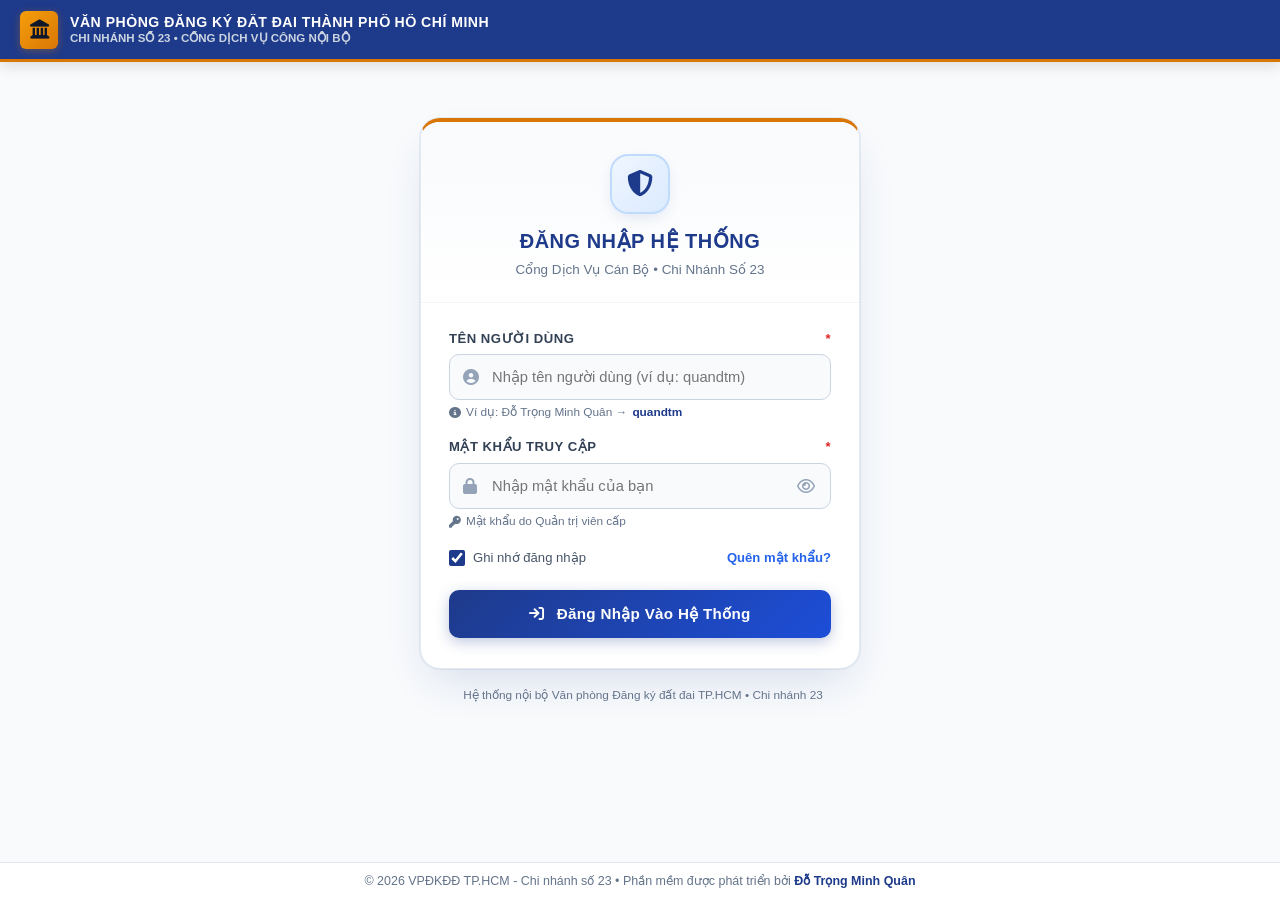
<file: index.html>
<!DOCTYPE html>
<html lang="vi">
<head>
  <meta charset="UTF-8">
  <meta name="viewport" content="width=device-width, initial-scale=1.0">
  <title>Cổng Dịch Vụ Nội Bộ - VPĐK Chi Nhánh 23</title>
  <!-- Modular CSS (Parallel Load - No @import) -->
  <link rel="stylesheet" href="css/variables.css">
  <link rel="stylesheet" href="css/base.css">
  <link rel="stylesheet" href="css/utilities.css">
  <link rel="stylesheet" href="css/hub.css">
  <link rel="stylesheet" href="https://cdnjs.cloudflare.com/ajax/libs/font-awesome/6.4.0/css/all.min.css">
  <!-- Module Quản lý Xác thực & Bảo mật -->
  <script src="js/auth.js"></script>
  <!-- Dữ liệu 610 câu nói tinh hoa của các vĩ nhân thế giới (Nạp bất đồng bộ để trang mở tức thì) -->
  <script src="js/quotes_data.js" defer></script>
  <!-- Layout Controller (Full-Width Topbar + Collapsible Sidebar) -->
  <script src="js/layout.js" defer></script>
  <!-- Logic Phân Hệ Hub & Đăng Nhập -->
  <script src="js/index.js" defer></script>
</head>
<body>

  <!-- Thông báo Toast Notification -->
  <div id="toastContainer" class="toast-container"></div>

  <!-- ==================== NỘI DUNG CHÍNH ==================== -->
  <main class="main-content">

    <!-- ==================== 1. MÀN HÌNH ĐĂNG NHẬP ==================== -->
    <section id="loginSection" class="login-wrapper">
      <div class="login-card">
        <!-- Đầu form: Xếp DỌC (TRÊN DƯỚI) hoàn toàn, không chia 2 cột -->
        <div class="login-card-header">
          <div class="login-icon-box">
            <i class="fa-solid fa-shield-halved"></i>
          </div>
          <h2 class="login-title">ĐĂNG NHẬP HỆ THỐNG</h2>
          <p class="login-subtitle">Cổng Dịch Vụ Cán Bộ &bull; Chi Nhánh Số 23</p>
        </div>

        <div class="login-card-body">
          <form id="loginForm" autocomplete="on">
            <div class="form-group">
              <label for="loginUsername" class="form-label">
                <span>Tên người dùng</span>
                <span class="required">*</span>
              </label>
              <div class="input-with-icon">
                <i class="fa-solid fa-circle-user input-icon-left"></i>
                <input type="text" id="loginUsername" class="form-control" placeholder="Nhập tên người dùng (ví dụ: quandtm)" required autocomplete="username">
              </div>
              <small class="field-hint">
                <i class="fa-solid fa-circle-info"></i> Ví dụ: Đỗ Trọng Minh Quân &rarr; <strong>quandtm</strong>
              </small>
            </div>

            <div class="form-group">
              <label for="loginPassword" class="form-label">
                <span>Mật khẩu truy cập</span>
                <span class="required">*</span>
              </label>
              <div class="input-with-icon password-input-group">
                <i class="fa-solid fa-lock input-icon-left"></i>
                <input type="password" id="loginPassword" class="form-control" placeholder="Nhập mật khẩu của bạn" required autocomplete="current-password">
                <button type="button" class="btn-toggle-password" id="btnToggleLoginPassword" title="Hiện/ẩn mật khẩu">
                  <i class="fa-regular fa-eye"></i>
                </button>
              </div>
              <small class="field-hint">
                <i class="fa-solid fa-key"></i> Mật khẩu do Quản trị viên cấp
              </small>
            </div>

            <div class="login-options-row">
              <label class="checkbox-label">
                <input type="checkbox" id="rememberMe" checked>
                <span>Ghi nhớ đăng nhập</span>
              </label>
              <button type="button" id="btnForgotPassword" class="btn-forgot-password">Quên mật khẩu?</button>
            </div>

            <button type="submit" id="btnLogin" class="btn btn-primary btn-block btn-login-submit">
              <i class="fa-solid fa-arrow-right-to-bracket mr-1"></i>
              <span class="btn-text">Đăng Nhập Vào Hệ Thống</span>
            </button>
          </form>
        </div>
      </div>

      <!-- Huy hiệu chứng thực bảo mật dưới form -->
      <div class="login-security-tag">
        <i class="fa-solid fa-shield-check"></i>
        <span>Hệ thống nội bộ Văn phòng Đăng ký đất đai TP.HCM &bull; Chi nhánh 23</span>
      </div>
    </section>

    <!-- ==================== 2. TRANG CHỦ / PORTAL HUB ==================== -->
    <section id="portalHubSection" class="hub-section d-none">
      <!-- Hero Banner với Lời chào thời gian thực & Thẻ Danh ngôn vĩ nhân (Mặc định Xanh Sương Băng Ice Glacier) -->
      <div class="hub-hero-banner theme-ice" id="hubHeroBanner">
        <div class="hub-hero-top-row">
          <div class="hub-greeting-box">
            <div class="hub-time-icon" id="hubTimeIcon">
              <i class="fa-solid fa-sun text-amber-500"></i>
            </div>
            <div>
              <h2 class="hub-greeting-title">
                <span id="hubTimeGreeting">Chào buổi sáng / Good morning</span>, <span id="hubGreetingName">Đồng chí</span>!
              </h2>
              <p class="hub-greeting-sub" id="hubGreetingSub">
                Chúc đồng chí một ngày làm việc hiệu quả, thuận lợi và tràn đầy năng lượng!
              </p>
            </div>
          </div>

          <div class="hub-hero-meta-cluster">
            <div class="hub-hero-meta">
              <div class="hub-hero-meta-item">
                <i class="fa-solid fa-building-user text-amber-500"></i>
                <span>Đơn vị: <strong>Chi nhánh số 23</strong></span>
              </div>
              <div class="hub-hero-meta-item">
                <i class="fa-solid fa-id-badge text-blue-600"></i>
                <span id="hubUserRole">Chức vụ: <strong>Cán bộ</strong></span>
              </div>
              <div class="hub-hero-meta-item">
                <i class="fa-solid fa-address-card text-emerald-600"></i>
                <span id="hubUserAccount">Tài khoản: <strong>Đang tải...</strong></span>
              </div>
              <div class="hub-hero-meta-item">
                <i class="fa-solid fa-calendar-day text-amber-600"></i>
                <span id="hubCurrentDate">Hôm nay</span>
              </div>
            </div>
          </div>
        </div>

        <!-- THẺ DANH NGÔN TINH HOA VĨ NHÂN TRUYỀN CẢM HỨNG -->
        <div class="hub-quote-card" id="hubQuoteCard">
          <div class="hub-quote-header">
            <div class="quote-header-left">
              <span class="quote-pill-tag">
                <i class="fa-solid fa-feather-pointed mr-1"></i> DANH NGÔN TINH HOA THẾ GIỚI
              </span>
              <span class="quote-category-tag" id="quoteCategory">Trí tuệ & Học hỏi</span>
            </div>
            <div class="quote-header-right">
              <span class="quote-index-tag" id="quoteIndexBadge">#1 / 610</span>
              <button type="button" class="btn-quote-action" id="btnRandomQuote" title="Đổi câu nói khác ngẫu nhiên">
                <i class="fa-solid fa-dice"></i>
                <span>Đổi câu khác</span>
              </button>
              <button type="button" class="btn-quote-action btn-quote-copy" id="btnCopyQuote" title="Sao chép câu nói này">
                <i class="fa-regular fa-copy"></i>
                <span>Sao chép</span>
              </button>
            </div>
          </div>

          <div class="hub-quote-body" id="quoteBodyContent">
            <i class="fa-solid fa-quote-left quote-watermark-icon"></i>
            <blockquote class="quote-vietnamese" id="quoteTextVi">
              "Học từ ngày hôm qua, sống cho ngày hôm nay, hy vọng vào ngày mai. Điều quan trọng nhất là không bao giờ ngừng đặt câu hỏi."
            </blockquote>
            <p class="quote-english" id="quoteTextEn">
              "Learn from yesterday, live for today, hope for tomorrow. The important thing is not to stop questioning."
            </p>
          </div>

          <div class="hub-quote-footer">
            <div class="quote-author-cluster">
              <div class="quote-author-avatar-icon">
                <i class="fa-solid fa-user-graduate"></i>
              </div>
              <div class="quote-author-details">
                <div class="quote-author-name-row">
                  <strong class="quote-author-name" id="quoteAuthorName">Albert Einstein</strong>
                  <span class="quote-author-era" id="quoteAuthorEra">(Thế kỷ 20)</span>
                </div>
                <div class="quote-author-title" id="quoteAuthorTitle">
                  Nhà vật lý lý thuyết đoạt giải Nobel, cha đẻ thuyết tương đối
                </div>
              </div>
            </div>
            <div class="quote-source-badge" id="quoteSource">
              <i class="fa-solid fa-book-bookmark"></i>
              <span>Xuất xứ: Tạp chí LIFE (1955)</span>
            </div>
          </div>
        </div>
      </div>

      <!-- TIÊU ĐỀ KHU VỰC PHÂN HỆ LÀM VIỆC -->
      <div class="modules-section-header">
        <div>
          <h3 class="modules-heading">
            <i class="fa-solid fa-cubes-stacked text-blue-600 mr-2"></i>
            PHÂN HỆ NGHIỆP VỤ NỘI BỘ
          </h3>
          <p class="modules-subheading">Truy cập nhanh vào các hệ thống chuyên môn của Chi nhánh số 23:</p>
        </div>
        <div>
          <a href="https://drive.google.com/drive/folders/1T2LVJKymM-52KBLNeabYxtAT4zfXneND" target="_blank" class="btn-drive-quick" title="Mở kho phần mềm và driver cài đặt cơ quan trên Google Drive" rel="noopener noreferrer">
            <i class="fa-solid fa-cloud-arrow-down mr-1"></i> Kho Cài Đặt (Drive)
          </a>
        </div>
      </div>

      <!-- GRID 5 PHÂN HỆ GỌN GÀNG, NHỎ NHẮN, KHÔNG DÀI DÒNG THỪA THÃI -->
      <div class="compact-modules-grid">
        <!-- Module 1: Đăng Ký Lịch Công Tác Tuần -->
        <a href="lich_tuan.html" class="compact-module-card card-mod-schedule" title="Truy cập Phân hệ Đăng ký lịch công tác tuần">
          <div class="mod-icon-wrapper">
            <i class="fa-solid fa-calendar-week"></i>
          </div>
          <div class="mod-info">
            <span class="mod-badge">Hành chính</span>
            <h4 class="mod-title">LỊCH CÔNG TÁC TUẦN</h4>
          </div>
          <div class="mod-action-arrow">
            <i class="fa-solid fa-arrow-right"></i>
          </div>
        </a>

        <!-- Module 2: IT Helpdesk -->
        <a href="it_helpdesk.html" class="compact-module-card card-mod-it" title="Truy cập Phân hệ IT Helpdesk">
          <div class="mod-icon-wrapper">
            <i class="fa-solid fa-headset"></i>
          </div>
          <div class="mod-info">
            <span class="mod-badge">Hỗ trợ</span>
            <h4 class="mod-title">IT HELPDESK</h4>
          </div>
          <div class="mod-action-arrow">
            <i class="fa-solid fa-arrow-right"></i>
          </div>
        </a>

        <!-- Module 3: Lãnh Đạo Giao Việc -->
        <a href="giao_viec.html" class="compact-module-card card-mod-task" title="Truy cập Phân hệ Lãnh đạo giao việc và theo dõi tiến độ">
          <div class="mod-icon-wrapper">
            <i class="fa-solid fa-list-check"></i>
          </div>
          <div class="mod-info">
            <span class="mod-badge">Điều hành</span>
            <h4 class="mod-title">LÃNH ĐẠO GIAO VIỆC</h4>
          </div>
          <div class="mod-action-arrow">
            <i class="fa-solid fa-arrow-right"></i>
          </div>
        </a>

        <!-- Module 4: Báo Cáo Tổ & KPI -->
        <a href="bao_cao_to.html" class="compact-module-card card-mod-report" title="Truy cập Phân hệ Báo cáo số liệu tổ và KPI">
          <div class="mod-icon-wrapper">
            <i class="fa-solid fa-chart-pie"></i>
          </div>
          <div class="mod-info">
            <span class="mod-badge">Chỉ tiêu KPI</span>
            <h4 class="mod-title">BÁO CÁO TỔ & KPI</h4>
          </div>
          <div class="mod-action-arrow">
            <i class="fa-solid fa-arrow-right"></i>
          </div>
        </a>

        <!-- Module 5: HRM - Tra Cứu Nhân Sự & Danh Bạ Cán Bộ -->
        <a href="hrm.html" class="compact-module-card card-mod-hrm" title="Truy cập Phân hệ HRM - Tra cứu nhân sự & danh bạ cán bộ">
          <div class="mod-icon-wrapper">
            <i class="fa-solid fa-users-viewfinder"></i>
          </div>
          <div class="mod-info">
            <span class="mod-badge">Nhân sự (HRM)</span>
            <h4 class="mod-title">TRA CỨU NHÂN SỰ</h4>
          </div>
          <div class="mod-action-arrow">
            <i class="fa-solid fa-arrow-right"></i>
          </div>
        </a>

        <!-- Module 6: Dashboard IT - Quản Trị Hệ Thống IT -->
        <a href="dashboard_it.html" class="compact-module-card card-mod-dashboard-it" title="Truy cập Dashboard Quản trị Hệ thống IT">
          <div class="mod-icon-wrapper">
            <i class="fa-solid fa-server"></i>
          </div>
          <div class="mod-info">
            <span class="mod-badge">Hạ tầng & Thiết bị</span>
            <h4 class="mod-title">DASHBOARD IT</h4>
          </div>
          <div class="mod-action-arrow">
            <i class="fa-solid fa-arrow-right"></i>
          </div>
        </a>
      </div>
    </section>

  </main>

  <!-- Module Controller js/index.js được nạp trong <head> với thuộc tính defer -->
</body>
</html>
</file>
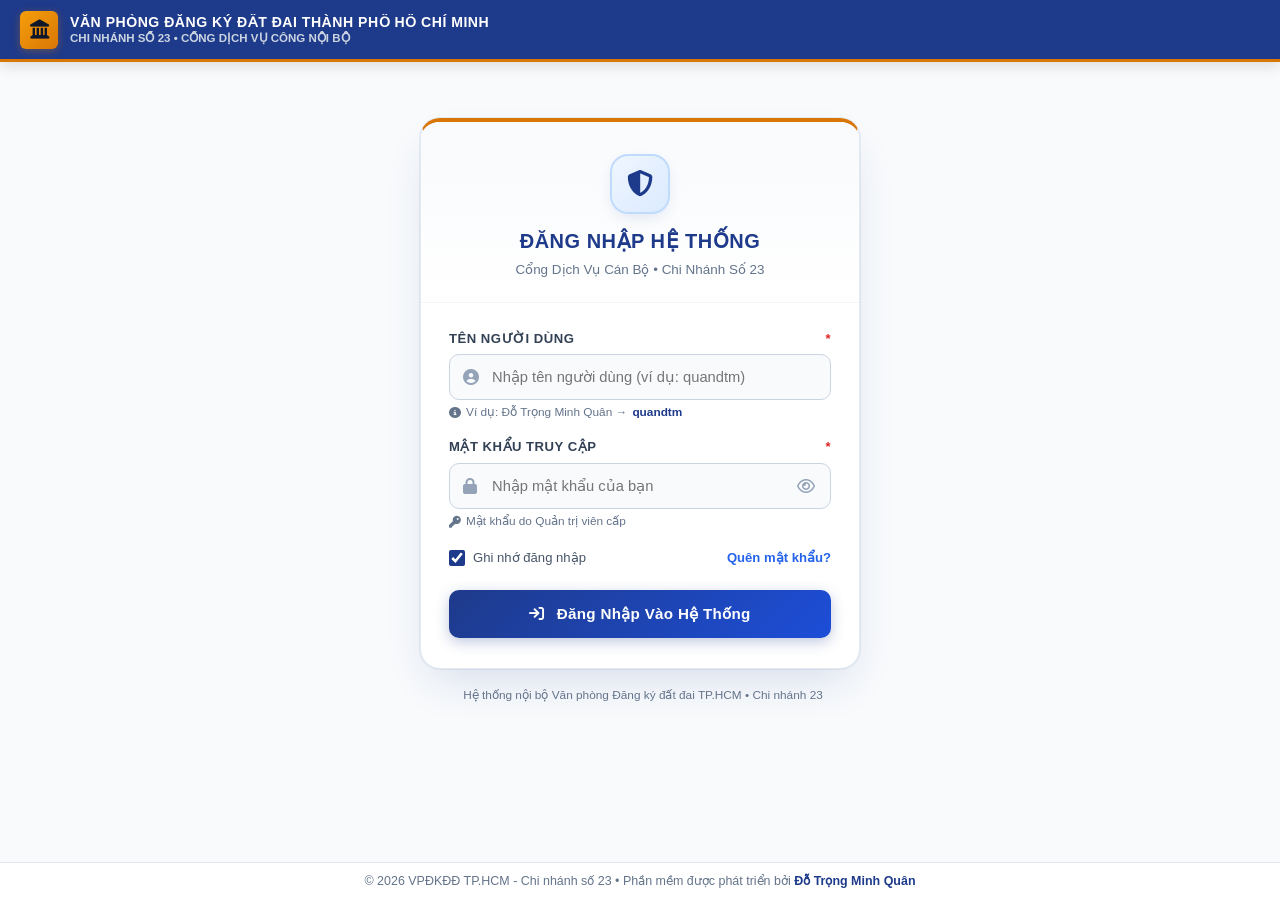
<file: bao_cao_to.html>
<!DOCTYPE html>
<html lang="vi">
<head>
  <meta charset="UTF-8">
  <meta name="viewport" content="width=device-width, initial-scale=1.0">
  <title>Báo Cáo Số Liệu Thực Hiện Cấp Tổ - Chi Nhánh Số 23</title>

  <!-- Modular CSS (Parallel Load - No @import - Pure Vanilla Web) -->
  <link rel="stylesheet" href="css/variables.css">
  <link rel="stylesheet" href="css/base.css">
  <link rel="stylesheet" href="css/utilities.css">
  <link rel="stylesheet" href="css/bao_cao_to.css">
  <link rel="stylesheet" href="https://cdnjs.cloudflare.com/ajax/libs/font-awesome/6.5.1/css/all.min.css">

  <!-- Rào chắn kiểm soát truy cập (Zero-Trust Route Guard) -->
  <script src="js/auth.js"></script>
  <script>FamilyAuth.requireAuth();</script>

  <!-- Layout Controller & Logic Phân Hệ Báo Cáo Tổ -->
  <script src="js/layout.js" defer></script>
  <script src="js/bao_cao_to.js" defer></script>
</head>
<body class="bg-[#f8fafc] text-slate-800 font-sans min-h-screen flex flex-col antialiased">

  <!-- ==================== TOAST NOTIFICATION CONTAINER ==================== -->
  <div id="toastContainer" class="fixed top-20 right-4 z-50 flex flex-col gap-2 pointer-events-none"></div>

  <!-- ==================== KHU VỰC NỘI DUNG CHÍNH (APP CONTAINER 1280PX) ==================== -->
  <main class="main-content app-container flex-1 max-w-7xl w-full mx-auto p-4 sm:p-6 space-y-6">

    <!-- Header Tiêu Đề Trang -->
    <div class="flex flex-wrap items-center justify-between gap-3 pb-3 border-b border-slate-200">
      <div>
        <h1 class="text-lg sm:text-2xl font-extrabold text-blue-950 flex items-center gap-2.5">
          <i class="fa-solid fa-chart-pie text-amber-500"></i>
          <span>BÁO CÁO CÔNG VIỆC HẰNG NGÀY CẤP TỔ</span>
          <span class="text-xs font-bold uppercase tracking-wider bg-blue-100 text-blue-800 px-2.5 py-1 rounded-full border border-blue-200">
            Chi Nhánh Số 23
          </span>
        </h1>
        <p class="text-xs text-slate-500 mt-1 flex items-center gap-2">
          <span>Thu thập và theo dõi khối lượng công việc phát sinh hằng ngày theo từng Tổ chuyên môn</span>
          <span class="text-slate-300">|</span>
          <span id="displayReporterInfo" class="text-slate-600 font-medium">
            <i class="fa-solid fa-user-pen mr-1 text-amber-500"></i> Đang xác thực cán bộ...
          </span>
        </p>
      </div>

      <!-- Trạng thái gửi & Nút thao tác nhanh -->
      <div class="flex items-center gap-2 flex-wrap">
        <span id="submissionStatusBadge" class="submit-status-badge pending">
          <i class="fa-solid fa-clock"></i> Đang kiểm tra trạng thái...
        </span>
        <button type="button" id="btnSaveDraftReport" class="inline-flex items-center gap-1.5 text-xs font-semibold bg-white hover:bg-slate-50 text-slate-700 border border-slate-300 px-3.5 py-2 rounded-xl transition shadow-sm active:scale-95">
          <i class="fa-regular fa-floppy-disk text-blue-600"></i>
          <span>Lưu nháp</span>
        </button>
        <button type="button" id="btnSubmitDailyReport" class="inline-flex items-center gap-1.5 text-xs font-bold bg-blue-800 hover:bg-blue-700 text-white px-4 py-2 rounded-xl transition shadow-md active:scale-95">
          <i class="fa-solid fa-paper-plane text-amber-400"></i>
          <span>Gửi Báo Cáo Ngày</span>
        </button>
      </div>
    </div>

    <!-- KHUNG ĐIỀU HƯỚNG NGÀY & BỘ LỌC TỔ CHUYÊN MÔN -->
    <section class="bg-white rounded-2xl border border-slate-200 p-4 sm:p-5 shadow-sm space-y-4">
      <div class="flex flex-wrap items-center justify-between gap-3 pb-3 border-b border-slate-100">
        <!-- Chọn Ngày Báo Cáo & Các Nút Sample Nhanh -->
        <div class="flex items-center gap-2.5 flex-wrap">
          <label for="reportDailyDateInput" class="text-xs font-bold text-slate-700 uppercase tracking-wide flex items-center gap-1.5">
            <i class="fa-regular fa-calendar text-blue-700"></i>
            <span>Ngày Báo Cáo:</span>
          </label>
          <input type="date" id="reportDailyDateInput" class="bg-slate-50 border border-slate-300 text-slate-800 rounded-xl px-3 py-1.5 text-xs font-extrabold focus:ring-2 focus:ring-blue-500 transition shadow-inner">

          <!-- 3 Nút Chọn Nhanh Data Samples để xem tức thì -->
          <div class="flex items-center gap-1.5 flex-wrap ml-1">
            <button type="button" class="btn-micro bg-blue-50 text-blue-800 border-blue-200 hover:bg-blue-100 font-bold" data-sample-day="0" title="Xem dữ liệu mẫu Hôm Nay">
              <i class="fa-solid fa-calendar-check mr-1 text-blue-600"></i>Sample 1 (Hôm nay)
            </button>
            <button type="button" class="btn-micro bg-emerald-50 text-emerald-800 border-emerald-200 hover:bg-emerald-100 font-bold" data-sample-day="1" title="Xem dữ liệu mẫu Hôm Qua">
              <i class="fa-solid fa-calendar-day mr-1 text-emerald-600"></i>Sample 2 (Hôm qua)
            </button>
            <button type="button" class="btn-micro bg-purple-50 text-purple-800 border-purple-200 hover:bg-purple-100 font-bold" data-sample-day="2" title="Xem dữ liệu mẫu Hôm Kia">
              <i class="fa-solid fa-calendar-minus mr-1 text-purple-600"></i>Sample 3 (Hôm kia)
            </button>
            <button type="button" class="btn-micro bg-amber-50 text-amber-800 border-amber-300 hover:bg-amber-100 font-bold" id="btnForceRecreateSamples" title="Nạp mới lại toàn bộ 3 bộ dữ liệu mẫu">
              <i class="fa-solid fa-arrows-rotate mr-1 text-amber-600"></i>Nạp Lại Data Samples
            </button>
          </div>
        </div>

        <!-- Các Nút Chọn Nhanh Tổ (Pills) -->
        <div class="flex items-center gap-1.5 flex-wrap">
          <button type="button" class="dept-pill-btn active" data-sec="ALL">
            <i class="fa-solid fa-layer-group text-blue-600"></i>
            <span>Toàn Đơn Vị (3 Tổ)</span>
          </button>
          <button type="button" class="dept-pill-btn" data-sec="SEC_1">
            <i class="fa-solid fa-certificate text-emerald-600"></i>
            <span>Tổ 1: ĐK & Cấp GCN</span>
          </button>
          <button type="button" class="dept-pill-btn" data-sec="SEC_2">
            <i class="fa-solid fa-compass-drafting text-blue-600"></i>
            <span>Tổ 2: Kỹ Thuật Địa Chính</span>
          </button>
          <button type="button" class="dept-pill-btn" data-sec="SEC_3">
            <i class="fa-solid fa-users-gear text-purple-600"></i>
            <span>Tổ 3: HCTH & Một Cửa</span>
          </button>
        </div>
      </div>

      <!-- BỘ LỌC DROPDOWN CHỌN TỔ & LỌC TRỰC TIẾP HẠNG MỤC -->
      <div class="grid grid-cols-1 sm:grid-cols-12 gap-3 items-center pt-1">
        <!-- Dropdown chọn Tổ -->
        <div class="sm:col-span-5">
          <label for="filterDailyDept" class="block text-[11px] font-bold text-slate-600 mb-1">
            <i class="fa-solid fa-filter text-blue-600 mr-1"></i> Chọn Tổ Chuyên Môn để xem:
          </label>
          <select id="filterDailyDept" class="w-full bg-slate-50 border border-slate-300 text-slate-900 rounded-xl px-3 py-2 text-xs font-bold focus:ring-2 focus:ring-blue-500 transition">
            <option value="ALL">-- Tất cả 3 Khối nghiệp vụ (Xem toàn bộ chi nhánh) --</option>
            <option value="SEC_1">I. Tổ Đăng ký & Cấp GCN (27 Nhân sự)</option>
            <option value="SEC_2">II. Tổ Kỹ thuật Địa chính & Lưu trữ (30 Nhân sự)</option>
            <option value="SEC_3">III. Tổ Hành chính - Tổng hợp & Một cửa (22 Nhân sự)</option>
          </select>
        </div>

        <!-- Dropdown lọc trực tiếp loại hồ sơ -->
        <div class="sm:col-span-5">
          <label for="selectFilterItemDirect" class="block text-[11px] font-bold text-slate-600 mb-1">
            <i class="fa-solid fa-list-check text-emerald-600 mr-1"></i> Lọc cụ thể loại hồ sơ:
          </label>
          <select id="selectFilterItemDirect" class="w-full bg-slate-50 border border-slate-300 text-slate-900 rounded-xl px-3 py-2 text-xs font-semibold focus:ring-2 focus:ring-blue-500 transition">
            <option value="ALL">-- Hiển thị tất cả 21 hạng mục --</option>
          </select>
        </div>

        <!-- Nút xóa lọc / xem tất cả -->
        <div class="sm:col-span-2 flex items-end">
          <button type="button" id="btnResetFilters" class="w-full text-xs font-bold bg-slate-100 hover:bg-slate-200 text-slate-700 py-2 px-3 rounded-xl transition border border-slate-300 flex items-center justify-center gap-1.5 active:scale-95">
            <i class="fa-solid fa-rotate-left text-slate-500"></i>
            <span>Xem tất cả</span>
          </button>
        </div>
      </div>
    </section>

    <!-- KHU VỰC DÀNH CHO USER: KHÔNG GIAN NHẬP LIỆU BÁO CÁO CỦA CÁN BỘ TỔ -->
    <section id="userWorkspaceHub" class="bg-gradient-to-r from-teal-800 to-teal-950 text-white rounded-2xl p-5 shadow-md flex flex-wrap items-center justify-between gap-4">
      <div class="flex items-center gap-3.5">
        <div class="w-12 h-12 rounded-xl bg-teal-700/60 border border-teal-500/40 flex items-center justify-center text-2xl text-teal-200">
          <i class="fa-solid fa-file-signature"></i>
        </div>
        <div>
          <span class="text-xs font-bold uppercase tracking-wider text-teal-300">Không Gian Báo Cáo Cán Bộ</span>
          <h2 id="userWorkspaceTitle" class="text-base sm:text-lg font-extrabold text-white">
            TỔ KỸ THUẬT ĐỊA CHÍNH VÀ LƯU TRỮ
          </h2>
          <p class="text-xs text-teal-200/80 mt-0.5">
            Đồng chí vui lòng rà soát số liệu thực tế trong ngày của Tổ và bấm <strong class="text-amber-300">"GỬI BÁO CÁO LÊN LÃNH ĐẠO"</strong> khi hoàn tất.
          </p>
        </div>
      </div>
      <div>
        <button type="button" id="btnUserSubmitReport" class="px-5 py-2.5 text-xs font-bold text-white bg-amber-500 hover:bg-amber-600 rounded-xl shadow-lg transition active:scale-95 flex items-center gap-2">
          <i class="fa-solid fa-paper-plane text-amber-100 text-sm"></i>
          <span>GỬI BÁO CÁO LÊN LÃNH ĐẠO</span>
        </button>
      </div>
    </section>

    <!-- 3 THẺ GIÁM SÁT TIẾN ĐỘ THEO TỪNG TỔ (MONITORING CARDS - CHỈ ADMIN) -->
    <section id="adminMonitoringSection" class="dept-monitor-grid">
      <!-- Tổ 1 -->
      <div class="dept-monitor-card" id="cardMonitorSec1">
        <div class="dept-monitor-header">
          <span class="font-bold text-xs text-blue-950 flex items-center gap-1.5">
            <i class="fa-solid fa-certificate text-emerald-600"></i>
            <span>TỔ 1: ĐK & CẤP GCN</span>
          </span>
          <span class="text-[10px] font-bold px-2 py-0.5 rounded-full bg-emerald-50 text-emerald-700 border border-emerald-200" id="badgeStatusSec1">
            Đang theo dõi
          </span>
        </div>
        <div class="dept-monitor-stats">
          <div>
            <div class="text-[10px] font-bold text-slate-400 uppercase">Tiếp nhận</div>
            <strong class="dept-monitor-stat-val text-blue-800" id="monNhanSec1">0</strong>
          </div>
          <div>
            <div class="text-[10px] font-bold text-slate-400 uppercase">Đã xử lý</div>
            <strong class="dept-monitor-stat-val text-emerald-700" id="monGqSec1">0</strong>
          </div>
          <div>
            <div class="text-[10px] font-bold text-slate-400 uppercase">Chưa xong</div>
            <strong class="dept-monitor-stat-val text-rose-600" id="monChuaSec1">0</strong>
          </div>
        </div>
        <div class="dept-monitor-footer">
          <span class="text-slate-400" id="monTimeSec1">Chưa cập nhật</span>
          <button type="button" class="btn-micro" data-focus-dept="SEC_1">
            <i class="fa-solid fa-eye mr-1"></i>Xem Tổ 1
          </button>
        </div>
      </div>

      <!-- Tổ 2 -->
      <div class="dept-monitor-card" id="cardMonitorSec2">
        <div class="dept-monitor-header">
          <span class="font-bold text-xs text-blue-950 flex items-center gap-1.5">
            <i class="fa-solid fa-compass-drafting text-blue-600"></i>
            <span>TỔ 2: KỸ THUẬT ĐỊA CHÍNH</span>
          </span>
          <span class="text-[10px] font-bold px-2 py-0.5 rounded-full bg-blue-50 text-blue-700 border border-blue-200" id="badgeStatusSec2">
            Đang theo dõi
          </span>
        </div>
        <div class="dept-monitor-stats">
          <div>
            <div class="text-[10px] font-bold text-slate-400 uppercase">Tiếp nhận</div>
            <strong class="dept-monitor-stat-val text-blue-800" id="monNhanSec2">0</strong>
          </div>
          <div>
            <div class="text-[10px] font-bold text-slate-400 uppercase">Đã xử lý</div>
            <strong class="dept-monitor-stat-val text-emerald-700" id="monGqSec2">0</strong>
          </div>
          <div>
            <div class="text-[10px] font-bold text-slate-400 uppercase">Chưa xong</div>
            <strong class="dept-monitor-stat-val text-rose-600" id="monChuaSec2">0</strong>
          </div>
        </div>
        <div class="dept-monitor-footer">
          <span class="text-slate-400" id="monTimeSec2">Chưa cập nhật</span>
          <button type="button" class="btn-micro" data-focus-dept="SEC_2">
            <i class="fa-solid fa-eye mr-1"></i>Xem Tổ 2
          </button>
        </div>
      </div>

      <!-- Tổ 3 -->
      <div class="dept-monitor-card" id="cardMonitorSec3">
        <div class="dept-monitor-header">
          <span class="font-bold text-xs text-blue-950 flex items-center gap-1.5">
            <i class="fa-solid fa-users-gear text-purple-600"></i>
            <span>TỔ 3: HCTH & MỘT CỬA</span>
          </span>
          <span class="text-[10px] font-bold px-2 py-0.5 rounded-full bg-purple-50 text-purple-700 border border-purple-200" id="badgeStatusSec3">
            Đang theo dõi
          </span>
        </div>
        <div class="dept-monitor-stats">
          <div>
            <div class="text-[10px] font-bold text-slate-400 uppercase">Tiếp nhận</div>
            <strong class="dept-monitor-stat-val text-blue-800" id="monNhanSec3">0</strong>
          </div>
          <div>
            <div class="text-[10px] font-bold text-slate-400 uppercase">Đã xử lý</div>
            <strong class="dept-monitor-stat-val text-emerald-700" id="monGqSec3">0</strong>
          </div>
          <div>
            <div class="text-[10px] font-bold text-slate-400 uppercase">Chưa xong</div>
            <strong class="dept-monitor-stat-val text-rose-600" id="monChuaSec3">0</strong>
          </div>
        </div>
        <div class="dept-monitor-footer">
          <span class="text-slate-400" id="monTimeSec3">Chưa cập nhật</span>
          <button type="button" class="btn-micro" data-focus-dept="SEC_3">
            <i class="fa-solid fa-eye mr-1"></i>Xem Tổ 3
          </button>
        </div>
      </div>
    </section>

    <!-- THẺ THỐNG KÊ KPI MINI (TỔNG KẾT THEO BỘ LỌC NGÀY) -->
    <section class="daily-kpi-grid">
      <!-- KPI 1: Tồn trước -->
      <div class="daily-kpi-card">
        <div class="daily-kpi-icon bg-slate-100 text-slate-600 border border-slate-200">
          <i class="fa-solid fa-clock-rotate-left"></i>
        </div>
        <div>
          <p class="text-[11px] font-bold text-slate-400 uppercase tracking-wider">Tồn kỳ trước</p>
          <h3 id="kpiDailyTon" class="daily-kpi-val text-slate-700">0</h3>
          <p class="text-[11px] text-slate-400">Đầu kỳ báo cáo</p>
        </div>
      </div>

      <!-- KPI 2: Tiếp nhận mới -->
      <div class="daily-kpi-card">
        <div class="daily-kpi-icon bg-blue-50 text-blue-700 border border-blue-100">
          <i class="fa-solid fa-inbox"></i>
        </div>
        <div>
          <p class="text-[11px] font-bold text-blue-500 uppercase tracking-wider">Tiếp nhận trong ngày</p>
          <h3 id="kpiDailyNhan" class="daily-kpi-val text-blue-900">0</h3>
          <p class="text-[11px] text-blue-600 font-semibold">Phát sinh mới</p>
        </div>
      </div>

      <!-- KPI 3: Đã giải quyết -->
      <div class="daily-kpi-card">
        <div class="daily-kpi-icon bg-emerald-50 text-emerald-600 border border-emerald-100">
          <i class="fa-solid fa-circle-check"></i>
        </div>
        <div>
          <p class="text-[11px] font-bold text-emerald-600 uppercase tracking-wider">Đã giải quyết</p>
          <h3 id="kpiDailyGQ" class="daily-kpi-val text-emerald-700">0</h3>
          <p id="kpiDailySolveRate" class="text-[11px] text-emerald-600 font-semibold truncate">Tỉ lệ: 0.0%</p>
        </div>
      </div>

      <!-- KPI 4: Chưa giải quyết -->
      <div class="daily-kpi-card">
        <div class="daily-kpi-icon bg-rose-50 text-rose-600 border border-rose-100">
          <i class="fa-solid fa-hourglass-half"></i>
        </div>
        <div>
          <p class="text-[11px] font-bold text-rose-500 uppercase tracking-wider">Chưa giải quyết</p>
          <h3 id="kpiDailyChua" class="daily-kpi-val text-rose-700">0</h3>
          <p class="text-[11px] text-rose-500 font-semibold">Tồn đọng chuyển tiếp</p>
        </div>
      </div>
    </section>

    <!-- BỘ NHẬP NHANH TỪNG MỤC (QUICK ENTRY TOOLBAR) -->
    <section class="quick-entry-box space-y-3">
      <div class="flex items-center justify-between">
        <h3 class="text-xs font-bold uppercase tracking-wider text-slate-700 flex items-center gap-1.5">
          <i class="fa-solid fa-bolt text-amber-500"></i>
          <span>Cập nhật nhanh từng hạng mục công việc</span>
        </h3>
        <span class="text-[11px] text-slate-500 hidden sm:inline">
          Chọn mục để điền số liệu nhanh hoặc gõ trực tiếp vào từng ô bảng bên dưới
        </span>
      </div>

      <div class="grid grid-cols-1 sm:grid-cols-12 gap-2.5 items-end">
        <!-- Dropdown chọn hạng mục -->
        <div class="sm:col-span-4">
          <label for="quickItemSelect" class="block text-[11px] font-bold text-slate-600 mb-1">Hạng mục công việc:</label>
          <select id="quickItemSelect" class="w-full bg-white border border-slate-300 text-slate-800 rounded-xl px-2.5 py-1.5 text-xs font-semibold focus:ring-2 focus:ring-blue-500 transition">
            <option value="">-- Chọn loại hồ sơ / công việc --</option>
          </select>
        </div>

        <!-- Tồn trước -->
        <div class="sm:col-span-2">
          <label for="quickInTon" class="block text-[11px] font-bold text-slate-600 mb-1">Tồn kỳ trước:</label>
          <input type="number" min="0" id="quickInTon" value="0" class="w-full bg-white border border-slate-300 text-slate-800 rounded-xl px-2.5 py-1.5 text-xs font-bold text-right focus:ring-2 focus:ring-blue-500 transition">
        </div>

        <!-- Tiếp nhận -->
        <div class="sm:col-span-2">
          <label for="quickInNhan" class="block text-[11px] font-bold text-blue-700 mb-1">Tiếp nhận:</label>
          <input type="number" min="0" id="quickInNhan" value="0" class="w-full bg-white border border-slate-300 text-blue-800 rounded-xl px-2.5 py-1.5 text-xs font-bold text-right focus:ring-2 focus:ring-blue-500 transition">
        </div>

        <!-- Đã giải quyết -->
        <div class="sm:col-span-2">
          <label for="quickInGQ" class="block text-[11px] font-bold text-emerald-700 mb-1">Đã giải quyết:</label>
          <input type="number" min="0" id="quickInGQ" value="0" class="w-full bg-white border border-slate-300 text-emerald-800 rounded-xl px-2.5 py-1.5 text-xs font-bold text-right focus:ring-2 focus:ring-blue-500 transition">
        </div>

        <!-- Nút áp dụng -->
        <div class="sm:col-span-2 flex gap-1.5">
          <button type="button" id="btnApplyQuickEntry" class="w-full text-xs font-bold bg-amber-500 hover:bg-amber-600 text-white py-1.5 px-3 rounded-xl transition shadow active:scale-95 flex items-center justify-center gap-1.5">
            <i class="fa-solid fa-check"></i>
            <span>Cập nhật</span>
          </button>
        </div>
      </div>
    </section>

    <!-- KHU VỰC BẢNG NHẬP LIỆU BIỂU MẪU CHÍNH -->
    <section class="bg-white rounded-2xl border border-slate-200 p-4 sm:p-5 shadow-sm space-y-4">
      <div class="flex flex-wrap items-center justify-between gap-3">
        <div>
          <h2 id="displayCurrentDeptTitle" class="text-sm sm:text-base font-extrabold text-blue-950 flex items-center gap-2">
            TỔ 1: ĐĂNG KÝ & CẤP GCN
          </h2>
          <p class="text-xs text-slate-500">
            Các ô màu trắng có thể chỉnh sửa trực tiếp. Ô xám nhạt tự động tính toán tổng số và tồn đọng.
          </p>
        </div>

        <!-- Nhóm nút hỗ trợ kiểm thử và quản lý biểu mẫu -->
        <div class="flex items-center gap-2 flex-wrap">
          <button type="button" id="btnLoadExcelBaseline" class="inline-flex items-center gap-1 text-xs font-semibold bg-emerald-50 hover:bg-emerald-100 text-emerald-700 border border-emerald-300 px-3 py-1.5 rounded-xl transition" title="Nạp số liệu đối soát từ file Excel mẫu">
            <i class="fa-solid fa-file-excel text-emerald-600"></i>
            <span>Nạp mẫu Excel</span>
          </button>
          <button type="button" id="btnResetDailyInputs" class="inline-flex items-center gap-1 text-xs font-semibold bg-slate-100 hover:bg-slate-200 text-slate-700 px-3 py-1.5 rounded-xl transition" title="Đưa tất cả các ô về 0">
            <i class="fa-solid fa-rotate-left"></i>
            <span>Về 0</span>
          </button>
        </div>
      </div>

      <!-- Bảng dữ liệu nhập liệu -->
      <div class="daily-table-container">
        <table class="daily-data-table">
          <thead>
            <tr>
              <th class="col-id">Mã</th>
              <th class="col-name">Loại hồ sơ / Hạng mục công việc hằng ngày</th>
              <th class="col-num">Số tồn trước</th>
              <th class="col-num">Tiếp nhận</th>
              <th class="col-num">Tổng cần xử lý</th>
              <th class="col-num">Đã giải quyết</th>
              <th class="col-num">Chưa xử lý</th>
              <th class="col-rate">Tiến độ (%)</th>
              <th class="col-note">Ghi chú / Căn cứ</th>
            </tr>
          </thead>
          <tbody id="dailyTableBody">
            <!-- Được render tự động từ JS -->
          </tbody>
        </table>
      </div>

      <!-- Hướng dẫn nhanh cho cán bộ -->
      <div class="p-3 bg-blue-50 border border-blue-200 rounded-xl flex items-start gap-2.5 text-xs text-blue-900">
        <i class="fa-solid fa-circle-question text-blue-600 mt-0.5 shrink-0 text-sm"></i>
        <div>
          <span class="font-bold">Ghi chú cho cán bộ điền biểu mẫu:</span>
          Dữ liệu bạn gõ sẽ được tự động lưu nháp tức thì vào máy tính văn phòng. Sau khi rà soát chính xác số liệu trong ngày của Tổ, vui lòng bấm nút <strong class="text-blue-950 font-bold">"Gửi Báo Cáo Ngày"</strong> ở góc trên bên phải để hoàn tất báo cáo lên Ban Giám đốc và Tổ Hành chính - Tổng hợp.
        </div>
      </div>
    </section>

    <!-- ========================================================================= -->
    <!-- BẢNG THEO DÕI & LỊCH SỬ BÁO CÁO CÔNG VIỆC CÁC NGÀY (CHỈ DÀNH CHO ADMIN) -->
    <!-- Phân quyền: Chỉ Đỗ Trọng Minh Quân (quandtm) & Nguyễn Thị Bích Tuyền (tuyenntb) -->
    <!-- ========================================================================= -->
    <section id="historyTrackingSection" class="bg-white rounded-2xl border border-slate-200 p-4 sm:p-5 shadow-sm space-y-4">
      <div class="flex flex-wrap items-center justify-between gap-3 pb-3 border-b border-slate-200">
        <div>
          <h2 class="text-sm sm:text-base font-extrabold text-blue-950 flex items-center gap-2">
            <i class="fa-solid fa-clock-rotate-left text-amber-500"></i>
            <span>BẢNG THEO DÕI & LỊCH SỬ BÁO CÁO (DÀNH CHO LÃNH ĐẠO & ADMIN)</span>
          </h2>
          <p class="text-xs text-slate-500">
            Theo dõi tiến độ, đối soát khối lượng công việc hằng ngày của các Tổ và lọc theo khoảng thời gian
          </p>
        </div>

        <div class="flex items-center gap-2">
          <button type="button" id="btnClearDailyHistory" class="inline-flex items-center gap-1.5 text-xs font-semibold text-rose-600 hover:text-rose-700 bg-rose-50 hover:bg-rose-100 border border-rose-200 px-3 py-1.5 rounded-xl transition">
            <i class="fa-solid fa-trash-can"></i>
            <span>Xóa lịch sử</span>
          </button>
        </div>
      </div>

      <!-- BỘ LỌC TỪ NGÀY ĐẾN NGÀY & LỌC TỔ TRONG LỊCH SỬ -->
      <div class="p-3.5 bg-slate-50 border border-slate-200 rounded-xl grid grid-cols-1 sm:grid-cols-12 gap-3 items-end text-xs">
        <!-- Từ ngày -->
        <div class="sm:col-span-3">
          <label for="filterHistoryFromDate" class="block font-bold text-slate-700 mb-1">
            <i class="fa-regular fa-calendar-minus text-blue-600 mr-1"></i> Từ ngày:
          </label>
          <input type="date" id="filterHistoryFromDate" class="w-full bg-white border border-slate-300 rounded-lg px-2.5 py-1.5 font-semibold text-slate-800">
        </div>

        <!-- Đến ngày -->
        <div class="sm:col-span-3">
          <label for="filterHistoryToDate" class="block font-bold text-slate-700 mb-1">
            <i class="fa-regular fa-calendar-plus text-blue-600 mr-1"></i> Đến ngày:
          </label>
          <input type="date" id="filterHistoryToDate" class="w-full bg-white border border-slate-300 rounded-lg px-2.5 py-1.5 font-semibold text-slate-800">
        </div>

        <!-- Lọc Tổ -->
        <div class="sm:col-span-4">
          <label for="filterHistoryDept" class="block font-bold text-slate-700 mb-1">
            <i class="fa-solid fa-building-user text-purple-600 mr-1"></i> Tổ chuyên môn:
          </label>
          <select id="filterHistoryDept" class="w-full bg-white border border-slate-300 rounded-lg px-2.5 py-1.5 font-bold text-slate-800">
            <option value="ALL">-- Tất cả các Tổ (Toàn đơn vị) --</option>
            <option value="SEC_1">Tổ 1: ĐK & Cấp GCN</option>
            <option value="SEC_2">Tổ 2: Kỹ thuật địa chính & Lưu trữ</option>
            <option value="SEC_3">Tổ 3: HCTH & Một cửa</option>
          </select>
        </div>

        <!-- Nút áp dụng bộ lọc -->
        <div class="sm:col-span-2 flex gap-1.5">
          <button type="button" id="btnApplyHistoryFilter" class="w-full font-bold bg-blue-800 hover:bg-blue-700 text-white py-2 px-3 rounded-lg shadow-sm transition active:scale-95 flex items-center justify-center gap-1">
            <i class="fa-solid fa-filter"></i>
            <span>Lọc</span>
          </button>
          <button type="button" id="btnResetHistoryFilter" class="font-bold bg-white hover:bg-slate-100 text-slate-600 border border-slate-300 py-2 px-2.5 rounded-lg transition" title="Đặt lại bộ lọc">
            <i class="fa-solid fa-rotate"></i>
          </button>
        </div>
      </div>

      <!-- Bảng danh sách các ngày báo cáo đã lưu -->
      <div class="daily-table-container">
        <table class="daily-data-table">
          <thead>
            <tr>
              <th style="width: 45px; text-align: center;">STT</th>
              <th style="width: 110px;">Ngày báo cáo</th>
              <th>Đơn vị / Tổ chuyên môn</th>
              <th class="col-num">Số tồn trước</th>
              <th class="col-num">Tiếp nhận</th>
              <th class="col-num">Đã xử lý</th>
              <th class="col-num">Chưa xử lý</th>
              <th class="col-rate">Tỉ lệ (%)</th>
              <th style="width: 160px;">Người gửi / Giờ gửi</th>
              <th style="width: 90px; text-align: center;">Thao tác</th>
            </tr>
          </thead>
          <tbody id="dailyHistoryTableBody">
            <!-- Được render tự động từ JS -->
          </tbody>
        </table>
      </div>
    </section>

  </main>

</body>
</html>
</file>
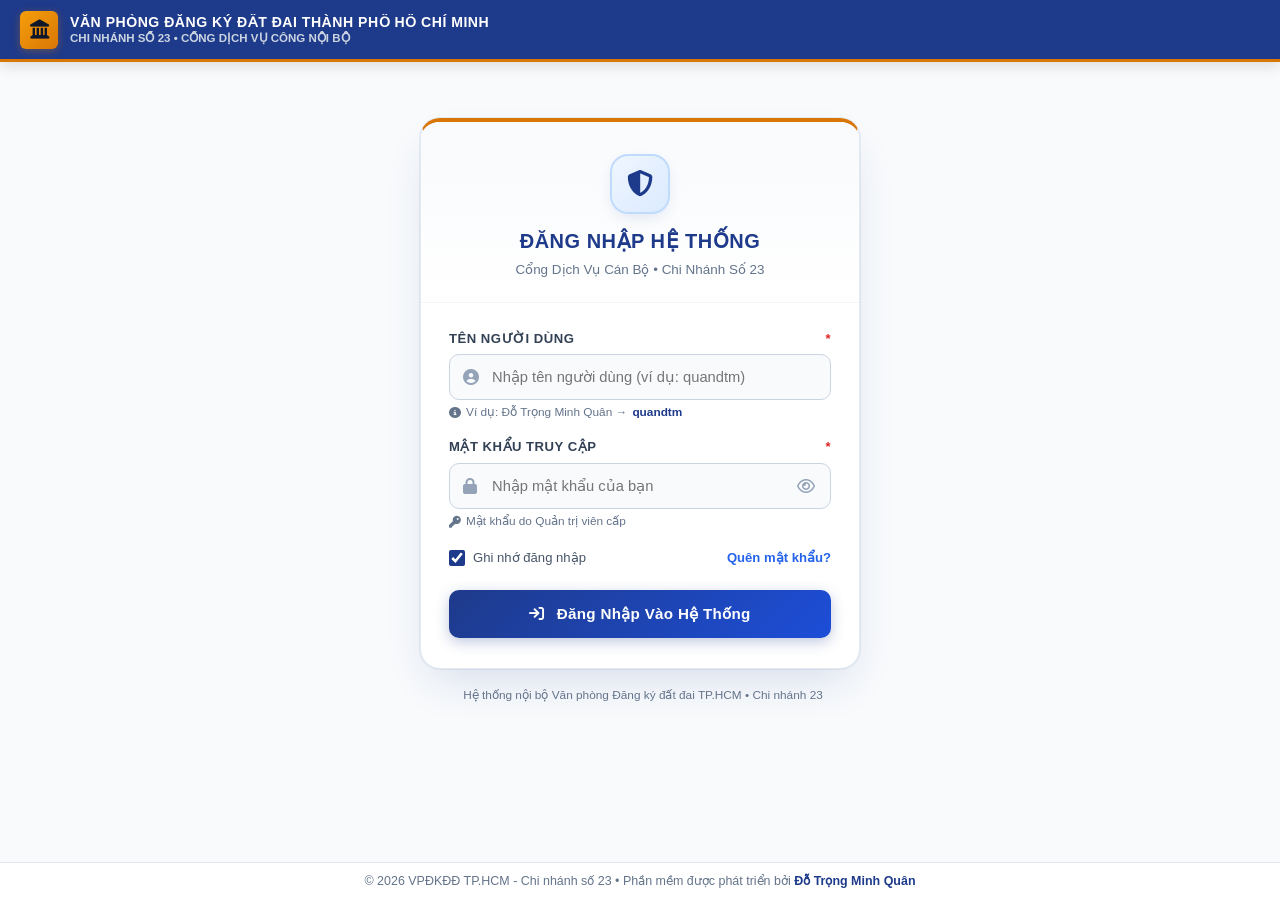
<file: dashboard_it.html>
<!DOCTYPE html>
<html lang="vi">
<head>
  <meta charset="UTF-8">
  <meta name="viewport" content="width=device-width, initial-scale=1.0">
  <title>Dashboard IT - Bảng Điều Hành & Quản Trị Hệ Thống - Chi Nhánh Số 23</title>

  <!-- Modular CSS (Parallel Load - Pure Vanilla Static Web) -->
  <link rel="stylesheet" href="css/variables.css">
  <link rel="stylesheet" href="css/base.css">
  <link rel="stylesheet" href="css/utilities.css">
  <link rel="stylesheet" href="css/dashboard_it.css">
  <link rel="stylesheet" href="https://cdnjs.cloudflare.com/ajax/libs/font-awesome/6.4.0/css/all.min.css">

  <!-- Rào chắn kiểm soát truy cập (Zero-Trust Route Guard) -->
  <script src="js/auth.js"></script>
  <script>FamilyAuth.requireAuth();</script>

  <!-- Layout Controller & Logic Phân Hệ Dashboard IT (Deferred) -->
  <script src="js/layout.js" defer></script>
  <script src="js/dashboard_it.js" defer></script>
</head>
<body class="antialiased bg-slate-50 text-slate-900">

  <!-- Thông báo Toast Notification -->
  <div id="toastContainer" class="toast-container"></div>

  <!-- Mobile Sidebar Backdrop Overlay -->
  <div id="sidebar-overlay" class="dashboard-overlay hidden lg:hidden"></div>

  <!-- Wrapper Flex for Sidebar & Main Content -->
  <div class="dashboard-wrapper">

    <!-- ================= LEFT SIDEBAR NAVIGATION ================= -->
    <aside id="sidebar" class="dashboard-sidebar -translate-x-full lg:translate-x-0">
      
      <!-- Sidebar Header -->
      <div class="p-4 border-b border-slate-100 flex items-center justify-between">
        <div class="flex items-center space-x-2.5">
          <div class="w-8 h-8 rounded-lg bg-sky-600 flex items-center justify-center text-white shadow-2xs shrink-0">
            <i class="fa-solid fa-server text-xs"></i>
          </div>
          <div>
            <h2 class="text-xs font-bold text-slate-900 tracking-tight uppercase">DASHBOARD IT</h2>
            <p class="text-[10px] font-semibold text-sky-700">Hạ Tầng &amp; Thiết Bị</p>
          </div>
        </div>
        <!-- Close Button Mobile -->
        <button onclick="toggleSidebar()" class="lg:hidden p-1.5 rounded-lg text-slate-400 hover:text-slate-600 hover:bg-slate-100" aria-label="Đóng menu">
          <i class="fa-solid fa-xmark text-lg"></i>
        </button>
      </div>

      <!-- Quick Status Badge -->
      <div class="px-5 py-3 bg-slate-50/80 border-b border-slate-100 flex items-center justify-between text-xs">
        <span class="inline-flex items-center text-emerald-700 font-semibold">
          <span class="w-2 h-2 mr-2 bg-emerald-500 rounded-full animate-pulse"></span>
          Hệ Thống Trực Tuyến
        </span>
        <span class="text-[11px] text-slate-500 font-medium">Năm 2026</span>
      </div>

      <!-- Sidebar Navigation Links: ĐÚNG 4 MỤC YÊU CẦU -->
      <div class="flex-1 overflow-y-auto p-4 space-y-6">
        <div>
          <div class="px-3 mb-2 text-[11px] font-bold uppercase tracking-wider text-slate-400">
            Điều Hành & Số Liệu Thiết Bị
          </div>
          <div class="space-y-1">
            <button onclick="switchTab('tab-overview')" id="btn-tab-overview" class="nav-item nav-item-active" title="Xem tổng quan thiết bị đang dùng">
              <i class="fa-solid fa-chart-pie w-5 text-sky-600 mr-2.5 text-sm"></i>
              <span>1. Tổng Quan Thiết Bị Đang Dùng</span>
            </button>
            
            <button onclick="switchTab('tab-inventory')" id="btn-tab-inventory" class="nav-item" title="Xem sổ kiểm kê đối soát thiết bị">
              <i class="fa-solid fa-boxes-packing w-5 text-indigo-600 mr-2.5 text-sm"></i>
              <span>2. Kiểm Kê: Đang Dùng vs Thanh Lý</span>
            </button>
            
            <button onclick="switchTab('tab-network')" id="btn-tab-network" class="nav-item" title="Xem dải IP và phòng máy chủ">
              <i class="fa-solid fa-network-wired w-5 text-emerald-600 mr-2.5 text-sm"></i>
              <span>3. Phòng Server & Mạng IP</span>
            </button>
            
            <button onclick="switchTab('tab-toner')" id="btn-tab-toner" class="nav-item" title="Tra cứu mã hộp mực máy in">
              <i class="fa-solid fa-print w-5 text-amber-600 mr-2.5 text-sm"></i>
              <span>4. Tra Cứu Vật Tư & Mã Mực In</span>
            </button>
          </div>
        </div>
      </div>
    </aside>

    <!-- ================= MAIN CONTENT WRAPPER ================= -->
    <div class="dashboard-main">

      <!-- Main Dynamic Content Area -->
      <main class="dashboard-content-area">

        <!-- Thanh công cụ điều hướng Mobile (Chỉ hiện trên màn hình < 1024px) -->
        <div class="lg:hidden mb-4 flex items-center justify-between bg-white p-3 rounded-xl border border-slate-200 shadow-2xs no-print">
          <button onclick="toggleSidebar()" class="inline-flex items-center gap-2 px-3 py-1.5 rounded-lg text-xs font-semibold bg-sky-50 text-sky-700 hover:bg-sky-100 transition" aria-label="Mở menu điều hướng">
            <i class="fa-solid fa-bars"></i>
            <span>Menu IT</span>
          </button>
          <span class="text-xs font-semibold text-slate-600 truncate max-w-[200px]" id="mobileCurrentTab">1. Tổng Quan Thiết Bị Đang Dùng</span>
          <button onclick="window.print()" class="p-1.5 rounded-lg text-slate-500 hover:text-slate-800 hover:bg-slate-100 transition" title="In Báo Cáo">
            <i class="fa-solid fa-print"></i>
          </button>
        </div>
        
        <!-- Tab 1: Tổng Quan Thiết Bị Đang Dùng -->
        <section id="tab-overview" class="tab-content block space-y-6">
          <!-- Header Section Note -->
        <div class="bg-gradient-to-r from-sky-50 via-indigo-50 to-white border border-sky-200 rounded-2xl p-5 shadow-2xs flex flex-col sm:flex-row sm:items-center justify-between gap-4">
          <div class="space-y-1">
            <div class="flex items-center space-x-2">
              <span class="px-2.5 py-0.5 rounded-md text-[11px] font-bold uppercase bg-sky-600 text-white shadow-2xs">Thống Kê Hiện Trạng</span>
              <span class="text-xs font-medium text-slate-500">Cập nhật theo danh mục kiểm kê thực tế năm 2026</span>
            </div>
            <h3 class="text-base sm:text-lg font-extrabold text-slate-900 tracking-tight">
              Tổng Quan Số Lượng Thiết Bị Đang Vận Hành Phục Vụ 85 CBCNV
            </h3>
            <p class="text-xs text-slate-600 leading-relaxed">
              Trích xuất từ <strong>Danh sách máy tính - máy in - máy photo - máy scan đang sử dụng năm 2026</strong> và <strong>Bảng đối chiếu định mức CN23</strong>.
            </p>
          </div>
          
          <div class="flex sm:flex-col items-center sm:items-end justify-between gap-2 shrink-0">
            <span class="text-xs text-slate-500">Tỷ lệ thiết bị hoạt động tốt:</span>
            <span class="text-xl sm:text-2xl font-black text-emerald-600 bg-emerald-50 px-3 py-1 rounded-xl border border-emerald-200">
              61.3% <span class="text-xs font-normal text-slate-500">(130 / 212)</span>
            </span>
          </div>
        </div>

        <!-- 6 Metrics Cards: TẬP TRUNG THIẾT BỊ ĐANG DÙNG ĐƯỢC -->
        <div class="grid grid-cols-1 sm:grid-cols-2 lg:grid-cols-3 xl:grid-cols-6 gap-4">
          
          <!-- Card 1: Tổng thiết bị đang dùng -->
          <div class="bg-white border border-slate-200 rounded-2xl p-5 shadow-xs flex flex-col justify-between">
            <div class="flex items-center justify-between">
              <span class="text-[11px] font-bold uppercase tracking-wider text-slate-400">Tổng Thiết Bị Dùng Tốt</span>
              <span class="w-8 h-8 rounded-xl bg-sky-100 text-sky-600 flex items-center justify-center text-sm shadow-2xs"><i class="fa-solid fa-microchip"></i></span>
            </div>
            <div class="mt-3">
              <div class="text-2xl sm:text-3xl font-black text-slate-900">130</div>
              <p class="text-[11px] text-emerald-600 font-semibold mt-1 flex items-center gap-1">
                <i class="fa-solid fa-circle-check"></i> Đang khai thác ổn định
              </p>
            </div>
          </div>

          <!-- Card 2: PC đang dùng -->
          <div class="bg-white border border-slate-200 rounded-2xl p-5 shadow-xs flex flex-col justify-between">
            <div class="flex items-center justify-between">
              <span class="text-[11px] font-bold uppercase tracking-wider text-slate-400">Máy Trạm PC Đang Dùng</span>
              <span class="w-8 h-8 rounded-xl bg-blue-100 text-blue-600 flex items-center justify-center text-sm shadow-2xs"><i class="fa-solid fa-desktop"></i></span>
            </div>
            <div class="mt-3">
              <div class="text-2xl sm:text-3xl font-black text-blue-600">75 <span class="text-sm font-normal text-slate-500">PC</span></div>
              <p class="text-[11px] text-slate-500 mt-1">Phục vụ 85 CBCNV (88.2%)</p>
            </div>
          </div>

          <!-- Card 3: Máy chủ Server -->
          <div class="bg-white border border-slate-200 rounded-2xl p-5 shadow-xs flex flex-col justify-between">
            <div class="flex items-center justify-between">
              <span class="text-[11px] font-bold uppercase tracking-wider text-slate-400">Máy Chủ Server</span>
              <span class="w-8 h-8 rounded-xl bg-purple-100 text-purple-600 flex items-center justify-center text-sm shadow-2xs"><i class="fa-solid fa-server"></i></span>
            </div>
            <div class="mt-3">
              <div class="text-2xl sm:text-3xl font-black text-purple-700">03 <span class="text-sm font-normal text-slate-500">Server</span></div>
              <p class="text-[11px] text-purple-600 font-medium mt-1">VBDLIS / OERP / CSDL</p>
            </div>
          </div>

          <!-- Card 4: Máy in đang dùng -->
          <div class="bg-white border border-slate-200 rounded-2xl p-5 shadow-xs flex flex-col justify-between">
            <div class="flex items-center justify-between">
              <span class="text-[11px] font-bold uppercase tracking-wider text-slate-400">Máy In Đang Hoạt Động</span>
              <span class="w-8 h-8 rounded-xl bg-amber-100 text-amber-600 flex items-center justify-center text-sm shadow-2xs"><i class="fa-solid fa-print"></i></span>
            </div>
            <div class="mt-3">
              <div class="text-2xl sm:text-3xl font-black text-amber-700">38 <span class="text-sm font-normal text-slate-500">Máy</span></div>
              <p class="text-[11px] text-slate-500 mt-1">23 A4 + 15 A3 (In GCN/Bản đồ)</p>
            </div>
          </div>

          <!-- Card 5: Máy Scan & Photo -->
          <div class="bg-white border border-slate-200 rounded-2xl p-5 shadow-xs flex flex-col justify-between">
            <div class="flex items-center justify-between">
              <span class="text-[11px] font-bold uppercase tracking-wider text-slate-400">Máy Scan & Photo Dùng Tốt</span>
              <span class="w-8 h-8 rounded-xl bg-teal-100 text-teal-600 flex items-center justify-center text-sm shadow-2xs"><i class="fa-solid fa-copy"></i></span>
            </div>
            <div class="mt-3">
              <div class="text-2xl sm:text-3xl font-black text-teal-700">14 <span class="text-sm font-normal text-slate-500">Máy</span></div>
              <p class="text-[11px] text-slate-500 mt-1">11 Scan (9 A3 + 2 A4) + 3 Photo</p>
            </div>
          </div>

          <!-- Card 6: Chờ thanh lý -->
          <div class="bg-white border border-slate-200 rounded-2xl p-5 shadow-xs flex flex-col justify-between">
            <div class="flex items-center justify-between">
              <span class="text-[11px] font-bold uppercase tracking-wider text-rose-500">Thiết Bị Chờ Thanh Lý</span>
              <span class="w-8 h-8 rounded-xl bg-rose-100 text-rose-600 flex items-center justify-center text-sm shadow-2xs"><i class="fa-solid fa-trash-can"></i></span>
            </div>
            <div class="mt-3">
              <div class="text-2xl sm:text-3xl font-black text-rose-600">82 <span class="text-sm font-normal text-slate-500">Máy</span></div>
              <p class="text-[11px] text-rose-500 font-medium mt-1">55 PC, 2 Laptop, 15 In, 7 Photo, 3 Scan</p>
            </div>
          </div>

        </div>

        <!-- Bảng Chi Tiết Thiết Bị Đang Dùng vs Chờ Thanh Lý -->
        <div class="bg-white border border-slate-200 rounded-2xl p-6 shadow-xs space-y-4">
          <div class="flex flex-col sm:flex-row sm:items-center justify-between gap-3 pb-3 border-b border-slate-100">
            <div>
              <h3 class="text-sm sm:text-base font-bold text-slate-900 flex items-center gap-2">
                <i class="fa-solid fa-table-list text-sky-600"></i> Bảng Phân Tích & Đối Chiếu Hiện Trạng Thiết Bị Năm 2026
              </h3>
              <p class="text-xs text-slate-500 mt-0.5">Số liệu đối chiếu giữa danh mục đang hoạt động và danh mục đề nghị thanh lý</p>
            </div>
            <div class="flex items-center gap-2">
              <button onclick="switchTab('tab-inventory')" class="px-3 py-1.5 rounded-lg text-xs font-semibold bg-sky-50 hover:bg-sky-100 text-sky-700 transition">
                Xem Sổ Kiểm Kê Chi Tiết <i class="fa-solid fa-arrow-right text-[10px] ml-1"></i>
              </button>
            </div>
          </div>

          <div class="overflow-x-auto">
            <table class="w-full text-xs text-left border-collapse">
              <thead>
                <tr class="bg-slate-50 text-slate-700 font-bold border-b border-slate-200">
                  <th class="p-3">Loại Thiết Bị</th>
                  <th class="p-3 text-center">Số Lượng Đang Dùng Tốt</th>
                  <th class="p-3 text-center">Số Lượng Chờ Thanh Lý</th>
                  <th class="p-3 text-center">Tổng Cộng Đã Cấp</th>
                  <th class="p-3 text-center">Tỷ Lệ Hoạt Động Tốt</th>
                  <th class="p-3">Tình Trạng & Ghi Chú Đơn Vị</th>
                </tr>
              </thead>
              <tbody class="divide-y divide-slate-100 font-medium">
                <tr class="hover:bg-slate-50/70 transition">
                  <td class="p-3 flex items-center gap-2 font-bold text-slate-900">
                    <i class="fa-solid fa-desktop text-blue-600 w-4"></i> Máy tính để bàn (PC)
                  </td>
                  <td class="p-3 text-center font-bold text-emerald-700 bg-emerald-50/50">75</td>
                  <td class="p-3 text-center font-bold text-rose-600 bg-rose-50/50">55</td>
                  <td class="p-3 text-center font-bold text-slate-900">130</td>
                  <td class="p-3 text-center">
                    <span class="px-2 py-0.5 rounded text-[11px] font-bold bg-blue-50 text-blue-700">57.7%</span>
                  </td>
                  <td class="p-3 text-slate-600">67 máy đã gán mã H09, nhiều máy cấu hình cũ cần nâng cấp RAM/SSD</td>
                </tr>

                <tr class="hover:bg-slate-50/70 transition">
                  <td class="p-3 flex items-center gap-2 font-bold text-slate-900">
                    <i class="fa-solid fa-laptop text-indigo-600 w-4"></i> Máy tính xách tay (Laptop)
                  </td>
                  <td class="p-3 text-center font-bold text-slate-400">0</td>
                  <td class="p-3 text-center font-bold text-rose-600 bg-rose-50/50">2</td>
                  <td class="p-3 text-center font-bold text-slate-900">2</td>
                  <td class="p-3 text-center">
                    <span class="px-2 py-0.5 rounded text-[11px] font-bold bg-rose-50 text-rose-700">0.0%</span>
                  </td>
                  <td class="p-3 text-slate-600">Đã hư hỏng hoàn toàn, Ban Giám đốc và IT hiện dùng máy bàn</td>
                </tr>

                <tr class="hover:bg-slate-50/70 transition">
                  <td class="p-3 flex items-center gap-2 font-bold text-slate-900">
                    <i class="fa-solid fa-server text-purple-600 w-4"></i> Máy chủ (Server)
                  </td>
                  <td class="p-3 text-center font-bold text-emerald-700 bg-emerald-50/50">3</td>
                  <td class="p-3 text-center font-bold text-slate-400">0</td>
                  <td class="p-3 text-center font-bold text-slate-900">3</td>
                  <td class="p-3 text-center">
                    <span class="px-2 py-0.5 rounded text-[11px] font-bold bg-emerald-50 text-emerald-700">100.0%</span>
                  </td>
                  <td class="p-3 text-slate-600">3 máy chủ hoạt động online tại Phòng Server 358 Huỳnh Văn Cù</td>
                </tr>

                <tr class="hover:bg-slate-50/70 transition">
                  <td class="p-3 flex items-center gap-2 font-bold text-slate-900">
                    <i class="fa-solid fa-print text-amber-600 w-4"></i> Máy in văn phòng (Khổ A4)
                  </td>
                  <td class="p-3 text-center font-bold text-emerald-700 bg-emerald-50/50">23</td>
                  <td class="p-3 text-center font-bold text-rose-600 bg-rose-50/50">6</td>
                  <td class="p-3 text-center font-bold text-slate-900">29</td>
                  <td class="p-3 text-center">
                    <span class="px-2 py-0.5 rounded text-[11px] font-bold bg-blue-50 text-blue-700">79.3%</span>
                  </td>
                  <td class="p-3 text-slate-600">Chủ yếu các dòng Canon 2900, HP 1020, Canon 6030 phục vụ văn bản</td>
                </tr>

                <tr class="hover:bg-slate-50/70 transition">
                  <td class="p-3 flex items-center gap-2 font-bold text-slate-900">
                    <i class="fa-solid fa-print text-amber-700 w-4"></i> Máy in chuyên dụng (Khổ A3)
                  </td>
                  <td class="p-3 text-center font-bold text-emerald-700 bg-emerald-50/50">15</td>
                  <td class="p-3 text-center font-bold text-rose-600 bg-rose-50/50">9</td>
                  <td class="p-3 text-center font-bold text-slate-900">24</td>
                  <td class="p-3 text-center">
                    <span class="px-2 py-0.5 rounded text-[11px] font-bold bg-blue-50 text-blue-700">62.5%</span>
                  </td>
                  <td class="p-3 text-slate-600">Chuyên in Giấy chứng nhận quyền sử dụng đất và trích lục bản đồ địa chính</td>
                </tr>

                <tr class="hover:bg-slate-50/70 transition">
                  <td class="p-3 flex items-center gap-2 font-bold text-slate-900">
                    <i class="fa-solid fa-file-invoice text-teal-600 w-4"></i> Máy Scan số hóa (A3 + A4)
                  </td>
                  <td class="p-3 text-center font-bold text-emerald-700 bg-emerald-50/50">11</td>
                  <td class="p-3 text-center font-bold text-rose-600 bg-rose-50/50">3</td>
                  <td class="p-3 text-center font-bold text-slate-900">14</td>
                  <td class="p-3 text-center">
                    <span class="px-2 py-0.5 rounded text-[11px] font-bold bg-emerald-50 text-emerald-700">78.6%</span>
                  </td>
                  <td class="p-3 text-slate-600">9 Scan A3 (chuyên quét bản đồ khổ lớn) + 2 Scan A4 (Phòng BĐ có 1 máy scan hư)</td>
                </tr>

                <tr class="hover:bg-slate-50/70 transition">
                  <td class="p-3 flex items-center gap-2 font-bold text-slate-900">
                    <i class="fa-solid fa-copy text-indigo-600 w-4"></i> Máy Photocopy đa năng
                  </td>
                  <td class="p-3 text-center font-bold text-emerald-700 bg-emerald-50/50">3</td>
                  <td class="p-3 text-center font-bold text-rose-600 bg-rose-50/50">7</td>
                  <td class="p-3 text-center font-bold text-slate-900">10</td>
                  <td class="p-3 text-center">
                    <span class="px-2 py-0.5 rounded text-[11px] font-bold bg-rose-50 text-rose-700">30.0%</span>
                  </td>
                  <td class="p-3 text-slate-600">3 máy Ricoh/Toshiba đang chạy, 7 máy cũ hỏng nặng đề nghị thanh lý</td>
                </tr>

                <tr class="bg-slate-100 font-extrabold text-slate-900">
                  <td class="p-3 uppercase">TỔNG CỘNG THIẾT BỊ IT</td>
                  <td class="p-3 text-center text-emerald-700 text-sm">130</td>
                  <td class="p-3 text-center text-rose-600 text-sm">82</td>
                  <td class="p-3 text-center text-sm">212</td>
                  <td class="p-3 text-center text-sky-800 text-sm">61.3%</td>
                  <td class="p-3 text-slate-700">Đơn vị đang tích cực bảo trì và kiến nghị bổ sung máy mới</td>
                </tr>
              </tbody>
            </table>
          </div>
        </div>

        <!-- Phân Bổ Thiết Bị Theo Phòng Ban & Tổ Chuyên Môn -->
        <div class="grid grid-cols-1 lg:grid-cols-2 gap-6">
          
          <div class="bg-white border border-slate-200 rounded-2xl p-6 shadow-xs space-y-4">
            <h4 class="text-sm font-bold text-slate-900 flex items-center gap-2">
              <i class="fa-solid fa-chart-column text-sky-600"></i> Phân Bổ Máy Tính Theo Khối Chuyên Môn (85 Nhân Sự)
            </h4>
            <div class="space-y-3 text-xs">
              <div>
                <div class="flex justify-between font-semibold mb-1 text-slate-700">
                  <span>Tổ Đăng ký và Cấp GCN (32 nhân sự)</span>
                  <span class="text-sky-700 font-bold">28 PC (87.5%)</span>
                </div>
                <div class="w-full bg-slate-100 rounded-full h-2.5 overflow-hidden">
                  <div class="bg-sky-600 h-2.5 rounded-full" style="width: 87.5%"></div>
                </div>
              </div>

              <div>
                <div class="flex justify-between font-semibold mb-1 text-slate-700">
                  <span>Tổ Kỹ thuật Địa chính & Lưu trữ (29 nhân sự)</span>
                  <span class="text-indigo-700 font-bold">26 PC (89.6%)</span>
                </div>
                <div class="w-full bg-slate-100 rounded-full h-2.5 overflow-hidden">
                  <div class="bg-indigo-600 h-2.5 rounded-full" style="width: 89.6%"></div>
                </div>
              </div>

              <div>
                <div class="flex justify-between font-semibold mb-1 text-slate-700">
                  <span>Tổ Hành chính Tổng hợp & Kế toán (18 nhân sự)</span>
                  <span class="text-emerald-700 font-bold">16 PC (88.8%)</span>
                </div>
                <div class="w-full bg-slate-100 rounded-full h-2.5 overflow-hidden">
                  <div class="bg-emerald-600 h-2.5 rounded-full" style="width: 88.8%"></div>
                </div>
              </div>

              <div>
                <div class="flex justify-between font-semibold mb-1 text-slate-700">
                  <span>Ban Giám Đốc & Phụ trách IT (6 nhân sự)</span>
                  <span class="text-purple-700 font-bold">5 PC + 3 Server (100%)</span>
                </div>
                <div class="w-full bg-slate-100 rounded-full h-2.5 overflow-hidden">
                  <div class="bg-purple-600 h-2.5 rounded-full" style="width: 100%"></div>
                </div>
              </div>
            </div>
            
            <p class="text-[11px] text-slate-500 pt-2 border-t border-slate-100 italic">
              * Ghi chú: Định mức theo NĐ 155/2025/NĐ-CP yêu cầu 100% cán bộ, viên chức làm việc chuyên môn phải được trang bị tối thiểu 01 máy vi tính để bàn cấu hình chuẩn.
            </p>
          </div>

          <!-- Thông Tin Pháp Nhân & Địa Điểm Công Tác -->
          <div class="bg-white border border-slate-200 rounded-2xl p-6 shadow-xs space-y-4">
            <h4 class="text-sm font-bold text-slate-900 flex items-center gap-2">
              <i class="fa-solid fa-landmark text-indigo-600"></i> Pháp Nhân & Trụ Sở Đơn Vị (Chi Nhánh Số 23)
            </h4>
            <div class="space-y-2.5 text-xs">
              <div class="flex justify-between py-1.5 border-b border-slate-100">
                <span class="text-slate-500">Cơ quan chủ quản cấp trên:</span>
                <span class="font-bold text-slate-900">Văn phòng Đăng ký đất đai TP.HCM (Sở NN & MT)</span>
              </div>
              <div class="flex justify-between py-1.5 border-b border-slate-100">
                <span class="text-slate-500">Trụ sở cơ sở hiện hữu:</span>
                <span class="font-semibold text-slate-900">Số 358 Huỳnh Văn Cù, P. Thủ Dầu Một</span>
              </div>
              <div class="flex justify-between py-1.5 border-b border-slate-100">
                <span class="text-slate-500">Khuôn viên đất hiện trạng:</span>
                <span class="font-semibold text-slate-800">1.417,70 m² (Sàn xây dựng: 835,30 m²)</span>
              </div>
              <div class="flex justify-between py-1.5 border-b border-slate-100">
                <span class="text-slate-500">Địa điểm đề nghị tiếp nhận:</span>
                <span class="font-bold text-sky-700 bg-sky-50 px-2 py-0.5 rounded">Trạm Y tế số 3 (Liền kề số 358)</span>
              </div>
              <div class="flex justify-between py-1.5 border-b border-slate-100">
                <span class="text-slate-500">Quy mô tiếp nhận đề xuất:</span>
                <span class="font-semibold text-slate-800">1.276,20 m² đất (Sàn xây dựng 548 m²)</span>
              </div>
              <div class="flex justify-between py-1.5">
                <span class="text-slate-500">Mục đích sử dụng chính:</span>
                <span class="font-bold text-emerald-700">Kho lưu trữ chuyên dùng (500m²) & Xử lý số hóa</span>
              </div>
            </div>

            <div class="pt-2 flex items-center justify-between">
              <span class="text-[11px] text-slate-400">Căn cứ NĐ 155/2025 & TT 09/2007</span>
              <button onclick="switchTab('tab-network')" class="text-xs font-semibold text-sky-700 hover:text-sky-900 hover:underline flex items-center gap-1">
                Xem Phòng Server & Mạng IP <i class="fa-solid fa-chevron-right text-[10px]"></i>
              </button>
            </div>
          </div>

        </div>
        </section>


        <!-- Tab 2: Kiểm Kê Thiết Bị -->
        <section id="tab-inventory" class="tab-content hidden space-y-6">
          <div class="bg-white border border-slate-200 rounded-xl p-6 shadow-xs">
        <div class="flex flex-col sm:flex-row sm:items-center justify-between pb-4 border-b border-slate-200 mb-4 gap-3">
          <div>
            <h3 class="text-base font-bold text-slate-900 flex items-center">
              <i class="fa-solid fa-scale-balanced text-sky-600 mr-2.5"></i> Bảng Đối Soát Tài Sản: Đang Sử Dụng vs Cần Thanh Lý 2026
            </h3>
            <p class="text-xs text-slate-500 mt-1">Theo các file Excel và Word kiểm kê tài sản nhận ngày 10/09/2026</p>
          </div>
          <div class="flex items-center gap-2">
            <div class="search-input-wrapper">
              <i class="fa-solid fa-magnifying-glass search-input-icon"></i>
              <input type="text" id="searchInventoryInput" class="filter-search-input" placeholder="Lọc nhanh thiết bị...">
            </div>
            <span class="px-2.5 py-1 rounded-md text-xs font-semibold bg-slate-100 text-slate-700 border border-slate-300 shrink-0">
              Số lượng thanh lý: Số thuần túy
            </span>
          </div>
        </div>

        <div class="overflow-x-auto">
          <table id="tableInventory" class="dashboard-table w-full text-sm text-left border-collapse">
            <thead class="text-xs uppercase bg-slate-50 text-slate-700 border-b border-slate-200 font-bold">
              <tr>
                <th class="py-3.5 px-4">Loại Thiết Bị</th>
                <th class="py-3.5 px-4 text-emerald-700">Đang Sử Dụng</th>
                <th class="py-3.5 px-4 text-rose-700">Cần Thanh Lý</th>
                <th class="py-3.5 px-4 text-slate-800">Tổng Kiểm Đếm</th>
                <th class="py-3.5 px-4">Ghi Chú Chi Tiết</th>
              </tr>
            </thead>
            <tbody class="divide-y divide-slate-100 text-slate-700">
              <tr class="hover:bg-slate-50/80 transition">
                <td class="py-3.5 px-4 font-semibold text-slate-900 flex items-center">
                  <i class="fa-solid fa-desktop text-slate-500 mr-2.5"></i> Máy vi tính để bàn (PC)
                </td>
                <td class="py-3.5 px-4 font-bold text-emerald-700 font-mono text-base">75</td>
                <td class="py-3.5 px-4 font-bold text-rose-700 font-mono text-base">55</td>
                <td class="py-3.5 px-4 font-mono font-bold text-slate-900">130</td>
                <td class="py-3.5 px-4 text-xs text-slate-600">67 máy đã gán mã định danh H09. 55 máy nằm trong danh mục số lượng cần thanh lý năm 2026.</td>
              </tr>
              <tr class="hover:bg-slate-50/80 transition">
                <td class="py-3.5 px-4 font-semibold text-slate-900 flex items-center">
                  <i class="fa-solid fa-laptop text-slate-500 mr-2.5"></i> Máy vi tính xách tay (Laptop)
                </td>
                <td class="py-3.5 px-4 text-slate-600 font-semibold font-mono">0</td>
                <td class="py-3.5 px-4 font-bold text-rose-700 font-mono text-base">2</td>
                <td class="py-3.5 px-4 font-mono font-bold text-slate-900">2</td>
                <td class="py-3.5 px-4 text-xs text-slate-600">Nằm trong danh mục số lượng cần thanh lý năm 2026.</td>
              </tr>
              <tr class="hover:bg-slate-50/80 transition">
                <td class="py-3.5 px-4 font-semibold text-slate-900 flex items-center">
                  <i class="fa-solid fa-server text-slate-500 mr-2.5"></i> Máy chủ vật lý (Server)
                </td>
                <td class="py-3.5 px-4 font-bold text-emerald-700 font-mono text-base">3</td>
                <td class="py-3.5 px-4 text-slate-600 font-semibold font-mono">0</td>
                <td class="py-3.5 px-4 font-mono font-bold text-slate-900">3</td>
                <td class="py-3.5 px-4 text-xs text-slate-600">HP DL360 Gen8, HP Gen9, StoreEasy 1460 (kèm 1 NAS Synology DS423+).</td>
              </tr>
              <tr class="hover:bg-slate-50/80 transition">
                <td class="py-3.5 px-4 font-semibold text-slate-900 flex items-center">
                  <i class="fa-solid fa-print text-slate-500 mr-2.5"></i> Máy in khổ A3
                </td>
                <td class="py-3.5 px-4 font-bold text-emerald-700 font-mono text-base">15</td>
                <td class="py-3.5 px-4 font-bold text-rose-700 font-mono text-base">9</td>
                <td class="py-3.5 px-4 font-mono font-bold text-slate-900">24</td>
                <td class="py-3.5 px-4 text-xs text-slate-600">Dòng HP LaserJet Pro M706n dùng mực HP 93A (có 1 máy mới dự phòng trong kho).</td>
              </tr>
              <tr class="hover:bg-slate-50/80 transition">
                <td class="py-3.5 px-4 font-semibold text-slate-900 flex items-center">
                  <i class="fa-solid fa-print text-slate-500 mr-2.5"></i> Máy in khổ A4
                </td>
                <td class="py-3.5 px-4 font-bold text-emerald-700 font-mono text-base">23</td>
                <td class="py-3.5 px-4 font-bold text-rose-700 font-mono text-base">6</td>
                <td class="py-3.5 px-4 font-mono font-bold text-slate-900">29</td>
                <td class="py-3.5 px-4 text-xs text-slate-600">HP 402d, 404dn, 4003dn, P2035, Brother (phân bổ cả ở các phường một cửa).</td>
              </tr>
              <tr class="hover:bg-slate-50/80 transition">
                <td class="py-3.5 px-4 font-semibold text-slate-900 flex items-center">
                  <i class="fa-solid fa-camera text-slate-500 mr-2.5"></i> Máy quét (Scan) A3
                </td>
                <td class="py-3.5 px-4 font-bold text-emerald-700 font-mono text-base">9</td>
                <td class="py-3.5 px-4 font-bold text-rose-700 font-mono text-base">1</td>
                <td class="py-3.5 px-4 font-mono font-bold text-slate-900">10</td>
                <td class="py-3.5 px-4 text-xs text-slate-600">Trang bị chuyên dụng cho số hóa hồ sơ bản đồ và địa chính.</td>
              </tr>
              <tr class="hover:bg-slate-50/80 transition">
                <td class="py-3.5 px-4 font-semibold text-slate-900 flex items-center">
                  <i class="fa-solid fa-camera text-slate-500 mr-2.5"></i> Máy quét (Scan) A4
                </td>
                <td class="py-3.5 px-4 font-bold text-emerald-700 font-mono text-base">2</td>
                <td class="py-3.5 px-4 font-bold text-rose-700 font-mono text-base">2</td>
                <td class="py-3.5 px-4 font-mono font-bold text-slate-900">4</td>
                <td class="py-3.5 px-4 text-xs text-slate-600">Scan hồ sơ tiếp nhận nhanh.</td>
              </tr>
              <tr class="hover:bg-slate-50/80 transition">
                <td class="py-3.5 px-4 font-semibold text-slate-900 flex items-center">
                  <i class="fa-solid fa-copy text-slate-500 mr-2.5"></i> Máy Photocopy
                </td>
                <td class="py-3.5 px-4 font-bold text-emerald-700 font-mono text-base">3</td>
                <td class="py-3.5 px-4 font-bold text-rose-700 font-mono text-base">7</td>
                <td class="py-3.5 px-4 font-mono font-bold text-slate-900">10</td>
                <td class="py-3.5 px-4 text-xs text-slate-600">01 Ricoh IM3000 + 02 Konica Minolta Bizhub 367. 7 máy nằm trong danh mục thanh lý 2026.</td>
              </tr>
            </tbody>
          </table>
        </div>
      </div>
        </section>


        <!-- Tab 3: Phòng Server & Mạng IP -->
        <section id="tab-network" class="tab-content hidden space-y-6">
          <div class="bg-white border border-slate-200 rounded-xl p-6 shadow-xs">
        <h3 class="text-base font-bold text-slate-900 mb-2 flex items-center">
          <i class="fa-solid fa-network-wired text-sky-600 mr-2.5"></i> Địa Chỉ IP & Cấu Trúc Dữ Liệu Phòng Server
        </h3>
        <p class="text-xs text-slate-500 mb-4">Các thông số vận hành cốt lõi bàn giao từ ông Lý Minh Tân ngày 09/09/2026:</p>

        <div class="overflow-x-auto">
          <table class="w-full text-sm text-left border-collapse">
            <thead class="text-xs uppercase bg-slate-50 text-slate-700 border-b border-slate-200 font-bold">
              <tr>
                <th class="py-3.5 px-4">Thiết Bị / Model</th>
                <th class="py-3.5 px-4">Địa chỉ IP</th>
                <th class="py-3.5 px-4">Thư mục & Dữ liệu quản trị</th>
                <th class="py-3.5 px-4">Tình trạng</th>
              </tr>
            </thead>
            <tbody class="divide-y divide-slate-100 text-slate-700">
              <tr class="hover:bg-slate-50/80 transition">
                <td class="py-3.5 px-4 font-semibold text-slate-900">Server 1 (HP DL360 Gen8)</td>
                <td class="py-3.5 px-4 font-mono text-sky-700 font-bold">10.17.2.252</td>
                <td class="py-3.5 px-4">Chạy DNS Server, lưu dữ liệu hồ sơ quét cũ, hồ sơ giao dịch bảo đảm.</td>
                <td class="py-3.5 px-4"><span class="px-2.5 py-1 rounded-full text-xs font-semibold bg-emerald-50 text-emerald-700 border border-emerald-200">Hoạt động</span></td>
              </tr>
              <tr class="hover:bg-slate-50/80 transition">
                <td class="py-3.5 px-4 font-semibold text-slate-900">Server 2 (HP DL360 Gen9)</td>
                <td class="py-3.5 px-4 font-mono text-sky-700 font-bold">10.17.2.125</td>
                <td class="py-3.5 px-4">Thư mục <code>Chung</code> (ổ F:), <code>HSQ-TDM</code> (ổ G:), <code>Banve DD</code> (ổ H:).</td>
                <td class="py-3.5 px-4"><span class="px-2.5 py-1 rounded-full text-xs font-semibold bg-emerald-50 text-emerald-700 border border-emerald-200">Hoạt động</span></td>
              </tr>
              <tr class="hover:bg-slate-50/80 transition">
                <td class="py-3.5 px-4 font-semibold text-slate-900">Server 3 (StoreEasy 1460)</td>
                <td class="py-3.5 px-4 font-mono text-sky-700 font-bold">10.17.2.100</td>
                <td class="py-3.5 px-4">Thư mục <code>Dataweb</code> (Banve DD & HSQ-TDM); file GCN của phần mềm HSQ.</td>
                <td class="py-3.5 px-4"><span class="px-2.5 py-1 rounded-full text-xs font-semibold bg-emerald-50 text-emerald-700 border border-emerald-200">Hoạt động</span></td>
              </tr>
              <tr class="hover:bg-slate-50/80 transition">
                <td class="py-3.5 px-4 font-semibold text-slate-900">Tường lửa FortiGate 61F</td>
                <td class="py-3.5 px-4 font-mono text-amber-700 font-bold">192.168.1.254</td>
                <td class="py-3.5 px-4">Tường lửa mạng toàn đơn vị (Sắp hết hạn license ngày 30/09/2026).</td>
                <td class="py-3.5 px-4"><span class="px-2.5 py-1 rounded-full text-xs font-semibold bg-amber-50 text-amber-800 border border-amber-200">Sắp hết hạn license</span></td>
              </tr>
              <tr class="hover:bg-slate-50/80 transition">
                <td class="py-3.5 px-4 font-semibold text-slate-900">NAS Synology DS423+</td>
                <td class="py-3.5 px-4 font-mono text-sky-700 font-bold">10.17.2.150:65001</td>
                <td class="py-3.5 px-4">Lưu trữ sao lưu tự động định kỳ từ các máy chủ và dữ liệu chia sẻ.</td>
                <td class="py-3.5 px-4"><span class="px-2.5 py-1 rounded-full text-xs font-semibold bg-emerald-50 text-emerald-700 border border-emerald-200">Hoạt động</span></td>
              </tr>
            </tbody>
          </table>
        </div>
      </div>
        </section>


        <!-- Tab 4: Tra Cứu Vật Tư & Hộp Mực -->
        <section id="tab-toner" class="tab-content hidden space-y-6">
          <div class="bg-white border border-slate-200 rounded-xl p-6 shadow-xs">
        <div class="flex flex-col sm:flex-row sm:items-center justify-between pb-4 border-b border-slate-200 mb-4 gap-3">
          <div>
            <h3 class="text-base font-bold text-slate-900 mb-1 flex items-center">
              <i class="fa-solid fa-fill-drip text-sky-600 mr-2.5"></i> Sổ Tay Tra Cứu Mã Hộp Mực Máy In & Photocopy Toàn Đơn Vị
            </h3>
            <p class="text-xs text-slate-500">Khi phòng ban hoặc Bộ phận Một cửa báo hết mực, tra mã hộp mực tương ứng tại đây để xuất kho hoặc báo văn phòng cấp:</p>
          </div>
          <div class="flex items-center gap-2">
            <div class="search-input-wrapper">
              <i class="fa-solid fa-magnifying-glass search-input-icon"></i>
              <input type="text" id="searchTonerInput" class="filter-search-input" placeholder="Tra nhanh mã mực, tên máy, vị trí...">
            </div>
            <span id="tonerMatchCount" class="text-xs font-bold text-sky-700 shrink-0"></span>
          </div>
        </div>

        <div class="overflow-x-auto">
          <table id="tableToner" class="dashboard-table w-full text-sm text-left border-collapse">
            <thead class="text-xs uppercase bg-slate-50 text-slate-700 border-b border-slate-200 font-bold">
              <tr>
                <th class="py-3.5 px-4">Loại Máy</th>
                <th class="py-3.5 px-4">Hãng & Chủng Loại Thiết Bị</th>
                <th class="py-3.5 px-4 text-sky-800">Mã Hộp Mực Cần Dùng</th>
                <th class="py-3.5 px-4">Số Lượng Máy</th>
                <th class="py-3.5 px-4">Vị Trí Phân Bổ / Ghi Chú</th>
              </tr>
            </thead>
            <tbody class="divide-y divide-slate-100 text-slate-700">
              <tr class="hover:bg-slate-50/80 transition">
                <td class="py-3.5 px-4 font-bold text-emerald-700">Máy In A3</td>
                <td class="py-3.5 px-4 font-medium text-slate-900">HP LaserJet Pro M706n</td>
                <td class="py-3.5 px-4 font-mono font-bold text-amber-800 bg-amber-50/60 rounded">HP 93A (CZ192A)</td>
                <td class="py-3.5 px-4 font-mono font-semibold">16 cái</td>
                <td class="py-3.5 px-4 text-xs text-slate-600">Các phòng chuyên môn địa chính, đo đạc, cấp giấy</td>
              </tr>
              <tr class="hover:bg-slate-50/80 transition">
                <td class="py-3.5 px-4 font-bold text-sky-700">Máy In A4</td>
                <td class="py-3.5 px-4 font-medium text-slate-900">HP LaserJet Pro M402d</td>
                <td class="py-3.5 px-4 font-mono font-bold text-amber-800 bg-amber-50/60 rounded">HP 26A (CF226A)</td>
                <td class="py-3.5 px-4 font-mono font-semibold">9 cái</td>
                <td class="py-3.5 px-4 text-xs text-slate-600">Một cửa P. Chánh Hiệp (1 cái), Một cửa P. Phú An (1 cái)</td>
              </tr>
              <tr class="hover:bg-slate-50/80 transition">
                <td class="py-3.5 px-4 font-bold text-sky-700">Máy In A4</td>
                <td class="py-3.5 px-4 font-medium text-slate-900">HP LaserJet Pro M404dn</td>
                <td class="py-3.5 px-4 font-mono font-bold text-amber-800 bg-amber-50/60 rounded">HP 76A (CF276A)</td>
                <td class="py-3.5 px-4 font-mono font-semibold">8 cái</td>
                <td class="py-3.5 px-4 text-xs text-slate-600">Một cửa P. Thủ Dầu Một (1 cái)</td>
              </tr>
              <tr class="hover:bg-slate-50/80 transition">
                <td class="py-3.5 px-4 font-bold text-sky-700">Máy In A4</td>
                <td class="py-3.5 px-4 font-medium text-slate-900">HP LaserJet Pro 4003dn</td>
                <td class="py-3.5 px-4 font-mono font-bold text-amber-800 bg-amber-50/60 rounded">HP 151A (W1510A)</td>
                <td class="py-3.5 px-4 font-mono font-semibold">5 cái</td>
                <td class="py-3.5 px-4 text-xs text-slate-600">Một cửa P. Thủ Dầu Một (1 cái)</td>
              </tr>
              <tr class="hover:bg-slate-50/80 transition">
                <td class="py-3.5 px-4 font-bold text-sky-700">Máy In A4</td>
                <td class="py-3.5 px-4 font-medium text-slate-900">HP LaserJet P2035</td>
                <td class="py-3.5 px-4 font-mono font-bold text-amber-800 bg-amber-50/60 rounded">HP 05A (CE505A)</td>
                <td class="py-3.5 px-4 font-mono font-semibold">3 cái</td>
                <td class="py-3.5 px-4 text-xs text-slate-600">Một cửa P. Thủ Dầu Một</td>
              </tr>
              <tr class="hover:bg-slate-50/80 transition">
                <td class="py-3.5 px-4 font-bold text-sky-700">Máy In A4</td>
                <td class="py-3.5 px-4 font-medium text-slate-900">Brother HL – 2240D</td>
                <td class="py-3.5 px-4 font-mono font-bold text-amber-800 bg-amber-50/60 rounded">Brother TN-2280</td>
                <td class="py-3.5 px-4 font-mono font-semibold">3 cái</td>
                <td class="py-3.5 px-4 text-xs text-slate-600">Một cửa P. Phú Lợi (1 cái)</td>
              </tr>
              <tr class="hover:bg-slate-50/80 transition">
                <td class="py-3.5 px-4 font-bold text-sky-700">Máy In A4</td>
                <td class="py-3.5 px-4 font-medium text-slate-900">Brother HL – L2320D</td>
                <td class="py-3.5 px-4 font-mono font-bold text-amber-800 bg-amber-50/60 rounded">Brother TN-2385</td>
                <td class="py-3.5 px-4 font-mono font-semibold">1 cái</td>
                <td class="py-3.5 px-4 text-xs text-slate-600">Một cửa P. Bình Dương</td>
              </tr>
              <tr class="hover:bg-slate-50/80 transition">
                <td class="py-3.5 px-4 font-bold text-sky-700">Máy In A4</td>
                <td class="py-3.5 px-4 font-medium text-slate-900">Fuji Xerox Docuprint P225db</td>
                <td class="py-3.5 px-4 font-mono font-bold text-amber-800 bg-amber-50/60 rounded">Xerox CT202330</td>
                <td class="py-3.5 px-4 font-mono font-semibold">1 cái</td>
                <td class="py-3.5 px-4 text-xs text-slate-600">Văn phòng</td>
              </tr>
              <tr class="hover:bg-slate-50/80 transition">
                <td class="py-3.5 px-4 font-bold text-indigo-700">Photocopy</td>
                <td class="py-3.5 px-4 font-medium text-slate-900">Ricoh IM3000</td>
                <td class="py-3.5 px-4 font-mono font-bold text-amber-800 bg-amber-50/60 rounded">Ricoh Type IM 2500</td>
                <td class="py-3.5 px-4 font-mono font-semibold">1 cái</td>
                <td class="py-3.5 px-4 text-xs text-slate-600">Máy photocopy đa năng phòng hành chính</td>
              </tr>
              <tr class="hover:bg-slate-50/80 transition">
                <td class="py-3.5 px-4 font-bold text-indigo-700">Photocopy</td>
                <td class="py-3.5 px-4 font-medium text-slate-900">Konica Minolta Bizhub 367</td>
                <td class="py-3.5 px-4 font-mono font-bold text-amber-800 bg-amber-50/60 rounded">Konica TN-323</td>
                <td class="py-3.5 px-4 font-mono font-semibold">2 cái</td>
                <td class="py-3.5 px-4 text-xs text-slate-600">Máy photocopy văn phòng</td>
              </tr>
            </tbody>
          </table>
        </div>
      </div>
        </section>


      </main>

    </div>

  </div>

</body>
</html>
</file>
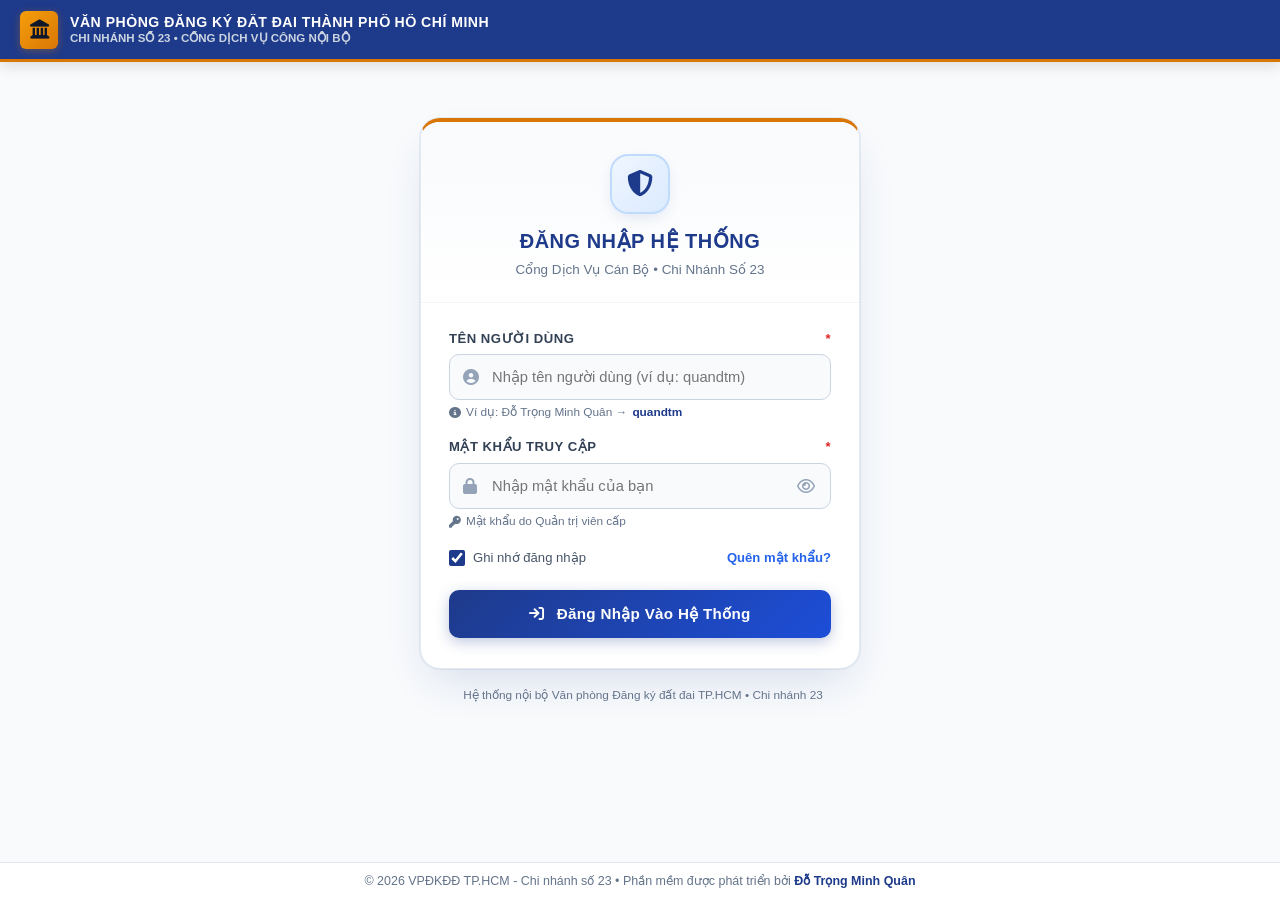
<file: giao_viec.html>
<!DOCTYPE html>
<html lang="vi">
<head>
  <meta charset="UTF-8">
  <meta name="viewport" content="width=device-width, initial-scale=1.0">
  <title>Lãnh Đạo Giao Việc & Bảng Tiến Độ - Chi Nhánh Số 23</title>
  <!-- Modular CSS (Parallel Load - No @import - System Fonts) -->
  <link rel="stylesheet" href="css/variables.css">
  <link rel="stylesheet" href="css/base.css">
  <link rel="stylesheet" href="css/utilities.css">
  <link rel="stylesheet" href="css/flatpickr.min.css">
  <link rel="stylesheet" href="css/giao_viec.css">
  <link rel="stylesheet" href="https://cdnjs.cloudflare.com/ajax/libs/font-awesome/6.5.1/css/all.min.css">

  <!-- Rào chắn kiểm soát truy cập (Zero-Trust Route Guard) -->
  <script src="js/auth.js"></script>
  <script>FamilyAuth.requireAuth();</script>

  <!-- Bộ Class Tiện Ích Tĩnh Cục Bộ (Thay thế 100% Tailwind CDN 2.9MB) -->

  <!-- Font Awesome 6.5.1 CDN -->

  <!-- Thư viện chọn ngày Flatpickr -->
  
  <!-- Layout Controller & Logic Phân Hệ Giao Việc -->
  <script src="js/layout.js" defer></script>
  <script src="js/flatpickr.min.js" defer></script>
  <script src="js/giao_viec.js" defer></script>

  <!-- Google Fonts: Plus Jakarta Sans & JetBrains Mono -->
</head>
<body class="bg-[#f8fafc] text-slate-800 font-sans min-h-screen flex flex-col antialiased">

  <!-- ==================== TOAST NOTIFICATION CONTAINER ==================== -->
  <div id="toastContainer" class="toast-container"></div>

  <!-- ==================== KHU VỰC NỘI DUNG CHÍNH (ĐỒNG BỘ 1280PX CONTAINER) ==================== -->
  <main class="main-content app-container flex-1 max-w-7xl w-full mx-auto p-4 sm:p-6 space-y-6">

    <!-- Header Tiêu Đề Trang Chuẩn Hệ Sinh Thái -->
    <div id="pageTitleStrip" class="page-title-strip">
      <div>
        <h1 class="page-title-heading">
          <i class="fa-solid fa-list-check text-amber-500"></i>
          <span>LÃNH ĐẠO GIAO VIỆC & BẢNG TIẾN ĐỘ</span>
        </h1>
        <p class="page-subtitle">Phân công nhiệm vụ, chỉ đạo xử lý văn bản, giám sát tiến độ cán bộ Chi nhánh số 23</p>
      </div>
      <div class="flex items-center gap-2">
        <button type="button" id="btnExportTaskCsv" class="btn btn-success btn-sm" title="Xuất danh sách công việc ra file Excel">
          <i class="fa-solid fa-file-excel"></i>
          <span>Xuất Bảng Excel</span>
        </button>
        <button type="button" id="btnPrintTable" class="btn btn-secondary btn-sm" title="In báo cáo tiến độ công việc">
          <i class="fa-solid fa-print"></i>
          <span>In Báo Cáo</span>
        </button>
      </div>
    </div>

    <!-- ==================== THANH ĐIỀU HƯỚNG TAB: 1. THÔNG CÁO & CHỈ THỊ PDF | 2. GIAO VIỆC & CHỈ ĐẠO | 3. BẢNG TIẾN ĐỘ NHIỆM VỤ ==================== -->
    <div class="schedule-tab-nav">
      <div class="schedule-tab-group">
        <button type="button" id="tabBtnDirectives" class="schedule-tab-btn active" data-tab-action="directives">
          <i class="fa-solid fa-bullhorn mr-1 text-rose-500"></i>
          <span>1. Thông Cáo & Chỉ Thị PDF</span>
          <span id="directiveBadgeCount" class="tab-badge bg-rose-500 text-white font-bold">Mới</span>
        </button>
        <button type="button" id="tabBtnAssign" class="schedule-tab-btn" data-tab-action="assign">
          <i class="fa-solid fa-paper-plane mr-1 text-amber-500"></i>
          <span>2. Giao Việc & Chỉ Đạo</span>
        </button>
        <button type="button" id="tabBtnTracking" class="schedule-tab-btn" data-tab-action="tracking">
          <i class="fa-solid fa-table-list mr-1 text-blue-600"></i>
          <span>3. Bảng Tiến Độ Nhiệm VỤ</span>
          <span id="tabBadgeCount" class="tab-badge">0</span>
        </button>
      </div>

      <div class="flex items-center gap-2">
        <!-- Nút hành động: Tải lại / Đồng bộ nội dung mới nhất từ Google Sheet -->
        <button type="button" id="btnSyncDirectives" class="btn btn-secondary inline-flex items-center gap-1.5 px-3 py-1.5 text-xs font-bold text-sky-800 bg-sky-50 border border-sky-300 hover:bg-sky-100 transition shadow-2xs rounded-lg" title="Tải lại nội dung văn bản mới nhất từ Google Sheet" onclick="refreshDirectivesFromCloud()">
          <i id="syncDirectiveIcon" class="fa-solid fa-rotate text-sky-600"></i>
          <span>Tải Lại Sheet</span>
        </button>
        <!-- Nút hành động nhanh: Đăng văn bản PDF mới (Chỉ dành riêng Giám đốc Nguyễn Chiến Thắng & IT Admin) -->
        <button type="button" id="btnQuickOpenUploadDirective" class="btn btn-danger inline-flex items-center gap-2 hidden" onclick="triggerDirectPdfUpload()">
          <i class="fa-solid fa-cloud-arrow-up text-white"></i>
          <span><strong>Đăng Văn Bản PDF Mới</strong></span>
        </button>
        <!-- Nút hành động nhanh: Mở Form giao việc mới -->
        <button type="button" id="btnQuickOpenAssign" class="btn btn-primary inline-flex items-center gap-2 hidden" data-tab-action="assign">
          <i class="fa-solid fa-plus text-amber-300"></i>
          <span><strong>Giao Việc Mới</strong></span>
        </button>
      </div>
    </div>

    <!-- ==================== TAB 1: THÔNG CÁO & CHỈ THỊ PDF (CHUẨN DOCUMENT VIEWER 2 CỘT) ==================== -->
    <section id="panelDirectives" class="tab-panel space-y-4">

      <!-- Main Layout Document Viewer: Left Sidebar Selector + Right Main Viewer Area (2 Cột Chuẩn Tỷ Lệ) -->
      <div class="directive-viewer-layout">
        
        <!-- CỘT TRÁI: DOCUMENT SELECTOR (SIDEBAR) - Chuẩn phong cách Document Viewer -->
        <aside class="directive-sidebar-col">
          <div class="directive-sidebar-box">
            
            <!-- Input file ẩn để tiếp nhận tệp khi bấm Đăng Văn Bản PDF Mới -->
            <input type="file" id="quickDirectiveFileInput" accept=".pdf,application/pdf" class="hidden">

            <!-- Ô tìm kiếm văn bản -->
            <div class="relative mb-3">
              <i class="fa-solid fa-magnifying-glass absolute left-3 top-2.5 text-slate-500 text-xs pointer-events-none"></i>
              <input type="text" id="searchDirectiveInput" placeholder="Tìm tên tệp, công văn, số hiệu..."
                     class="w-full pl-8 pr-3 py-1.5 bg-slate-50 border border-slate-200 rounded-lg text-xs text-slate-800 focus:outline-none focus:bg-white focus:border-sky-500 transition">
            </div>

            <!-- Header danh mục + đếm số lượng + nút tải lại -->
            <div class="text-[11px] font-bold text-slate-500 uppercase tracking-wider mb-2.5 flex justify-between items-center pb-2 border-b border-slate-100">
              <span class="flex items-center gap-1.5"><i class="fa-solid fa-folder-tree text-rose-600"></i> Danh Sách Văn Bản Gốc</span>
              <div class="flex items-center gap-1.5">
                <button type="button" id="btnReloadDirectivesList" class="p-1 rounded text-slate-400 hover:text-sky-600 hover:bg-sky-50 transition cursor-pointer" title="Tải lại văn bản mới nhất từ Google Sheet" onclick="refreshDirectivesFromCloud()">
                  <i id="reloadDirectivesListIcon" class="fa-solid fa-rotate text-xs"></i>
                </button>
                <span id="directiveCountBadge" class="px-1.5 py-0.5 rounded bg-slate-100 text-[10px] text-sky-700 font-bold border border-slate-200 font-mono">0 files</span>
              </div>
            </div>

            <!-- Danh sách cuộn văn bản (Sắp xếp từ mới nhất tới cũ nhất) -->
            <nav id="directiveListContainer" class="directive-scroll-list">
              <!-- Render động bằng JavaScript từ mới tới cũ -->
            </nav>
          </div>
        </aside>

        <!-- CỘT PHẢI: TRÌNH ĐỌC PDF TRỰC TIẾP (DOCUMENT VIEWER) -->
        <main class="directive-main-col">
          <article class="directive-view-panel p-0 overflow-hidden border border-slate-200 rounded-xl bg-white shadow-xs">
            
            <!-- Khung nhúng PDF trực tiếp (Iframe) Chiếm Trọn Toàn Bộ Không Gian -->
            <div id="directiveIframeWrapper" class="directive-iframe-wrapper">
              <iframe id="directivePdfIframe" src="" class="directive-pdf-iframe" title="Trình xem tài liệu PDF"></iframe>
              <div id="directiveEmptyPlaceholder" class="absolute inset-0 flex flex-col items-center justify-center p-6 text-center bg-slate-50">
                <div class="w-16 h-16 rounded-2xl bg-rose-50 text-rose-500 border border-rose-200 flex items-center justify-center text-3xl mb-3 shadow-xs">
                  <i class="fa-solid fa-file-pdf"></i>
                </div>
                <h4 class="font-bold text-slate-800 text-sm sm:text-base">Chưa chọn văn bản để xem</h4>
                <p class="text-xs text-slate-500 max-w-sm mt-1">Đồng chí vui lòng nhấp vào một văn bản trong danh sách bên trái để đọc trực tiếp toàn văn nội dung tệp PDF.</p>
              </div>
            </div>

          </article>
        </main>

      </div>

    </section>

    <!-- ==================== TAB 2: FORM GIAO VIỆC & CHỈ ĐẠO ==================== -->
    <section id="panelAssign" class="tab-panel hidden space-y-4">
      <div class="bg-white rounded-2xl border border-slate-200 shadow-sm overflow-hidden">
        
        <!-- Header Phiếu Giao Việc có Nút Quay Lại -->
        <div class="bg-gradient-to-r from-blue-900 to-blue-800 text-white px-6 py-4 flex flex-wrap items-center justify-between gap-3">
          <div class="flex items-center gap-3">
            <div class="w-8 h-8 rounded-lg bg-amber-500/20 text-amber-400 flex items-center justify-center font-bold">
              <i class="fa-solid fa-feather-pointed"></i>
            </div>
            <div>
              <h2 class="text-base font-bold text-white">PHIẾU PHÁT LỆNH GIAO VIỆC & ĐÔN ĐỐC TIẾN ĐỘ</h2>
              <p class="text-xs text-slate-300">Phân công nhiệm vụ cụ thể theo đúng thẩm quyền và tổ chuyên môn (75 nhân sự)</p>
            </div>
          </div>
          
          <div class="flex items-center gap-2">
            <button type="button" id="btnBackToTracking" class="btn btn-secondary btn-sm bg-white/10 hover:bg-white/20 text-white border-white/20">
              <i class="fa-solid fa-arrow-left"></i>
              <span>Quay lại bảng tiến độ</span>
            </button>
            <span class="text-xs bg-amber-500/20 text-amber-300 border border-amber-500/30 px-2.5 py-1 rounded-lg font-mono font-semibold">
              Chi nhánh 23
            </span>
          </div>
        </div>

        <form id="taskAssignmentForm" class="p-6 space-y-6">
          <!-- Hàng 1: Người giao việc & Tổ nhận việc -->
          <div class="grid grid-cols-1 md:grid-cols-2 lg:grid-cols-3 gap-5">
            <!-- 1. Người giao việc (Tự động cố định theo tài khoản đang đăng nhập) -->
            <div>
              <label for="assignLeader" class="block text-xs font-bold text-slate-700 uppercase tracking-wider mb-1.5">
                Lãnh đạo giao việc / Người chỉ đạo <span class="text-rose-500">*</span>
              </label>
              <div class="relative">
                <input type="text" id="assignLeader" name="assignLeader" readonly required
                  class="w-full bg-slate-100 border border-slate-300 text-slate-900 rounded-xl px-3.5 py-2.5 text-sm font-bold focus:outline-hidden cursor-not-allowed select-none transition"
                  placeholder="Đang nhận diện tài khoản đăng nhập...">
                <span class="absolute right-3.5 top-3 text-slate-400 text-xs">
                  <i class="fa-solid fa-lock"></i>
                </span>
              </div>
              <p id="assignLeaderDeptNote" class="text-[11px] text-blue-700 font-medium mt-1 truncate">Tự động nhận diện theo tài khoản đăng nhập</p>
            </div>

            <!-- 2. Tổ chuyên môn nhận việc -->
            <div>
              <label for="filterStaffDept" class="block text-xs font-bold text-slate-700 uppercase tracking-wider mb-1.5">
                Tổ chuyên môn nhận việc
              </label>
              <div class="relative">
                <select id="filterStaffDept" class="w-full bg-slate-50 border border-slate-300 text-slate-900 rounded-xl px-3.5 py-2.5 text-sm font-medium focus:ring-2 focus:ring-blue-500 focus:border-blue-500 transition">
                  <option value="ALL">-- Tất cả cán bộ trong cơ quan (75 nhân sự) --</option>
                  <option value="Tổ Kỹ thuật Địa chính và Lưu trữ">Tổ Kỹ thuật Địa chính và Lưu trữ (27)</option>
                  <option value="Tổ Đăng ký cấp GCN">Tổ Đăng ký cấp GCN (27)</option>
                  <option value="Tổ Hành chính Tổng hợp">Tổ Hành chính Tổng hợp (18)</option>
                  <option value="Ban Giám đốc">Ban Giám đốc (3)</option>
                </select>
                <span id="lockStaffDeptIcon" class="absolute right-8 top-3 text-amber-500 text-xs hidden">
                  <i class="fa-solid fa-lock"></i>
                </span>
              </div>
              <p id="filterStaffDeptHint" class="text-[11px] text-slate-500 mt-1">Chọn tổ để thu hẹp danh sách cán bộ bên cạnh (hoặc để Tất cả)</p>
            </div>

            <!-- 3. Cán bộ nhận nhiệm vụ -->
            <div>
              <label for="assignStaff" class="block text-xs font-bold text-slate-700 uppercase tracking-wider mb-1.5">
                Cán bộ tiếp nhận nhiệm vụ <span class="text-rose-500">*</span>
              </label>
              <div class="relative">
                <select id="assignStaff" name="assignStaff" required class="w-full bg-slate-50 border border-slate-300 text-slate-900 rounded-xl px-3.5 py-2.5 text-sm font-bold focus:ring-2 focus:ring-blue-500 focus:border-blue-500 transition">
                  <option value="" disabled selected>-- Chọn cán bộ nhận việc --</option>
                </select>
              </div>
              <p id="assignStaffDetail" class="text-[11px] text-slate-500 mt-1 truncate">Chức vụ và thông tin cán bộ</p>
            </div>
          </div>

          <!-- Hàng 2: Tên nhiệm vụ & Độ khẩn cấp -->
          <div class="grid grid-cols-1 md:grid-cols-4 gap-5">
            <div class="md:col-span-3">
              <label for="taskTitle" class="block text-xs font-bold text-slate-700 uppercase tracking-wider mb-1.5">
                Tên nhiệm vụ / Nội dung chỉ đạo cụ thể <span class="text-rose-500">*</span>
              </label>
              <input type="text" id="taskTitle" name="taskTitle" required placeholder="Ví dụ: Kiểm tra hồ sơ cấp GCN số 1234/2026/GCN, rà soát tọa độ..."
                class="w-full bg-slate-50 border border-slate-300 text-slate-900 rounded-xl px-3.5 py-2.5 text-sm focus:ring-2 focus:ring-blue-500 focus:border-blue-500 transition">
            </div>

            <div>
              <label for="taskPriority" class="block text-xs font-bold text-slate-700 uppercase tracking-wider mb-1.5">
                Mức độ khẩn cấp <span class="text-rose-500">*</span>
              </label>
              <select id="taskPriority" name="taskPriority" class="w-full bg-slate-50 border border-slate-300 text-slate-900 rounded-xl px-3.5 py-2.5 text-sm font-semibold focus:ring-2 focus:ring-blue-500 focus:border-blue-500 transition">
                <option value="Bình thường" selected>🟢 Bình thường</option>
                <option value="Khẩn">🟠 Khẩn (Ưu tiên)</option>
                <option value="Hỏa tốc">🔴 Hỏa tốc (Xử lý ngay)</option>
              </select>
            </div>
          </div>

          <!-- Hàng 3: Căn cứ giao việc & Đính kèm file -->
          <div class="grid grid-cols-1 md:grid-cols-2 gap-5">
            <div>
              <label for="taskDocRef" class="block text-xs font-bold text-slate-700 uppercase tracking-wider mb-1.5">
                Văn bản căn cứ / Số hiệu hồ sơ liên quan
              </label>
              <input type="text" id="taskDocRef" name="taskDocRef" placeholder="VD: Công văn 123/STNMT, Hồ sơ số 00458/TN..."
                class="w-full bg-slate-50 border border-slate-300 text-slate-900 rounded-xl px-3.5 py-2.5 text-sm focus:ring-2 focus:ring-blue-500 focus:border-blue-500 transition">
            </div>

            <!-- Upload file đính kèm -->
            <div>
              <label class="block text-xs font-bold text-slate-700 uppercase tracking-wider mb-1.5">
                Tệp tin đính kèm (Văn bản, Báo cáo, Bản vẽ...)
              </label>
              <div class="relative flex items-center">
                <input type="file" id="taskFileInput" class="hidden">
                <button type="button" onclick="document.getElementById('taskFileInput').click()" class="btn btn-secondary btn-sm w-full justify-center h-[42px] border-dashed border-2 border-slate-300 hover:border-blue-500">
                  <i class="fa-solid fa-paperclip text-slate-500 mr-2"></i>
                  <span id="fileUploadLabel" class="text-xs text-slate-600 truncate">Chọn tệp đính kèm (PDF, DOCX, XLSX, PNG... Tối đa 15MB)</span>
                </button>
              </div>
              <div id="fileUploadPreview" class="hidden mt-1.5 text-xs text-emerald-700 font-semibold flex items-center justify-between bg-emerald-50 px-3 py-1.5 rounded-lg border border-emerald-200">
                <!-- Tên file preview và nút xóa -->
              </div>
            </div>
          </div>

          <!-- Hàng 4: Hạn chót hoàn thành (Deadline) & Ý kiến chỉ đạo -->
          <div class="grid grid-cols-1 md:grid-cols-3 gap-5">
            <div>
              <label for="taskDeadline" class="block text-xs font-bold text-slate-700 uppercase tracking-wider mb-1.5">
                Hạn chót hoàn thành (Deadline) <span class="text-rose-500">*</span>
              </label>
              <div class="relative">
                <input type="text" id="taskDeadline" name="taskDeadline" required placeholder="Chọn ngày giờ hết hạn..."
                  class="w-full bg-slate-50 border border-slate-300 text-slate-900 rounded-xl px-3.5 py-2.5 text-sm font-semibold focus:ring-2 focus:ring-blue-500 focus:border-blue-500 transition">
                <span class="absolute right-3.5 top-3 text-slate-400 text-xs pointer-events-none">
                  <i class="fa-regular fa-calendar-days"></i>
                </span>
              </div>
            </div>

            <div class="md:col-span-2">
              <label for="leaderGuidance" class="block text-xs font-bold text-slate-700 uppercase tracking-wider mb-1.5">
                Ý kiến chỉ đạo chi tiết của Lãnh đạo <span class="text-rose-500">*</span>
              </label>
              <textarea id="leaderGuidance" name="leaderGuidance" required rows="2" placeholder="Ghi rõ yêu cầu phối hợp, quy trình xử lý, các mốc thời gian báo cáo sơ bộ..."
                class="w-full bg-slate-50 border border-slate-300 text-slate-900 rounded-xl px-3.5 py-2 text-sm focus:ring-2 focus:ring-blue-500 focus:border-blue-500 transition leading-relaxed"></textarea>
            </div>
          </div>

          <!-- Ghi chú bổ sung -->
          <div>
            <label for="taskNote" class="block text-xs font-bold text-slate-700 uppercase tracking-wider mb-1.5">
              Ghi chú bổ sung (Tùy chọn)
            </label>
            <input type="text" id="taskNote" name="taskNote" placeholder="Ghi chú thêm về phương thức liên hệ, lưu ý đặc biệt..."
              class="w-full bg-slate-50 border border-slate-300 text-slate-900 rounded-xl px-3.5 py-2.5 text-sm focus:ring-2 focus:ring-blue-500 focus:border-blue-500 transition">
          </div>

          <!-- Nút hành động -->
          <div class="pt-4 border-t border-slate-200 flex flex-wrap items-center justify-between gap-3">
            <span class="text-xs text-slate-400 italic">
              <i class="fa-solid fa-shield-halved text-blue-600 mr-1"></i> Lệnh giao việc sẽ tự động cập nhật thời gian thực vào bảng tiến độ
            </span>
            <div class="flex items-center gap-3">
              <button type="button" id="btnResetTaskForm" class="btn btn-secondary text-xs">
                <i class="fa-solid fa-rotate-left mr-1"></i> Làm mới biểu mẫu
              </button>
              <button type="submit" id="btnSubmitTask" class="btn btn-primary text-xs font-bold px-6 py-2.5 shadow-md">
                <i class="fa-solid fa-paper-plane mr-2 text-amber-300"></i> PHÁT LỆNH GIAO VIỆC
              </button>
            </div>
          </div>
        </form>
      </div>
    </section>

    <!-- ==================== TAB 3: BẢNG THEO DÕI TIẾN ĐỘ ==================== -->
    <section id="panelTracking" class="tab-panel hidden space-y-4">

      <!-- 5 Thẻ KPI Thống Kê Tiến Độ Nhiệm Vụ -->
      <section id="taskKpiSection" class="grid grid-cols-2 lg:grid-cols-5 gap-3 sm:gap-4">
        <!-- KPI 1: Tổng số việc -->
        <div class="kpi-metric-card">
          <div class="w-12 h-12 rounded-xl bg-blue-50 text-blue-700 flex items-center justify-center text-xl shrink-0 font-bold border border-blue-100">
            <i class="fa-solid fa-folder-open"></i>
          </div>
          <div class="min-w-0">
            <p class="text-xs font-semibold uppercase tracking-wider text-slate-400">Tổng công việc</p>
            <h3 id="kpiTotalTasks" class="text-2xl font-extrabold text-slate-900 leading-tight">0</h3>
            <p class="text-[11px] text-slate-500 truncate">Nhiệm vụ đã phát lệnh</p>
          </div>
        </div>

        <!-- KPI 2: Đang thực hiện -->
        <div class="kpi-metric-card">
          <div class="w-12 h-12 rounded-xl bg-amber-50 text-amber-600 flex items-center justify-center text-xl shrink-0 font-bold border border-amber-100">
            <i class="fa-solid fa-clock-rotate-left"></i>
          </div>
          <div class="min-w-0">
            <p class="text-xs font-semibold uppercase tracking-wider text-slate-400">Đang thực hiện</p>
            <h3 id="kpiInProgressTasks" class="text-2xl font-extrabold text-amber-600 leading-tight">0</h3>
            <p class="text-[11px] text-amber-600 font-medium">Chuyên viên đang xử lý</p>
          </div>
        </div>

        <!-- KPI 3: Quá hạn (Deadline Alert) -->
        <div class="kpi-metric-card">
          <div class="w-12 h-12 rounded-xl bg-rose-50 text-rose-600 flex items-center justify-center text-xl shrink-0 font-bold border border-rose-100">
            <i class="fa-solid fa-triangle-exclamation"></i>
          </div>
          <div class="min-w-0">
            <p class="text-xs font-semibold uppercase tracking-wider text-slate-400">Quá hạn Deadline</p>
            <h3 id="kpiOverdueTasks" class="text-2xl font-extrabold text-rose-600 leading-tight">0</h3>
            <p id="kpiOverdueBadge" class="text-[11px] font-semibold text-rose-600 truncate">Cần đôn đốc gấp</p>
          </div>
        </div>

        <!-- KPI 4: Hoàn thành -->
        <div class="kpi-metric-card">
          <div class="w-12 h-12 rounded-xl bg-emerald-50 text-emerald-600 flex items-center justify-center text-xl shrink-0 font-bold border border-emerald-100">
            <i class="fa-solid fa-circle-check"></i>
          </div>
          <div class="min-w-0">
            <p class="text-xs font-semibold uppercase tracking-wider text-slate-400">Đã hoàn thành</p>
            <h3 id="kpiCompletedTasks" class="text-2xl font-extrabold text-emerald-600 leading-tight">0</h3>
            <p class="text-[11px] text-emerald-600 font-medium">Đạt kết quả yêu cầu</p>
          </div>
        </div>

        <!-- KPI 5: Tỷ lệ hoàn thành -->
        <div class="col-span-2 lg:col-span-1 bg-gradient-to-br from-blue-900 to-blue-800 rounded-2xl p-4 text-white shadow-sm flex items-center gap-3.5 border border-blue-700">
          <div class="w-12 h-12 rounded-xl bg-white/10 text-amber-400 flex items-center justify-center text-xl shrink-0 font-bold border border-white/20">
            <i class="fa-solid fa-chart-line"></i>
          </div>
          <div class="min-w-0">
            <p class="text-xs font-semibold uppercase tracking-wider text-slate-300">Tỷ lệ hoàn thành</p>
            <h3 id="kpiCompletionRate" class="text-2xl font-extrabold text-white leading-tight">0.0%</h3>
            <p class="text-[11px] text-amber-300 font-medium">Hiệu suất chỉ đạo</p>
          </div>
        </div>
      </section>

      <!-- Huy hiệu phạm vi vai trò (RBAC) -->
      <div class="flex items-center justify-between pb-1">
        <div id="taskRoleScopeBadge" class="hidden"></div>
      </div>

      <!-- Bộ lọc và Tìm kiếm công việc (Bố trí gọn gàng trên 1 hàng duy nhất) -->
      <div class="bg-white rounded-2xl border border-slate-200 p-3 shadow-sm flex items-center gap-2.5 overflow-x-auto">
        <!-- Lọc trạng thái -->
        <div class="w-40 sm:w-44 shrink-0">
          <select id="filterTaskStatus" class="w-full bg-slate-50 border border-slate-300 text-slate-800 rounded-xl px-3 py-2 text-xs font-bold focus:ring-2 focus:ring-blue-500 transition">
            <option value="ALL">📋 Tất cả trạng thái</option>
            <option value="Đang thực hiện">🟡 Đang thực hiện</option>
            <option value="Đã hoàn thành">🟢 Đã hoàn thành</option>
            <option value="Quá hạn">🔴 Quá hạn Deadline</option>
          </select>
        </div>

        <!-- Lọc tổ chuyên môn (Chỉ hiển thị cho Ban Giám đốc và Lãnh đạo cấp Tổ) -->
        <div id="filterTaskDeptWrapper" class="w-48 sm:w-56 shrink-0 hidden">
          <select id="filterTaskDept" class="w-full bg-slate-50 border border-slate-300 text-slate-800 rounded-xl px-3 py-2 text-xs font-bold focus:ring-2 focus:ring-blue-500 transition">
            <option value="ALL">🏛️ Tất cả các tổ</option>
            <option value="Tổ Kỹ thuật Địa chính và Lưu trữ">Tổ Kỹ thuật Địa chính & Lưu trữ</option>
            <option value="Tổ Đăng ký cấp GCN">Tổ Đăng ký cấp GCN</option>
            <option value="Tổ Hành chính Tổng hợp">Tổ Hành chính Tổng hợp</option>
            <option value="Ban Giám đốc">Ban Giám đốc</option>
          </select>
        </div>

        <!-- Ô tìm kiếm (Tự co giãn chiếm trọn không gian trống trên cùng 1 hàng) -->
        <div class="relative flex-1 min-w-[160px]">
          <span class="absolute inset-y-0 left-0 pl-3 flex items-center text-slate-400 text-xs pointer-events-none">
            <i class="fa-solid fa-magnifying-glass"></i>
          </span>
          <input type="text" id="searchTaskInput" placeholder="Tìm kiếm nhiệm vụ, cán bộ, mã việc..."
            class="w-full bg-slate-50 border border-slate-300 text-slate-800 rounded-xl pl-8 pr-3 py-2 text-xs focus:ring-2 focus:ring-blue-500 transition">
        </div>

        <!-- Nút Làm Mới Dữ Liệu Từ Google Sheet (Xóa cache, cập nhật mới nhất) -->
        <button id="btnRefreshTasks" type="button" class="btn btn-secondary btn-sm shrink-0 whitespace-nowrap h-[36px]" title="Đồng bộ & làm mới dữ liệu từ Google Sheet">
          <i class="fa-solid fa-arrows-rotate text-blue-600"></i>
          <span>Làm mới</span>
        </button>
      </div>

      <!-- Bảng Desktop Bảng Tiến Độ Toàn Màn Hình (Thu Gọn Cột - Chống Trượt Ngang) -->
      <div class="bg-white rounded-2xl border border-slate-200 shadow-sm overflow-hidden">
        <div class="w-full">
          <table class="task-data-table w-full text-left text-xs border-collapse">
            <thead>
              <tr class="bg-gradient-to-r from-blue-900 to-blue-800 text-white font-bold text-[11px] uppercase tracking-wider">
                <th class="py-3 px-3 w-12 text-center">STT</th>
                <th class="py-3 px-3 w-40">Người giao</th>
                <th class="py-3 px-3 w-40">Cán bộ nhận</th>
                <th class="py-3 px-3">Nhiệm vụ & Tệp đính kèm</th>
                <th class="py-3 px-3 w-36 text-center">Hạn chót</th>
                <th class="py-3 px-3 w-32 text-center">Trạng thái</th>
                <th class="py-3 px-3 w-28 text-center">Thao tác</th>
              </tr>
            </thead>
            <tbody id="taskTableBody" class="divide-y divide-slate-200">
              <!-- Render động bằng JavaScript -->
            </tbody>
          </table>
        </div>

        <!-- Thanh Phân Trang (Pagination) Chống Dài Trang -->
        <div id="taskPaginationWrapper" class="bg-slate-50 px-4 py-3 border-t border-slate-200 flex flex-wrap items-center justify-between gap-3 text-xs text-slate-600">
          <div class="flex items-center gap-2">
            <span id="paginationInfo" class="font-medium">Hiển thị 0 - 0 trong tổng số 0 nhiệm vụ</span>
            <span class="text-slate-300">|</span>
            <label for="pageSizeSelect" class="text-slate-500 font-medium">Hiển thị:</label>
            <select id="pageSizeSelect" class="bg-white border border-slate-300 text-slate-700 text-xs rounded-lg px-2 py-1 font-semibold focus:ring-1 focus:ring-blue-500">
              <option value="10" selected>10 việc/trang</option>
              <option value="20">20 việc/trang</option>
              <option value="50">50 việc/trang</option>
            </select>
          </div>
          <div class="flex items-center gap-1" id="paginationControls">
            <!-- Nút Prev, Các số trang, Nút Next render bằng JS -->
          </div>
        </div>
      </div>
    </section>

  </main>

  <!-- ==================== MODAL XEM CHI TIẾT NHIỆM VỤ ==================== -->
  <div id="taskDetailModal" class="fixed inset-0 z-50 hidden modal-backdrop flex items-center justify-center p-4">
    <div class="bg-white rounded-3xl max-w-2xl w-full border border-slate-200 shadow-2xl overflow-hidden transform transition-all">
      <!-- Modal Header -->
      <div class="bg-gradient-to-r from-blue-900 to-blue-800 text-white px-6 py-4 flex items-center justify-between">
        <div class="flex items-center gap-2.5">
          <i class="fa-solid fa-circle-info text-amber-400 text-lg"></i>
          <h3 class="font-bold text-base text-white">CHI TIẾT NHIỆM VỤ CHỈ ĐẠO GIAO VIỆC</h3>
        </div>
        <button type="button" onclick="closeTaskModal()" class="w-8 h-8 rounded-full bg-white/10 hover:bg-white/20 text-white flex items-center justify-center transition">
          ✕
        </button>
      </div>

      <!-- Modal Body -->
      <div class="p-6 space-y-4 max-h-[75vh] overflow-y-auto">
        <div class="flex items-center justify-between pb-3 border-b border-slate-100">
          <div>
            <span id="modalTaskId" class="text-xs font-mono font-bold bg-blue-100 text-blue-900 px-2.5 py-1 rounded-lg">TASK_0000</span>
            <span id="modalTaskCreatedAt" class="text-xs text-slate-400 ml-2">Ngày giao: --</span>
          </div>
          <div id="modalTaskBadges" class="flex items-center gap-1.5"></div>
        </div>

        <div>
          <h4 id="modalTaskTitle" class="text-base font-extrabold text-slate-900 leading-snug"></h4>
        </div>

        <div class="grid grid-cols-2 gap-3 text-xs bg-slate-50 p-3.5 rounded-xl border border-slate-200">
          <div>
            <p class="text-slate-400 font-medium">Người giao việc:</p>
            <p id="modalTaskLeader" class="font-bold text-slate-800"></p>
          </div>
          <div>
            <p class="text-slate-400 font-medium">Cán bộ nhận việc:</p>
            <p id="modalTaskAssignee" class="font-bold text-blue-900"></p>
          </div>
          <div>
            <p class="text-slate-400 font-medium">Tổ chuyên môn:</p>
            <p id="modalTaskDept" class="font-semibold text-slate-700"></p>
          </div>
          <div>
            <p class="text-slate-400 font-medium">Hạn hoàn thành (Deadline):</p>
            <p id="modalTaskDeadline" class="font-bold text-rose-600"></p>
          </div>
          <div class="col-span-2">
            <p class="text-slate-400 font-medium">Văn bản căn cứ / Tệp đính kèm:</p>
            <p id="modalTaskDocRef" class="font-semibold text-slate-700"></p>
          </div>
        </div>

        <!-- Ý kiến chỉ đạo -->
        <div>
          <label class="block text-xs font-bold text-blue-950 uppercase tracking-wider mb-1">
            <i class="fa-solid fa-bullhorn text-amber-500 mr-1"></i> Ý kiến chỉ đạo của Lãnh đạo:
          </label>
          <div id="modalTaskGuidance" class="bg-amber-50/70 border border-amber-200/80 rounded-xl p-4 text-xs text-slate-800 leading-relaxed whitespace-pre-wrap font-medium"></div>
        </div>

        <!-- Ghi chú -->
        <div id="modalTaskNoteWrapper">
          <label class="block text-xs font-bold text-slate-600 uppercase tracking-wider mb-1">Ghi chú bổ sung:</label>
          <p id="modalTaskNote" class="text-xs text-slate-700 bg-slate-50 p-3 rounded-xl border border-slate-200"></p>
        </div>
      </div>

      <!-- Modal Footer -->
      <div class="bg-slate-50 px-6 py-3.5 border-t border-slate-200 flex items-center justify-end gap-2">
        <button type="button" id="modalBtnToggleStatus" class="btn btn-primary btn-sm"></button>
        <button type="button" onclick="closeTaskModal()" class="btn btn-secondary btn-sm">
          <span>Đóng</span>
        </button>
      </div>
    </div>
  </div>

  <!-- ==================== MODAL ĐĂNG VĂN BẢN PDF MỚI (CHỈ DÀNH RIÊNG CHO GIÁM ĐỐC NGUYỄN CHIẾN THẮNG & ADMIN) ==================== -->
  <div id="uploadDirectiveModal" class="fixed inset-0 z-50 hidden modal-backdrop flex items-center justify-center p-4">
    <div class="bg-white rounded-3xl max-w-xl w-full border border-slate-200 shadow-2xl overflow-hidden transform transition-all">
      <div class="bg-gradient-to-r from-blue-900 to-blue-800 text-white px-6 py-4 flex items-center justify-between">
        <div class="flex items-center gap-2.5">
          <i class="fa-solid fa-bullhorn text-amber-400 text-lg"></i>
          <div>
            <h3 class="font-bold text-base text-white">ĐĂNG TẢI VĂN BẢN & THÔNG CÁO CHỈ THỊ</h3>
            <p class="text-[11px] text-slate-300">Phổ biến văn bản chỉ đạo toàn cơ quan (Chi nhánh số 23)</p>
          </div>
        </div>
        <button type="button" onclick="closeUploadDirectiveModal()" class="w-8 h-8 rounded-full bg-white/10 hover:bg-white/20 text-white flex items-center justify-center transition">
          ✕
        </button>
      </div>

      <form id="directiveUploadForm" class="p-6 space-y-4">
        <!-- Người đăng (Cố định: Giám đốc Nguyễn Chiến Thắng) -->
        <div>
          <label class="block text-xs font-bold text-slate-700 uppercase tracking-wider mb-1">
            Người ban hành / Đăng tải <span class="text-rose-500">*</span>
          </label>
          <div class="relative">
            <input type="text" id="directiveSender" readonly required
              class="w-full bg-slate-100 border border-slate-300 text-slate-900 rounded-xl px-3.5 py-2 text-xs font-bold select-none cursor-not-allowed">
            <span class="absolute right-3.5 top-2.5 text-slate-400 text-xs">
              <i class="fa-solid fa-lock"></i>
            </span>
          </div>
          <p class="text-[11px] text-blue-700 font-medium mt-1">Đặc quyền ban hành: Giám đốc Nguyễn Chiến Thắng</p>
        </div>

        <!-- Số hiệu văn bản -->
        <div>
          <label for="directiveDocRef" class="block text-xs font-bold text-slate-700 uppercase tracking-wider mb-1">
            Số hiệu văn bản / Công văn <span class="text-slate-400 font-normal">(VD: 2637/QĐ-SNNMT, 2162/CN23...)</span>
          </label>
          <input type="text" id="directiveDocRef" placeholder="Nhập số ký hiệu công văn, quyết định..."
            class="w-full bg-white border border-slate-300 text-slate-900 rounded-xl px-3.5 py-2 text-xs focus:ring-2 focus:ring-blue-500 transition">
        </div>

        <!-- Tiêu đề / Trích yếu nội dung -->
        <div>
          <label for="directiveTitle" class="block text-xs font-bold text-slate-700 uppercase tracking-wider mb-1">
            Trích yếu nội dung / Tên văn bản <span class="text-rose-500">*</span>
          </label>
          <textarea id="directiveTitle" required rows="2" placeholder="Ví dụ: Quy định chức năng, nhiệm vụ, quyền hạn cơ cấu tổ chức Chi nhánh 23..."
            class="w-full bg-white border border-slate-300 text-slate-900 rounded-xl p-3 text-xs focus:ring-2 focus:ring-blue-500 transition leading-relaxed"></textarea>
        </div>

        <!-- Tệp PDF đính kèm (BẮT BUỘC & CHỈ CHẤP NHẬN .PDF) -->
        <div>
          <label class="block text-xs font-bold text-slate-700 uppercase tracking-wider mb-1">
            Tệp văn bản PDF gốc <span class="text-rose-500">* (Bắt buộc chuẩn *.PDF)</span>
          </label>
          <div class="border-2 border-dashed border-rose-300 bg-rose-50/40 hover:bg-rose-50/80 rounded-2xl p-4 text-center cursor-pointer transition"
               onclick="document.getElementById('directiveFileInput').click()">
            <input type="file" id="directiveFileInput" accept=".pdf,application/pdf" class="hidden">
            <i class="fa-solid fa-file-pdf text-3xl text-rose-600 mb-2 block"></i>
            <span id="directiveFileLabel" class="text-xs font-semibold text-slate-700 block">Bấm để chọn tệp PDF từ máy tính hoặc kéo thả vào đây</span>
            <span class="text-[10px] text-slate-400 block mt-1">Định dạng hỗ trợ: *.pdf (Dung lượng tối đa: 25MB)</span>
          </div>
          <div id="directiveFilePreview" class="hidden mt-2 p-2.5 bg-emerald-50 border border-emerald-200 rounded-xl flex items-center justify-between text-xs text-emerald-800"></div>
        </div>

        <!-- Ý kiến chỉ đạo / Quán triệt chung -->
        <div>
          <label for="directiveNotes" class="block text-xs font-bold text-slate-700 uppercase tracking-wider mb-1">
            Ý kiến quán triệt / Chỉ đạo của Giám đốc <span class="text-slate-400 font-normal">(Tùy chọn)</span>
          </label>
          <textarea id="directiveNotes" rows="2" placeholder="Nhập yêu cầu triển khai đến các tổ, thời hạn nghiên cứu, quán triệt thực hiện..."
            class="w-full bg-white border border-slate-300 text-slate-900 rounded-xl p-3 text-xs focus:ring-2 focus:ring-blue-500 transition leading-relaxed"></textarea>
        </div>

        <!-- Footer hành động -->
        <div class="flex items-center justify-end gap-2 pt-3 border-t border-slate-200">
          <button type="button" onclick="closeUploadDirectiveModal()" class="btn btn-secondary btn-sm">
            <span>Hủy bỏ</span>
          </button>
          <button type="submit" id="btnSubmitDirective" class="btn btn-danger btn-sm inline-flex items-center gap-1.5 shadow-xs">
            <i class="fa-solid fa-paper-plane text-white"></i>
            <span><strong>ĐĂNG TẢI VĂN BẢN</strong></span>
          </button>
        </div>
      </form>
    </div>
  </div>

</body>
</html>
</file>
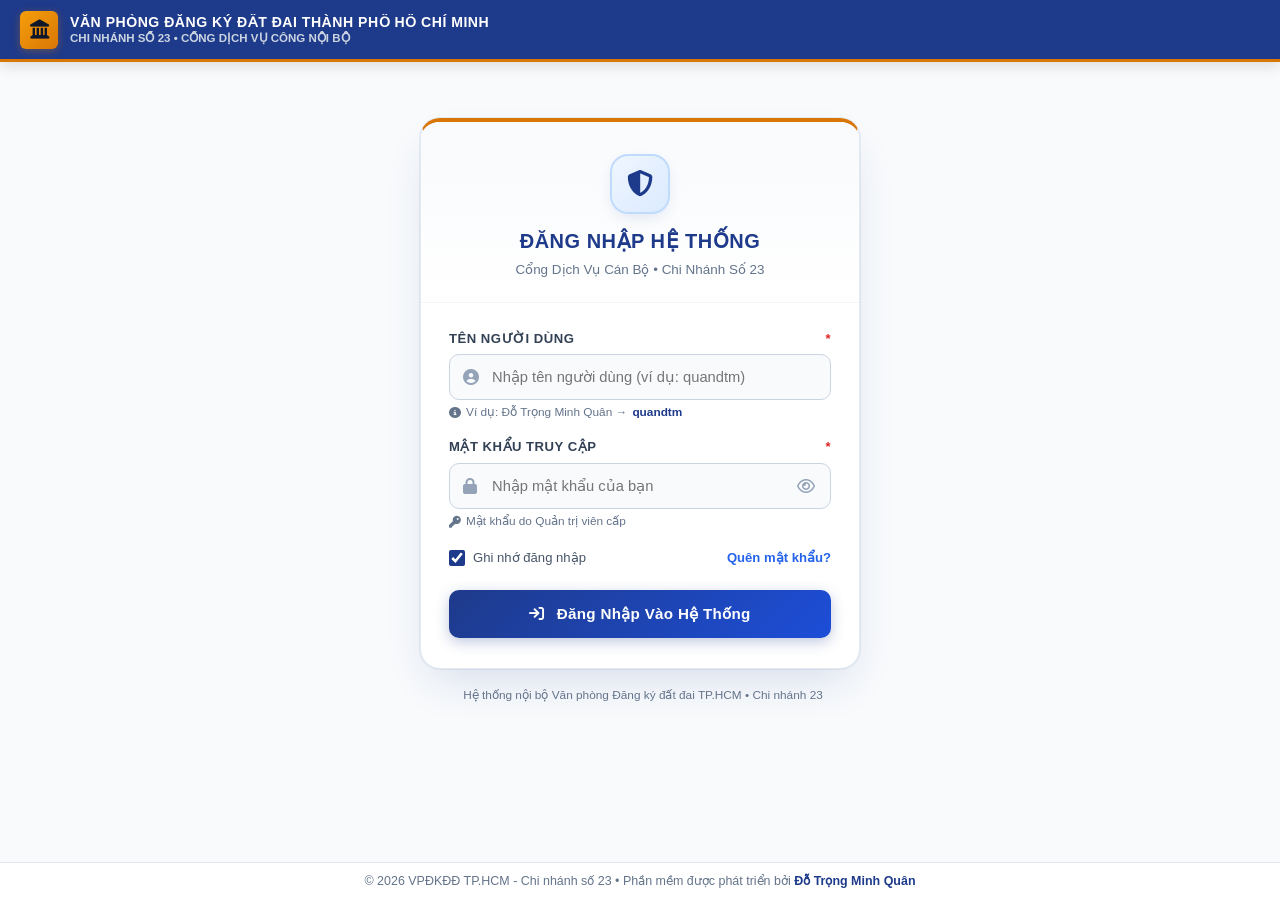
<file: hrm.html>
<!DOCTYPE html>
<html lang="vi">
<head>
  <meta charset="UTF-8">
  <meta name="viewport" content="width=device-width, initial-scale=1.0">
  <title>HRM - Sơ Đồ Cơ Cấu Tổ Chức &amp; Tra Cứu Danh Bạ Cán Bộ - Chi Nhánh Số 23</title>

  <!-- Modular CSS (Parallel Load - No @import - Pure Vanilla Web) -->
  <link rel="stylesheet" href="css/variables.css">
  <link rel="stylesheet" href="css/base.css">
  <link rel="stylesheet" href="css/utilities.css">
  <link rel="stylesheet" href="css/hrm.css">
  <link rel="stylesheet" href="https://cdnjs.cloudflare.com/ajax/libs/font-awesome/6.5.1/css/all.min.css">

  <!-- Rào chắn kiểm soát truy cập (Zero-Trust Route Guard) -->
  <script src="js/auth.js"></script>
  <script>FamilyAuth.requireAuth();</script>

  <!-- Layout Controller & Logic Phân Hệ HRM (Deferred) -->
  <script src="js/layout.js" defer></script>
  <script src="js/hrm.js" defer></script>
</head>
<body class="antialiased">

  <!-- Thông báo Toast Notification -->
  <div id="toastContainer" class="toast-container"></div>

  <!-- ==================== NỘI DUNG CHÍNH (CONTAINER CHUẨN 1280PX) ==================== -->
  <main class="main-content app-container max-w-7xl w-full mx-auto px-4 sm:px-6 py-4 flex-1">

    <!-- 1. THANH TIÊU ĐỀ PHÂN HỆ -->
    <header class="page-title-strip">
      <div>
        <nav class="hrm-breadcrumb no-print" aria-label="Điều hướng phân cấp">
          <a href="index.html">
            <i class="fa-solid fa-house"></i>
            <span>Cổng Dịch Vụ</span>
          </a>
          <i class="fa-solid fa-chevron-right hrm-breadcrumb-sep"></i>
          <span class="hrm-breadcrumb-current">HRM &bull; Cơ Cấu Tổ Chức &amp; Tra Cứu Nhân Sự</span>
        </nav>
        <h1 class="hrm-page-title">
          <span class="hrm-title-icon">
            <i class="fa-solid fa-sitemap"></i>
          </span>
          <span>HRM &bull; CƠ CẤU TỔ CHỨC &amp; TRA CỨU NHÂN SỰ</span>
        </h1>
        <p class="hrm-page-subtitle">
          Sơ đồ tổ chức cơ quan, chức năng nhiệm vụ theo <strong>QĐ 2637/QĐ-SNNMT-VP</strong> và danh bạ nhân sự đồng bộ từ Sheet <strong>TaiKhoan</strong>
        </p>
      </div>

      <div class="hrm-header-actions no-print">
        <button type="button" id="btnRefreshUsers" class="btn btn-secondary btn-sm" title="Tải lại dữ liệu mới nhất từ Sheet TaiKhoan">
          <i id="refreshUsersIcon" class="fa-solid fa-arrows-rotate"></i>
          <span>Làm mới</span>
        </button>
        <button type="button" id="btnExportUsersCsv" class="btn btn-success btn-sm" title="Xuất danh sách đang hiển thị ra file Excel (CSV)">
          <i class="fa-solid fa-file-excel"></i>
          <span>Xuất Excel</span>
        </button>
        <button type="button" id="btnPrintUsers" class="btn btn-primary btn-sm" title="In danh bạ cán bộ hoặc sơ đồ tổ chức">
          <i class="fa-solid fa-print"></i>
          <span>In A4</span>
        </button>
      </div>
    </header>

    <!-- 2. THANH CHUYỂN ĐỔI TAB CHÍNH (SƠ ĐỒ CƠ CẤU TỔ CHỨC vs TRA CỨU NHÂN SỰ) -->
    <nav class="schedule-tab-nav hrm-main-tab-nav no-print" aria-label="Phân hệ chức năng HRM">
      <div class="schedule-tab-group" role="tablist">
        <button
          type="button"
          id="tabBtnOrgChart"
          class="schedule-tab-btn active"
          role="tab"
          aria-selected="true"
          aria-controls="panelOrgChart"
        >
          <i class="fa-solid fa-sitemap"></i>
          <span>1. Sơ Đồ Cơ Cấu Tổ Chức &amp; Chức Năng (QĐ 2637)</span>
        </button>
        <button
          type="button"
          id="tabBtnStaffDirectory"
          class="schedule-tab-btn"
          role="tab"
          aria-selected="false"
          aria-controls="panelStaffDirectory"
        >
          <i class="fa-solid fa-address-book"></i>
          <span>2. Tra Cứu Nhân Sự &amp; Danh Bạ Cán Bộ</span>
        </button>
      </div>
      <div class="text-xs text-muted">
        <i class="fa-solid fa-scale-balanced"></i> Quyết định số 2637/QĐ-SNNMT-VP &bull; Chi nhánh Văn phòng Đăng ký đất đai Số 23
      </div>
    </nav>

    <!-- ==================== TAB 1: SƠ ĐỒ CƠ CẤU TỔ CHỨC & CHỨC NĂNG (MẶC ĐỊNH) ==================== -->
    <section id="panelOrgChart" class="hrm-tab-panel" role="tabpanel" aria-labelledby="tabBtnOrgChart">

      <!-- 4 THẺ TỔNG QUAN HÀNH CHÍNH -->
      <div class="org-overview-grid" aria-label="Khái quát cơ cấu">
        <div class="org-overview-card">
          <div class="org-overview-icon icon-amber">
            <i class="fa-solid fa-building-columns"></i>
          </div>
          <div>
            <div class="org-overview-label">Cơ quan cấp trên</div>
            <div class="org-overview-title">Sở Tài nguyên &amp; Môi trường TP.HCM</div>
            <div class="org-overview-sub text-muted">Cơ quan quản lý nhà nước cấp trên</div>
          </div>
        </div>

        <div class="org-overview-card">
          <div class="org-overview-icon icon-sky">
            <i class="fa-solid fa-landmark"></i>
          </div>
          <div>
            <div class="org-overview-label">Đơn vị sự nghiệp trực thuộc</div>
            <div class="org-overview-title">Văn phòng Đăng ký đất đai TP.HCM</div>
            <div class="org-overview-sub text-muted">Đơn vị quản lý chuyên môn nghiệp vụ</div>
          </div>
        </div>

        <div class="org-overview-card">
          <div class="org-overview-icon icon-emerald">
            <i class="fa-solid fa-sitemap"></i>
          </div>
          <div>
            <div class="org-overview-label">Khối chuyên môn nghiệp vụ</div>
            <div class="org-overview-title">03 Tổ Chuyên Môn &amp; Nghiệp Vụ</div>
            <div class="org-overview-sub text-muted">Tổ HCTH &bull; Tổ ĐK-CGCN &bull; Tổ Kỹ thuật</div>
          </div>
        </div>

        <div class="org-overview-card">
          <div class="org-overview-icon icon-indigo">
            <i class="fa-solid fa-map-location-dot"></i>
          </div>
          <div>
            <div class="org-overview-label">Địa bàn quản lý</div>
            <div class="org-overview-title">Mạng Lưới 05 Phường Địa Bàn</div>
            <div class="org-overview-sub text-muted">Thực hiện TTHC đất đai cơ sở</div>
          </div>
        </div>
      </div>

      <!-- THANH ĐIỀU HƯỚNG GÓC NHÌN SƠ ĐỒ (SUBNAV) -->
      <div class="org-subnav-bar no-print" role="navigation" aria-label="Góc nhìn sơ đồ tổ chức">
        <div class="org-subnav-group">
          <button type="button" class="org-subnav-btn active" data-subview="tree">
            <i class="fa-solid fa-network-wired"></i>
            <span>Sơ đồ hình cây</span>
          </button>
          <button type="button" class="org-subnav-btn" data-subview="departments">
            <i class="fa-solid fa-layer-group"></i>
            <span>03 Tổ chuyên môn (Điều 4)</span>
          </button>
          <button type="button" class="org-subnav-btn" data-subview="tasks">
            <i class="fa-solid fa-list-check"></i>
            <span>17 Nhiệm vụ Điều 2 QĐ 2637</span>
          </button>
          <button type="button" class="org-subnav-btn" data-subview="wards">
            <i class="fa-solid fa-map-location-dot"></i>
            <span>05 Phường địa bàn</span>
          </button>
          <button type="button" class="org-subnav-btn" data-subview="governance">
            <i class="fa-solid fa-scale-balanced"></i>
            <span>Chế độ làm việc &amp; Pháp lý</span>
          </button>
        </div>

        <div class="org-subsearch-wrap">
          <i class="fa-solid fa-magnifying-glass org-subsearch-icon"></i>
          <input
            type="text"
            id="orgSubsearchInput"
            class="org-subsearch-input"
            placeholder="Tìm chức năng, nhiệm vụ, tổ..."
            aria-label="Tìm kiếm nội dung trong sơ đồ tổ chức"
          >
        </div>
      </div>

      <!-- GÓC NHÌN 1: SƠ ĐỒ HÌNH CÂY (TREE VIEW) -->
      <div id="subviewTree" class="org-view-panel">
        <div class="org-tree-wrapper">
          <div class="org-tree-canvas">

            <!-- CẤP 1: SỞ TN&MT TP.HCM -->
            <div class="org-node-card node-level-so" data-node-key="so_nnmt" tabindex="0" role="button" aria-label="Sở Tài nguyên và Môi trường TP.HCM">
              <div class="org-node-badge-row">
                <span class="org-node-tag tag-amber">Cơ quan chủ quản cấp trên</span>
                <span class="org-node-click-hint"><i class="fa-solid fa-circle-info"></i> Chi tiết</span>
              </div>
              <h2 class="org-node-title">SỞ TÀI NGUYÊN VÀ MÔI TRƯỜNG TP. HỒ CHÍ MINH</h2>
              <p class="org-node-desc">Cơ quan chuyên môn thuộc UBND TP.HCM; quản lý nhà nước về đất đai, tài nguyên nước, khoáng sản, môi trường.</p>
              <div class="org-node-footer-ref">
                <span>Căn cứ: QĐ thành lập &amp; phân cấp</span>
                <span>Cấp quản lý 01</span>
              </div>
            </div>

            <!-- ĐƯỜNG DỌC NỐI CẤP 1 -> CẤP 2 -->
            <div class="tree-line-v" style="height: 28px;"></div>

            <!-- CẤP 2: VĂN PHÒNG ĐĂNG KÝ ĐẤT ĐAI TP.HCM -->
            <div class="org-node-card node-level-vp" data-node-key="vpdkdd_tp" tabindex="0" role="button" aria-label="Văn phòng Đăng ký đất đai TP.HCM">
              <div class="org-node-badge-row">
                <span class="org-node-tag tag-indigo">Đơn vị sự nghiệp trực thuộc Sở</span>
                <span class="org-node-click-hint"><i class="fa-solid fa-circle-info"></i> Chi tiết</span>
              </div>
              <h2 class="org-node-title">VĂN PHÒNG ĐĂNG KÝ ĐẤT ĐAI TP. HỒ CHÍ MINH</h2>
              <p class="org-node-desc">Đơn vị sự nghiệp công lập trực thuộc Sở TN&MT; thực hiện đăng ký đất đai, cấp Giấy chứng nhận, xây dựng CSDL đất đai thống nhất toàn thành phố.</p>
              <div class="org-node-footer-ref">
                <span>QĐ số 2637/QĐ-SNNMT-VP</span>
                <span>Cấp quản lý 02</span>
              </div>
            </div>

            <!-- ĐƯỜNG DỌC NỐI CẤP 2 -> CẤP 3 -->
            <div class="tree-line-v" style="height: 28px;"></div>

            <!-- CẤP 3: CHI NHÁNH SỐ 23 & BAN GIÁM ĐỐC -->
            <div class="org-node-card node-level-cn" data-node-key="chi_nhanh_23" tabindex="0" role="button" aria-label="Chi nhánh Văn phòng Đăng ký đất đai Số 23">
              <div class="org-node-badge-row">
                <span class="org-node-tag tag-navy">Đơn vị trực thuộc &bull; Cơ sở phục vụ</span>
                <span class="org-node-click-hint"><i class="fa-solid fa-circle-info"></i> Thẩm quyền &amp; Trách nhiệm</span>
              </div>
              <h2 class="org-node-title">CHI NHÁNH VĂN PHÒNG ĐĂNG KÝ ĐẤT ĐAI SỐ 23</h2>
              <p class="org-node-desc">Có tư cách pháp nhân, con dấu riêng, hạch toán phụ thuộc; thực hiện chức năng đăng ký đất đai, cấp GCN và quản lý hồ sơ địa chính trên địa bàn được phân công.</p>
              <div class="org-node-highlight-box bg-blue-50 text-blue-900 border border-blue-200 mt-2">
                <i class="fa-solid fa-user-tie mr-1"></i> <strong>Ban Giám đốc:</strong> 01 Giám đốc phụ trách chung + tối đa 02 Phó Giám đốc giúp việc theo lĩnh vực (Điều 3 QĐ 2637).
              </div>
              <div class="org-node-footer-ref">
                <span>Trụ sở chính: Phường Thủ Dầu Một</span>
                <span>Chế độ thủ trưởng (Điều 7)</span>
              </div>
            </div>

            <!-- ĐƯỜNG DỌC NỐI TỪ CHI NHÁNH XUỐNG THANH NGANG -->
            <div class="tree-line-v" style="height: 24px;"></div>

            <!-- THANH NGANG PHÂN NHÁNH 3 TỔ CHUYÊN MÔN -->
            <div class="tree-line-h" style="width: 82%;">
              <div class="tree-dot-left"></div>
              <div class="tree-dot-center"></div>
              <div class="tree-dot-right"></div>
            </div>

            <div class="tree-line-v" style="height: 20px;"></div>

            <!-- HÀNG 3 TỔ CHUYÊN MÔN -->
            <div class="org-dept-grid-row">

              <!-- TỔ 1: TỔ HÀNH CHÍNH - TỔNG HỢP -->
              <div class="org-node-card node-dept-1" data-node-key="to_hcth" tabindex="0" role="button" aria-label="Tổ Hành chính - Tổng hợp">
                <div class="org-node-badge-row">
                  <span class="org-node-tag tag-emerald">Tổ Chuyên Môn 01</span>
                  <span class="org-node-click-hint"><i class="fa-solid fa-circle-info"></i> Xem việc</span>
                </div>
                <h2 class="org-node-title">TỔ HÀNH CHÍNH - TỔNG HỢP</h2>
                <p class="org-node-desc">Tổng hợp tham mưu, văn thư lưu trữ hành chính, thủ quỹ - kế toán, nhân sự, kiểm soát thủ tục một cửa, hạ tầng CNTT &amp; Cổng dịch vụ công.</p>
                <div class="org-node-highlight-box bg-emerald-50 text-emerald-900 border border-emerald-200 mt-2">
                  <i class="fa-solid fa-users-gear mr-1"></i> <strong>Định biên:</strong> 01 Tổ trưởng + tối đa 03 Tổ phó (Điều 4).
                </div>
                <ul class="org-node-duties-list">
                  <li><i class="fa-solid fa-check text-emerald-600"></i> Quản lý văn thư, con dấu, công văn đi/đến, phát hành văn bản</li>
                  <li><i class="fa-solid fa-check text-emerald-600"></i> Thu phí, lệ phí đăng ký, biên lai điện tử &amp; kế toán tài vụ</li>
                  <li><i class="fa-solid fa-check text-emerald-600"></i> Vận hành Một cửa điện tử, số hóa đầu vào &amp; trả kết quả TTHC</li>
                  <li><i class="fa-solid fa-check text-emerald-600"></i> Quản trị mạng, an toàn thông tin, sao lưu NAS &amp; ứng dụng CNTT</li>
                </ul>
                <div class="org-node-footer-ref">
                  <span>Điều 4 Khoản 1 QĐ 2637</span>
                  <span>Quy chế phối hợp</span>
                </div>
              </div>

              <!-- TỔ 2: TỔ ĐĂNG KÝ VÀ CẤP GIẤY CHỨNG NHẬN -->
              <div class="org-node-card node-dept-2" data-node-key="to_dangky" tabindex="0" role="button" aria-label="Tổ Đăng ký và Cấp giấy chứng nhận">
                <div class="org-node-badge-row">
                  <span class="org-node-tag tag-rose">Tổ Chuyên Môn 02</span>
                  <span class="org-node-click-hint"><i class="fa-solid fa-circle-info"></i> Xem việc</span>
                </div>
                <h2 class="org-node-title">TỔ ĐĂNG KÝ &amp; CẤP GCN</h2>
                <p class="org-node-desc">Thẩm định hồ sơ đăng ký đất đai, nhà ở và tài sản gắn liền với đất; cấp mới, cấp đổi, cấp lại GCN; đăng ký biến động, biện pháp bảo đảm; đính chính/thu hồi GCN.</p>
                <div class="org-node-highlight-box bg-rose-50 text-rose-900 border border-rose-200 mt-2">
                  <i class="fa-solid fa-users-gear mr-1"></i> <strong>Định biên:</strong> 01 Tổ trưởng + tối đa 03 Tổ phó (Điều 4).
                </div>
                <ul class="org-node-duties-list">
                  <li><i class="fa-solid fa-check text-rose-600"></i> Thẩm tra điều kiện pháp lý đăng ký quyền sử dụng đất &amp; tài sản</li>
                  <li><i class="fa-solid fa-check text-rose-600"></i> Soạn thảo tờ trình, in Giấy chứng nhận trình Lãnh đạo ký duyệt</li>
                  <li><i class="fa-solid fa-check text-rose-600"></i> Đăng ký &amp; xóa đăng ký biện pháp thế chấp, giao dịch bảo đảm</li>
                  <li><i class="fa-solid fa-check text-rose-600"></i> Luân chuyển nghĩa vụ tài chính liên thông với cơ quan Thuế</li>
                </ul>
                <div class="org-node-footer-ref">
                  <span>Điều 4 Khoản 2 QĐ 2637</span>
                  <span>Phần mềm VBDLIS</span>
                </div>
              </div>

              <!-- TỔ 3: TỔ KỸ THUẬT ĐỊA CHÍNH VÀ LƯU TRỮ -->
              <div class="org-node-card node-dept-3" data-node-key="to_kythuat" tabindex="0" role="button" aria-label="Tổ Kỹ thuật địa chính và Lưu trữ">
                <div class="org-node-badge-row">
                  <span class="org-node-tag tag-purple">Tổ Chuyên Môn 03</span>
                  <span class="org-node-click-hint"><i class="fa-solid fa-circle-info"></i> Xem việc</span>
                </div>
                <h2 class="org-node-title">TỔ KỸ THUẬT ĐC &amp; LƯU TRỮ</h2>
                <p class="org-node-desc">Đo đạc, kiểm tra bản vẽ hiện trạng thửa đất, trích lục bản đồ địa chính; cập nhật chỉnh lý biến động cơ sở dữ liệu đất đai không gian; quản lý kho lưu trữ hồ sơ địa chính.</p>
                <div class="org-node-highlight-box bg-purple-50 text-purple-900 border border-purple-200 mt-2">
                  <i class="fa-solid fa-users-gear mr-1"></i> <strong>Định biên:</strong> 01 Tổ trưởng + tối đa 03 Tổ phó (Điều 4).
                </div>
                <ul class="org-node-duties-list">
                  <li><i class="fa-solid fa-check text-purple-600"></i> Trích lục, trích đo địa chính, kiểm tra bản vẽ hiện trạng nhà đất</li>
                  <li><i class="fa-solid fa-check text-purple-600"></i> Cập nhật biến động ranh giới, hình thể thửa đất vào CSDL VBDLIS</li>
                  <li><i class="fa-solid fa-check text-purple-600"></i> Quản lý, số hóa và bảo quản hồ sơ lưu trữ địa chính gốc</li>
                  <li><i class="fa-solid fa-check text-purple-600"></i> Cung cấp dữ liệu, thông tin đất đai cho cơ quan, tổ chức, công dân</li>
                </ul>
                <div class="org-node-footer-ref">
                  <span>Điều 4 Khoản 3 QĐ 2637</span>
                  <span>CSDL Đất đai Quốc gia</span>
                </div>
              </div>

            </div>

            <!-- KHỐI 5 PHƯỜNG ĐỊA BÀN PHỤ TRÁCH -->
            <div class="org-wards-network-box">
              <div class="org-wards-network-header">
                <span class="org-wards-network-tag">
                  <i class="fa-solid fa-map-location-dot"></i> ĐỊA BÀN QUẢN LÝ &amp; MẠNG LƯỚI PHỐI HỢP CƠ SỞ (05 PHƯỜNG)
                </span>
              </div>

              <div class="org-wards-five-grid">
                <div class="org-ward-item-box">
                  <div class="org-ward-icon text-blue-600"><i class="fa-solid fa-building-flag"></i></div>
                  <div class="org-ward-name">P. Thủ Dầu Một</div>
                  <div class="org-ward-desc">Trụ sở Chi nhánh 23</div>
                  <span class="org-ward-badge">Trung tâm hành chính</span>
                </div>

                <div class="org-ward-item-box">
                  <div class="org-ward-icon text-indigo-600"><i class="fa-solid fa-city"></i></div>
                  <div class="org-ward-name">P. Chánh Hiệp</div>
                  <div class="org-ward-desc">Địa bàn phụ trách</div>
                  <span class="org-ward-badge">Liên thông TTHC</span>
                </div>

                <div class="org-ward-item-box">
                  <div class="org-ward-icon text-teal-600"><i class="fa-solid fa-tree-city"></i></div>
                  <div class="org-ward-name">P. Phú Lợi</div>
                  <div class="org-ward-desc">Địa bàn phụ trách</div>
                  <span class="org-ward-badge">Liên thông TTHC</span>
                </div>

                <div class="org-ward-item-box">
                  <div class="org-ward-icon text-amber-600"><i class="fa-solid fa-house-laptop"></i></div>
                  <div class="org-ward-name">P. Phú An</div>
                  <div class="org-ward-desc">Địa bàn phụ trách</div>
                  <span class="org-ward-badge">Liên thông TTHC</span>
                </div>

                <div class="org-ward-item-box">
                  <div class="org-ward-icon text-emerald-600"><i class="fa-solid fa-seedling"></i></div>
                  <div class="org-ward-name">P. Bình Dương</div>
                  <div class="org-ward-desc">Địa bàn phụ trách</div>
                  <span class="org-ward-badge">Liên thông TTHC</span>
                </div>
              </div>

              <div class="org-interagency-box">
                <div>
                  <i class="fa-solid fa-handshake mr-1 text-blue-600"></i>
                  <strong>Quy chế phối hợp liên ngành theo Điều 9 QĐ 2637:</strong>
                  Cơ chế phối hợp giải quyết thủ tục hành chính đất đai một cửa liên thông
                </div>
                <div class="org-interagency-pills">
                  <span class="org-interagency-pill">UBND 05 Phường</span>
                  <span class="org-interagency-pill">Chi cục Thuế khu vực</span>
                  <span class="org-interagency-pill">Phòng Tài nguyên &amp; Môi trường</span>
                  <span class="org-interagency-pill">Tòa án &amp; THADS</span>
                </div>
              </div>
            </div>

          </div>
        </div>
      </div>

      <!-- GÓC NHÌN 2: 03 TỔ CHUYÊN MÔN (DEPARTMENTS VIEW) -->
      <div id="subviewDepartments" class="org-view-panel hidden">
        <div class="org-depts-detail-card">
          <div class="flex items-center justify-between border-b pb-3 mb-4">
            <div>
              <h2 class="text-base font-bold text-navy-900">
                <i class="fa-solid fa-layer-group text-primary mr-2"></i>QUY ĐỊNH CƠ CẤU &amp; NHIỆM VỤ 03 TỔ CHUYÊN MÔN
              </h2>
              <p class="text-xs text-muted mt-1">Căn cứ Điều 4 Quyết định số 2637/QĐ-SNNMT-VP ngày 31/12/2024</p>
            </div>
            <div class="bg-blue-50 text-blue-800 text-xs px-3 py-1.5 rounded font-semibold border border-blue-200">
              <i class="fa-solid fa-users-gear mr-1"></i> Định biên: 01 Tổ trưởng + tối đa 03 Tổ phó / mỗi tổ
            </div>
          </div>

          <div class="org-depts-detail-grid">
            <!-- TỔ 1 -->
            <div class="org-dept-column col-hcth">
              <div>
                <div class="org-dept-col-header">
                  <div>
                    <span class="text-xs font-bold text-emerald-800 uppercase">Tổ Chuyên Môn 01</span>
                    <h3 class="text-sm font-extrabold text-navy-900 mt-1">TỔ HÀNH CHÍNH - TỔNG HỢP</h3>
                  </div>
                  <div class="org-dept-col-icon bg-emerald-600">
                    <i class="fa-solid fa-folder-open"></i>
                  </div>
                </div>

                <div class="org-dept-quota-box mt-3 mb-3">
                  <div><strong>Lãnh đạo tổ:</strong> 01 Tổ trưởng, không quá 03 Tổ phó</div>
                  <div class="text-muted mt-1"><strong>Trách nhiệm:</strong> Quản lý điều hành toàn diện công tác hành chính, tài vụ, nhân sự và CNTT theo phân công.</div>
                </div>

                <div class="org-dept-mission-list">
                  <div class="org-dept-mission-item">
                    <i class="fa-solid fa-check text-emerald-600"></i>
                    <span><strong>Văn thư &amp; Lưu trữ hành chính:</strong> Quản lý tiếp nhận, phân loại, đăng ký văn bản đi/đến, quản lý con dấu theo đúng Nghị định 30/2020/NĐ-CP.</span>
                  </div>
                  <div class="org-dept-mission-item">
                    <i class="fa-solid fa-check text-emerald-600"></i>
                    <span><strong>Tài chính - Kế toán:</strong> Quản lý thu phí, lệ phí, xuất hóa đơn điện tử, thanh toán nội bộ, báo cáo tài chính định kỳ.</span>
                  </div>
                  <div class="org-dept-mission-item">
                    <i class="fa-solid fa-check text-emerald-600"></i>
                    <span><strong>Bộ phận Một cửa:</strong> Tiếp nhận hồ sơ TTHC, số hóa hồ sơ đầu vào, kiểm soát tiến độ giải quyết và trả kết quả cho người dân/doanh nghiệp.</span>
                  </div>
                  <div class="org-dept-mission-item">
                    <i class="fa-solid fa-check text-emerald-600"></i>
                    <span><strong>Công nghệ thông tin:</strong> Quản trị hạ tầng mạng, máy chủ dữ liệu NAS, an toàn thông tin, hỗ trợ kỹ thuật người dùng và phần mềm chuyên ngành.</span>
                  </div>
                </div>
              </div>

              <div class="pt-3 border-t text-xs text-muted">
                <i class="fa-solid fa-book-bookmark mr-1"></i> Điều 4 Khoản 1 &bull; QĐ 2637/QĐ-SNNMT-VP
              </div>
            </div>

            <!-- TỔ 2 -->
            <div class="org-dept-column col-dangky">
              <div>
                <div class="org-dept-col-header">
                  <div>
                    <span class="text-xs font-bold text-rose-800 uppercase">Tổ Chuyên Môn 02</span>
                    <h3 class="text-sm font-extrabold text-navy-900 mt-1">TỔ ĐĂNG KÝ VÀ CẤP GCN</h3>
                  </div>
                  <div class="org-dept-col-icon bg-rose-600">
                    <i class="fa-solid fa-stamp"></i>
                  </div>
                </div>

                <div class="org-dept-quota-box mt-3 mb-3">
                  <div><strong>Lãnh đạo tổ:</strong> 01 Tổ trưởng, không quá 03 Tổ phó</div>
                  <div class="text-muted mt-1"><strong>Trách nhiệm:</strong> Quản lý điều hành công tác đăng ký đất đai, nhà ở, cấp mới, cấp đổi, biến động và thế chấp.</div>
                </div>

                <div class="org-dept-mission-list">
                  <div class="org-dept-mission-item">
                    <i class="fa-solid fa-check text-rose-600"></i>
                    <span><strong>Đăng ký đất đai &amp; Cấp mới GCN:</strong> Thẩm tra nguồn gốc, tính hợp pháp hồ sơ cấp Giấy chứng nhận lần đầu cho hộ gia đình, cá nhân.</span>
                  </div>
                  <div class="org-dept-mission-item">
                    <i class="fa-solid fa-check text-rose-600"></i>
                    <span><strong>Đăng ký biến động &amp; Cấp đổi GCN:</strong> Chuyển nhượng, tặng cho, thừa kế, chia tách, hợp thửa, chuyển mục đích sử dụng đất.</span>
                  </div>
                  <div class="org-dept-mission-item">
                    <i class="fa-solid fa-check text-rose-600"></i>
                    <span><strong>Biện pháp bảo đảm:</strong> Đăng ký, đăng ký thay đổi, xóa đăng ký thế chấp quyền sử dụng đất, tài sản gắn liền với đất tại ngân hàng/tổ chức tín dụng.</span>
                  </div>
                  <div class="org-dept-mission-item">
                    <i class="fa-solid fa-check text-rose-600"></i>
                    <span><strong>Đính chính &amp; Xử lý nghiệp vụ:</strong> Rà soát sai sót thông tin, lập thủ tục đính chính hoặc kiến nghị thu hồi GCN theo đúng quy định.</span>
                  </div>
                </div>
              </div>

              <div class="pt-3 border-t text-xs text-muted">
                <i class="fa-solid fa-book-bookmark mr-1"></i> Điều 4 Khoản 2 &bull; QĐ 2637/QĐ-SNNMT-VP
              </div>
            </div>

            <!-- TỔ 3 -->
            <div class="org-dept-column col-kythuat">
              <div>
                <div class="org-dept-col-header">
                  <div>
                    <span class="text-xs font-bold text-purple-800 uppercase">Tổ Chuyên Môn 03</span>
                    <h3 class="text-sm font-extrabold text-navy-900 mt-1">TỔ KỸ THUẬT ĐỊA CHÍNH &amp; LƯU TRỮ</h3>
                  </div>
                  <div class="org-dept-col-icon bg-purple-600">
                    <i class="fa-solid fa-compass-drafting"></i>
                  </div>
                </div>

                <div class="org-dept-quota-box mt-3 mb-3">
                  <div><strong>Lãnh đạo tổ:</strong> 01 Tổ trưởng, không quá 03 Tổ phó</div>
                  <div class="text-muted mt-1"><strong>Trách nhiệm:</strong> Quản lý công tác đo vẽ bản đồ địa chính, cập nhật CSDL đất đai VBDLIS và kho lưu trữ hồ sơ gốc.</div>
                </div>

                <div class="org-dept-mission-list">
                  <div class="org-dept-mission-item">
                    <i class="fa-solid fa-check text-purple-600"></i>
                    <span><strong>Đo đạc &amp; Trích lục bản đồ:</strong> Lập trích lục bản đồ địa chính, trích đo địa chính thửa đất, kiểm tra bản vẽ hiện trạng nhà đất.</span>
                  </div>
                  <div class="org-dept-mission-item">
                    <i class="fa-solid fa-check text-purple-600"></i>
                    <span><strong>Cập nhật CSDL đất đai:</strong> Chỉnh lý bản đồ địa chính, cập nhật biến động không gian &amp; thuộc tính vào hệ thống VBDLIS và CSDL Quốc gia.</span>
                  </div>
                  <div class="org-dept-mission-item">
                    <i class="fa-solid fa-check text-purple-600"></i>
                    <span><strong>Quản lý kho Lưu trữ địa chính:</strong> Thu nhận, sắp xếp, bảo quản an toàn hồ sơ địa chính gốc; số hóa hồ sơ theo tiêu chuẩn nghiệp vụ lưu trữ.</span>
                  </div>
                  <div class="org-dept-mission-item">
                    <i class="fa-solid fa-check text-purple-600"></i>
                    <span><strong>Cung cấp thông tin dữ liệu:</strong> Khai thác và cung cấp thông tin, hồ sơ, bản đồ phục vụ công tác quản lý nhà nước và nhu cầu của công dân.</span>
                  </div>
                </div>
              </div>

              <div class="pt-3 border-t text-xs text-muted">
                <i class="fa-solid fa-book-bookmark mr-1"></i> Điều 4 Khoản 3 &bull; QĐ 2637/QĐ-SNNMT-VP
              </div>
            </div>
          </div>
        </div>
      </div>

      <!-- GÓC NHÌN 3: 17 NHIỆM VỤ ĐIỀU 2 (TASKS VIEW) -->
      <div id="subviewTasks" class="org-view-panel hidden">
        <div class="org-tasks-card">
          <div class="org-tasks-filter-bar">
            <div>
              <h2 class="text-base font-bold text-navy-900">
                <i class="fa-solid fa-list-check text-primary mr-2"></i>17 NHÓM NHIỆM VỤ &amp; QUYỀN HẠN CỦA CHI NHÁNH
              </h2>
              <p class="text-xs text-muted mt-1">Quy định chi tiết tại Điều 2 Quyết định số 2637/QĐ-SNNMT-VP</p>
            </div>

            <div class="org-task-filter-pills" role="group" aria-label="Lọc nhiệm vụ theo đơn vị thực hiện">
              <button type="button" class="org-task-pill-btn active" data-task-filter="ALL">Tất cả (17)</button>
              <button type="button" class="org-task-pill-btn" data-task-filter="HCTH">Tổ Hành chính - TH</button>
              <button type="button" class="org-task-pill-btn" data-task-filter="DANGKY">Tổ Đăng ký - CGCN</button>
              <button type="button" class="org-task-pill-btn" data-task-filter="KYTHUAT">Tổ Kỹ thuật - LT</button>
              <button type="button" class="org-task-pill-btn" data-task-filter="BGD">Ban Giám đốc &amp; Chung</button>
            </div>
          </div>

          <div class="overflow-x-auto">
            <table class="org-task-table">
              <thead>
                <tr>
                  <th style="width: 50px; text-align: center;">STT</th>
                  <th style="width: 140px;">Căn cứ Điều 2</th>
                  <th>Nội dung nhiệm vụ &amp; quyền hạn</th>
                  <th style="width: 190px;">Tổ chủ trì / phối hợp</th>
                  <th style="width: 180px;">Ứng dụng / Cơ sở</th>
                </tr>
              </thead>
              <tbody id="orgTasksTableBody">
                <tr data-dept-code="DANGKY">
                  <td class="org-task-num">01</td>
                  <td><strong>Khoản 1</strong></td>
                  <td>Thực hiện việc đăng ký đất đai và tài sản gắn liền với đất; cấp Giấy chứng nhận quyền sử dụng đất, quyền sở hữu tài sản gắn liền với đất đối với các trường hợp được ủy quyền hoặc theo thẩm quyền pháp luật.</td>
                  <td><span class="badge badge-rose">Tổ ĐK &amp; Cấp GCN</span></td>
                  <td><span class="badge badge-neutral">VBDLIS &bull; DVC</span></td>
                </tr>
                <tr data-dept-code="DANGKY">
                  <td class="org-task-num">02</td>
                  <td><strong>Khoản 2</strong></td>
                  <td>Đăng ký biến động đất đai, nhà ở và tài sản gắn liền với đất đối với hộ gia đình, cá nhân, cộng đồng dân cư theo quy định pháp luật.</td>
                  <td><span class="badge badge-rose">Tổ ĐK &amp; Cấp GCN</span></td>
                  <td><span class="badge badge-neutral">VBDLIS</span></td>
                </tr>
                <tr data-dept-code="DANGKY">
                  <td class="org-task-num">03</td>
                  <td><strong>Khoản 3</strong></td>
                  <td>Thực hiện đăng ký và xóa đăng ký biện pháp bảo đảm bằng quyền sử dụng đất, tài sản gắn liền với đất theo quy định của pháp luật.</td>
                  <td><span class="badge badge-rose">Tổ ĐK &amp; Cấp GCN</span></td>
                  <td><span class="badge badge-neutral">Một cửa &bull; VBDLIS</span></td>
                </tr>
                <tr data-dept-code="KYTHUAT">
                  <td class="org-task-num">04</td>
                  <td><strong>Khoản 4</strong></td>
                  <td>Lập, chỉnh lý, cập nhật, quản lý hồ sơ địa chính; thực hiện số hóa và lưu trữ hồ sơ địa chính gốc tại Chi nhánh theo tiêu chuẩn lưu trữ quốc gia.</td>
                  <td><span class="badge badge-purple">Tổ Kỹ thuật &amp; LT</span></td>
                  <td><span class="badge badge-neutral">Kho lưu trữ &bull; Số hóa</span></td>
                </tr>
                <tr data-dept-code="KYTHUAT">
                  <td class="org-task-num">05</td>
                  <td><strong>Khoản 5</strong></td>
                  <td>Cập nhật, chỉnh lý, quản lý và vận hành cơ sở dữ liệu đất đai trên Hệ thống phần mềm VBDLIS và tích hợp CSDL đất đai Quốc gia.</td>
                  <td><span class="badge badge-purple">Tổ Kỹ thuật &amp; LT</span></td>
                  <td><span class="badge badge-neutral">Hệ thống VBDLIS</span></td>
                </tr>
                <tr data-dept-code="KYTHUAT">
                  <td class="org-task-num">06</td>
                  <td><strong>Khoản 6</strong></td>
                  <td>Thực hiện đo đạc địa chính, trích lục bản đồ địa chính, trích đo địa chính thửa đất; kiểm tra bản vẽ trích đo địa chính phục vụ đăng ký, cấp GCN.</td>
                  <td><span class="badge badge-purple">Tổ Kỹ thuật &amp; LT</span></td>
                  <td><span class="badge badge-neutral">Bản đồ địa chính</span></td>
                </tr>
                <tr data-dept-code="KYTHUAT">
                  <td class="org-task-num">07</td>
                  <td><strong>Khoản 7</strong></td>
                  <td>Kiểm tra, đối soát thực địa, xác minh hiện trạng sử dụng đất trong các trường hợp ranh giới, diện tích thửa đất biến động hoặc có kiến nghị, tranh chấp.</td>
                  <td><span class="badge badge-purple">Tổ Kỹ thuật (chủ trì)</span><br><small class="text-muted">Phối hợp Tổ ĐK &amp; UBND Phường</small></td>
                  <td><span class="badge badge-neutral">Thực địa hiện trường</span></td>
                </tr>
                <tr data-dept-code="KYTHUAT">
                  <td class="org-task-num">08</td>
                  <td><strong>Khoản 8</strong></td>
                  <td>Cung cấp hồ sơ, bản đồ, thông tin, dữ liệu đất đai cho cơ quan nhà nước, tổ chức và cá nhân có nhu cầu theo đúng quy định pháp luật.</td>
                  <td><span class="badge badge-purple">Tổ Kỹ thuật &amp; LT</span></td>
                  <td><span class="badge badge-neutral">Một cửa &bull; Dữ liệu số</span></td>
                </tr>
                <tr data-dept-code="HCTH">
                  <td class="org-task-num">09</td>
                  <td><strong>Khoản 9</strong></td>
                  <td>Thực hiện việc thu phí, lệ phí đăng ký, cấp Giấy chứng nhận và giá dịch vụ theo đúng quy định pháp luật và phân cấp quản lý tài chính.</td>
                  <td><span class="badge badge-emerald">Tổ Hành chính - TH</span></td>
                  <td><span class="badge badge-neutral">Hóa đơn điện tử &bull; Kho bạc</span></td>
                </tr>
                <tr data-dept-code="DANGKY">
                  <td class="org-task-num">10</td>
                  <td><strong>Khoản 10</strong></td>
                  <td>Phối hợp với cơ quan Thuế luân chuyển hồ sơ, thông báo nghĩa vụ tài chính và xác nhận hoàn thành nghĩa vụ tài chính đất đai theo quy trình liên thông.</td>
                  <td><span class="badge badge-rose">Tổ ĐK &amp; Cấp GCN</span><br><small class="text-muted">Phối hợp Bộ phận Một cửa</small></td>
                  <td><span class="badge badge-neutral">Liên thông Thuế</span></td>
                </tr>
                <tr data-dept-code="BGD">
                  <td class="org-task-num">11</td>
                  <td><strong>Khoản 11</strong></td>
                  <td>Phối hợp với UBND các xã/phường trên địa bàn trong công tác xác nhận nguồn gốc đất, hiện trạng sử dụng, niêm yết công khai và giải quyết tranh chấp đất đai.</td>
                  <td><span class="badge badge-info">Ban Giám đốc &amp; Các Tổ</span></td>
                  <td><span class="badge badge-neutral">Quy chế phối hợp</span></td>
                </tr>
                <tr data-dept-code="HCTH">
                  <td class="org-task-num">12</td>
                  <td><strong>Khoản 12</strong></td>
                  <td>Báo cáo định kỳ và đột xuất về tình hình quản lý, đăng ký biến động đất đai, cấp Giấy chứng nhận cho VPĐKĐĐ TP và Sở Tài nguyên và Môi trường.</td>
                  <td><span class="badge badge-emerald">Tổ Hành chính - TH</span></td>
                  <td><span class="badge badge-neutral">Chế độ báo cáo</span></td>
                </tr>
                <tr data-dept-code="BGD">
                  <td class="org-task-num">13</td>
                  <td><strong>Khoản 13</strong></td>
                  <td>Tiếp công dân, giải quyết phản ánh, kiến nghị, khiếu nại, tố cáo liên quan đến việc thực hiện thủ tục hành chính đất đai theo thẩm quyền phân cấp.</td>
                  <td><span class="badge badge-info">Ban Giám đốc</span><br><small class="text-muted">Các Tổ chuyên môn tham mưu</small></td>
                  <td><span class="badge badge-neutral">Phòng Tiếp dân</span></td>
                </tr>
                <tr data-dept-code="HCTH">
                  <td class="org-task-num">14</td>
                  <td><strong>Khoản 14</strong></td>
                  <td>Quản lý công tác văn thư, lưu trữ, con dấu; quản lý và bảo vệ tài sản, trang thiết bị, hạ tầng công nghệ thông tin và an toàn an ninh mạng của Chi nhánh.</td>
                  <td><span class="badge badge-emerald">Tổ Hành chính - TH</span></td>
                  <td><span class="badge badge-neutral">Hạ tầng mạng &bull; NAS</span></td>
                </tr>
                <tr data-dept-code="HCTH">
                  <td class="org-task-num">15</td>
                  <td><strong>Khoản 15</strong></td>
                  <td>Thực hiện chế độ quản lý tài chính, tài sản, kế toán công khai, minh bạch theo quy định của đơn vị sự nghiệp công lập tự chủ một phần chi thường xuyên.</td>
                  <td><span class="badge badge-emerald">Tổ Hành chính - TH</span></td>
                  <td><span class="badge badge-neutral">Kế toán &bull; Tài vụ</span></td>
                </tr>
                <tr data-dept-code="BGD">
                  <td class="org-task-num">16</td>
                  <td><strong>Khoản 16</strong></td>
                  <td>Quản lý viên chức, người lao động, phân công nhiệm vụ, đánh giá xếp loại, thực hiện chế độ chính sách, đào tạo bồi dưỡng chuyên môn theo phân cấp quản lý.</td>
                  <td><span class="badge badge-info">Ban Giám đốc</span><br><small class="text-muted">Tổ HCTH tham mưu nhân sự</small></td>
                  <td><span class="badge badge-neutral">Hồ sơ cán bộ/VC</span></td>
                </tr>
                <tr data-dept-code="BGD">
                  <td class="org-task-num">17</td>
                  <td><strong>Khoản 17</strong></td>
                  <td>Thực hiện các nhiệm vụ khác do Giám đốc Sở Tài nguyên &amp; Môi trường và Giám đốc Văn phòng Đăng ký đất đai TP. Hồ Chí Minh giao.</td>
                  <td><span class="badge badge-info">Ban Giám đốc Chi nhánh</span></td>
                  <td><span class="badge badge-neutral">Chỉ đạo cấp trên</span></td>
                </tr>
              </tbody>
            </table>
          </div>
        </div>
      </div>

      <!-- GÓC NHÌN 4: 05 PHƯỜNG ĐỊA BÀN (WARDS VIEW) -->
      <div id="subviewWards" class="org-view-panel hidden">
        <div class="org-wards-detail-card">
          <div class="flex items-center justify-between border-b pb-3 mb-4">
            <div>
              <h2 class="text-base font-bold text-navy-900">
                <i class="fa-solid fa-map-location-dot text-primary mr-2"></i>MẠNG LƯỚI ĐỊA BÀN PHỤ TRÁCH &amp; ĐIỂM TIẾP NHẬN TTHC (05 PHƯỜNG)
              </h2>
              <p class="text-xs text-muted mt-1">Triển khai cơ chế Một cửa liên thông theo quy định tại Điều 9 QĐ số 2637/QĐ-SNNMT-VP</p>
            </div>
            <div class="text-xs text-muted">
              <i class="fa-solid fa-circle-check text-emerald-600 mr-1"></i> Liên thông 100% hồ sơ đất đai cơ sở
            </div>
          </div>

          <div class="org-wards-detail-grid">
            <div class="org-ward-detail-item is-headquarter">
              <div>
                <div class="org-ward-icon-box bg-blue-600">
                  <i class="fa-solid fa-building-flag"></i>
                </div>
                <h3 class="text-sm font-bold text-navy-900">Phường Thủ Dầu Một</h3>
                <div class="text-xs text-emerald-700 font-semibold mt-1">Trụ sở Chi nhánh Số 23</div>
                <p class="text-xs text-muted mt-2">Điểm tiếp nhận tập trung toàn bộ TTHC đất đai, bộ phận Một cửa chính, kho lưu trữ địa chính gốc và văn phòng làm việc của Ban Giám đốc cùng 3 Tổ chuyên môn.</p>
              </div>
              <div class="pt-2 border-t text-xs text-muted">
                <i class="fa-solid fa-location-dot mr-1 text-primary"></i> Trụ sở chính &bull; Tiếp dân
              </div>
            </div>

            <div class="org-ward-detail-item">
              <div>
                <div class="org-ward-icon-box bg-indigo-600">
                  <i class="fa-solid fa-city"></i>
                </div>
                <h3 class="text-sm font-bold text-navy-900">Phường Chánh Hiệp</h3>
                <div class="text-xs text-indigo-700 font-semibold mt-1">Địa bàn quản lý</div>
                <p class="text-xs text-muted mt-2">Phối hợp UBND Phường xác nhận nguồn gốc đất, hiện trạng sử dụng, niêm yết công khai thủ tục cấp GCN và giải quyết tranh chấp ranh giới thửa đất.</p>
              </div>
              <div class="pt-2 border-t text-xs text-muted">
                <i class="fa-solid fa-arrows-split-up-and-left mr-1"></i> Một cửa liên thông
              </div>
            </div>

            <div class="org-ward-detail-item">
              <div>
                <div class="org-ward-icon-box bg-teal-600">
                  <i class="fa-solid fa-tree-city"></i>
                </div>
                <h3 class="text-sm font-bold text-navy-900">Phường Phú Lợi</h3>
                <div class="text-xs text-teal-700 font-semibold mt-1">Địa bàn quản lý</div>
                <p class="text-xs text-muted mt-2">Thực hiện công tác trích lục, đo đạc biến động, cấp đổi, cấp mới Giấy chứng nhận và đăng ký biện pháp thế chấp tài sản gắn liền với đất.</p>
              </div>
              <div class="pt-2 border-t text-xs text-muted">
                <i class="fa-solid fa-arrows-split-up-and-left mr-1"></i> Một cửa liên thông
              </div>
            </div>

            <div class="org-ward-detail-item">
              <div>
                <div class="org-ward-icon-box bg-amber-600">
                  <i class="fa-solid fa-house-laptop"></i>
                </div>
                <h3 class="text-sm font-bold text-navy-900">Phường Phú An</h3>
                <div class="text-xs text-amber-700 font-semibold mt-1">Địa bàn quản lý</div>
                <p class="text-xs text-muted mt-2">Xử lý hồ sơ đăng ký biến động, thừa kế, tặng cho, chuyển nhượng quyền sử dụng đất và cập nhật đồng bộ dữ liệu vào hệ thống VBDLIS.</p>
              </div>
              <div class="pt-2 border-t text-xs text-muted">
                <i class="fa-solid fa-arrows-split-up-and-left mr-1"></i> Một cửa liên thông
              </div>
            </div>

            <div class="org-ward-detail-item">
              <div>
                <div class="org-ward-icon-box bg-emerald-600">
                  <i class="fa-solid fa-seedling"></i>
                </div>
                <h3 class="text-sm font-bold text-navy-900">Phường Bình Dương</h3>
                <div class="text-xs text-emerald-700 font-semibold mt-1">Địa bàn quản lý</div>
                <p class="text-xs text-muted mt-2">Phối hợp tổ chức đo vẽ thực địa, giải quyết khiếu nại kiến nghị, cung cấp dữ liệu địa chính và phục vụ công tác thu hồi, bồi thường đất đai.</p>
              </div>
              <div class="pt-2 border-t text-xs text-muted">
                <i class="fa-solid fa-arrows-split-up-and-left mr-1"></i> Một cửa liên thông
              </div>
            </div>
          </div>
        </div>
      </div>

      <!-- GÓC NHÌN 5: CHẾ ĐỘ LÀM VIỆC & PHÁP LÝ (GOVERNANCE VIEW) -->
      <div id="subviewGovernance" class="org-view-panel hidden">
        <div class="org-governance-card">
          <div class="border-b pb-3 mb-4">
            <h2 class="text-base font-bold text-navy-900">
              <i class="fa-solid fa-scale-balanced text-primary mr-2"></i>CHẾ ĐỘ LÀM VIỆC, THẨM QUYỀN &amp; QUY CHẾ PHỐI HỢP
            </h2>
            <p class="text-xs text-muted mt-1">Trích lục các Điều khoản trọng tâm theo Quyết định số 2637/QĐ-SNNMT-VP</p>
          </div>

          <div class="org-governance-grid">
            <!-- CHẾ ĐỘ THỦ TRƯỞNG -->
            <div class="org-governance-box">
              <div class="org-governance-title">
                <i class="fa-solid fa-gavel text-amber-600"></i>
                <span>Chế Độ Thủ Trưởng &amp; Trách Nhiệm Người Đứng Đầu (Điều 7)</span>
              </div>
              <ul class="org-governance-list">
                <li>
                  <i class="fa-solid fa-check-double"></i>
                  <span>Chi nhánh làm việc theo <strong>chế độ thủ trưởng</strong>; Giám đốc Chi nhánh là người đứng đầu, chịu trách nhiệm trước Giám đốc Văn phòng Đăng ký đất đai TP và trước pháp luật về toàn bộ hoạt động của đơn vị.</span>
                </li>
                <li>
                  <i class="fa-solid fa-check-double"></i>
                  <span>Phó Giám đốc giúp việc cho Giám đốc, được Giám đốc phân công phụ trách một hoặc một số lĩnh vực công tác và chịu trách nhiệm trước Giám đốc và trước pháp luật về nhiệm vụ được giao.</span>
                </li>
                <li>
                  <i class="fa-solid fa-check-double"></i>
                  <span>Tổ trưởng các Tổ chuyên môn chịu trách nhiệm trước Lãnh đạo Chi nhánh về toàn bộ kết quả thực hiện nhiệm vụ của Tổ mình quản lý.</span>
                </li>
              </ul>
            </div>

            <!-- THẨM QUYỀN NGHỈ PHÉP -->
            <div class="org-governance-box">
              <div class="org-governance-title">
                <i class="fa-solid fa-calendar-check text-emerald-600"></i>
                <span>Quy Định Nghỉ Phép &amp; Thẩm Quyền Phê Duyệt (Điều 8)</span>
              </div>
              <ul class="org-governance-list">
                <li>
                  <i class="fa-solid fa-check-double"></i>
                  <span><strong>Nghỉ dưới 03 ngày làm việc:</strong> Viên chức, người lao động thuộc Chi nhánh nghỉ phép năm, nghỉ ốm, việc riêng dưới 03 ngày do <em>Giám đốc Chi nhánh</em> xem xét, quyết định.</span>
                </li>
                <li>
                  <i class="fa-solid fa-check-double"></i>
                  <span><strong>Nghỉ từ 03 ngày làm việc trở lên:</strong> Phải báo cáo bằng văn bản và phải được sự chấp thuận của <em>Giám đốc Văn phòng Đăng ký đất đai TP. Hồ Chí Minh</em>.</span>
                </li>
                <li>
                  <i class="fa-solid fa-check-double"></i>
                  <span><strong>Lãnh đạo Chi nhánh nghỉ việc riêng / công tác:</strong> Giám đốc và Phó Giám đốc Chi nhánh khi vắng mặt hoặc đi công tác ngoại tỉnh phải báo cáo và được sự đồng ý của Giám đốc VPĐKĐĐ TP.</span>
                </li>
              </ul>
            </div>

            <!-- QUAN HỆ CÔNG TÁC & PHỐI HỢP -->
            <div class="org-governance-box">
              <div class="org-governance-title">
                <i class="fa-solid fa-handshake text-blue-600"></i>
                <span>Mối Quan Hệ Công Tác &amp; Phối Hợp Liên Ngành (Điều 9)</span>
              </div>
              <ul class="org-governance-list">
                <li>
                  <i class="fa-solid fa-check-double"></i>
                  <span><strong>Với Cơ quan Thuế:</strong> Thực hiện quy trình liên thông luân chuyển hồ sơ điện tử, thông báo nghĩa vụ tài chính và xác nhận biên lai thu thuế kịp thời, đúng hẹn.</span>
                </li>
                <li>
                  <i class="fa-solid fa-check-double"></i>
                  <span><strong>Với UBND các Phường:</strong> Phối hợp kiểm tra xác minh nguồn gốc nhà đất, kiểm tra quy hoạch, niêm yết công khai và hòa giải các vụ việc tranh chấp đất đai.</span>
                </li>
                <li>
                  <i class="fa-solid fa-check-double"></i>
                  <span><strong>Với Tòa án &amp; Cơ quan Thi hành án:</strong> Cung cấp thông tin địa chính, trích lục hồ sơ thửa đất phục vụ xét xử và thi hành án dân sự theo đúng luật định.</span>
                </li>
              </ul>
            </div>

            <!-- CHUẨN MỰC GIAO TIẾP HÀNH CHÍNH -->
            <div class="org-governance-box">
              <div class="org-governance-title">
                <i class="fa-solid fa-face-smile text-purple-600"></i>
                <span>Văn Hóa Công Sở &amp; Chuẩn Mực Giao Tiếp (Điều 9 Khoản 5)</span>
              </div>
              <ul class="org-governance-list">
                <li>
                  <i class="fa-solid fa-check-double"></i>
                  <span>Cán bộ, viên chức khi tiếp xúc với nhân dân, tổ chức phải giữ tác phong văn minh, lịch sự, tôn trọng, giải thích rõ ràng, tận tình hướng dẫn.</span>
                </li>
                <li>
                  <i class="fa-solid fa-check-double"></i>
                  <span>Thực hiện nghiêm túc phương châm <strong>"4 xin, 4 luôn"</strong>: <em>Xin chào, Xin lỗi, Xin cảm ơn, Xin phép; Luôn mỉm cười, Luôn nhẹ nhàng, Luôn lắng nghe, Luôn giúp đỡ</em>.</span>
                </li>
                <li>
                  <i class="fa-solid fa-check-double"></i>
                  <span>Tuyệt đối không gây phiền hà, sách nhiễu, tiêu cực, đùn đẩy trách nhiệm trong quá trình tiếp nhận và giải quyết thủ tục hành chính đất đai.</span>
                </li>
              </ul>
            </div>
          </div>
        </div>
      </div>

    </section>

    <!-- ==================== TAB 2: TRA CỨU NHÂN SỰ & DANH BẠ CÁN BỘ ==================== -->
    <section id="panelStaffDirectory" class="hrm-tab-panel hidden" role="tabpanel" aria-labelledby="tabBtnStaffDirectory">

      <!-- 2. THẺ KPI TỔNG QUAN NHÂN SỰ -->
      <section class="hrm-kpi-grid" aria-label="Thống kê nhân sự">
        <div class="hrm-kpi-card">
          <div class="hrm-kpi-icon kpi-navy">
            <i class="fa-solid fa-users"></i>
          </div>
          <div class="hrm-kpi-meta">
            <div class="hrm-kpi-label">Tổng số nhân sự</div>
            <div id="statTotalUsers" class="hrm-kpi-value">0</div>
            <div class="hrm-kpi-sub">Dữ liệu từ Sheet TaiKhoan</div>
          </div>
        </div>

        <div class="hrm-kpi-card">
          <div class="hrm-kpi-icon kpi-success">
            <i class="fa-solid fa-user-check"></i>
          </div>
          <div class="hrm-kpi-meta">
            <div class="hrm-kpi-label">Đang làm việc</div>
            <div id="statActiveUsers" class="hrm-kpi-value">0</div>
            <div class="hrm-kpi-sub">Cán bộ đang công tác</div>
          </div>
        </div>

        <div class="hrm-kpi-card">
          <div class="hrm-kpi-icon kpi-info">
            <i class="fa-solid fa-sitemap"></i>
          </div>
          <div class="hrm-kpi-meta">
            <div class="hrm-kpi-label">Phòng ban / Tổ</div>
            <div id="statDeptCount" class="hrm-kpi-value">0</div>
            <div class="hrm-kpi-sub">Đơn vị chuyên môn</div>
          </div>
        </div>

        <div class="hrm-kpi-card">
          <div class="hrm-kpi-icon kpi-accent">
            <i class="fa-solid fa-magnifying-glass"></i>
          </div>
          <div class="hrm-kpi-meta">
            <div class="hrm-kpi-label">Kết quả hiển thị</div>
            <div id="statFilteredUsers" class="hrm-kpi-value">0</div>
            <div id="statLastSync" class="hrm-kpi-sub">Chưa đồng bộ</div>
          </div>
        </div>
      </section>

      <!-- 3. THANH TÌM KIẾM & BỘ LỌC THEO TÊN / PHÒNG BAN -->
      <section class="hrm-filter-panel no-print" aria-label="Tìm kiếm và lọc nhân sự">
        <div id="hrmFilterControls" class="hrm-filter-controls no-status-filter">
          <!-- Ô tìm kiếm theo tên -->
          <div class="hrm-filter-field">
            <label for="searchUserInput" class="form-label">
              <i class="fa-solid fa-id-card"></i> Tìm kiếm theo họ tên
            </label>
            <div class="hrm-search-input-wrap">
              <i class="fa-solid fa-magnifying-glass hrm-search-icon"></i>
              <input
                type="text"
                id="searchUserInput"
                class="form-control hrm-search-input"
                placeholder="Nhập họ tên (có dấu hoặc không dấu), username..."
                autocomplete="off"
              >
              <button type="button" id="btnClearSearch" class="hrm-clear-btn hidden" title="Xóa từ khóa tìm kiếm" aria-label="Xóa từ khóa">
                <i class="fa-solid fa-xmark"></i>
              </button>
            </div>
          </div>

          <!-- Bộ lọc phòng ban -->
          <div class="hrm-filter-field">
            <label for="filterDeptSelect" class="form-label">
              <i class="fa-solid fa-building-user"></i> Phòng ban / Bộ phận
            </label>
            <select id="filterDeptSelect" class="form-select">
              <option value="ALL">-- Tất cả phòng ban --</option>
            </select>
          </div>

          <!-- Bộ lọc trạng thái (Chỉ IT, Giám đốc, Nguyễn Thị Bích Tuyền mới thấy) -->
          <div id="filterStatusField" class="hrm-filter-field hidden">
            <label for="filterStatusSelect" class="form-label">
              <i class="fa-solid fa-circle-dot"></i> Trạng thái
            </label>
            <select id="filterStatusSelect" class="form-select">
              <option value="ALL">Tất cả trạng thái</option>
              <option value="ACTIVE">Đang làm việc</option>
              <option value="INACTIVE">Đã nghỉ</option>
            </select>
          </div>

          <!-- Sắp xếp -->
          <div class="hrm-filter-field">
            <label for="sortUserSelect" class="form-label">
              <i class="fa-solid fa-arrow-down-a-z"></i> Sắp xếp
            </label>
            <select id="sortUserSelect" class="form-select">
              <option value="SMART">Mặc định (Tổ &amp; Chức vụ)</option>
              <option value="NAME_ASC">Họ tên (A &rarr; Z)</option>
              <option value="NAME_DESC">Họ tên (Z &rarr; A)</option>
              <option value="DEPT_ASC">Phòng ban (A &rarr; Z)</option>
            </select>
          </div>

          <!-- Chuyển đổi chế độ hiển thị -->
          <div class="hrm-filter-field">
            <span class="form-label">Chế độ xem</span>
            <div class="hrm-view-toggle-group" role="group" aria-label="Chế độ hiển thị">
              <button type="button" id="btnViewGrid" class="hrm-view-btn active" data-view="grid" title="Xem dạng thẻ hồ sơ">
                <i class="fa-solid fa-grip"></i>
                <span>Thẻ</span>
              </button>
              <button type="button" id="btnViewTable" class="hrm-view-btn" data-view="table" title="Xem dạng bảng danh sách">
                <i class="fa-solid fa-table-list"></i>
                <span>Bảng</span>
              </button>
            </div>
          </div>
        </div>

        <!-- Pills chọn nhanh theo phòng ban -->
        <div id="deptPillsContainer" class="hrm-dept-pills-bar" aria-label="Lọc nhanh theo phòng ban">
          <span class="hrm-dept-pills-label">
            <i class="fa-solid fa-filter"></i> Lọc nhanh phòng ban:
          </span>
        </div>
      </section>

      <!-- 4. KHU VỰC HIỂN THỊ DANH SÁCH NHÂN SỰ -->
      <section id="hrmContentArea" aria-label="Danh sách nhân sự">

        <!-- Trạng thái đang tải -->
        <div id="hrmLoadingState" class="hrm-state-box">
          <div class="hrm-state-icon">
            <i class="fa-solid fa-spinner fa-spin"></i>
          </div>
          <h2 class="hrm-state-title">Đang tải dữ liệu nhân sự từ Sheet TaiKhoan...</h2>
          <p class="hrm-state-desc">Hệ thống đang kết nối Google Sheets để đồng bộ danh bạ cán bộ mới nhất.</p>
        </div>

        <!-- Trạng thái lỗi kết nối -->
        <div id="hrmErrorState" class="hrm-state-box hidden">
          <div class="hrm-state-icon is-error">
            <i class="fa-solid fa-triangle-exclamation"></i>
          </div>
          <h2 class="hrm-state-title">Không thể tải danh sách nhân sự</h2>
          <p id="hrmErrorMessage" class="hrm-state-desc">Vui lòng kiểm tra kết nối mạng hoặc thử tải lại dữ liệu.</p>
          <button type="button" id="btnRetryFetch" class="btn btn-primary btn-sm">
            <i class="fa-solid fa-rotate-right"></i>
            <span>Thử tải lại</span>
          </button>
        </div>

        <!-- Trạng thái không có kết quả phù hợp -->
        <div id="hrmEmptyState" class="hrm-state-box hidden">
          <div class="hrm-state-icon">
            <i class="fa-solid fa-user-slash"></i>
          </div>
          <h2 class="hrm-state-title">Không tìm thấy cán bộ phù hợp</h2>
          <p class="hrm-state-desc">Không có nhân sự nào khớp với từ khóa tìm kiếm hoặc bộ lọc phòng ban hiện tại.</p>
          <button type="button" id="btnResetFilters" class="btn btn-secondary btn-sm">
            <i class="fa-solid fa-rotate-left"></i>
            <span>Xóa toàn bộ bộ lọc</span>
          </button>
        </div>

        <!-- Chế độ 1: Lưới Thẻ Hồ Sơ (Mặc định) -->
        <div id="staffCardGrid" class="hrm-staff-grid hidden"></div>

        <!-- Chế độ 2: Bảng Danh Sách Chi Tiết -->
        <div id="staffTableWrapper" class="hrm-table-card hidden">
          <div class="hrm-table-scroll">
            <table class="hrm-table">
              <thead>
                <tr>
                  <th>STT</th>
                  <th>Họ và tên / Tài khoản</th>
                  <th>Chức danh / Chức vụ</th>
                  <th>Phòng ban / Bộ phận</th>
                  <th>Số điện thoại</th>
                  <th>Vai trò</th>
                  <th>Trạng thái</th>
                  <th>Ngày tạo</th>
                  <th class="no-print">Chi tiết</th>
                </tr>
              </thead>
              <tbody id="staffTableBody"></tbody>
            </table>
          </div>
        </div>

      </section>

    </section>

  </main>

  <!-- ==================== SLIDE-OVER MODAL CHI TIẾT ĐƠN VỊ / TỔ (ORG NODE) ==================== -->
  <div id="modalOrgNodeDetail" class="org-modal-backdrop hidden" role="dialog" aria-modal="true" aria-labelledby="orgModalTitle">
    <div class="org-modal-slideover">
      <div class="org-modal-header">
        <div class="org-modal-header-left">
          <div id="orgModalIconBox" class="org-modal-icon-box bg-blue-700">
            <i class="fa-solid fa-sitemap"></i>
          </div>
          <div>
            <h2 id="orgModalTitle" class="org-modal-title">Tên Đơn Vị / Tổ Chuyên Môn</h2>
            <div id="orgModalSubtitle" class="org-modal-subtitle">Cơ cấu &bull; Quyết định số 2637/QĐ-SNNMT-VP</div>
          </div>
        </div>
        <button type="button" id="btnCloseOrgModal" class="org-modal-close-btn" aria-label="Đóng bảng thông tin">
          <i class="fa-solid fa-xmark"></i>
        </button>
      </div>

      <div id="orgModalBody" class="org-modal-body">
        <!-- Nội dung chi tiết đơn vị được nạp động từ js/hrm.js -->
      </div>

      <div class="org-modal-footer">
        <div id="orgModalFooterRef" class="text-xs text-muted">
          <i class="fa-solid fa-scale-balanced mr-1"></i> Quyết định số 2637/QĐ-SNNMT-VP
        </div>
        <button type="button" id="btnOrgModalCloseFooter" class="btn btn-secondary btn-sm">
          <i class="fa-solid fa-xmark"></i>
          <span>Đóng</span>
        </button>
      </div>
    </div>
  </div>

  <!-- ==================== MODAL HỒ SƠ CHI TIẾT CÁN BỘ (STAFF DETAIL) ==================== -->
  <div id="modalStaffDetail" class="hrm-modal-backdrop hidden" role="dialog" aria-modal="true" aria-labelledby="modalStaffName">
    <div class="hrm-modal-dialog">
      <div class="hrm-modal-header">
        <div class="hrm-modal-profile-head">
          <div id="modalStaffAvatar" class="hrm-modal-avatar">CB</div>
          <div>
            <h2 id="modalStaffName" class="hrm-modal-title">Họ và tên cán bộ</h2>
            <div id="modalStaffPosition" class="hrm-modal-subtitle">Chức danh &bull; Đơn vị</div>
          </div>
        </div>
        <button type="button" id="btnCloseDetailModal" class="hrm-modal-close" aria-label="Đóng hộp thoại">
          <i class="fa-solid fa-xmark"></i>
        </button>
      </div>

      <div id="modalStaffBody" class="hrm-modal-body"></div>

      <div class="hrm-modal-footer">
        <button type="button" id="btnModalCloseFooter" class="btn btn-secondary btn-sm">
          <i class="fa-solid fa-xmark"></i>
          <span>Đóng</span>
        </button>
      </div>
    </div>
  </div>

</body>
</html>
</file>
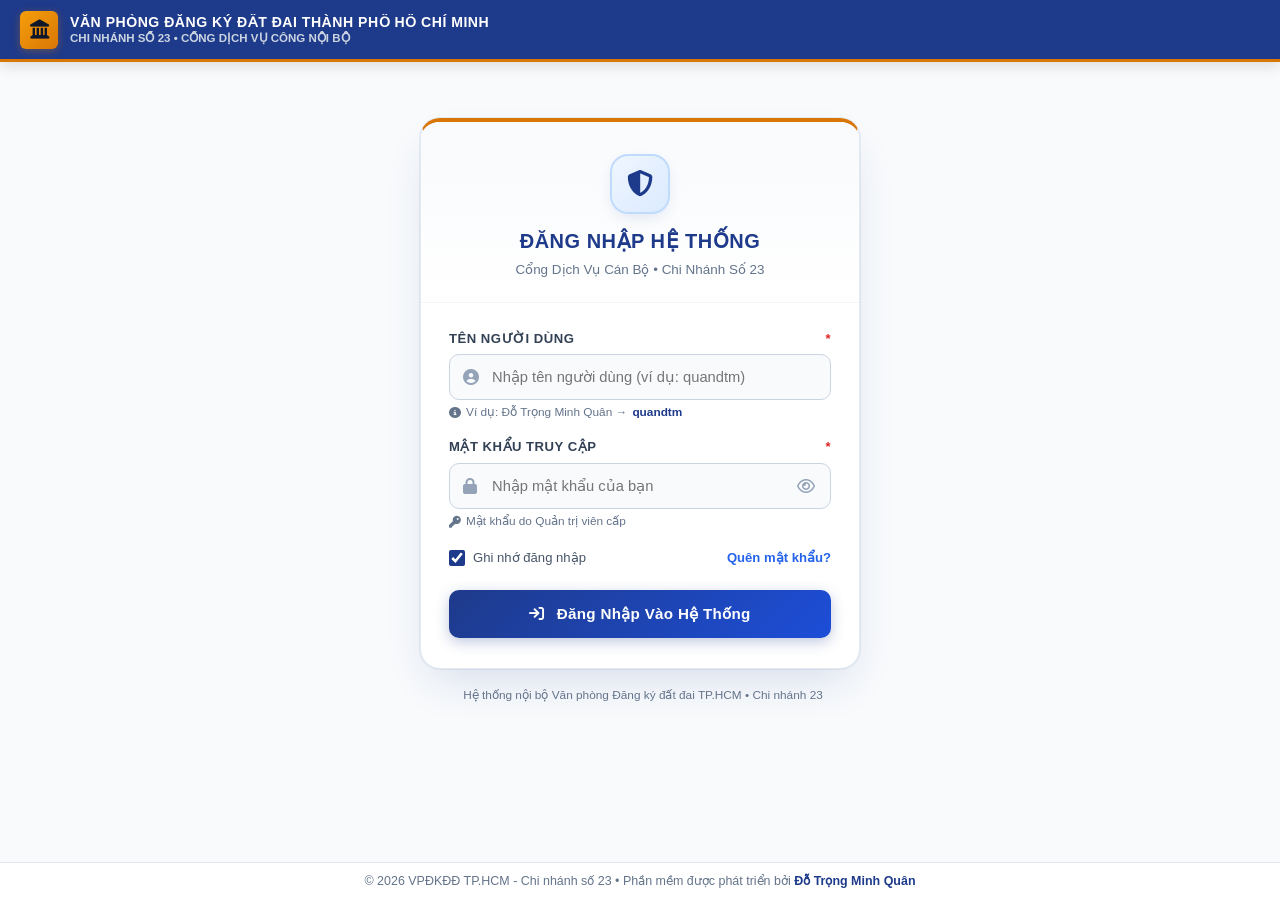
<file: it_helpdesk.html>
<!DOCTYPE html>
<html lang="vi">
<head>
  <meta charset="UTF-8">
  <meta name="viewport" content="width=device-width, initial-scale=1.0">
  <title>IT Helpdesk - Tiếp Nhận & Xử Lý Sự Cố Máy Tính</title>
  <!-- Modular CSS (Parallel Load - No @import - System Fonts) -->
  <link rel="stylesheet" href="css/variables.css">
  <link rel="stylesheet" href="css/base.css">
  <link rel="stylesheet" href="css/utilities.css">
  <link rel="stylesheet" href="css/it_helpdesk.css">
  <link rel="stylesheet" href="https://cdnjs.cloudflare.com/ajax/libs/font-awesome/6.4.0/css/all.min.css">

  <!-- Rào chắn kiểm soát truy cập (Zero-Trust Route Guard) -->
  <script src="js/auth.js"></script>
  <script>FamilyAuth.requireAuth();</script>

  <!-- Bộ Class Tiện Ích Tĩnh Cục Bộ (Thay thế 100% Tailwind CDN 2.9MB) -->
  <!-- Font Awesome 6 CDN -->
  <!-- Layout Controller & Logic Phân Hệ IT Helpdesk -->
  <script src="js/layout.js" defer></script>
  <script src="js/it_helpdesk.js?v=20261111" defer></script>
  <!-- Google Fonts: Plus Jakarta Sans & JetBrains Mono -->
</head>
<body class="bg-slate-100 text-slate-800 font-sans min-h-screen flex flex-col antialiased selection:bg-blue-600 selection:text-white">

  <!-- ================= WORKSPACE CHÍNH (ĐỒNG BỘ CHUẨN LỊCH TUẦN: BẢNG 100% + FORM ĐĂNG KÝ) ================= -->
  <main class="main-content app-container max-w-7xl w-full mx-auto px-4 sm:px-6 py-4 flex-1">

    <!-- Header Tiêu Đề Trang Tối Giản (Đồng bộ chuẩn Lịch Tuần) -->
    <div id="pageTitleStrip" class="page-title-strip flex flex-wrap items-center justify-between gap-3 mb-5 pb-3 border-b border-slate-200">
      <div>
        <h1 class="text-lg sm:text-2xl font-extrabold text-blue-950 flex items-center gap-2.5">
          <i class="fa-solid fa-headset text-amber-500"></i>
          <span>IT HELPDESK &bull; TIẾP NHẬN & XỬ LÝ SỰ CỐ MÁY TÍNH</span>
        </h1>
        <p class="text-xs text-slate-500 mt-0.5">Tiếp nhận báo lỗi máy tính, mạng nội bộ, máy in và phần mềm nghiệp vụ Chi nhánh số 23</p>
      </div>
      <a href="https://drive.google.com/drive/folders/1T2LVJKymM-52KBLNeabYxtAT4zfXneND" target="_blank" rel="noopener noreferrer"
        class="inline-flex items-center gap-1.5 text-xs bg-amber-400 hover:bg-amber-300 text-blue-950 font-bold px-3 py-2 rounded-xl border border-amber-300 shadow-sm transition">
        <i class="fa-solid fa-cloud-arrow-down"></i>
        <span>Kho Phần Mềm Cài Đặt</span>
        <i class="fa-solid fa-arrow-up-right-from-square text-[9px] opacity-70"></i>
      </a>
    </div>

    <!-- ================= THANH CHUYỂN ĐỔI TAB: 1. BẢNG THEO DÕI (100% WIDTH) | 2. BÁO SỰ CỐ MỚI ================= -->
    <div class="schedule-tab-nav flex flex-wrap items-center justify-between gap-3 mb-5">
      <div class="schedule-tab-group inline-flex bg-slate-200/90 p-1 rounded-2xl gap-1">
        <button type="button" id="tabBtnHelpdeskRegister" class="schedule-tab-btn active"  data-action="switch-tab" data-tab="form">
          <i class="fa-solid fa-triangle-exclamation mr-1.5 text-amber-500"></i>
          <span>1. Báo Sự Cố Mới (Tạo Ticket)</span>
        </button>
        <button type="button" id="tabBtnHelpdeskList" class="schedule-tab-btn"  data-action="switch-tab" data-tab="list">
          <i class="fa-solid fa-table-list mr-1.5 text-blue-600"></i>
          <span>2. Bảng Theo Dõi Sự Cố (Monitoring)</span>
        </button>
      </div>
    </div>

    <!-- ==================== TAB 1: FORM BÁO SỰ CỐ MỚI (MẶC ĐỊNH) ==================== -->
    <section id="formSection" class="bg-white rounded-3xl border border-slate-200 shadow-sm p-5 sm:p-8 max-w-4xl mx-auto w-full">
      
      <!-- Header Form có nút quay lại bảng sự cố -->
      <div class="flex items-center justify-between pb-4 border-b border-slate-100 mb-5">
        <div>
          <h2 class="text-base sm:text-lg font-extrabold text-slate-900 flex items-center gap-2">
            <span class="w-8 h-8 rounded-xl bg-blue-50 text-blue-700 flex items-center justify-center text-sm font-bold">
              <i class="fa-solid fa-plus"></i>
            </span>
            Tạo Ticket Báo Sự Cố Máy Tính Mới
          </h2>
          <p class="text-xs text-slate-500 mt-1">Điền thông tin sự cố để Tổ CNTT tiếp nhận và hỗ trợ tại chỗ nhanh chóng</p>
        </div>
        <button type="button"  data-action="switch-tab" data-tab="list" class="inline-flex items-center gap-1.5 px-3.5 py-2 rounded-xl bg-slate-100 hover:bg-slate-200 text-slate-700 font-bold text-xs transition border border-slate-200 shadow-2xs">
          <i class="fa-solid fa-arrow-left"></i>
          <span>Quay lại bảng sự cố</span>
        </button>
      </div>

      <!-- Khối Liên Kết Nhanh: Kho Phần Mềm Cài Đặt -->
      <a href="https://drive.google.com/drive/folders/1T2LVJKymM-52KBLNeabYxtAT4zfXneND" target="_blank" rel="noopener noreferrer"
        class="mb-5 p-3 rounded-2xl bg-gradient-to-r from-amber-50 via-orange-50 to-amber-50 border border-amber-200 hover:border-amber-300 flex items-center justify-between group transition shadow-2xs">
        <div class="flex items-center space-x-3">
          <div class="w-9 h-9 rounded-xl bg-amber-500 text-white flex items-center justify-center text-base shadow-sm shrink-0">
            <i class="fa-solid fa-folder-open"></i>
          </div>
          <div>
            <div class="text-xs font-bold text-amber-950 flex items-center gap-1.5">
              Kho Phần Mềm Cài Đặt Máy Tính Chi Nhánh 23
              <i class="fa-solid fa-arrow-up-right-from-square text-[9px] text-amber-600"></i>
            </div>
            <div class="text-[11px] text-amber-800">Tải sẵn: Unikey, Driver máy in Canon/HP, Foxit Reader, Acrobat Pro, Driver Token chữ ký số...</div>
          </div>
        </div>
        <span class="text-xs font-bold text-amber-900 bg-white px-3 py-1.5 rounded-xl border border-amber-200 group-hover:bg-amber-100 transition whitespace-nowrap ml-3">
          Mở Drive <i class="fa-solid fa-chevron-right text-[10px] ml-1"></i>
        </span>
      </a>

      <form id="ticketForm"  class="space-y-5">

        <!-- Thông tin Cán bộ gửi yêu cầu (Đã xác thực, responsive hoàn hảo) -->
        <div class="p-4 rounded-2xl bg-gradient-to-br from-blue-50/90 via-indigo-50/50 to-slate-50 border border-blue-200/80 shadow-2xs">
          <div class="flex items-center justify-between mb-2.5">
            <div class="flex items-center space-x-2">
              <span class="w-2 h-2 rounded-full bg-emerald-500 animate-pulse"></span>
              <span class="text-[10px] font-bold text-blue-900 uppercase tracking-wider">Cán bộ gửi yêu cầu</span>
            </div>
            <span class="inline-flex items-center px-2 py-0.5 rounded-full text-[10px] font-semibold bg-emerald-100 text-emerald-800 border border-emerald-200 shrink-0">
              <i class="fa-solid fa-circle-check mr-1 text-emerald-600"></i> Đã xác thực
            </span>
          </div>

          <div class="flex items-start space-x-3">
            <div class="w-10 h-10 rounded-xl bg-blue-600 text-white flex items-center justify-center text-base shadow-xs font-bold shrink-0 mt-0.5">
              <i class="fa-solid fa-user-check"></i>
            </div>
            <div class="flex-1 min-w-0">
              <div class="font-bold text-slate-900 text-sm truncate" id="requesterDisplayName">
                Đang tải...
              </div>
              <div class="flex items-center gap-2 mt-1.5 text-xs">
                <span id="requesterPhoneBadge" class="inline-flex items-center px-2.5 py-0.5 rounded-md bg-white text-blue-700 font-mono font-semibold border border-blue-200/80 shadow-2xs">
                  <i class="fa-solid fa-phone mr-1.5 text-blue-500 text-[10px]"></i>
                  <span id="requesterDisplayPhone">090xxxxxxx</span>
                </span>
              </div>
            </div>
          </div>
        </div>

        <!-- Hidden inputs lưu thông tin định danh -->
        <input type="hidden" id="fullname" value="">
        <input type="hidden" id="phone" value="">
        <input type="hidden" id="machineName" value="">

        <!-- Hàng 2: Phòng ban và Tên máy (Grid 2 cột) -->
        <div class="grid grid-cols-1 sm:grid-cols-2 gap-4">
          <!-- Phòng ban / Tổ công tác (Tự động lấy từ sheet TaiKhoan) -->
          <div>
            <label class="block text-xs font-bold text-slate-700 mb-1.5">
              Phòng ban / Tổ công tác <span class="text-emerald-700 font-bold">(Tự động)</span>
            </label>
            <div class="relative">
              <div class="absolute inset-y-0 left-0 pl-3 flex items-center pointer-events-none text-blue-600">
                <i class="fa-solid fa-building-user text-xs"></i>
              </div>
              <input type="text" id="department" readonly value=""
                placeholder="Đang lấy thông tin đơn vị..."
                class="w-full h-[42px] pl-9 pr-3 py-2.5 rounded-xl border border-slate-200 bg-slate-50 text-slate-700 text-xs font-semibold cursor-default focus:outline-none">
            </div>
          </div>

          <!-- Thông tin kỹ thuật ngầm tự động thu thập -->
          <div>
            <label class="block text-xs font-bold text-slate-700 mb-1.5">
              Thiết bị ghi nhận <span class="text-emerald-700 font-bold">(Auto-Detect)</span>
            </label>
            <div class="p-2.5 rounded-xl bg-slate-50 border border-slate-200 text-xs text-slate-600 flex items-center h-[42px]">
              <div class="flex items-center space-x-2 truncate">
                <i class="fa-solid fa-shield-halved text-blue-600"></i>
                <span id="detectedSpecText" class="truncate font-mono text-[11px]">Đang quét IP và thông số máy...</span>
              </div>
            </div>
          </div>
        </div>

        <!-- Hàng 3: Loại sự cố -->
        <div>
          <label class="block text-xs font-bold text-slate-700 mb-1.5">Loại sự cố gặp phải <span class="text-rose-500">*</span></label>
          <div class="grid grid-cols-2 sm:grid-cols-3 gap-2.5">
            <label class="flex items-center p-2.5 rounded-xl border border-slate-200 cursor-pointer text-xs font-semibold hover:bg-slate-50 has-[:checked]:border-blue-600 has-[:checked]:bg-blue-50/60 has-[:checked]:text-blue-900 transition">
              <input type="radio" id="cat_pc" name="category" value="Máy tính / Cây PC" checked class="sr-only">
              <i class="fa-solid fa-computer text-blue-600 mr-2 text-sm"></i> Máy tính / PC
            </label>

            <label class="flex items-center p-2.5 rounded-xl border border-slate-200 cursor-pointer text-xs font-semibold hover:bg-slate-50 has-[:checked]:border-blue-600 has-[:checked]:bg-blue-50/60 has-[:checked]:text-blue-900 transition">
              <input type="radio" id="cat_printer" name="category" value="Máy in / Scan" class="sr-only">
              <i class="fa-solid fa-print text-sky-600 mr-2 text-sm"></i> Máy in / Scan
            </label>

            <label class="flex items-center p-2.5 rounded-xl border border-slate-200 cursor-pointer text-xs font-semibold hover:bg-slate-50 has-[:checked]:border-blue-600 has-[:checked]:bg-blue-50/60 has-[:checked]:text-blue-900 transition">
              <input type="radio" id="cat_network" name="category" value="Mạng Internet / Wifi" class="sr-only">
              <i class="fa-solid fa-wifi text-indigo-600 mr-2 text-sm"></i> Mạng / Internet
            </label>

            <label class="flex items-center p-2.5 rounded-xl border border-slate-200 cursor-pointer text-xs font-semibold hover:bg-slate-50 has-[:checked]:border-blue-600 has-[:checked]:bg-blue-50/60 has-[:checked]:text-blue-900 transition">
              <input type="radio" id="cat_software" name="category" value="Phần mềm / Office" class="sr-only">
              <i class="fa-solid fa-file-word text-emerald-600 mr-2 text-sm"></i> Phần mềm / Win
            </label>

            <label class="flex items-center p-2.5 rounded-xl border border-slate-200 cursor-pointer text-xs font-semibold hover:bg-slate-50 has-[:checked]:border-blue-600 has-[:checked]:bg-blue-50/60 has-[:checked]:text-blue-900 transition">
              <input type="radio" id="cat_token" name="category" value="Chữ ký số / Cổng DVC" class="sr-only">
              <i class="fa-solid fa-key text-amber-600 mr-2 text-sm"></i> Chữ ký số
            </label>

            <label class="flex items-center p-2.5 rounded-xl border border-slate-200 cursor-pointer text-xs font-semibold hover:bg-slate-50 has-[:checked]:border-blue-600 has-[:checked]:bg-blue-50/60 has-[:checked]:text-blue-900 transition">
              <input type="radio" id="cat_other" name="category" value="Khác / Cần hỗ trợ" class="sr-only">
              <i class="fa-solid fa-screwdriver text-purple-600 mr-2 text-sm"></i> Khác / Hỗ trợ
            </label>
          </div>
        </div>

        <!-- Hàng 4: Câu thông báo lỗi tiếng Anh (Error Message) -->
        <div>
          <div class="flex items-center justify-between mb-1.5">
            <label class="text-xs font-bold text-slate-700">
              Thông báo lỗi tiếng Anh hiện trên màn hình (nếu có):
            </label>
            <span class="text-[11px] text-slate-400 italic">Nhập nguyên văn chữ tiếng Anh</span>
          </div>
          <div class="relative">
            <div class="absolute inset-y-0 left-0 pl-3 flex items-center pointer-events-none text-slate-400">
              <i class="fa-solid fa-quote-left text-xs"></i>
            </div>
            <input type="text" id="errorMessage"
              placeholder="VD: Paper Jam, Printer Offline, Access Denied, Not Responding..."
              class="w-full pl-9 pr-3 py-2.5 rounded-xl border border-slate-200 text-xs font-mono text-rose-700 placeholder:text-slate-400 focus:border-blue-600 focus:ring-2 focus:ring-blue-600/20">
          </div>
        </div>

        <!-- Hàng 5: Mô tả hiện tượng -->
        <div>
          <label class="block text-xs font-bold text-slate-700 mb-1.5">
            Mô tả ngắn hiện tượng <span class="text-rose-500">*</span>
          </label>
          <textarea id="description" rows="3" required
            placeholder="VD: Bấm in thì đèn vàng nhấp nháy, không rút được giấy ra... / Không kết nối được mạng dây..."
            class="w-full p-3 rounded-xl border border-slate-200 text-xs focus:border-blue-600 focus:ring-2 focus:ring-blue-600/20 placeholder:text-slate-400"></textarea>
        </div>

        <!-- Hàng 6: Upload ảnh chụp màn hình / Chụp lỗi (Có hỗ trợ Ctrl + V) -->
        <div>
          <div class="flex items-center justify-between mb-1.5">
            <label class="text-xs font-bold text-slate-700">
              Ảnh chụp màn hình lỗi (nếu có):
            </label>
            <span class="text-[11px] text-blue-700 bg-blue-50 px-2 py-0.5 rounded font-semibold border border-blue-200">
              Hỗ trợ <kbd class="font-mono bg-white px-1 py-0.2 rounded border">Ctrl+V</kbd> dán ảnh trực tiếp
            </span>
          </div>

          <!-- Drag & Drop Box -->
          <div id="dropZone" data-action="trigger-file"
            class="drop-zone relative rounded-2xl p-4 text-center cursor-pointer bg-slate-50 hover:bg-slate-100 transition">
            <input type="file" id="fileInput" accept="image/*"  class="hidden">
            
            <div id="dropZonePrompt" class="py-3">
              <div class="w-10 h-10 rounded-full bg-blue-100 text-blue-700 flex items-center justify-center mx-auto mb-2 text-base">
                <i class="fa-solid fa-camera"></i>
              </div>
              <div class="text-xs font-bold text-slate-700">Bấm để chọn ảnh hoặc dán ảnh chụp màn hình (Ctrl + V)</div>
              <div class="text-[11px] text-slate-400 mt-1">Hỗ trợ PNG, JPG, Screenshot (Tự động nén siêu nhẹ trước khi gửi)</div>
            </div>

            <!-- Image Preview Box -->
            <div id="imagePreviewContainer" class="hidden relative inline-block text-left">
              <img id="imagePreview" src="" alt="Ảnh chụp lỗi" class="h-32 rounded-xl object-contain border border-slate-200 shadow-sm mx-auto">
              <button type="button" data-action="remove-image"
                class="absolute -top-2 -right-2 w-6 h-6 rounded-full bg-rose-600 text-white flex items-center justify-center text-xs shadow-md hover:bg-rose-700"
                title="Xoá ảnh này">
                <i class="fa-solid fa-xmark"></i>
              </button>
              <div id="imageSizeInfo" class="text-[11px] text-slate-500 text-center mt-1 font-mono"></div>
            </div>
          </div>
        </div>

        <input type="checkbox" id="chkRememberMe" checked class="hidden">

        <!-- Nút bấm Gửi Ticket & Hủy (2 nút chuẩn) -->
        <div class="flex items-center gap-3 pt-2">
          <button type="submit" id="btnSubmitTicket"
            class="flex-1 py-3 px-4 rounded-2xl bg-gradient-to-r from-blue-700 to-indigo-700 hover:from-blue-800 hover:to-indigo-800 text-white font-bold text-sm shadow-md shadow-blue-700/25 transition flex items-center justify-center space-x-2">
            <i class="fa-solid fa-paper-plane text-xs"></i>
            <span>GỬI YÊU CẦU HỖ TRỢ</span>
          </button>
          <button type="button"  data-action="switch-tab" data-tab="list"
            class="px-5 py-3 rounded-2xl bg-slate-100 hover:bg-slate-200 text-slate-700 font-bold text-sm transition border border-slate-200">
            Hủy bỏ
          </button>
        </div>

      </form>
    </section>

    <!-- ==================== TAB 2: BẢNG THEO DÕI SỰ CỐ TOÀN MÀN HÌNH (MONITORING) ==================== -->
    <section id="listSection" class="bg-white rounded-3xl border border-slate-200 shadow-sm p-4 sm:p-6 flex flex-col min-h-[640px] w-full" style="display: none;">
      
      <!-- Header Bảng Monitoring -->
      <div class="flex flex-col sm:flex-row sm:items-center justify-between pb-4 border-b border-slate-100 gap-3">
        <div>
          <div class="flex flex-wrap items-center gap-2">
            <h2 class="text-base font-extrabold text-slate-900 flex items-center gap-2">
              <span class="w-7 h-7 rounded-lg bg-emerald-50 text-emerald-700 flex items-center justify-center text-xs font-bold">
                <i class="fa-solid fa-list-check"></i>
              </span>
              <span id="monitoringTitle">Bảng Theo Dõi & Hàng Đợi Xử Lý</span>
            </h2>
            <span id="roleScopeBadge" class="hidden"></span>
          </div>
          <p class="text-xs text-slate-500 mt-1" id="monitoringSubtitle">Tiến độ tiếp nhận & khắc phục sự cố theo thời gian thực</p>
        </div>

        <div class="flex items-center gap-2 self-start sm:self-auto">
          <button type="button" data-action="refresh-tickets" id="btnRefresh"
            class="px-3 py-1.5 rounded-xl bg-slate-100 hover:bg-slate-200 text-slate-700 text-xs font-bold flex items-center space-x-1.5 transition">
            <i class="fa-solid fa-arrows-rotate" id="refreshIcon"></i>
            <span>Làm mới dữ liệu</span>
          </button>
        </div>
      </div>

      <!-- 4 Thẻ Thống Kê Mini -->
      <div class="grid grid-cols-2 sm:grid-cols-4 gap-3 my-4">
        <div class="bg-slate-50 p-3 rounded-2xl border border-slate-200 flex items-center justify-between">
          <div>
            <div class="text-[11px] font-semibold text-slate-500">Tổng Ticket</div>
            <div id="statTotal" class="text-xl font-extrabold text-slate-900 mt-0.5">0</div>
          </div>
          <div class="w-8 h-8 rounded-xl bg-white text-slate-700 flex items-center justify-center text-sm shadow-xs border border-slate-200">
            <i class="fa-solid fa-ticket"></i>
          </div>
        </div>

        <div class="bg-amber-50/60 p-3 rounded-2xl border border-amber-200 flex items-center justify-between">
          <div>
            <div class="text-[11px] font-bold text-amber-800">Chờ Xử Lý</div>
            <div id="statPending" class="text-xl font-extrabold text-amber-700 mt-0.5">0</div>
          </div>
          <div class="w-8 h-8 rounded-xl bg-white text-amber-600 flex items-center justify-center text-sm shadow-xs border border-amber-200">
            <i class="fa-regular fa-clock"></i>
          </div>
        </div>

        <div class="bg-sky-50/60 p-3 rounded-2xl border border-sky-200 flex items-center justify-between">
          <div>
            <div class="text-[11px] font-bold text-sky-800">Đang Xử Lý</div>
            <div id="statProcessing" class="text-xl font-extrabold text-sky-700 mt-0.5">0</div>
          </div>
          <div class="w-8 h-8 rounded-xl bg-white text-sky-600 flex items-center justify-center text-sm shadow-xs border border-sky-200">
            <i class="fa-solid fa-wrench"></i>
          </div>
        </div>

        <div class="bg-emerald-50/60 p-3 rounded-2xl border border-emerald-200 flex items-center justify-between">
          <div>
            <div class="text-[11px] font-bold text-emerald-800">Đã Hoàn Thành</div>
            <div id="statCompleted" class="text-xl font-extrabold text-emerald-700 mt-0.5">0</div>
          </div>
          <div class="w-8 h-8 rounded-xl bg-white text-emerald-600 flex items-center justify-center text-sm shadow-xs border border-emerald-200">
            <i class="fa-regular fa-circle-check"></i>
          </div>
        </div>
      </div>

      <!-- Bộ Lọc Tìm Kiếm & Trạng Thái -->
      <div class="flex flex-col sm:flex-row items-stretch sm:items-center justify-between gap-2.5 mb-4">
        <div class="relative flex-1">
          <div class="absolute inset-y-0 left-0 pl-3 flex items-center pointer-events-none text-slate-400">
            <i class="fa-solid fa-magnifying-glass text-xs"></i>
          </div>
          <input type="text" id="filterSearch"  placeholder="Tìm theo tên người gửi, số ĐT, phòng ban, thông báo lỗi..."
            class="w-full pl-8 pr-3 py-2 rounded-xl border border-slate-200 text-xs focus:ring-2 focus:ring-blue-600/20 focus:border-blue-600">
        </div>

        <select id="filterStatus" 
          class="px-3 py-2 rounded-xl border border-slate-200 text-xs bg-white text-slate-700 font-medium">
          <option value="ALL">Tất cả trạng thái</option>
          <option value="Chờ xử lý">Chỉ xem: Chờ xử lý</option>
          <option value="Đang xử lý">Chỉ xem: Đang xử lý</option>
          <option value="Đã hoàn thành">Chỉ xem: Đã hoàn thành</option>
        </select>
      </div>

      <!-- BẢNG DANH SÁCH TICKET (CHẾ ĐỘ MÁY TÍNH / TABLET >= 768px) -->
      <div class="helpdesk-desktop-table flex-1 overflow-x-auto rounded-2xl border border-slate-200">
        <table class="w-full text-left border-collapse text-xs">
          <thead class="bg-slate-50 text-slate-700 uppercase font-bold text-[10px] tracking-wider border-b border-slate-200">
            <tr>
              <th class="py-3 px-3 w-28 whitespace-nowrap">Mã Ticket</th>
              <th class="py-3 px-3 w-52 min-w-[190px]">Người gửi / Tài khoản</th>
              <th class="py-3 px-3 w-36 min-w-[140px]">Tên máy & Thiết bị</th>
              <th class="py-3 px-3 min-w-[180px]">Nội dung sự cố</th>
              <th class="py-3 px-3 w-20 text-center whitespace-nowrap">Ảnh lỗi</th>
              <th class="py-3 px-3 w-28 text-center whitespace-nowrap">Trạng thái</th>
              <th class="py-3 px-3 w-16 text-center whitespace-nowrap">Chi tiết</th>
            </tr>
          </thead>
          <tbody id="ticketTableBody" class="divide-y divide-slate-100">
            <tr>
              <td colspan="7" class="text-center py-10 text-slate-400">
                <i class="fa-solid fa-spinner fa-spin text-lg mb-2 text-blue-600"></i>
                <div>Đang tải dữ liệu từ máy chủ...</div>
              </td>
            </tr>
          </tbody>
        </table>
      </div>

      <!-- DANH SÁCH THẺ DỌC TỐI ƯU CHO ĐIỆN THOẠI (< 768px) -->
      <div id="ticketCardsMobile" class="helpdesk-mobile-cards space-y-3">
        <div class="text-center py-8 text-slate-400 bg-slate-50 rounded-2xl border border-slate-200">
          <i class="fa-solid fa-spinner fa-spin text-lg mb-2 text-blue-600"></i>
          <div class="text-xs font-medium">Đang tải dữ liệu từ máy chủ...</div>
        </div>
      </div>

      <!-- Empty State khi không có kết quả -->
      <div id="emptyTableState" class="hidden text-center py-12">
        <div class="w-12 h-12 rounded-2xl bg-slate-100 text-slate-400 flex items-center justify-center text-xl mx-auto mb-2">
          <i class="fa-solid fa-inbox"></i>
        </div>
        <div class="text-xs font-bold text-slate-700" id="emptyStateTitle">Chưa có ticket nào phù hợp</div>
        <p class="text-[11px] text-slate-400 mt-0.5" id="emptyStateDesc">Không tìm thấy yêu cầu sự cố nào trong bộ lọc này.</p>
        <div id="emptyStateAction" class="mt-3.5 hidden">
          <button type="button"  data-action="switch-tab" data-tab="form" class="px-4 py-2 rounded-xl bg-blue-700 hover:bg-blue-800 text-white font-bold text-xs inline-flex items-center gap-1.5 shadow-sm transition active:scale-95">
            <i class="fa-solid fa-plus text-amber-400"></i> Báo sự cố mới ngay
          </button>
        </div>
      </div>

    </section>
  </main>

  <!-- ================= POPUP XEM CHI TIẾT TICKET (DETAIL MODAL) ================= -->
  <div id="modalTicketDetail" class="fixed inset-0 z-50 flex items-center justify-center p-3 sm:p-4 bg-slate-950/70 backdrop-blur-xs hidden" data-action="backdrop-close-detail">
    <div class="bg-white rounded-3xl border border-slate-200 shadow-2xl max-w-2xl w-full max-h-[90vh] flex flex-col overflow-hidden animate-scale-in" data-stop-propagation="true">
      <!-- Modal Header -->
      <div class="p-4 sm:p-5 border-b border-slate-100 flex items-center justify-between bg-slate-50/80">
        <div class="flex items-center space-x-2.5">
          <div class="w-9 h-9 rounded-xl bg-blue-600 text-white flex items-center justify-center font-bold text-sm shadow-xs">
            <i class="fa-solid fa-ticket"></i>
          </div>
          <div>
            <div class="flex items-center gap-2">
              <h3 class="text-sm sm:text-base font-extrabold text-slate-900 font-mono" id="detailTicketId">TK-xxxxxx-xxx</h3>
              <span id="detailTicketStatus"></span>
            </div>
            <p class="text-[11px] text-slate-400 mt-0.5" id="detailTicketTime">Gửi lúc: ...</p>
          </div>
        </div>
        <button type="button" data-action="close-detail" class="w-8 h-8 rounded-xl bg-white border border-slate-200 text-slate-400 hover:text-slate-700 hover:bg-slate-100 flex items-center justify-center transition">
          <i class="fa-solid fa-xmark text-sm"></i>
        </button>
      </div>

      <!-- Modal Body (Scrollable) -->
      <div class="p-4 sm:p-6 overflow-y-auto space-y-4 text-xs">
        <!-- Người gửi & Thiết bị -->
        <div class="grid grid-cols-1 sm:grid-cols-2 gap-3">
          <!-- Card Người gửi -->
          <div class="p-3.5 rounded-2xl bg-slate-50 border border-slate-200/80">
            <div class="text-[10px] font-bold text-blue-700 uppercase tracking-wider mb-1 flex items-center justify-between">
              <span class="flex items-center gap-1"><i class="fa-solid fa-user"></i> Cán bộ gửi yêu cầu</span>
              <span id="detailUsername" class="hidden px-2 py-0.5 rounded-md bg-indigo-50 text-indigo-700 text-[10px] font-mono font-bold border border-indigo-200"></span>
            </div>
            <div class="font-bold text-slate-900 text-sm" id="detailFullname">-</div>
            <div class="text-slate-600 mt-0.5 font-medium" id="detailDepartment">-</div>
            <div class="text-blue-700 font-mono mt-1 font-semibold" id="detailPhone">-</div>
          </div>

          <!-- Card Thiết bị -->
          <div class="p-3.5 rounded-2xl bg-slate-50 border border-slate-200/80">
            <div class="text-[10px] font-bold text-slate-600 uppercase tracking-wider mb-1 flex items-center gap-1">
              <i class="fa-solid fa-desktop"></i> Thiết bị & Phân loại
            </div>
            <div class="font-bold text-slate-900 text-sm" id="detailMachineName">-</div>
            <div class="inline-block mt-1 px-2 py-0.5 rounded-md bg-blue-100/70 text-blue-800 font-semibold text-[10px]" id="detailCategory">-</div>
            <div class="text-[10px] text-slate-400 mt-1 truncate" id="detailSpecs">-</div>
          </div>
        </div>

        <!-- Thông báo lỗi tiếng Anh (nếu có) -->
        <div id="detailErrorBox" class="hidden p-3 rounded-2xl bg-rose-50 border border-rose-200 text-rose-900">
          <div class="text-[10px] font-bold text-rose-700 uppercase tracking-wider mb-1 flex items-center gap-1">
            <i class="fa-solid fa-triangle-exclamation"></i> Thông báo lỗi hệ thống / Error Message
          </div>
          <div class="font-mono text-xs font-semibold break-words leading-relaxed" id="detailErrorMessage"></div>
        </div>

        <!-- Mô tả sự cố chi tiết -->
        <div class="p-3.5 rounded-2xl bg-slate-50 border border-slate-200/80">
          <div class="text-[10px] font-bold text-slate-700 uppercase tracking-wider mb-1.5 flex items-center gap-1">
            <i class="fa-solid fa-align-left"></i> Mô tả chi tiết hiện tượng sự cố
          </div>
          <div class="text-slate-800 leading-relaxed whitespace-pre-wrap text-xs" id="detailDescription">-</div>
        </div>

        <!-- Ảnh chụp đính kèm (nếu có) -->
        <div id="detailImageBox" class="hidden p-3.5 rounded-2xl bg-slate-50 border border-slate-200/80">
          <div class="text-[10px] font-bold text-slate-700 uppercase tracking-wider mb-2 flex items-center justify-between">
            <span class="flex items-center gap-1"><i class="fa-solid fa-image"></i> Ảnh chụp màn hình sự cố</span>
            <span class="text-blue-600 text-[10px] font-normal">Bấm vào ảnh để phóng to</span>
          </div>
          <div class="text-center">
            <img id="detailImagePreview" src="" alt="Ảnh lỗi" class="max-h-48 rounded-xl object-contain mx-auto cursor-pointer border border-slate-200 hover:opacity-90 shadow-2xs" data-action="open-image-from-detail">
          </div>
        </div>


      </div>

      <!-- Modal Footer -->
      <div class="p-3 sm:p-4 border-t border-slate-100 flex justify-end bg-slate-50/50">
        <button type="button" data-action="close-detail" class="px-5 py-2 rounded-xl bg-slate-200 hover:bg-slate-300 text-slate-700 font-bold text-xs transition">
          Đóng
        </button>
      </div>
    </div>
  </div>

  <!-- ================= POPUP XEM ẢNH PHÓNG TO (IMAGE VIEWER MODAL) ================= -->
  <div id="modalImageViewer" class="fixed inset-0 z-50 flex items-center justify-center p-4 bg-slate-950/80 backdrop-blur-sm hidden" data-action="close-image">
    <div class="relative max-w-4xl w-full max-h-[92vh] bg-white rounded-3xl p-4 shadow-2xl overflow-hidden flex flex-col" data-stop-propagation="true">
      <div class="flex items-center justify-between pb-3 px-1 border-b border-slate-100">
        <div class="flex items-center space-x-2">
          <span class="w-7 h-7 rounded-lg bg-blue-50 text-blue-700 flex items-center justify-center text-xs font-bold">
            <i class="fa-solid fa-image"></i>
          </span>
          <span id="modalImgTitle" class="text-xs sm:text-sm font-bold text-slate-800">Ảnh chụp màn hình sự cố</span>
        </div>
        <div class="flex items-center space-x-2">
          <a id="modalDriveLink" target="_blank" href="#" title="Mở ảnh gốc trong tab mới trên Google Drive"
            class="hidden px-3 py-1.5 bg-blue-50 hover:bg-blue-100 text-blue-700 rounded-xl text-xs font-bold border border-blue-200 transition items-center gap-1.5" rel="noopener noreferrer">
            <i class="fa-brands fa-google-drive"></i> Mở trên Drive <i class="fa-solid fa-arrow-up-right-from-square text-[10px]"></i>
          </a>
          <button type="button" data-action="close-image" class="w-8 h-8 rounded-full bg-slate-100 hover:bg-slate-200 text-slate-600 flex items-center justify-center transition">
            <i class="fa-solid fa-xmark"></i>
          </button>
        </div>
      </div>

      <!-- Vùng hiển thị ảnh chính -->
      <div class="p-2 flex-1 flex items-center justify-center min-h-[300px] overflow-auto">
        <!-- Spinner lúc đang tải -->
        <div id="modalImgLoading" class="py-16 text-center">
          <i class="fa-solid fa-spinner fa-spin text-3xl text-blue-600 mb-2"></i>
          <div class="text-xs text-slate-500 font-medium">Đang tải ảnh chụp sự cố...</div>
        </div>

        <!-- Ảnh chính -->
        <img id="modalFullImg" src="" alt="" class="max-h-[75vh] w-auto rounded-xl object-contain shadow-sm hidden"
           >

        <!-- Thông báo nếu ảnh không stream được trong trình duyệt -->
        <div id="modalImgError" class="hidden p-6 text-center max-w-md mx-auto">
          <div class="w-14 h-14 rounded-2xl bg-amber-50 text-amber-600 flex items-center justify-center text-2xl mx-auto mb-3 border border-amber-200">
            <i class="fa-solid fa-shield-halved"></i>
          </div>
          <h4 class="text-sm font-bold text-slate-800 mb-1">Ảnh yêu cầu mở trên Google Drive</h4>
          <p class="text-xs text-slate-500 mb-4 leading-relaxed">
            Do Google Drive chặn nhúng ảnh trực tiếp vào trang web từ bên ngoài hoặc cookie trình duyệt đang tắt. Bạn có thể mở xem ảnh gốc trực tiếp trên Google Drive bằng nút dưới đây:
          </p>
          <a id="btnOpenDriveDirect" target="_blank" href="#"
            class="inline-flex items-center px-5 py-2.5 rounded-xl bg-blue-700 hover:bg-blue-800 text-white text-xs font-bold shadow-md shadow-blue-700/20 gap-2 transition" rel="noopener noreferrer">
            <i class="fa-brands fa-google-drive text-sm"></i>
            <span>Mở Xem Ảnh Gốc Trên Google Drive</span>
            <i class="fa-solid fa-arrow-up-right-from-square text-[10px]"></i>
          </a>
        </div>
      </div>
    </div>
  </div>

  <!-- ================= POPUP THÀNH CÔNG ================= -->
  <div id="modalSuccess" class="fixed inset-0 z-50 flex items-center justify-center p-4 bg-slate-900/60 backdrop-blur-sm hidden">
    <div class="bg-white rounded-3xl max-w-sm w-full p-6 text-center shadow-2xl border border-slate-100">
      <div class="w-14 h-14 rounded-2xl bg-emerald-100 text-emerald-600 flex items-center justify-center text-2xl mx-auto mb-3">
        <i class="fa-solid fa-circle-check"></i>
      </div>
      <h3 class="text-base font-extrabold text-slate-900 mb-1">Gửi Yêu Cầu Thành Công!</h3>
      <p class="text-xs text-slate-500 mb-4">Ticket đã ghi nhận vào sổ theo dõi của IT.</p>

      <div class="bg-slate-50 rounded-2xl p-3 border border-slate-200 mb-4 text-left space-y-1.5 text-xs">
        <div class="flex justify-between">
          <span class="text-slate-500">Mã Ticket:</span>
          <span id="resTicketId" class="font-mono font-bold text-blue-700">#TK-XXXX</span>
        </div>
        <div class="flex justify-between">
          <span class="text-slate-500">Máy & Vị trí:</span>
          <span id="resMachine" class="font-semibold text-slate-800">--</span>
        </div>
      </div>

      <button type="button" id="btnDismissSuccessModal" data-action="dismiss-success"
        class="w-full py-2.5 rounded-xl bg-blue-700 hover:bg-blue-800 text-white font-bold text-xs shadow-md transition">
        Đã hiểu, theo dõi bảng sự cố
      </button>
    </div>
  </div>

  <!-- Module Controller js/it_helpdesk.js đã được nạp trong thẻ <head> với thuộc tính defer -->
</body>
</html>
</file>
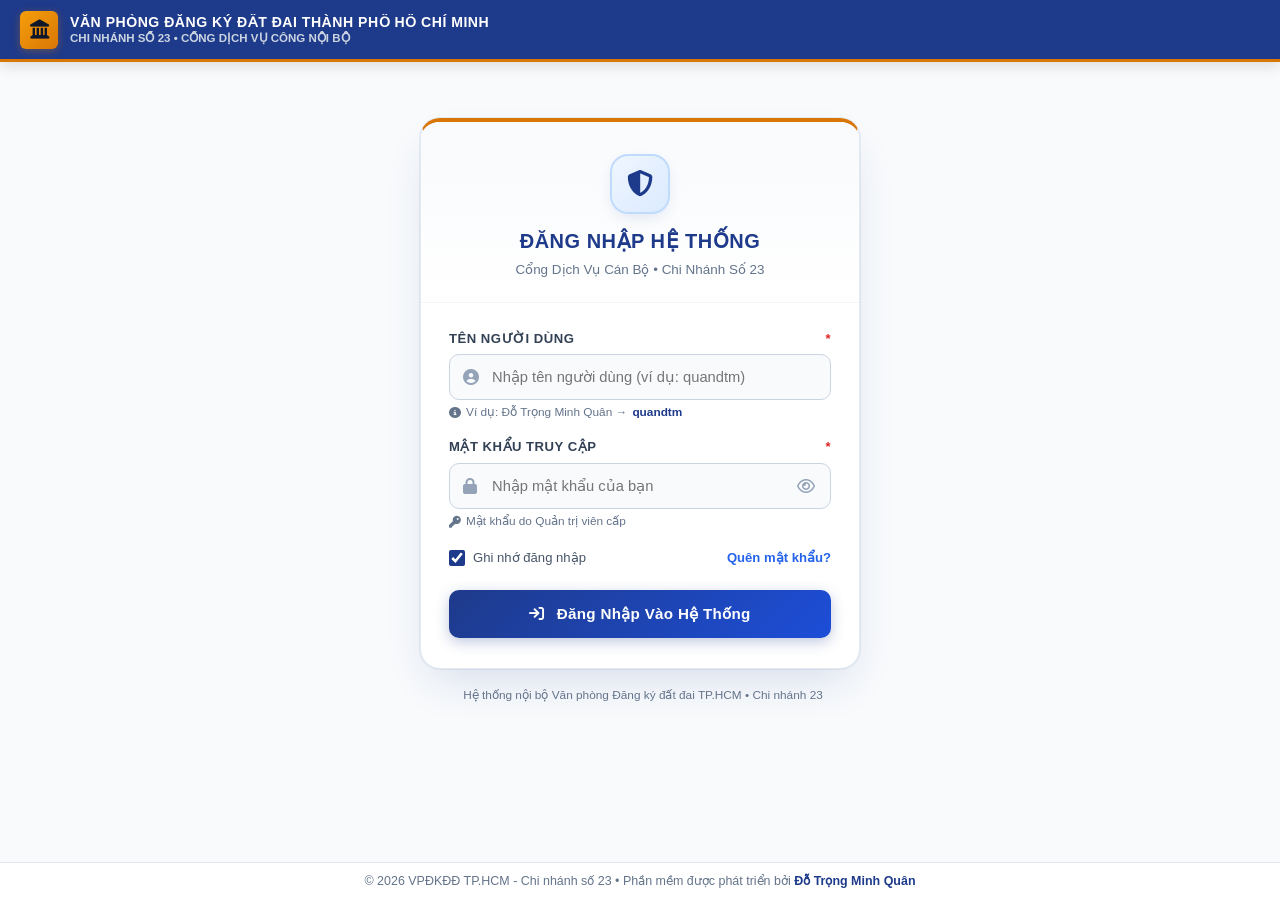
<file: lich_tuan.html>
<!DOCTYPE html>
<html lang="vi">
<head>
  <meta charset="UTF-8">
  <meta name="viewport" content="width=device-width, initial-scale=1.0">
  <title>Đăng Ký Lịch Công Tác Tuần - VPĐK</title>
  <!-- Modular CSS (Parallel Load - No @import) -->
  <link rel="stylesheet" href="css/variables.css">
  <link rel="stylesheet" href="css/base.css">
  <link rel="stylesheet" href="css/utilities.css">
  <link rel="stylesheet" href="css/flatpickr.min.css">
  <link rel="stylesheet" href="css/lich_tuan.css">
  <link rel="stylesheet" href="https://cdnjs.cloudflare.com/ajax/libs/font-awesome/6.4.0/css/all.min.css">

  <!-- Rào chắn kiểm soát truy cập (Zero-Trust Route Guard) -->
  <script src="js/auth.js"></script>
  <script>FamilyAuth.requireAuth();</script>

  <!-- Thư viện chọn ngày chuẩn Ngày/Tháng/Năm (DD/MM/YYYY) -->
  <!-- Layout Controller & Logic Phân Hệ Lịch Tuần -->
  <script src="js/layout.js" defer></script>
  <script src="js/flatpickr.min.js" defer></script>
  <!-- Thư viện tạo file Word (.docx) chuyên nghiệp trực tiếp trên trình duyệt -->
  <script src="js/vendor/docx.umd.js" defer></script>
  <script src="js/vendor/FileSaver.min.js" defer></script>
  <script src="js/app.js" defer></script>
</head>
<body>

  <!-- Thông báo Toast Notification -->
  <div id="toastContainer" class="toast-container"></div>

  <main class="main-content app-container">

    <!-- Header Tiêu Đề Trang Tối Giản -->
    <div id="pageTitleStrip" class="page-title-strip">
      <div>
        <h1 class="page-title-heading">
          <i class="fa-solid fa-calendar-week text-amber-500"></i>
          <span>HỆ THỐNG ĐĂNG KÝ LỊCH CÔNG TÁC TUẦN</span>
        </h1>
        <p class="page-subtitle">Văn phòng Đăng ký đất đai TP. Hồ Chí Minh &bull; Chi nhánh số 23</p>
      </div>
      <div>
        <button type="button" id="btnAdminServerConfig" class="btn btn-secondary btn-sm" title="Cài đặt Server API (Chỉ Quản trị viên)">⚙️ Cài đặt Server</button>
      </div>
    </div>

    <!-- ==================== 1. MÀN HÌNH ĐĂNG NHẬP ==================== -->
    <section id="loginSection" class="card login-card">
      <div class="card-header text-center">
        <h2>ĐĂNG NHẬP HỆ THỐNG</h2>
        <p class="text-muted">Sử dụng tài khoản Gmail và mật khẩu được cấp để đăng ký lịch</p>
      </div>
      <div class="card-body">
        <form id="loginForm" autocomplete="on">
          <div class="form-group">
            <label for="loginEmail">Email (Gmail): <span class="required">*</span></label>
            <input type="email" id="loginEmail" class="form-control" placeholder="vidu: tuyen.vpdk@gmail.com" required autocomplete="username">
          </div>
          <div class="form-group">
            <label for="loginPassword">Mật khẩu: <span class="required">*</span></label>
            <input type="password" id="loginPassword" class="form-control" placeholder="Nhập mật khẩu của bạn" required autocomplete="current-password">
          </div>
          <div class="form-check-group login-options-row">
            <label class="checkbox-label">
              <input type="checkbox" id="rememberMe" checked>
              <span>Ghi nhớ đăng nhập</span>
            </label>
            <button type="button" id="btnForgotPassword" class="btn-forgot-password">Quên mật khẩu?</button>
          </div>
          <button type="submit" id="btnLogin" class="btn btn-primary btn-block">
            <svg class="btn-svg" viewBox="0 0 24 24" width="18" height="18" fill="none" stroke="currentColor" stroke-width="2.2" stroke-linecap="round" stroke-linejoin="round"><path d="M15 3h4a2 2 0 0 1 2 2v14a2 2 0 0 1-2 2h-4"/><polyline points="10 17 15 12 10 7"/><line x1="15" y1="12" x2="3" y2="12"/></svg>
            <span class="btn-text">Đăng nhập</span>
          </button>
        </form>
      </div>
    </section>

    <!-- ==================== 2. MÀN HÌNH ĐĂNG KÝ VÀ DANH SÁCH LỊCH ==================== -->
    <div id="syncWarningBanner" class="sync-warning-banner">
      <div class="sync-banner-content">
        <span class="sync-banner-icon">⚠️</span>
        <div class="sync-banner-text">
          <strong>Hệ thống chưa kết nối Google Sheet!</strong>
          <p>Dữ liệu lịch đăng ký đang chỉ lưu tạm trên trình duyệt của máy này. Vui lòng bấm <strong>Kết nối ngay</strong> để dán Web App URL từ Google Apps Script.</p>
        </div>
      </div>
      <button type="button" id="btnBannerConfig" class="btn btn-warning-contrast btn-sm">⚙️ Kết nối ngay</button>
    </div>

    <div id="appWorkspace" class="schedule-workspace">
      
      <!-- Thanh Chuyển Đổi Tab: 1. Bảng Lịch Tuần (Mặc định 100% width) | 2. Đăng Ký Lịch Mới -->
      <div class="schedule-tab-nav">
        <div class="schedule-tab-group">
          <button type="button" id="tabBtnScheduleList" class="schedule-tab-btn active" data-tab-action="list">
            <i class="fa-solid fa-table-list mr-1 text-blue-600"></i>
            <span>1. Bảng Lịch Công Tác Tuần</span>
          </button>
          <button type="button" id="tabBtnScheduleRegister" class="schedule-tab-btn" data-tab-action="form">
            <i class="fa-solid fa-calendar-plus mr-1 text-amber-500"></i>
            <span>2. Đăng Ký Lịch Mới</span>
          </button>
        </div>

        <button type="button" id="btnQuickOpenRegister" class="btn btn-primary inline-flex items-center gap-2" data-tab-action="form">
          <i class="fa-solid fa-plus text-amber-300"></i>
          <span><strong>Đăng Ký Lịch Tuần</strong></span>
        </button>
      </div>

      <!-- ==================== TAB 1: BẢNG LỊCH TUẦN TOÀN MÀN HÌNH (RỘNG 100% - CHỐNG BỂ CHỮ) ==================== -->
      <section id="listSection" class="card table-card w-full">
        <div class="card-header table-header-flex">
          <div>
            <h2>📋 Lịch Đã Đăng Ký Trong Tuần</h2>
            <p class="text-muted">Tổng hợp danh sách các cuộc họp, hội nghị, công tác tuần</p>
          </div>
          <div class="table-actions">
            <span class="sort-order-badge" title="Tự động sắp xếp theo thời điểm mới nhất đến cũ nhất">
              <svg class="sort-icon-svg" viewBox="0 0 24 24" width="14" height="14" fill="none" stroke="currentColor" stroke-width="2.2" stroke-linecap="round" stroke-linejoin="round"><path d="M12 5v14M19 12l-7 7-7-7"/></svg>
              <span>Mới nhất trước</span>
            </span>
            <button type="button" id="btnRefreshList" class="btn btn-refresh btn-sm" title="Tải dữ liệu từ server về">
              <svg class="btn-svg" viewBox="0 0 24 24" width="16" height="16" fill="none" stroke="currentColor" stroke-width="2.2" stroke-linecap="round" stroke-linejoin="round"><path d="M21.5 2v6h-6M21.34 15.57a10 10 0 1 1-.57-8.38l5.67-5.67"/></svg>
              <span>Tải từ server</span>
            </button>
            <button type="button" id="btnExportWord" class="btn btn-success" title="Xuất file Lịch tuần chuẩn Nghị định 30">
              <svg class="btn-svg" viewBox="0 0 24 24" width="18" height="18" fill="none" stroke="currentColor" stroke-width="2.2" stroke-linecap="round" stroke-linejoin="round"><path d="M14 2H6a2 2 0 0 0-2 2v16a2 2 0 0 0 2 2h12a2 2 0 0 0 2-2V8z"/><polyline points="14 2 14 8 20 8"/><line x1="16" y1="13" x2="8" y2="13"/><line x1="16" y1="17" x2="8" y2="17"/><polyline points="10 9 9 9 8 9"/></svg>
              <span><strong>Xuất Lịch tuần Word</strong></span>
            </button>
          </div>
        </div>

        <div class="card-body table-responsive">
          <div class="table-filter-bar">
            <input type="text" id="searchInput" class="form-control form-control-sm" placeholder="🔍 Tìm kiếm nội dung, người đăng ký, địa điểm...">
            <span class="total-count-badge" id="totalScheduleCount">0 mục</span>
          </div>

          <table class="schedule-table" id="scheduleTable">
            <thead>
              <tr>
                <th class="th-day">Thứ / Ngày</th>
                <th class="th-time">Thời gian</th>
                <th class="th-content">Nội dung làm việc</th>
                <th class="th-attendees">Thành phần</th>
                <th class="th-location">Địa điểm</th>
                <th class="th-sender">Người gửi</th>
              </tr>
            </thead>
            <tbody id="scheduleTableBody">
              <tr>
                <td colspan="6" class="text-center empty-state">
                  Đang tải dữ liệu từ server về...
                </td>
              </tr>
            </tbody>
          </table>

          <!-- Thanh phân trang dữ liệu -->
          <div class="pagination-bar" id="paginationBar">
            <div class="pagination-info" id="paginationInfo">
              Hiển thị <strong>0 - 0</strong> trên tổng số <strong>0</strong> lịch
            </div>
            <div class="pagination-controls" id="paginationControls">
              <!-- Render động các nút trang bằng JS -->
            </div>
          </div>
        </div>
      </section>

      <!-- ==================== TAB 2: FORM ĐĂNG KÝ LỊCH TUẦN (RỘNG RÃI & THOÁNG ĐÃNG) ==================== -->
      <section id="formSection" class="card form-card form-card-container">
        <div class="card-header">
          <div>
            <h2>📝 Đăng Ký Lịch Công Tác Mới</h2>
            <p class="text-muted mt-1">Điền thông tin cuộc họp để tự động cập nhật vào lịch tuần cơ quan</p>
          </div>
          <button type="button" class="btn btn-secondary btn-sm" data-tab-action="list">
            <i class="fa-solid fa-arrow-left mr-1"></i> Quay lại bảng lịch
          </button>
        </div>
        <div class="card-body">
          <form id="registerForm">
            
            <!-- Hàng 1: Ngày / Tháng / Năm và Thứ -->
            <div class="form-row">
              <div class="form-group col-half">
                <label for="regDate">Ngày / Tháng / Năm: <span class="required">*</span></label>
                <input type="text" id="regDate" class="form-control date-input-calendar" placeholder="Chọn ngày (DD/MM/YYYY)" readonly required>
                <small class="field-hint" id="formattedDateText">Định dạng: DD/MM/YYYY</small>
              </div>
              <div class="form-group col-half">
                <label for="regDayOfWeek">Thứ: <span class="badge-auto">Tự động</span></label>
                <input type="text" id="regDayOfWeek" class="form-control auto-filled" readonly placeholder="Sẽ tự động điền...">
              </div>
            </div>

            <!-- Hàng 2: Thời gian làm việc (Bắt đầu và Kết thúc - Đồng hồ chọn giờ hệ 24h) -->
            <div class="form-row">
              <div class="form-group col-half">
                <label for="regStartTime">⏰ Bắt đầu: <span class="required">*</span></label>
                <input type="text" id="regStartTime" class="form-control time-input-clock" placeholder="07:30" readonly required>
                <small class="field-hint">Giờ bắt đầu (Hệ 24h)</small>
              </div>
              <div class="form-group col-half">
                <label for="regEndTime">🏁 Kết thúc: <span class="required">*</span></label>
                <input type="text" id="regEndTime" class="form-control time-input-clock" placeholder="09:30" readonly required>
                <small class="field-hint">Giờ kết thúc (Hệ 24h)</small>
              </div>
            </div>

            <!-- Hàng 3: Nội dung làm việc -->
            <div class="form-group">
              <div class="label-with-counter">
                <label for="regContent">Nội dung làm việc: <span class="required">*</span></label>
                <span class="char-counter" id="contentCounter">0 / 500 ký tự</span>
              </div>
              <textarea id="regContent" class="form-control" rows="3" maxlength="500" placeholder="Nhập tóm tắt nội dung cuộc họp, công việc, hội nghị..." required></textarea>
            </div>

            <!-- Hàng 4: Thành phần -->
            <div class="form-group">
              <div class="label-with-counter">
                <label for="regAttendees">Thành phần: <span class="required">*</span></label>
                <span class="char-counter" id="attendeesCounter">0 / 500 ký tự</span>
              </div>
              <textarea id="regAttendees" class="form-control" rows="2" maxlength="500" placeholder="Ví dụ: BGĐ, Lãnh đạo các Phòng, Chi nhánh số 23, Ông Nguyễn Văn A..." required></textarea>
            </div>

            <!-- Hàng 5: Địa điểm -->
            <div class="form-group">
              <div class="label-with-counter">
                <label for="regLocation">Địa điểm: <span class="required">*</span></label>
                <span class="char-counter" id="locationCounter">0 / 500 ký tự</span>
              </div>
              <input type="text" id="regLocation" class="form-control" maxlength="500" placeholder="Ví dụ: Phòng họp số 1 - Trụ sở VPĐK, Hội trường tầng 3..." required>
            </div>

            <!-- Nút Đăng Ký và Làm Mới Biểu Mẫu (Độ tương phản cao) -->
            <div class="form-actions">
              <button type="submit" id="btnSubmitRegister" class="btn btn-register btn-lg btn-flex-2">
                <svg class="btn-svg" viewBox="0 0 24 24" width="20" height="20" fill="none" stroke="currentColor" stroke-width="2.3" stroke-linecap="round" stroke-linejoin="round"><circle cx="12" cy="12" r="10"/><line x1="12" y1="8" x2="12" y2="16"/><line x1="8" y1="12" x2="16" y2="12"/></svg>
                <span class="btn-text">Đăng Ký Lịch Này</span>
              </button>
              <button type="reset" id="btnResetForm" class="btn btn-reset btn-flex-1">
                <svg class="btn-svg" viewBox="0 0 24 24" width="18" height="18" fill="none" stroke="currentColor" stroke-width="2.2" stroke-linecap="round" stroke-linejoin="round"><path d="M3 12a9 9 0 1 0 9-9 9.75 9.75 0 0 0-6.74 2.74L3 8"/><path d="M3 3v5h5"/></svg>
                <span class="btn-text">Làm mới</span>
              </button>
            </div>
          </form>
        </div>
      </section>

    </div>
  </main>

  <!-- ==================== MODAL TÙY CHỌN XUẤT LỊCH TUẦN WORD (.DOCX) ==================== -->
  <div id="exportWordModal" class="modal-overlay">
    <div class="modal-card modal-export-card">
      <div class="modal-header">
        <div class="detail-header-title">
          <span class="detail-badge-day badge-word-export">📄 Văn bản Word</span>
          <h3>Tùy Chọn Xuất Lịch Công Tác</h3>
        </div>
        <button type="button" id="btnCloseExportModal" class="modal-close">&times;</button>
      </div>
      <div class="modal-body">
        <p class="export-subtitle">Chọn phạm vi dữ liệu bạn muốn xuất văn bản theo chuẩn <strong>Nghị định 30/2020/NĐ-CP</strong>:</p>

        <div class="export-options-group">
          <!-- Tùy chọn 1: Xuất toàn bộ -->
          <label class="export-radio-card active" id="labelExportAll">
            <input type="radio" name="exportScope" id="scopeAll" value="all" checked>
            <div class="radio-card-content">
              <strong>📑 Xuất toàn bộ lịch hiện có</strong>
              <small>Xuất tất cả các lịch đăng ký trong hệ thống</small>
            </div>
          </label>

          <!-- Tùy chọn 2: Xuất theo khoảng ngày -->
          <label class="export-radio-card" id="labelExportRange">
            <input type="radio" name="exportScope" id="scopeRange" value="range">
            <div class="radio-card-content">
              <strong>📅 Xuất theo khoảng ngày (Từ ngày &rarr; Đến ngày)</strong>
              <small>Lọc và xuất chính xác các cuộc họp trong khoảng thời gian tùy chọn</small>
            </div>
          </label>
        </div>

        <!-- Khung chọn khoảng ngày (chỉ hiện khi chọn 'range') -->
        <div id="exportDateRangeBox" class="export-range-box">
          <div class="form-row">
            <div class="form-group col-half">
              <label for="exportFromDate">Từ ngày: <span class="required">*</span></label>
              <input type="text" id="exportFromDate" class="form-control date-input-calendar" placeholder="DD/MM/YYYY" readonly>
            </div>
            <div class="form-group col-half">
              <label for="exportToDate">Đến ngày: <span class="required">*</span></label>
              <input type="text" id="exportToDate" class="form-control date-input-calendar" placeholder="DD/MM/YYYY" readonly>
            </div>
          </div>
          <div class="quick-date-buttons">
            <button type="button" class="btn-quick-date" id="btnQuickThisWeek">Tuần này</button>
            <button type="button" class="btn-quick-date" id="btnQuickNextWeek">Tuần sau</button>
            <button type="button" class="btn-quick-date" id="btnQuickThisMonth">Tháng này</button>
          </div>
        </div>

        <div class="export-preview-info" id="exportPreviewInfo">
          Đang chọn: <strong>Tất cả lịch</strong> (<span id="exportCountPreview">0</span> mục)
        </div>
      </div>
      <div class="modal-footer">
        <button type="button" class="btn btn-secondary" id="btnCancelExportModal">Hủy bỏ</button>
        <button type="button" class="btn btn-success" id="btnConfirmExportWord">
          <svg class="btn-svg" viewBox="0 0 24 24" width="18" height="18" fill="none" stroke="currentColor" stroke-width="2.2" stroke-linecap="round" stroke-linejoin="round"><path d="M14 2H6a2 2 0 0 0-2 2v16a2 2 0 0 0 2 2h12a2 2 0 0 0 2-2V8z"/><polyline points="14 2 14 8 20 8"/><line x1="16" y1="13" x2="8" y2="13"/><line x1="16" y1="17" x2="8" y2="17"/><polyline points="10 9 9 9 8 9"/></svg>
          <span>Tải file Word (.docx)</span>
        </button>
      </div>
    </div>
  </div>

  <!-- ==================== MODAL XEM CHI TIẾT LỊCH (XỬ LÝ OVERFLOW 500 KÝ TỰ) ==================== -->
  <div id="scheduleDetailModal" class="modal-overlay">
    <div class="modal-card modal-detail-card">
      <div class="modal-header">
        <div class="detail-header-title">
          <span class="detail-badge-day" id="detailDayBadge">Thứ</span>
          <h3 id="detailModalTitle">Chi Tiết Lịch Công Tác</h3>
        </div>
        <button type="button" id="btnCloseDetailModal" class="modal-close">&times;</button>
      </div>
      <div class="modal-body detail-modal-body">
        <div class="detail-meta-grid">
          <div class="detail-meta-item">
            <span class="meta-label">📅 Ngày làm việc:</span>
            <strong id="detailDateText">--/--/----</strong>
          </div>
          <div class="detail-meta-item">
            <span class="meta-label">⏰ Thời điểm làm việc:</span>
            <strong id="detailTimeText" class="time-highlight">--:--</strong>
          </div>
          <div class="detail-meta-item full-width">
            <span class="meta-label">👤 Cán bộ đăng ký:</span>
            <span id="detailUserText">--</span>
          </div>
        </div>

        <div class="detail-section">
          <label class="section-label">📝 Nội dung làm việc:</label>
          <div class="detail-box content-box" id="detailContentText"></div>
        </div>

        <div class="detail-section">
          <label class="section-label">👥 Thành phần tham dự:</label>
          <div class="detail-box attendees-box" id="detailAttendeesText"></div>
        </div>

        <div class="detail-section">
          <label class="section-label">📍 Địa điểm:</label>
          <div class="detail-box location-box" id="detailLocationText"></div>
        </div>
      </div>
      <div class="modal-footer">
        <button type="button" id="btnCloseDetailBtn" class="btn btn-secondary">Đóng</button>
      </div>
    </div>
  </div>

  <!-- ==================== MODAL QUÊN MẬT KHẨU ==================== -->
  <div id="forgotPasswordModal" class="modal-overlay">
    <div class="modal-card modal-forgot-card">
      <div class="modal-header">
        <h3>🔑 Hỗ Trợ Cấp Lại Mật Khẩu</h3>
        <button type="button" id="btnCloseForgotModal" class="modal-close">&times;</button>
      </div>
      <div class="modal-body text-center">
        <div class="forgot-icon-box">
          <svg viewBox="0 0 24 24" width="40" height="40" fill="none" stroke="currentColor" stroke-width="2" stroke-linecap="round" stroke-linejoin="round">
            <rect x="3" y="11" width="18" height="11" rx="2" ry="2"/>
            <path d="M7 11V7a5 5 0 0 1 10 0v4"/>
          </svg>
        </div>
        <h4 class="forgot-modal-title">Quên Mật Khẩu Đăng Nhập?</h4>
        <p class="forgot-modal-desc">
          Để bảo mật dữ liệu công tác của cơ quan, vui lòng liên hệ Quản trị viên để được cấp lại mật khẩu:
        </p>
        <div class="admin-contact-card">
          <div class="admin-contact-name">👤 <strong>Đỗ Trọng Minh Quân</strong> (Quản trị viên)</div>
          <div class="admin-contact-zalo">
            💬 Hỗ trợ kỹ thuật: <strong>Tổ CNTT - Chi nhánh 23</strong>
          </div>
        </div>
        <div class="mt-4">
          <a href="#" id="btnContactAdminIT" class="btn btn-zalo btn-block">
            <svg viewBox="0 0 24 24" width="18" height="18" fill="none" stroke="currentColor" stroke-width="2" stroke-linecap="round" stroke-linejoin="round"><path d="M21 11.5a8.38 8.38 0 0 1-.9 3.8 8.5 8.5 0 0 1-7.6 4.7 8.38 8.38 0 0 1-3.8-.9L3 21l1.9-5.7a8.38 8.38 0 0 1-.9-3.8 8.5 8.5 0 0 1 4.7-7.6 8.38 8.38 0 0 1 3.8-.9h.5a8.48 8.48 0 0 1 8 8v.5z"/></svg>
            <span>Liên hệ Quản trị viên CNTT</span>
          </a>
        </div>
      </div>
      <div class="modal-footer">
        <button type="button" id="btnCloseForgotBtn" class="btn btn-secondary">Đóng</button>
      </div>
    </div>
  </div>

  <!-- ==================== MODAL CẤU HÌNH MÁY CHỦ DỮ LIỆU (SERVER API) ==================== -->
  <div id="configModal" class="modal-overlay">
    <div class="modal-card">
      <div class="modal-header">
        <h3>⚙️ Cấu Hình Máy Chủ Dữ Liệu (Server API)</h3>
        <button type="button" id="btnCloseModal" class="modal-close">&times;</button>
      </div>
      <div class="modal-body">
        <p class="text-muted">
          Dán đường link <strong>Web App URL</strong> từ máy chủ để kết nối và đồng bộ dữ liệu hệ thống.
        </p>
        <div class="form-group">
          <label for="googleScriptUrlInput"><strong>Đường link Server API URL:</strong></label>
          <input type="url" id="googleScriptUrlInput" class="form-control" placeholder="https://script.google.com/macros/s/.../exec">
        </div>
        <div class="status-box" id="connectionStatusBox">
          <span class="status-indicator" id="statusDot"></span>
          <span id="statusText">Chưa kiểm tra kết nối</span>
        </div>
        <div class="alert alert-info">
          <small>
            📌 <em>Hệ thống đã tích hợp sẵn máy chủ mặc định. Nếu máy chủ tạm thời không khả dụng, dữ liệu sẽ tự động lưu trữ an toàn trên bộ nhớ máy tính để bạn xuất file Word ngay lập tức.</em>
          </small>
        </div>
      </div>
      <div class="modal-footer">
        <button type="button" id="btnTestConnection" class="btn btn-secondary">Kiểm tra kết nối</button>
        <button type="button" id="btnSaveConfig" class="btn btn-primary">Lưu cấu hình</button>
      </div>
    </div>
  </div>

  <!-- Module js/app.js đã được nạp trong thẻ <head> với thuộc tính defer -->
</body>
</html>
</file>
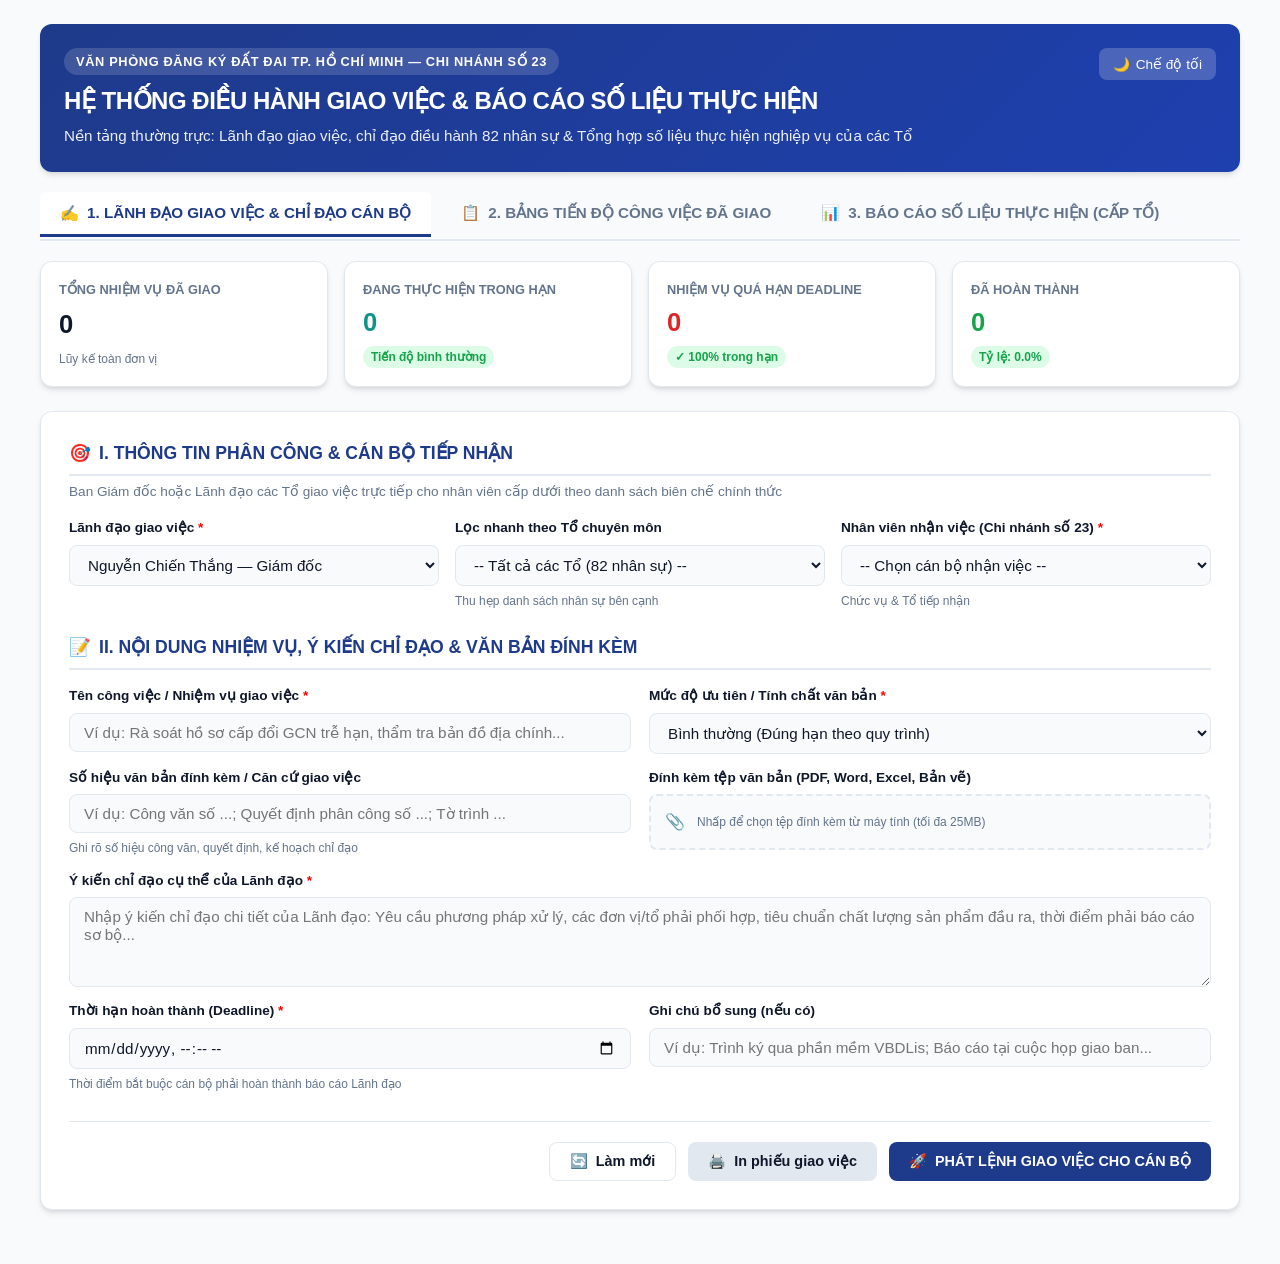
<file: assets/templates/BM_bao_cao_so_lieu_thuc_hien_CN23.html>
<!DOCTYPE html>
<html lang="vi">
<head>
  <meta charset="UTF-8">
  <meta name="viewport" content="width=device-width, initial-scale=1.0">
  <title>Hệ thống Điều hành Giao việc & Báo cáo Số liệu Thực hiện - Chi nhánh số 23</title>
  <style>
    :root {
      --primary: #1e3a8a;
      --primary-hover: #1e40af;
      --primary-light: #eff6ff;
      --secondary: #0d9488;
      --secondary-light: #ccfbf1;
      --bg: #f8fafc;
      --card-bg: #ffffff;
      --text-main: #0f172a;
      --text-muted: #64748b;
      --border: #e2e8f0;
      --success: #16a34a;
      --success-bg: #dcfce7;
      --warning: #ea580c;
      --warning-bg: #ffedd5;
      --danger: #dc2626;
      --danger-bg: #fee2e2;
      --urgent: #991b1b;
      --urgent-bg: #ffe4e6;
      --shadow: 0 4px 6px -1px rgb(0 0 0 / 0.1), 0 2px 4px -2px rgb(0 0 0 / 0.1);
      --radius: 12px;
    }

    [data-theme="dark"] {
      --bg: #0f172a;
      --card-bg: #1e293b;
      --text-main: #f1f5f9;
      --text-muted: #94a3b8;
      --border: #334155;
      --primary-light: #1e3a5f;
      --secondary-light: #134e4a;
      --shadow: 0 4px 6px -1px rgb(0 0 0 / 0.5);
    }

    * {
      box-sizing: border-box;
      margin: 0;
      padding: 0;
      font-family: -apple-system, BlinkMacSystemFont, "Segoe UI", Roboto, Helvetica, Arial, sans-serif;
    }

    body {
      background-color: var(--bg);
      color: var(--text-main);
      line-height: 1.5;
      padding: 24px 16px;
      transition: background-color 0.3s, color 0.3s;
    }

    .container {
      max-width: 1200px;
      margin: 0 auto;
    }

    /* Header */
    .header-card {
      background: linear-gradient(135deg, #1e3a8a 0%, #1e40af 100%);
      color: #ffffff;
      border-radius: var(--radius);
      padding: 24px;
      margin-bottom: 20px;
      box-shadow: var(--shadow);
      position: relative;
    }

    .org-badge {
      display: inline-block;
      font-size: 0.8rem;
      text-transform: uppercase;
      letter-spacing: 0.05em;
      background: rgba(255, 255, 255, 0.15);
      padding: 4px 12px;
      border-radius: 9999px;
      margin-bottom: 8px;
      font-weight: 600;
    }

    .header-card h1 {
      font-size: 1.5rem;
      font-weight: 700;
      margin-bottom: 6px;
      letter-spacing: -0.02em;
    }

    .header-card p {
      font-size: 0.95rem;
      opacity: 0.92;
    }

    .theme-toggle-btn {
      position: absolute;
      top: 24px;
      right: 24px;
      background: rgba(255, 255, 255, 0.2);
      border: none;
      color: white;
      padding: 8px 14px;
      border-radius: 8px;
      cursor: pointer;
      font-size: 0.85rem;
      display: flex;
      align-items: center;
      gap: 6px;
      transition: background 0.2s;
    }
    .theme-toggle-btn:hover {
      background: rgba(255, 255, 255, 0.3);
    }

    /* Tabs Navigation */
    .tabs-nav {
      display: flex;
      gap: 10px;
      margin-bottom: 20px;
      border-bottom: 2px solid var(--border);
      padding-bottom: 2px;
      flex-wrap: wrap;
    }

    .tab-btn {
      background: transparent;
      border: none;
      padding: 12px 20px;
      font-size: 0.95rem;
      font-weight: 600;
      color: var(--text-muted);
      cursor: pointer;
      border-bottom: 3px solid transparent;
      transition: all 0.2s;
      display: flex;
      align-items: center;
      gap: 8px;
      border-radius: 6px 6px 0 0;
    }

    .tab-btn:hover {
      color: var(--primary);
      background: var(--primary-light);
    }

    .tab-btn.active {
      color: var(--primary);
      border-bottom-color: var(--primary);
      background: var(--card-bg);
    }

    [data-theme="dark"] .tab-btn.active {
      color: #60a5fa;
      border-bottom-color: #60a5fa;
    }

    .tab-content {
      display: none;
    }
    .tab-content.active {
      display: block;
    }

    /* Live KPI bar */
    .kpi-grid {
      display: grid;
      grid-template-columns: repeat(auto-fit, minmax(210px, 1fr));
      gap: 16px;
      margin-bottom: 24px;
    }

    .kpi-card {
      background: var(--card-bg);
      border: 1px solid var(--border);
      border-radius: var(--radius);
      padding: 18px;
      box-shadow: var(--shadow);
      display: flex;
      flex-direction: column;
      justify-content: space-between;
    }

    .kpi-title {
      font-size: 0.8rem;
      color: var(--text-muted);
      font-weight: 600;
      text-transform: uppercase;
    }

    .kpi-value {
      font-size: 1.6rem;
      font-weight: 700;
      color: var(--text-main);
      margin: 4px 0;
    }

    .kpi-badge {
      display: inline-flex;
      align-items: center;
      gap: 4px;
      font-size: 0.75rem;
      font-weight: 600;
      padding: 2px 8px;
      border-radius: 9999px;
      width: fit-content;
    }
    .kpi-badge.pass { background: var(--success-bg); color: var(--success); }
    .kpi-badge.warn { background: var(--warning-bg); color: var(--warning); }
    .kpi-badge.fail { background: var(--danger-bg); color: var(--danger); }
    .kpi-badge.urgent { background: var(--urgent-bg); color: var(--urgent); font-weight: 700; }

    /* Main Form */
    .form-card {
      background: var(--card-bg);
      border: 1px solid var(--border);
      border-radius: var(--radius);
      box-shadow: var(--shadow);
      padding: 28px;
      margin-bottom: 30px;
    }

    .section-title {
      font-size: 1.1rem;
      font-weight: 700;
      color: var(--primary);
      border-bottom: 2px solid var(--border);
      padding-bottom: 8px;
      margin-top: 24px;
      margin-bottom: 16px;
      display: flex;
      align-items: center;
      gap: 8px;
    }
    .section-title:first-of-type {
      margin-top: 0;
    }

    [data-theme="dark"] .section-title {
      color: #60a5fa;
    }

    .section-desc {
      font-size: 0.85rem;
      color: var(--text-muted);
      margin-top: -10px;
      margin-bottom: 16px;
    }

    .grid-2 {
      display: grid;
      grid-template-columns: repeat(auto-fit, minmax(280px, 1fr));
      gap: 18px;
    }

    .grid-3 {
      display: grid;
      grid-template-columns: repeat(auto-fit, minmax(220px, 1fr));
      gap: 16px;
    }

    .grid-4 {
      display: grid;
      grid-template-columns: repeat(auto-fit, minmax(180px, 1fr));
      gap: 14px;
    }

    .form-group {
      display: flex;
      flex-direction: column;
      gap: 6px;
    }

    label {
      font-size: 0.85rem;
      font-weight: 600;
      color: var(--text-main);
    }

    .label-hint {
      font-size: 0.75rem;
      font-weight: 400;
      color: var(--text-muted);
    }

    input[type="text"],
    input[type="number"],
    input[type="date"],
    input[type="datetime-local"],
    select,
    textarea {
      width: 100%;
      padding: 10px 14px;
      border: 1px solid var(--border);
      border-radius: 8px;
      background: var(--bg);
      color: var(--text-main);
      font-size: 0.95rem;
      outline: none;
      transition: border-color 0.2s, box-shadow 0.2s;
    }

    input:focus,
    select:focus,
    textarea:focus {
      border-color: var(--primary);
      box-shadow: 0 0 0 3px rgba(30, 58, 138, 0.15);
    }

    input[readonly] {
      background-color: rgba(148, 163, 184, 0.15);
      cursor: not-allowed;
      font-weight: 700;
    }

    .highlight-input {
      background-color: var(--primary-light) !important;
      border-color: #93c5fd;
      color: var(--primary);
    }
    [data-theme="dark"] .highlight-input {
      color: #93c5fd;
    }

    /* File drop styling */
    .file-input-wrapper {
      position: relative;
      display: flex;
      align-items: center;
      gap: 12px;
      border: 2px dashed var(--border);
      border-radius: 8px;
      padding: 14px;
      background: var(--bg);
      cursor: pointer;
      transition: border-color 0.2s;
    }
    .file-input-wrapper:hover {
      border-color: var(--primary);
    }
    .file-input-wrapper input[type="file"] {
      position: absolute;
      top: 0;
      left: 0;
      width: 100%;
      height: 100%;
      opacity: 0;
      cursor: pointer;
    }
    .file-preview {
      font-size: 0.85rem;
      color: var(--primary);
      font-weight: 600;
      display: flex;
      align-items: center;
      gap: 6px;
    }

    /* Actions */
    .form-actions {
      display: flex;
      flex-wrap: wrap;
      gap: 12px;
      justify-content: flex-end;
      margin-top: 28px;
      padding-top: 20px;
      border-top: 1px solid var(--border);
    }

    .btn {
      padding: 10px 20px;
      border-radius: 8px;
      font-weight: 600;
      font-size: 0.9rem;
      border: none;
      cursor: pointer;
      display: inline-flex;
      align-items: center;
      gap: 8px;
      transition: all 0.2s;
    }

    .btn-primary {
      background: var(--primary);
      color: white;
    }
    .btn-primary:hover {
      background: var(--primary-hover);
      box-shadow: 0 2px 4px rgba(0,0,0,0.15);
    }

    .btn-secondary {
      background: var(--border);
      color: var(--text-main);
    }
    .btn-secondary:hover {
      background: #cbd5e1;
    }

    .btn-success {
      background: var(--secondary);
      color: white;
    }
    .btn-success:hover {
      background: #0f766e;
    }

    .btn-outline {
      background: transparent;
      border: 1px solid var(--border);
      color: var(--text-main);
    }
    .btn-outline:hover {
      background: var(--bg);
    }

    /* Table History */
    .history-card {
      background: var(--card-bg);
      border: 1px solid var(--border);
      border-radius: var(--radius);
      box-shadow: var(--shadow);
      padding: 24px;
    }

    .table-container {
      overflow-x: auto;
      margin-top: 16px;
    }

    table {
      width: 100%;
      border-collapse: collapse;
      text-align: left;
      font-size: 0.85rem;
    }

    th, td {
      padding: 10px 12px;
      border: 1px solid var(--border);
      white-space: nowrap;
    }

    th {
      background: var(--bg);
      font-weight: 600;
      color: var(--text-muted);
      text-transform: uppercase;
      font-size: 0.75rem;
    }

    tr:hover td {
      background: rgba(148, 163, 184, 0.08);
    }

    .action-icon-btn {
      background: none;
      border: none;
      cursor: pointer;
      padding: 4px 6px;
      color: var(--text-muted);
      border-radius: 4px;
      font-size: 0.9rem;
    }
    .action-icon-btn:hover {
      color: var(--danger);
      background: var(--danger-bg);
    }
    .action-icon-btn.done:hover {
      color: var(--success);
      background: var(--success-bg);
    }

    /* Toast */
    .toast {
      position: fixed;
      bottom: 24px;
      right: 24px;
      background: #0f172a;
      color: white;
      padding: 12px 20px;
      border-radius: 8px;
      box-shadow: var(--shadow);
      display: flex;
      align-items: center;
      gap: 10px;
      font-size: 0.9rem;
      opacity: 0;
      transform: translateY(20px);
      transition: all 0.3s;
      z-index: 9999;
    }
    .toast.show {
      opacity: 1;
      transform: translateY(0);
    }
    .toast.success { background: #15803d; }
    .toast.error { background: #b91c1c; }

    /* Print styling */
    @media print {
      body {
        background: white !important;
        color: black !important;
        padding: 0 !important;
      }
      .header-card {
        background: none !important;
        color: black !important;
        border: 1px solid #ccc;
        box-shadow: none !important;
      }
      .theme-toggle-btn, .tabs-nav, .form-actions, .kpi-grid, .btn {
        display: none !important;
      }
      .form-card, .history-card {
        border: none !important;
        box-shadow: none !important;
        padding: 0 !important;
      }
    }
  </style>
</head>
<body>

  <div class="container">
    
    <!-- Header -->
    <header class="header-card">
      <button class="theme-toggle-btn" id="themeToggle" title="Chuyển chế độ Sáng / Tối">
        <span id="themeIcon">🌙</span> <span id="themeText">Chế độ tối</span>
      </button>
      <div class="org-badge">VĂN PHÒNG ĐĂNG KÝ ĐẤT ĐAI TP. HỒ CHÍ MINH — CHI NHÁNH SỐ 23</div>
      <h1>HỆ THỐNG ĐIỀU HÀNH GIAO VIỆC & BÁO CÁO SỐ LIỆU THỰC HIỆN</h1>
      <p>Nền tảng thường trực: Lãnh đạo giao việc, chỉ đạo điều hành 82 nhân sự & Tổng hợp số liệu thực hiện nghiệp vụ của các Tổ</p>
    </header>

    <!-- Main Navigation Tabs -->
    <nav class="tabs-nav">
      <button class="tab-btn active" data-tab="tab-giao-viec">
        <span>✍️</span> 1. LÃNH ĐẠO GIAO VIỆC & CHỈ ĐẠO CÁN BỘ
      </button>
      <button class="tab-btn" data-tab="tab-theo-doi-viec">
        <span>📋</span> 2. BẢNG TIẾN ĐỘ CÔNG VIỆC ĐÃ GIAO
      </button>
      <button class="tab-btn" data-tab="tab-so-lieu-thuc-hien">
        <span>📊</span> 3. BÁO CÁO SỐ LIỆU THỰC HIỆN (CẤP TỔ)
      </button>
    </nav>

    <!-- ========================================== -->
    <!-- TAB 1: LÃNH ĐẠO GIAO VIỆC CHO CẤP DƯỚI -->
    <!-- ========================================== -->
    <div id="tab-giao-viec" class="tab-content active">

      <!-- Summary KPI Task Bar -->
      <section class="kpi-grid">
        <div class="kpi-card">
          <div class="kpi-title">Tổng nhiệm vụ đã giao</div>
          <div class="kpi-value" id="kpiTotalTasks">0</div>
          <div class="label-hint">Lũy kế toàn đơn vị</div>
        </div>
        <div class="kpi-card">
          <div class="kpi-title">Đang thực hiện trong hạn</div>
          <div class="kpi-value" style="color: var(--secondary);" id="kpiInProgressTasks">0</div>
          <div class="kpi-badge pass">Tiến độ bình thường</div>
        </div>
        <div class="kpi-card">
          <div class="kpi-title">Nhiệm vụ Quá hạn Deadline</div>
          <div class="kpi-value" style="color: var(--danger);" id="kpiOverdueTasks">0</div>
          <div class="kpi-badge urgent" id="kpiOverdueBadge">Cần đôn đốc khẩn</div>
        </div>
        <div class="kpi-card">
          <div class="kpi-title">Đã hoàn thành</div>
          <div class="kpi-value" style="color: var(--success);" id="kpiCompletedTasks">0</div>
          <div class="kpi-badge pass" id="kpiCompletionRate">Tỷ lệ: 0.0%</div>
        </div>
      </section>

      <!-- Task Assignment Form -->
      <main class="form-card">
        <form id="taskAssignmentForm">
          <h2 class="section-title">
            <span>🎯</span> I. THÔNG TIN PHÂN CÔNG & CÁN BỘ TIẾP NHẬN
          </h2>
          <p class="section-desc">Ban Giám đốc hoặc Lãnh đạo các Tổ giao việc trực tiếp cho nhân viên cấp dưới theo danh sách biên chế chính thức</p>

          <div class="grid-3">
            <!-- 1. Người giao việc -->
            <div class="form-group">
              <label for="assignLeader">Lãnh đạo giao việc <span style="color:red">*</span></label>
              <select id="assignLeader" required>
                <optgroup label="Ban Giám đốc Chi nhánh 23">
                  <option value="Nguyễn Chiến Thắng (Giám đốc)" selected>Nguyễn Chiến Thắng — Giám đốc</option>
                  <option value="Đặng Huy Cường (Phó Giám đốc)">Đặng Huy Cường — Phó Giám đốc</option>
                  <option value="Nguyễn Thị Lệ Hằng (Phó Giám đốc)">Nguyễn Thị Lệ Hằng — Phó Giám đốc</option>
                </optgroup>
                <optgroup label="Lãnh đạo Tổ chuyên môn">
                  <option value="Trần Thanh Triết (Tổ trưởng Tổ KTĐC&LT)">Trần Thanh Triết — Tổ trưởng Tổ KTĐC&LT</option>
                  <option value="Đặng Thị Tuyết Trinh (Tổ phó Tổ KTĐC&LT)">Đặng Thị Tuyết Trinh — Tổ phó Tổ KTĐC&LT</option>
                  <option value="Nguyễn Thị Thùy Trang (Tổ trưởng Tổ ĐK&CGCN)">Nguyễn Thị Thùy Trang — Tổ trưởng Tổ ĐK&CGCN</option>
                  <option value="Nguyễn Thị Thu Minh (Tổ phó Tổ ĐK&CGCN)">Nguyễn Thị Thu Minh — Tổ phó Tổ ĐK&CGCN</option>
                  <option value="Huỳnh Tấn Nguyên (Tổ phó Tổ ĐK&CGCN)">Huỳnh Tấn Nguyên — Tổ phó Tổ ĐK&CGCN</option>
                  <option value="Nguyễn Thành Như Bảo (Tổ phó Tổ ĐK&CGCN)">Nguyễn Thành Như Bảo — Tổ phó Tổ ĐK&CGCN</option>
                  <option value="Nguyễn Thị Bích Tuyền (Tổ trưởng Tổ HCTH)">Nguyễn Thị Bích Tuyền — Tổ trưởng Tổ HCTH</option>
                  <option value="Bùi Thị Minh Nguyệt (Tổ phó Tổ HCTH)">Bùi Thị Minh Nguyệt — Tổ phó Tổ HCTH</option>
                  <option value="Hồ Thị Hồng Linh (Tổ phó Tổ HCTH)">Hồ Thị Hồng Linh — Tổ phó Tổ HCTH</option>
                  <option value="Nguyễn Thị Mai (Tổ phó Tổ HCTH)">Nguyễn Thị Mai — Tổ phó Tổ HCTH</option>
                </optgroup>
              </select>
            </div>

            <!-- 2. Lọc nhanh theo Tổ -->
            <div class="form-group">
              <label for="filterStaffDept">Lọc nhanh theo Tổ chuyên môn</label>
              <select id="filterStaffDept">
                <option value="ALL">-- Tất cả các Tổ (82 nhân sự) --</option>
                <option value="Tổ Kỹ thuật Địa chính và Lưu trữ">Tổ Kỹ thuật Địa chính và Lưu trữ (30 người)</option>
                <option value="Tổ Đăng ký cấp GCN">Tổ Đăng ký cấp GCN (27 người)</option>
                <option value="Tổ Hành chính Tổng hợp">Tổ Hành chính Tổng hợp (22 người)</option>
                <option value="Ban Giám đốc">Ban Giám đốc (3 người)</option>
              </select>
              <span class="label-hint">Thu hẹp danh sách nhân sự bên cạnh</span>
            </div>

            <!-- 3. Cán bộ nhận việc (Droplist 82 nhân viên) -->
            <div class="form-group">
              <label for="assignStaff">Nhân viên nhận việc (Chi nhánh số 23) <span style="color:red">*</span></label>
              <select id="assignStaff" required>
                <!-- Rendered dynamically from 82 staff array -->
              </select>
              <span class="label-hint" id="assignStaffDetail">Chức vụ & Tổ tiếp nhận</span>
            </div>
          </div>

          <h2 class="section-title">
            <span>📝</span> II. NỘI DUNG NHIỆM VỤ, Ý KIẾN CHỈ ĐẠO & VĂN BẢN ĐÍNH KÈM
          </h2>

          <div class="grid-2">
            <!-- Tên công việc -->
            <div class="form-group">
              <label for="taskTitle">Tên công việc / Nhiệm vụ giao việc <span style="color:red">*</span></label>
              <input type="text" id="taskTitle" placeholder="Ví dụ: Rà soát hồ sơ cấp đổi GCN trễ hạn, thẩm tra bản đồ địa chính..." required>
            </div>

            <!-- Mức độ ưu tiên -->
            <div class="form-group">
              <label for="taskPriority">Mức độ ưu tiên / Tính chất văn bản <span style="color:red">*</span></label>
              <select id="taskPriority" required>
                <option value="Bình thường">Bình thường (Đúng hạn theo quy trình)</option>
                <option value="Khẩn" style="color: var(--warning); font-weight: 600;">Khẩn (Ưu tiên xử lý trước)</option>
                <option value="Hỏa tốc" style="color: var(--danger); font-weight: 700;">Hỏa tốc / Tối khẩn (Xử lý ngay)</option>
              </select>
            </div>
          </div>

          <!-- Văn bản đính kèm & Căn cứ pháp lý -->
          <div class="grid-2" style="margin-top: 14px;">
            <div class="form-group">
              <label for="taskDocRef">Số hiệu văn bản đính kèm / Căn cứ giao việc</label>
              <input type="text" id="taskDocRef" placeholder="Ví dụ: Công văn số ...; Quyết định phân công số ...; Tờ trình ...">
              <span class="label-hint">Ghi rõ số hiệu công văn, quyết định, kế hoạch chỉ đạo</span>
            </div>

            <div class="form-group">
              <label>Đính kèm tệp văn bản (PDF, Word, Excel, Bản vẽ)</label>
              <div class="file-input-wrapper">
                <input type="file" id="taskFileInput" accept=".pdf,.doc,.docx,.xls,.xlsx,.png,.jpg,.jpeg">
                <span id="fileUploadIcon">📎</span>
                <span id="fileUploadLabel" class="label-hint">Nhấp để chọn tệp đính kèm từ máy tính (tối đa 25MB)</span>
              </div>
              <div id="fileUploadPreview" class="file-preview" style="display: none;"></div>
            </div>
          </div>

          <!-- Ý kiến chỉ đạo của Lãnh đạo -->
          <div class="form-group" style="margin-top: 14px;">
            <label for="leaderGuidance">Ý kiến chỉ đạo cụ thể của Lãnh đạo <span style="color:red">*</span></label>
            <textarea id="leaderGuidance" rows="4" placeholder="Nhập ý kiến chỉ đạo chi tiết của Lãnh đạo: Yêu cầu phương pháp xử lý, các đơn vị/tổ phải phối hợp, tiêu chuẩn chất lượng sản phẩm đầu ra, thời điểm phải báo cáo sơ bộ..." required></textarea>
          </div>

          <!-- Thời hạn hoàn thành -->
          <div class="grid-2" style="margin-top: 14px;">
            <div class="form-group">
              <label for="taskDeadline">Thời hạn hoàn thành (Deadline) <span style="color:red">*</span></label>
              <input type="datetime-local" id="taskDeadline" required>
              <span class="label-hint">Thời điểm bắt buộc cán bộ phải hoàn thành báo cáo Lãnh đạo</span>
            </div>

            <div class="form-group">
              <label for="taskNote">Ghi chú bổ sung (nếu có)</label>
              <input type="text" id="taskNote" placeholder="Ví dụ: Trình ký qua phần mềm VBDLis; Báo cáo tại cuộc họp giao ban...">
            </div>
          </div>

          <!-- Actions -->
          <div class="form-actions">
            <button type="button" class="btn btn-outline" id="btnResetTaskForm">
              <span>🔄</span> Làm mới
            </button>
            <button type="button" class="btn btn-secondary" id="btnPrintTaskTicket">
              <span>🖨️</span> In phiếu giao việc
            </button>
            <button type="submit" class="btn btn-primary" id="btnSubmitTask">
              <span>🚀</span> PHÁT LỆNH GIAO VIỆC CHO CÁN BỘ
            </button>
          </div>
        </form>
      </main>

    </div>

    <!-- ========================================== -->
    <!-- TAB 2: BẢNG TIẾN ĐỘ & THEO DÕI CÔNG VIỆC -->
    <!-- ========================================== -->
    <div id="tab-theo-doi-viec" class="tab-content">
      <section class="history-card">
        <div style="display: flex; justify-content: space-between; align-items: center; flex-wrap: wrap; gap: 12px; margin-bottom: 16px;">
          <div>
            <h2 style="font-size: 1.2rem; font-weight: 700;">📋 BẢNG TIẾN ĐỘ CÔNG VIỆC & Ý KIẾN CHỈ ĐẠO</h2>
            <p style="font-size: 0.85rem; color: var(--text-muted);">Giám sát trạng thái thực hiện, thời hạn hoàn thành và ý kiến chỉ đạo đối với từng cán bộ</p>
          </div>
          <div style="display: flex; gap: 8px; flex-wrap: wrap;">
            <select id="filterTaskStatus" style="width: auto; padding: 6px 12px; font-size: 0.85rem;">
              <option value="ALL">-- Tất cả trạng thái --</option>
              <option value="Đang thực hiện">Đang thực hiện</option>
              <option value="Quá hạn">Quá hạn Deadline</option>
              <option value="Đã hoàn thành">Đã hoàn thành</option>
            </select>
            <select id="filterTaskDept" style="width: auto; padding: 6px 12px; font-size: 0.85rem;">
              <option value="ALL">-- Tất cả các Tổ --</option>
              <option value="Tổ Kỹ thuật Địa chính và Lưu trữ">Tổ KTĐC & Lưu trữ</option>
              <option value="Tổ Đăng ký cấp GCN">Tổ ĐK & Cấp GCN</option>
              <option value="Tổ Hành chính Tổng hợp">Tổ Hành chính - Tổng hợp</option>
            </select>
            <button class="btn btn-success" id="btnExportTaskCsv" style="padding: 6px 14px; font-size: 0.85rem;">
              <span>📊</span> Xuất Excel
            </button>
            <button class="btn btn-outline" id="btnClearAllTasks" style="padding: 6px 12px; font-size: 0.85rem; color: var(--danger);">
              Xóa tất cả
            </button>
          </div>
        </div>

        <div class="table-container">
          <table id="taskTable">
            <thead>
              <tr>
                <th>Mã việc</th>
                <th>Người giao (Lãnh đạo)</th>
                <th>Cán bộ nhận việc</th>
                <th>Tổ chuyên môn</th>
                <th>Tên công việc / Nhiệm vụ</th>
                <th>Văn bản đính kèm</th>
                <th>Ý kiến chỉ đạo</th>
                <th>Hạn hoàn thành (Deadline)</th>
                <th>Độ khẩn</th>
                <th>Trạng thái</th>
                <th>Thao tác</th>
              </tr>
            </thead>
            <tbody id="taskTableBody">
              <!-- Dynamically rendered -->
            </tbody>
          </table>
        </div>
      </section>
    </div>

    <!-- ========================================== -->
    <!-- TAB 3: BÁO CÁO SỐ LIỆU THỰC HIỆN (CẤP TỔ) -->
    <!-- ========================================== -->
    <div id="tab-so-lieu-thuc-hien" class="tab-content">
      
      <!-- Live KPI bar -->
      <section class="kpi-grid">
        <div class="kpi-card">
          <div class="kpi-title">Hồ sơ tiếp nhận trong kỳ</div>
          <div class="kpi-value" id="kpiTotalReceive">0</div>
          <div class="label-hint" id="kpiReceiveDetail">Trực tiếp: 0 | Trực tuyến: 0</div>
        </div>
        <div class="kpi-card">
          <div class="kpi-title">Tỷ lệ DVC trực tuyến</div>
          <div class="kpi-value" id="kpiOnlineRate">0.0%</div>
          <div class="kpi-badge warn" id="kpiOnlineBadge">Chỉ tiêu: ≥ 50.0%</div>
        </div>
        <div class="kpi-card">
          <div class="kpi-title">Tỷ lệ giải quyết đúng hạn</div>
          <div class="kpi-value" id="kpiOnTimeRate">0.0%</div>
          <div class="kpi-badge warn" id="kpiOnTimeBadge">Chỉ tiêu: ≥ 98.0%</div>
        </div>
        <div class="kpi-card">
          <div class="kpi-title">Tỷ lệ TT trực tuyến</div>
          <div class="kpi-value" id="kpiPayOnlineRate">0.0%</div>
          <div class="kpi-badge warn" id="kpiPayOnlineBadge">Chỉ tiêu: ≥ 40.0%</div>
        </div>
      </section>

      <!-- Main Entry Form -->
      <main class="form-card">
        <form id="performanceReportForm">

          <!-- THÔNG TIN ĐƠN VỊ VÀ KỲ BÁO CÁO -->
          <h2 class="section-title">
            <span>🏛️</span> I. ĐƠN VỊ TỔ VÀ THỜI GIAN BÁO CÁO
          </h2>
          <div class="grid-4">
            <div class="form-group">
              <label for="toChuyenMon">Tổ chuyên môn báo cáo <span style="color:red">*</span></label>
              <select id="toChuyenMon" required>
                <option value="" disabled selected>-- Chọn Tổ chuyên môn --</option>
                <option value="Tổ Đăng ký cấp GCN">Tổ Đăng ký cấp GCN</option>
                <option value="Tổ Kỹ thuật Địa chính và Lưu trữ">Tổ Kỹ thuật Địa chính và Lưu trữ</option>
                <option value="Tổ Hành chính Tổng hợp">Tổ Hành chính Tổng hợp</option>
              </select>
              <span class="label-hint">Dữ liệu ghi nhận chung theo phạm vi toàn Tổ</span>
            </div>

            <div class="form-group">
              <label for="loaiKyBaoCao">Loại kỳ báo cáo <span style="color:red">*</span></label>
              <select id="loaiKyBaoCao" required>
                <option value="Định kỳ Hàng tuần">Định kỳ Hàng tuần</option>
                <option value="Định kỳ Hàng tháng" selected>Định kỳ Hàng tháng</option>
                <option value="Định kỳ Hàng quý">Định kỳ Hàng quý</option>
                <option value="Báo cáo 6 tháng / Năm">Báo cáo 6 tháng / Năm</option>
                <option value="Đột xuất / Theo chuyên đề">Đột xuất / Theo chuyên đề</option>
              </select>
            </div>

            <div class="form-group">
              <label for="tenKyBaoCao">Tên kỳ / Đợt báo cáo <span style="color:red">*</span></label>
              <input type="text" id="tenKyBaoCao" placeholder="Ví dụ: Tháng 10/2026, Quý IV/2026, Tuần 44..." required value="Tháng 10/2026">
              <span class="label-hint">Linh hoạt theo nhu cầu sử dụng lâu dài</span>
            </div>

            <div class="form-group">
              <label for="ngayChotSoLieu">Ngày chốt số liệu <span style="color:red">*</span></label>
              <input type="date" id="ngayChotSoLieu" required>
            </div>
          </div>

          <!-- 1. TIẾP NHẬN HỒ SƠ TRONG KỲ -->
          <h2 class="section-title">
            <span>📥</span> II. TIẾP NHẬN HỒ SƠ TTHC TRONG KỲ
          </h2>
          <div class="grid-4">
            <div class="form-group">
              <label for="tiepNhanTrucTiep">Trực tiếp (Tại Một cửa)</label>
              <input type="number" id="tiepNhanTrucTiep" min="0" value="0" class="calc-trigger">
            </div>
            <div class="form-group">
              <label for="tiepNhanTrucTuyen">Trực tuyến (Cổng DVC)</label>
              <input type="number" id="tiepNhanTrucTuyen" min="0" value="0" class="calc-trigger">
            </div>
            <div class="form-group">
              <label for="tongTiepNhan">Tổng tiếp nhận trong kỳ</label>
              <input type="number" id="tongTiepNhan" readonly class="highlight-input">
            </div>
            <div class="form-group">
              <label for="tyLeTrucTuyen">Tỷ lệ trực tuyến (%)</label>
              <input type="text" id="tyLeTrucTuyen" readonly class="highlight-input">
            </div>
          </div>

          <!-- 2. KẾT QUẢ GIẢI QUYẾT TTHC TRẢ TRONG KỲ -->
          <h2 class="section-title">
            <span>📤</span> III. KẾT QUẢ GIẢI QUYẾT TTHC ĐÃ TRẢ TRONG KỲ
          </h2>
          <div class="grid-4">
            <div class="form-group">
              <label for="traTruocHan">Trả trước hạn</label>
              <input type="number" id="traTruocHan" min="0" value="0" class="calc-trigger">
            </div>
            <div class="form-group">
              <label for="traDungHan">Trả đúng hạn</label>
              <input type="number" id="traDungHan" min="0" value="0" class="calc-trigger">
            </div>
            <div class="form-group">
              <label for="traQuaHan" style="color: var(--danger)">Quá hạn (Trễ hạn)</label>
              <input type="number" id="traQuaHan" min="0" value="0" class="calc-trigger" style="border-color: #fca5a5;">
            </div>
            <div class="form-group">
              <label for="tongGiaiQuyet">Tổng đã giải quyết</label>
              <input type="number" id="tongGiaiQuyet" readonly class="highlight-input">
            </div>
          </div>
          <div class="grid-2" style="margin-top: 12px;">
            <div class="form-group">
              <label for="tyLeDungHan">Tỷ lệ giải quyết đúng & trước hạn (%)</label>
              <input type="text" id="tyLeDungHan" readonly class="highlight-input">
            </div>
            <div class="form-group">
              <label for="soThuXinLoi">Số văn bản xin lỗi đã phát hành (nếu có trễ hạn)</label>
              <input type="number" id="soThuXinLoi" min="0" value="0">
            </div>
          </div>

          <!-- 3. HỒ SƠ ĐANG GIẢI QUYẾT (TỒN CUỐI KỲ) -->
          <h2 class="section-title">
            <span>📂</span> IV. HỒ SƠ ĐANG GIẢI QUYẾT (TỒN CUỐI KỲ)
          </h2>
          <div class="grid-3">
            <div class="form-group">
              <label for="tonTrongHan">Tồn trong hạn (Đang xử lý)</label>
              <input type="number" id="tonTrongHan" min="0" value="0" class="calc-trigger">
            </div>
            <div class="form-group">
              <label for="tonQuaHan" style="color: var(--danger)">Tồn quá hạn (Đã trễ chưa trả KQ)</label>
              <input type="number" id="tonQuaHan" min="0" value="0" class="calc-trigger" style="border-color: #fca5a5;">
            </div>
            <div class="form-group">
              <label for="tongDangGiaiQuyet">Tổng hồ sơ đang thụ lý</label>
              <input type="number" id="tongDangGiaiQuyet" readonly class="highlight-input">
            </div>
          </div>

          <!-- 4. NGHĨA VỤ TÀI CHÍNH VÀ THANH TOÁN TRỰC TUYẾN -->
          <h2 class="section-title">
            <span>💳</span> V. NGHĨA VỤ TÀI CHÍNH & THANH TOÁN TRỰC TUYẾN
          </h2>
          <div class="grid-4">
            <div class="form-group">
              <label for="hsCoNghiaVuTC">Hồ sơ có nghĩa vụ TC</label>
              <input type="number" id="hsCoNghiaVuTC" min="0" value="0" class="calc-trigger">
            </div>
            <div class="form-group">
              <label for="hsThanhToanTT">Thanh toán trực tuyến</label>
              <input type="number" id="hsThanhToanTT" min="0" value="0" class="calc-trigger">
            </div>
            <div class="form-group">
              <label for="tyLeThanhToanTT">Tỷ lệ thanh toán TT (%)</label>
              <input type="text" id="tyLeThanhToanTT" readonly class="highlight-input">
            </div>
            <div class="form-group">
              <label for="soTienThanhToanTT">Tổng số tiền TT trực tuyến (VNĐ)</label>
              <input type="number" id="soTienThanhToanTT" min="0" value="0" step="1000">
            </div>
          </div>

          <!-- 5. SỐ HÓA HỒ SƠ VÀ TÁI SỬ DỤNG DỮ LIỆU -->
          <h2 class="section-title">
            <span>📑</span> VI. SỐ HÓA HỒ SƠ & TÁI SỬ DỤNG DỮ LIỆU SỐ HÓA
          </h2>
          <div class="grid-4">
            <div class="form-group">
              <label for="soHoaDauVao">Số hóa thành phần đầu vào</label>
              <input type="number" id="soHoaDauVao" min="0" value="0">
            </div>
            <div class="form-group">
              <label for="soHoaDauRa">Số hóa KQ đầu ra (ký số)</label>
              <input type="number" id="soHoaDauRa" min="0" value="0">
            </div>
            <div class="form-group">
              <label for="taiSuDungSoHoa">Tái sử dụng KQ số hóa</label>
              <input type="number" id="taiSuDungSoHoa" min="0" value="0">
            </div>
            <div class="form-group">
              <label for="chungThucBanSaoDT">Chứng thực bản sao điện tử</label>
              <input type="number" id="chungThucBanSaoDT" min="0" value="0">
            </div>
          </div>

          <!-- 6. PHẦN MỀM SỐ VBDLIS VÀ CSDL DÂN CƯ -->
          <h2 class="section-title">
            <span>💻</span> VII. ĐỒNG BỘ PHẦN MỀM VBDLIS & KHAI THÁC CSDL
          </h2>
          <div class="grid-3">
            <div class="form-group">
              <label for="dongBoVBDLis">Số HS đồng bộ trạng thái VBDLis & TTHC</label>
              <input type="number" id="dongBoVBDLis" min="0" value="0">
            </div>
            <div class="form-group">
              <label for="loiNghenPhanMem" style="color: var(--danger)">Số HS chậm/nghẽn luồng trên phần mềm</label>
              <input type="number" id="loiNghenPhanMem" min="0" value="0" style="border-color: #fca5a5;">
            </div>
            <div class="form-group">
              <label for="traCuuCSDLDanCu">Số lượt tra cứu CSDL dân cư/đất đai</label>
              <input type="number" id="traCuuCSDLDanCu" min="0" value="0">
            </div>
          </div>

          <!-- 7. GHI CHÚ, VƯỚNG MẮC TRONG KỲ -->
          <h2 class="section-title">
            <span>📝</span> VIII. VƯỚNG MẮC & ĐỀ XUẤT CỦA TỔ TRONG KỲ
          </h2>
          <div class="form-group">
            <label for="ghiChuVuongMac">Khó khăn, vướng mắc phát sinh hoặc hồ sơ phức tạp cần hỗ trợ</label>
            <textarea id="ghiChuVuongMac" rows="3" placeholder="Ghi nhận các vướng mắc về đường truyền phần mềm, hồ sơ pháp lý phức tạp, hoặc các kiến nghị gửi Ban Giám đốc Chi nhánh..."></textarea>
          </div>

          <!-- Form Buttons -->
          <div class="form-actions">
            <button type="button" class="btn btn-outline" id="btnResetForm">
              <span>🔄</span> Làm mới biểu mẫu
            </button>
            <button type="button" class="btn btn-secondary" id="btnPrintForm">
              <span>🖨️</span> In phiếu báo cáo
            </button>
            <button type="button" class="btn btn-success" id="btnExportCsv">
              <span>📊</span> Xuất Excel (CSV)
            </button>
            <button type="submit" class="btn btn-primary" id="btnSaveRecord">
              <span>💾</span> LƯU DỮ LIỆU BÁO CÁO CỦA TỔ
            </button>
          </div>

        </form>
      </main>

      <!-- Table of Saved Records -->
      <section class="history-card">
        <div style="display: flex; justify-content: space-between; align-items: center; flex-wrap: wrap; gap: 12px;">
          <div>
            <h2 style="font-size: 1.15rem; font-weight: 700;">📋 LỊCH SỬ DỮ LIỆU BÁO CÁO CÁC KỲ CỦA CÁC TỔ</h2>
            <p style="font-size: 0.85rem; color: var(--text-muted);">Dữ liệu được lưu trữ trực tiếp trên trình duyệt, có thể xuất Excel phục vụ tổng hợp lâu dài</p>
          </div>
          <div style="display: flex; gap: 8px;">
            <select id="filterTo" style="width: auto; padding: 6px 12px; font-size: 0.85rem;">
              <option value="ALL">Tất cả các Tổ</option>
              <option value="Tổ Đăng ký cấp GCN">Tổ Đăng ký cấp GCN</option>
              <option value="Tổ Kỹ thuật Địa chính và Lưu trữ">Tổ Kỹ thuật Địa chính và Lưu trữ</option>
              <option value="Tổ Hành chính Tổng hợp">Tổ Hành chính Tổng hợp</option>
            </select>
            <button class="btn btn-outline" id="btnClearHistory" style="padding: 6px 12px; font-size: 0.85rem; color: var(--danger);">
              Xóa toàn bộ
            </button>
          </div>
        </div>

        <div class="table-container">
          <table id="historyTable">
            <thead>
              <tr>
                <th>STT</th>
                <th>Kỳ báo cáo</th>
                <th>Tổ chuyên môn</th>
                <th>Ngày chốt</th>
                <th>Tổng tiếp nhận</th>
                <th>Tỷ lệ trực tuyến</th>
                <th>Đã giải quyết</th>
                <th>Đúng hạn (%)</th>
                <th>Quá hạn</th>
                <th>Tồn cuối kỳ</th>
                <th>TT trực tuyến</th>
                <th>Số tiền TT (VNĐ)</th>
                <th>Số hóa đầu vào</th>
                <th>Số hóa đầu ra</th>
                <th>Thao tác</th>
              </tr>
            </thead>
            <tbody id="historyTableBody">
              <!-- Dynamic rows -->
            </tbody>
          </table>
        </div>
      </section>

    </div>

  </div>

  <div class="toast" id="toast">Thông báo</div>

  <script>
    // ==========================================
    // 1. DANH SÁCH 82 NHÂN SỰ CHÍNH THỨC CHI NHÁNH SỐ 23
    // ==========================================
    const STAFF_CN23 = [
      // Ban Giám đốc (3)
      { id: "BGD_01", name: "Nguyễn Chiến Thắng", role: "Giám đốc", dept: "Ban Giám đốc", note: "" },
      { id: "BGD_02", name: "Đặng Huy Cường", role: "Phó Giám đốc", dept: "Ban Giám đốc", note: "" },
      { id: "BGD_03", name: "Nguyễn Thị Lệ Hằng", role: "Phó Giám đốc", dept: "Ban Giám đốc", note: "" },

      // Tổ Kỹ thuật Địa chính và Lưu trữ (30)
      { id: "KTDC_01", name: "Trần Thanh Triết", role: "Tổ trưởng", dept: "Tổ Kỹ thuật Địa chính và Lưu trữ", note: "" },
      { id: "KTDC_02", name: "Đặng Thị Tuyết Trinh", role: "Tổ phó", dept: "Tổ Kỹ thuật Địa chính và Lưu trữ", note: "" },
      { id: "KTDC_03", name: "Đỗ Văn Đông", role: "Chuyên viên", dept: "Tổ Kỹ thuật Địa chính và Lưu trữ", note: "" },
      { id: "KTDC_04", name: "Nguyễn Văn Tiến", role: "Chuyên viên", dept: "Tổ Kỹ thuật Địa chính và Lưu trữ", note: "" },
      { id: "KTDC_05", name: "Nguyễn Thanh Sang", role: "Chuyên viên", dept: "Tổ Kỹ thuật Địa chính và Lưu trữ", note: "Xin nghỉ việc 01/11/2026" },
      { id: "KTDC_06", name: "Lưu Văn Tuấn", role: "Chuyên viên", dept: "Tổ Kỹ thuật Địa chính và Lưu trữ", note: "" },
      { id: "KTDC_07", name: "Đoàn Văn Sang", role: "Chuyên viên", dept: "Tổ Kỹ thuật Địa chính và Lưu trữ", note: "" },
      { id: "KTDC_08", name: "Ân Văn Tuấn", role: "Chuyên viên", dept: "Tổ Kỹ thuật Địa chính và Lưu trữ", note: "" },
      { id: "KTDC_09", name: "Phạm Minh Trí", role: "Chuyên viên", dept: "Tổ Kỹ thuật Địa chính và Lưu trữ", note: "" },
      { id: "KTDC_10", name: "Phạm Thành Vũ", role: "Chuyên viên", dept: "Tổ Kỹ thuật Địa chính và Lưu trữ", note: "" },
      { id: "KTDC_11", name: "Nguyễn Quốc Danh", role: "Chuyên viên", dept: "Tổ Kỹ thuật Địa chính và Lưu trữ", note: "" },
      { id: "KTDC_12", name: "Lê Quang Khoa", role: "Chuyên viên", dept: "Tổ Kỹ thuật Địa chính và Lưu trữ", note: "" },
      { id: "KTDC_13", name: "Đoàn Thanh Phong", role: "Chuyên viên", dept: "Tổ Kỹ thuật Địa chính và Lưu trữ", note: "" },
      { id: "KTDC_14", name: "Ngô Thị Cẩm Thúy", role: "Chuyên viên", dept: "Tổ Kỹ thuật Địa chính và Lưu trữ", note: "" },
      { id: "KTDC_15", name: "Phạm Trần Hồng Như", role: "Chuyên viên", dept: "Tổ Kỹ thuật Địa chính và Lưu trữ", note: "" },
      { id: "KTDC_16", name: "Phạm Hoàng Oanh", role: "Chuyên viên", dept: "Tổ Kỹ thuật Địa chính và Lưu trữ", note: "" },
      { id: "KTDC_17", name: "Lê Thị Thùy Duyên", role: "Chuyên viên", dept: "Tổ Kỹ thuật Địa chính và Lưu trữ", note: "" },
      { id: "KTDC_18", name: "Nguyễn Thanh Điền", role: "Chuyên viên", dept: "Tổ Kỹ thuật Địa chính và Lưu trữ", note: "" },
      { id: "KTDC_19", name: "Huỳnh Thành Duy", role: "Chuyên viên", dept: "Tổ Kỹ thuật Địa chính và Lưu trữ", note: "Xin nghỉ việc 01/11/2026" },
      { id: "KTDC_20", name: "Vương Ánh Xuân", role: "Chuyên viên", dept: "Tổ Kỹ thuật Địa chính và Lưu trữ", note: "" },
      { id: "KTDC_21", name: "Nguyễn Tuấn Anh", role: "Chuyên viên", dept: "Tổ Kỹ thuật Địa chính và Lưu trữ", note: "" },
      { id: "KTDC_22", name: "Nguyễn Hoàng Xuân", role: "Chuyên viên", dept: "Tổ Kỹ thuật Địa chính và Lưu trữ", note: "" },
      { id: "KTDC_23", name: "Lê Thị Phương Mai", role: "Chuyên viên", dept: "Tổ Kỹ thuật Địa chính và Lưu trữ", note: "" },
      { id: "KTDC_24", name: "Lê Ngọc Bảo Ngân", role: "Chuyên viên", dept: "Tổ Kỹ thuật Địa chính và Lưu trữ", note: "" },
      { id: "KTDC_25", name: "Hồ Lê Thanh Vũ", role: "Chuyên viên", dept: "Tổ Kỹ thuật Địa chính và Lưu trữ", note: "" },
      { id: "KTDC_26", name: "Huỳnh Quốc Nam", role: "Chuyên viên", dept: "Tổ Kỹ thuật Địa chính và Lưu trữ", note: "" },
      { id: "KTDC_27", name: "Phạm Minh Hoàng", role: "Chuyên viên", dept: "Tổ Kỹ thuật Địa chính và Lưu trữ", note: "" },
      { id: "KTDC_28", name: "Nguyễn Tuấn Kiệt", role: "Chuyên viên", dept: "Tổ Kỹ thuật Địa chính và Lưu trữ", note: "Chuyển từ CN28 ngày 01/8/2026" },
      { id: "KTDC_29", name: "Trần Thị Hoàng Yến", role: "Nhân viên", dept: "Tổ Kỹ thuật Địa chính và Lưu trữ", note: "Thử việc đến 01/11/2026" },
      { id: "KTDC_30", name: "Nguyễn Hoài Bảo Phúc", role: "Nhân viên", dept: "Tổ Kỹ thuật Địa chính và Lưu trữ", note: "Thử việc đến 01/11/2026" },

      // Tổ Đăng ký cấp GCN (27)
      { id: "DKGCN_01", name: "Nguyễn Thị Thùy Trang", role: "Tổ trưởng", dept: "Tổ Đăng ký cấp GCN", note: "" },
      { id: "DKGCN_02", name: "Nguyễn Thị Thu Minh", role: "Tổ phó", dept: "Tổ Đăng ký cấp GCN", note: "" },
      { id: "DKGCN_03", name: "Huỳnh Tấn Nguyên", role: "Tổ phó", dept: "Tổ Đăng ký cấp GCN", note: "" },
      { id: "DKGCN_04", name: "Nguyễn Thành Như Bảo", role: "Tổ phó", dept: "Tổ Đăng ký cấp GCN", note: "" },
      { id: "DKGCN_05", name: "Nguyễn Tiến Thịnh", role: "Chuyên viên", dept: "Tổ Đăng ký cấp GCN", note: "" },
      { id: "DKGCN_06", name: "Hoàng Minh Tú", role: "Chuyên viên", dept: "Tổ Đăng ký cấp GCN", note: "" },
      { id: "DKGCN_07", name: "Huỳnh Thị Ái Nhi", role: "Chuyên viên", dept: "Tổ Đăng ký cấp GCN", note: "" },
      { id: "DKGCN_08", name: "Trần Nguyễn Hoài Lam", role: "Chuyên viên", dept: "Tổ Đăng ký cấp GCN", note: "" },
      { id: "DKGCN_09", name: "Nguyễn Thị Huỳnh Mai", role: "Chuyên viên", dept: "Tổ Đăng ký cấp GCN", note: "" },
      { id: "DKGCN_10", name: "Nguyễn Văn Khánh", role: "Chuyên viên", dept: "Tổ Đăng ký cấp GCN", note: "" },
      { id: "DKGCN_11", name: "Trần Thị Thùy Trang", role: "Chuyên viên", dept: "Tổ Đăng ký cấp GCN", note: "" },
      { id: "DKGCN_12", name: "Tạ Nguyễn Bích Trang", role: "Chuyên viên", dept: "Tổ Đăng ký cấp GCN", note: "" },
      { id: "DKGCN_13", name: "Nguyễn Thị Lệ Thu", role: "Chuyên viên", dept: "Tổ Đăng ký cấp GCN", note: "" },
      { id: "DKGCN_14", name: "Phạm Nguyễn Lan Anh", role: "Chuyên viên", dept: "Tổ Đăng ký cấp GCN", note: "" },
      { id: "DKGCN_15", name: "Nguyễn Trần Thảo Vy", role: "Chuyên viên", dept: "Tổ Đăng ký cấp GCN", note: "" },
      { id: "DKGCN_16", name: "Lê Sơn Thanh", role: "Chuyên viên", dept: "Tổ Đăng ký cấp GCN", note: "" },
      { id: "DKGCN_17", name: "Nguyễn Bích Ngọc", role: "Chuyên viên", dept: "Tổ Đăng ký cấp GCN", note: "" },
      { id: "DKGCN_18", name: "Nguyễn Trung Thành", role: "Chuyên viên", dept: "Tổ Đăng ký cấp GCN", note: "" },
      { id: "DKGCN_19", name: "Nguyễn Thị Dáng", role: "Chuyên viên", dept: "Tổ Đăng ký cấp GCN", note: "" },
      { id: "DKGCN_20", name: "Phạm Thị Yến Nhi", role: "Chuyên viên", dept: "Tổ Đăng ký cấp GCN", note: "" },
      { id: "DKGCN_21", name: "Phan Trọng Hiệp", role: "Chuyên viên", dept: "Tổ Đăng ký cấp GCN", note: "" },
      { id: "DKGCN_22", name: "Nguyễn Thị Ngọc Thảo", role: "Chuyên viên", dept: "Tổ Đăng ký cấp GCN", note: "" },
      { id: "DKGCN_23", name: "Nguyễn Nhật Quyền Trinh", role: "Chuyên viên", dept: "Tổ Đăng ký cấp GCN", note: "" },
      { id: "DKGCN_24", name: "Đỗ Thị Yến", role: "Chuyên viên", dept: "Tổ Đăng ký cấp GCN", note: "" },
      { id: "DKGCN_25", name: "Võ Tường Lam", role: "Nhân viên", dept: "Tổ Đăng ký cấp GCN", note: "Thử việc đến 01/11/2026" },
      { id: "DKGCN_26", name: "Nguyễn Ngọc Quế Trân", role: "Chuyên viên", dept: "Tổ Đăng ký cấp GCN", note: "Chuyển từ CS2 qua ngày 03/9/2026" },
      { id: "DKGCN_27", name: "Trần Đình Siêu", role: "Chuyên viên", dept: "Tổ Đăng ký cấp GCN", note: "" },

      // Tổ Hành chính Tổng hợp (22)
      { id: "HCTH_01", name: "Nguyễn Thị Bích Tuyền", role: "Tổ trưởng", dept: "Tổ Hành chính Tổng hợp", note: "" },
      { id: "HCTH_02", name: "Bùi Thị Minh Nguyệt", role: "Tổ phó", dept: "Tổ Hành chính Tổng hợp", note: "" },
      { id: "HCTH_03", name: "Hồ Thị Hồng Linh", role: "Tổ phó", dept: "Tổ Hành chính Tổng hợp", note: "" },
      { id: "HCTH_04", name: "Nguyễn Thị Mai", role: "Tổ phó", dept: "Tổ Hành chính Tổng hợp", note: "" },
      { id: "HCTH_05", name: "Võ Phi Trúc", role: "Chuyên viên", dept: "Tổ Hành chính Tổng hợp", note: "" },
      { id: "HCTH_06", name: "Trương Ngô Hồng Duyên", role: "Chuyên viên", dept: "Tổ Hành chính Tổng hợp", note: "" },
      { id: "HCTH_07", name: "Nguyễn Anh Khôi", role: "Chuyên viên", dept: "Tổ Hành chính Tổng hợp", note: "" },
      { id: "HCTH_08", name: "Quản Nguyễn Thảo Nguyên", role: "Chuyên viên", dept: "Tổ Hành chính Tổng hợp", note: "" },
      { id: "HCTH_09", name: "Nguyễn Hoàng Duy", role: "Chuyên viên", dept: "Tổ Hành chính Tổng hợp", note: "" },
      { id: "HCTH_10", name: "Nguyễn Thị Trúc Phương", role: "Chuyên viên", dept: "Tổ Hành chính Tổng hợp", note: "" },
      { id: "HCTH_11", name: "Trần Quốc Hưng", role: "Chuyên viên", dept: "Tổ Hành chính Tổng hợp", note: "" },
      { id: "HCTH_12", name: "Đoàn Thị Hoàng An", role: "Chuyên viên", dept: "Tổ Hành chính Tổng hợp", note: "" },
      { id: "HCTH_13", name: "Nguyễn Thị Ngọc Trản", role: "Chuyên viên", dept: "Tổ Hành chính Tổng hợp", note: "" },
      { id: "HCTH_14", name: "Nguyễn Khánh Duy", role: "Chuyên viên", dept: "Tổ Hành chính Tổng hợp", note: "" },
      { id: "HCTH_15", name: "Nguyễn Duy Tấn", role: "Chuyên viên", dept: "Tổ Hành chính Tổng hợp", note: "" },
      { id: "HCTH_16", name: "Nguyễn Thảo Tuyết Nhi", role: "Chuyên viên", dept: "Tổ Hành chính Tổng hợp", note: "" },
      { id: "HCTH_17", name: "Lê Hồng Phong", role: "Chuyên viên", dept: "Tổ Hành chính Tổng hợp", note: "" },
      { id: "HCTH_18", name: "Nguyễn Thanh Phú", role: "Chuyên viên", dept: "Tổ Hành chính Tổng hợp", note: "" },
      { id: "HCTH_19", name: "Hồ Lê Thanh Vũ", role: "Chuyên viên", dept: "Tổ Hành chính Tổng hợp", note: "" },
      { id: "HCTH_20", name: "Nguyễn Hoàng Tiến", role: "Chuyên viên", dept: "Tổ Hành chính Tổng hợp", note: "" },
      { id: "HCTH_21", name: "Lê Thị Thúy Hằng", role: "Chuyên viên", dept: "Tổ Hành chính Tổng hợp", note: "" },
      { id: "HCTH_22", name: "Đỗ Trọng Minh Quân", role: "Nhân viên", dept: "Tổ Hành chính Tổng hợp", note: "Thử việc đến 01/11/2026" }
    ];

    // Local Storage Keys
    const STORAGE_KEY_PERFORMANCE = 'CN23_PERFORMANCE_RECORDS_V1';
    const STORAGE_KEY_TASKS = 'CN23_TASK_ASSIGNMENTS_V1';

    // Migrate any older records if present
    try {
      const oldRecords = localStorage.getItem('CN23_TB30347_WEEKLY_RECORDS_V1');
      if (oldRecords && !localStorage.getItem(STORAGE_KEY_PERFORMANCE)) {
        localStorage.setItem(STORAGE_KEY_PERFORMANCE, oldRecords);
      }
    } catch (e) {}

    // ==========================================
    // 2. TAB SWITCHING LOGIC
    // ==========================================
    document.querySelectorAll('.tab-btn').forEach(btn => {
      btn.addEventListener('click', () => {
        document.querySelectorAll('.tab-btn').forEach(b => b.classList.remove('active'));
        document.querySelectorAll('.tab-content').forEach(c => c.classList.remove('active'));
        
        btn.classList.add('active');
        const targetTab = btn.getAttribute('data-tab');
        document.getElementById(targetTab).classList.add('active');
      });
    });

    // ==========================================
    // 3. DROPLIST NHÂN SỰ CHI NHÁNH 23
    // ==========================================
    const staffSelect = document.getElementById('assignStaff');
    const deptFilterSelect = document.getElementById('filterStaffDept');
    const staffDetailHint = document.getElementById('assignStaffDetail');

    function populateStaffDropdown(filterDept = 'ALL') {
      staffSelect.innerHTML = '<option value="" disabled selected>-- Chọn cán bộ nhận việc --</option>';

      const depts = filterDept === 'ALL' 
        ? ["Tổ Kỹ thuật Địa chính và Lưu trữ", "Tổ Đăng ký cấp GCN", "Tổ Hành chính Tổng hợp", "Ban Giám đốc"]
        : [filterDept];

      depts.forEach(deptName => {
        const staffInDept = STAFF_CN23.filter(s => s.dept === deptName);
        if (staffInDept.length > 0) {
          const optGroup = document.createElement('optgroup');
          optGroup.label = `${deptName} (${staffInDept.length} nhân sự)`;
          staffInDept.forEach(staff => {
            const opt = document.createElement('option');
            opt.value = staff.id;
            const noteText = staff.note ? ` [${staff.note}]` : '';
            opt.textContent = `${staff.name} — ${staff.role}${noteText}`;
            optGroup.appendChild(opt);
          });
          staffSelect.appendChild(optGroup);
        }
      });
    }

    deptFilterSelect.addEventListener('change', () => {
      populateStaffDropdown(deptFilterSelect.value);
      staffDetailHint.textContent = 'Đã cập nhật danh sách theo Tổ đã lọc';
    });

    staffSelect.addEventListener('change', () => {
      const selectedId = staffSelect.value;
      const staff = STAFF_CN23.find(s => s.id === selectedId);
      if (staff) {
        staffDetailHint.innerHTML = `<strong>Tổ:</strong> ${staff.dept} | <strong>Chức vụ:</strong> ${staff.role} ${staff.note ? `<span style="color:var(--danger)">(${staff.note})</span>` : ''}`;
      }
    });

    // File Upload Simulation
    let attachedFileInfo = null;
    const fileInput = document.getElementById('taskFileInput');
    const filePreview = document.getElementById('fileUploadPreview');
    const fileLabel = document.getElementById('fileUploadLabel');

    fileInput.addEventListener('change', (e) => {
      const file = e.target.files[0];
      if (file) {
        attachedFileInfo = {
          name: file.name,
          size: (file.size / 1024).toFixed(1) + ' KB',
          type: file.type || 'Tệp đính kèm'
        };
        filePreview.style.display = 'flex';
        filePreview.innerHTML = `📄 <strong>${file.name}</strong> (${attachedFileInfo.size}) <span style="cursor:pointer; color:var(--danger);" onclick="removeAttachedFile()">✕ Hủy</span>`;
        fileLabel.textContent = 'Đã chọn tệp thành công';
      }
    });

    window.removeAttachedFile = function() {
      fileInput.value = '';
      attachedFileInfo = null;
      filePreview.style.display = 'none';
      fileLabel.textContent = 'Nhấp để chọn tệp đính kèm từ máy tính (tối đa 25MB)';
    };

    // ==========================================
    // 4. TASK MANAGEMENT (GIAO VIỆC & TIẾN ĐỘ)
    // ==========================================
    function getStoredTasks() {
      const data = localStorage.getItem(STORAGE_KEY_TASKS);
      return data ? JSON.parse(data) : [];
    }

    function saveStoredTasks(tasks) {
      localStorage.setItem(STORAGE_KEY_TASKS, JSON.stringify(tasks));
      updateTaskKPIs();
      renderTasksTable();
    }

    function updateTaskKPIs() {
      const tasks = getStoredTasks();
      const total = tasks.length;
      const completed = tasks.filter(t => t.status === 'Đã hoàn thành').length;
      
      const now = new Date();
      let overdue = 0;
      let inProgress = 0;

      tasks.forEach(t => {
        if (t.status !== 'Đã hoàn thành') {
          if (t.deadline && new Date(t.deadline) < now) {
            overdue++;
          } else {
            inProgress++;
          }
        }
      });

      document.getElementById('kpiTotalTasks').textContent = total;
      document.getElementById('kpiInProgressTasks').textContent = inProgress;
      document.getElementById('kpiOverdueTasks').textContent = overdue;
      document.getElementById('kpiCompletedTasks').textContent = completed;

      const rate = total > 0 ? ((completed / total) * 100).toFixed(1) : "0.0";
      document.getElementById('kpiCompletionRate').textContent = `Tỷ lệ: ${rate}%`;

      const overdueBadge = document.getElementById('kpiOverdueBadge');
      if (overdue > 0) {
        overdueBadge.className = 'kpi-badge urgent';
        overdueBadge.textContent = `⚠️ Có ${overdue} việc quá hạn!`;
      } else {
        overdueBadge.className = 'kpi-badge pass';
        overdueBadge.textContent = '✓ 100% trong hạn';
      }
    }

    function renderTasksTable() {
      const tasks = getStoredTasks();
      const filterStatus = document.getElementById('filterTaskStatus').value;
      const filterDept = document.getElementById('filterTaskDept').value;
      const tbody = document.getElementById('taskTableBody');
      tbody.innerHTML = '';

      let filtered = tasks;
      if (filterStatus !== 'ALL') {
        if (filterStatus === 'Quá hạn') {
          const now = new Date();
          filtered = filtered.filter(t => t.status !== 'Đã hoàn thành' && new Date(t.deadline) < now);
        } else {
          filtered = filtered.filter(t => t.status === filterStatus);
        }
      }

      if (filterDept !== 'ALL') {
        filtered = filtered.filter(t => t.assigneeDept === filterDept);
      }

      if (filtered.length === 0) {
        tbody.innerHTML = `<tr><td colspan="11" style="text-align:center; padding: 24px; color: var(--text-muted);">Chưa có nhiệm vụ giao việc nào phù hợp với bộ lọc.</td></tr>`;
        return;
      }

      const now = new Date();

      filtered.forEach((t, idx) => {
        const isOverdue = t.status !== 'Đã hoàn thành' && t.deadline && new Date(t.deadline) < now;
        
        let pClass = 'pass';
        if (t.priority === 'Khẩn') pClass = 'warn';
        if (t.priority === 'Hỏa tốc') pClass = 'urgent';

        let sClass = 'warn';
        let sText = t.status;
        if (t.status === 'Đã hoàn thành') {
          sClass = 'pass';
        } else if (isOverdue) {
          sClass = 'urgent';
          sText = '⚠️ Quá hạn Deadline';
        }

        const tr = document.createElement('tr');
        tr.innerHTML = `
          <td><strong>${t.id}</strong></td>
          <td>${t.leader}</td>
          <td><strong>${t.assigneeName}</strong></td>
          <td>${t.assigneeDept}</td>
          <td title="${t.title}" style="max-width: 200px; overflow: hidden; text-overflow: ellipsis; white-space: nowrap;">
            <strong>${t.title}</strong>
          </td>
          <td>
            ${t.docRef ? `<div>📜 ${t.docRef}</div>` : ''}
            ${t.attachedFile ? `<div style="font-size:0.75rem; color:var(--primary);">📎 ${t.attachedFile.name}</div>` : '<span style="color:var(--text-muted)">Không có tệp</span>'}
          </td>
          <td title="${t.guidance}" style="max-width: 220px; overflow: hidden; text-overflow: ellipsis; white-space: nowrap;">
            ${t.guidance}
          </td>
          <td style="${isOverdue ? 'color: var(--danger); font-weight: 700;' : ''}">
            ${t.deadline ? t.deadline.replace('T', ' ') : 'Chưa đặt'}
          </td>
          <td><span class="kpi-badge ${pClass}">${t.priority}</span></td>
          <td><span class="kpi-badge ${sClass}">${sText}</span></td>
          <td>
            ${t.status !== 'Đã hoàn thành' ? `
              <button class="action-icon-btn done" title="Đánh dấu Hoàn thành" onclick="markTaskDone('${t.id}')">✓</button>
            ` : `
              <button class="action-icon-btn" title="Chuyển về Đang làm" onclick="markTaskReopen('${t.id}')">↩</button>
            `}
            <button class="action-icon-btn" title="In phiếu giao việc này" onclick="printSingleTask('${t.id}')">🖨️</button>
            <button class="action-icon-btn" title="Xóa nhiệm vụ" onclick="deleteTask('${t.id}')">🗑️</button>
          </td>
        `;
        tbody.appendChild(tr);
      });
    }

    // Submit Task
    document.getElementById('taskAssignmentForm').addEventListener('submit', (e) => {
      e.preventDefault();

      const staffId = staffSelect.value;
      const staff = STAFF_CN23.find(s => s.id === staffId);
      if (!staff) {
        showToast('Vui lòng chọn nhân viên tiếp nhận việc!', 'error');
        return;
      }

      const newTask = {
        id: 'TASK_' + Math.floor(1000 + Math.random() * 9000),
        leader: document.getElementById('assignLeader').value,
        assigneeId: staff.id,
        assigneeName: staff.name,
        assigneeRole: staff.role,
        assigneeDept: staff.dept,
        title: document.getElementById('taskTitle').value.trim(),
        priority: document.getElementById('taskPriority').value,
        docRef: document.getElementById('taskDocRef').value.trim(),
        attachedFile: attachedFileInfo,
        guidance: document.getElementById('leaderGuidance').value.trim(),
        deadline: document.getElementById('taskDeadline').value,
        note: document.getElementById('taskNote').value.trim(),
        status: 'Đang thực hiện',
        createdAt: new Date().toLocaleString('vi-VN')
      };

      const tasks = getStoredTasks();
      tasks.unshift(newTask);
      saveStoredTasks(tasks);

      showToast(`Đã phát lệnh giao việc thành công cho đồng chí ${staff.name}!`);

      document.getElementById('taskTitle').value = '';
      document.getElementById('taskDocRef').value = '';
      document.getElementById('leaderGuidance').value = '';
      document.getElementById('taskNote').value = '';
      removeAttachedFile();
      
      setTimeout(() => {
        document.querySelector('[data-tab="tab-theo-doi-viec"]').click();
      }, 700);
    });

    window.markTaskDone = function(id) {
      const tasks = getStoredTasks();
      const task = tasks.find(t => t.id === id);
      if (task) {
        task.status = 'Đã hoàn thành';
        task.completedAt = new Date().toLocaleString('vi-VN');
        saveStoredTasks(tasks);
        showToast(`Đã ghi nhận hoàn thành nhiệm vụ ${id}!`);
      }
    };

    window.markTaskReopen = function(id) {
      const tasks = getStoredTasks();
      const task = tasks.find(t => t.id === id);
      if (task) {
        task.status = 'Đang thực hiện';
        delete task.completedAt;
        saveStoredTasks(tasks);
        showToast(`Đã chuyển nhiệm vụ ${id} về trạng thái đang thực hiện`);
      }
    };

    window.deleteTask = function(id) {
      if (!confirm(`Bạn có chắc muốn xóa nhiệm vụ ${id} không?`)) return;
      let tasks = getStoredTasks();
      tasks = tasks.filter(t => t.id !== id);
      saveStoredTasks(tasks);
      showToast('Đã xóa nhiệm vụ thành công!');
    };

    window.printSingleTask = function(id) {
      const tasks = getStoredTasks();
      const t = tasks.find(t => t.id === id);
      if (!t) return;

      const printWindow = window.open('', '_blank', 'width=800,height=900');
      printWindow.document.write(`
        <html>
        <head>
          <title>Phiếu Giao Việc - ${t.id}</title>
          <style>
            body { font-family: 'Times New Roman', Times, serif; padding: 40px; line-height: 1.6; }
            .header { text-align: center; margin-bottom: 30px; }
            .title { font-size: 18pt; font-weight: bold; text-align: center; margin: 20px 0; text-transform: uppercase; }
            .row { margin-bottom: 12px; font-size: 13pt; }
            .label { font-weight: bold; }
            .box { border: 1px solid #333; padding: 15px; border-radius: 6px; margin: 15px 0; background: #fafafa; }
            .signatures { display: flex; justify-content: space-between; margin-top: 50px; text-align: center; }
          </style>
        </head>
        <body>
          <div class="header">
            <div><strong>SỞ NÔNG NGHIỆP VÀ MÔI TRƯỜNG TP. HỒ CHÍ MINH</strong></div>
            <div><strong>VĂN PHÒNG ĐĂNG KÝ ĐẤT ĐAI THÀNH PHỐ - CHI NHÁNH SỐ 23</strong></div>
            <div>***</div>
          </div>
          <div class="title">PHIẾU CHỈ ĐẠO GIAO VIỆC & ĐÔN ĐỐC TIẾN ĐỘ</div>
          <div style="text-align: center; font-style: italic; margin-bottom: 20px;">(Mã nhiệm vụ: ${t.id} - Ngày giao: ${t.createdAt})</div>
          
          <div class="row"><span class="label">Người giao việc:</span> ${t.leader}</div>
          <div class="row"><span class="label">Cán bộ nhận việc:</span> <strong>${t.assigneeName}</strong> (${t.assigneeRole} - ${t.assigneeDept})</div>
          <div class="row"><span class="label">Tên nhiệm vụ:</span> <strong>${t.title}</strong></div>
          <div class="row"><span class="label">Mức độ ưu tiên:</span> ${t.priority}</div>
          <div class="row"><span class="label">Văn bản căn cứ/đính kèm:</span> ${t.docRef || 'Không'} ${t.attachedFile ? `(Tệp: ${t.attachedFile.name})` : ''}</div>
          <div class="row"><span class="label">Thời hạn hoàn thành (Deadline):</span> <span style="color:red; font-weight:bold;">${t.deadline ? t.deadline.replace('T', ' ') : 'Chưa đặt'}</span></div>
          
          <div class="box">
            <div class="label" style="margin-bottom: 6px;">Ý KIẾN CHỈ ĐẠO CỦA LÃNH ĐẠO:</div>
            <div>${t.guidance.replace(/\n/g, '<br>')}</div>
          </div>

          ${t.note ? `<div class="row"><span class="label">Ghi chú:</span> ${t.note}</div>` : ''}

          <div class="signatures">
            <div>
              <strong>CÁN BỘ TIẾP NHẬN</strong><br>
              <em>(Ký và ghi rõ họ tên)</em><br><br><br><br>
              <strong>${t.assigneeName}</strong>
            </div>
            <div>
              <strong>LÃNH ĐẠO GIAO VIỆC</strong><br>
              <em>(Ký và ghi rõ họ tên)</em><br><br><br><br>
              <strong>${t.leader.split('(')[0].trim()}</strong>
            </div>
          </div>
        </body>
        </html>
      `);
      printWindow.document.close();
      printWindow.focus();
      setTimeout(() => { printWindow.print(); }, 500);
    };

    document.getElementById('filterTaskStatus').addEventListener('change', renderTasksTable);
    document.getElementById('filterTaskDept').addEventListener('change', renderTasksTable);

    document.getElementById('btnExportTaskCsv').addEventListener('click', () => {
      const tasks = getStoredTasks();
      if (tasks.length === 0) {
        showToast('Chưa có nhiệm vụ nào để xuất!', 'error');
        return;
      }

      const headers = ["Mã việc", "Người giao việc", "Cán bộ nhận", "Chức danh", "Tổ chuyên môn", "Tên nhiệm vụ", "Độ khẩn", "Văn bản căn cứ", "Tệp đính kèm", "Ý kiến chỉ đạo", "Thời hạn (Deadline)", "Trạng thái", "Ngày tạo"];
      const rows = [headers.join(",")];

      tasks.forEach(t => {
        const row = [
          `"${t.id}"`,
          `"${t.leader}"`,
          `"${t.assigneeName}"`,
          `"${t.assigneeRole}"`,
          `"${t.assigneeDept}"`,
          `"${t.title.replace(/"/g, '""')}"`,
          `"${t.priority}"`,
          `"${(t.docRef || '').replace(/"/g, '""')}"`,
          `"${t.attachedFile ? t.attachedFile.name : ''}"`,
          `"${t.guidance.replace(/"/g, '""')}"`,
          `"${t.deadline || ''}"`,
          `"${t.status}"`,
          `"${t.createdAt}"`
        ];
        rows.push(row.join(","));
      });

      const blob = new Blob(["\uFEFF" + rows.join("\r\n")], { type: 'text/csv;charset=utf-8;' });
      const url = URL.createObjectURL(blob);
      const a = document.createElement('a');
      a.href = url;
      a.download = `DS_Giao_viec_Chi_dao_CN23_${new Date().toISOString().slice(0,10)}.csv`;
      document.body.appendChild(a);
      a.click();
      document.body.removeChild(a);
      URL.revokeObjectURL(url);
      showToast('Đã xuất danh sách giao việc ra Excel!');
    });

    document.getElementById('btnClearAllTasks').addEventListener('click', () => {
      if (confirm('CẢNH BÁO: Bạn có chắc chắn muốn xóa TOÀN BỘ danh sách nhiệm vụ đã giao không?')) {
        localStorage.removeItem(STORAGE_KEY_TASKS);
        updateTaskKPIs();
        renderTasksTable();
        showToast('Đã xóa toàn bộ nhiệm vụ');
      }
    });

    document.getElementById('btnResetTaskForm').addEventListener('click', () => {
      document.getElementById('taskAssignmentForm').reset();
      removeAttachedFile();
      showToast('Đã làm mới mẫu giao việc');
    });

    document.getElementById('btnPrintTaskTicket').addEventListener('click', () => {
      window.print();
    });

    // ==========================================
    // 5. BÁO CÁO SỐ LIỆU THỰC HIỆN CỦA TỔ (TAB 3)
    // ==========================================
    document.getElementById('ngayChotSoLieu').value = new Date().toISOString().split('T')[0];

    function calculatePerformanceMetrics() {
      const trucTiep = parseInt(document.getElementById('tiepNhanTrucTiep').value) || 0;
      const trucTuyen = parseInt(document.getElementById('tiepNhanTrucTuyen').value) || 0;
      const tongTN = trucTiep + trucTuyen;
      document.getElementById('tongTiepNhan').value = tongTN;

      const tyLeTT = tongTN > 0 ? ((trucTuyen / tongTN) * 100).toFixed(1) : "0.0";
      document.getElementById('tyLeTrucTuyen').value = tyLeTT + "%";

      const truocHan = parseInt(document.getElementById('traTruocHan').value) || 0;
      const dungHan = parseInt(document.getElementById('traDungHan').value) || 0;
      const quaHan = parseInt(document.getElementById('traQuaHan').value) || 0;
      const tongGQ = truocHan + dungHan + quaHan;
      document.getElementById('tongGiaiQuyet').value = tongGQ;

      const tyLeDH = tongGQ > 0 ? (((truocHan + dungHan) / tongGQ) * 100).toFixed(1) : "0.0";
      document.getElementById('tyLeDungHan').value = tyLeDH + "%";

      const tonTH = parseInt(document.getElementById('tonTrongHan').value) || 0;
      const tonQH = parseInt(document.getElementById('tonQuaHan').value) || 0;
      document.getElementById('tongDangGiaiQuyet').value = tonTH + tonQH;

      const hsTC = parseInt(document.getElementById('hsCoNghiaVuTC').value) || 0;
      const hsTT = parseInt(document.getElementById('hsThanhToanTT').value) || 0;
      const tyLePay = hsTC > 0 ? ((hsTT / hsTC) * 100).toFixed(1) : "0.0";
      document.getElementById('tyLeThanhToanTT').value = tyLePay + "%";

      document.getElementById('kpiTotalReceive').textContent = tongTN.toLocaleString('vi-VN');
      document.getElementById('kpiReceiveDetail').textContent = `Trực tiếp: ${trucTiep} | Trực tuyến: ${trucTuyen}`;

      const numTT = parseFloat(tyLeTT);
      document.getElementById('kpiOnlineRate').textContent = tyLeTT + "%";
      const badgeTT = document.getElementById('kpiOnlineBadge');
      if (numTT >= 50.0) {
        badgeTT.className = "kpi-badge pass";
        badgeTT.textContent = "✓ Đạt chỉ tiêu (≥ 50%)";
      } else {
        badgeTT.className = "kpi-badge warn";
        badgeTT.textContent = "Chỉ tiêu: ≥ 50.0%";
      }

      const numDH = parseFloat(tyLeDH);
      document.getElementById('kpiOnTimeRate').textContent = tyLeDH + "%";
      const badgeDH = document.getElementById('kpiOnTimeBadge');
      if (numDH >= 98.0) {
        badgeDH.className = "kpi-badge pass";
        badgeDH.textContent = "✓ Đạt chỉ tiêu (≥ 98%)";
      } else if (numDH > 0 && numDH < 98.0) {
        badgeDH.className = "kpi-badge fail";
        badgeDH.textContent = "Chưa đạt chỉ tiêu (< 98%)";
      } else {
        badgeDH.className = "kpi-badge warn";
        badgeDH.textContent = "Chỉ tiêu: ≥ 98.0%";
      }

      const numPay = parseFloat(tyLePay);
      document.getElementById('kpiPayOnlineRate').textContent = tyLePay + "%";
      const badgePay = document.getElementById('kpiPayOnlineBadge');
      if (numPay >= 40.0) {
        badgePay.className = "kpi-badge pass";
        badgePay.textContent = "✓ Đạt chỉ tiêu (≥ 40%)";
      } else {
        badgePay.className = "kpi-badge warn";
        badgePay.textContent = "Chỉ tiêu: ≥ 40.0%";
      }
    }

    document.querySelectorAll('.calc-trigger').forEach(input => {
      input.addEventListener('input', calculatePerformanceMetrics);
    });

    function getStoredPerformanceRecords() {
      const data = localStorage.getItem(STORAGE_KEY_PERFORMANCE);
      return data ? JSON.parse(data) : [];
    }

    function saveStoredPerformanceRecords(records) {
      localStorage.setItem(STORAGE_KEY_PERFORMANCE, JSON.stringify(records));
    }

    function renderPerformanceHistory() {
      const records = getStoredPerformanceRecords();
      const filter = document.getElementById('filterTo').value;
      const tbody = document.getElementById('historyTableBody');
      tbody.innerHTML = '';

      const filtered = filter === 'ALL' ? records : records.filter(r => r.toChuyenMon === filter);

      if (filtered.length === 0) {
        tbody.innerHTML = `<tr><td colspan="15" style="text-align: center; color: var(--text-muted); padding: 20px;">Chưa có dữ liệu nào được ghi nhận. Vui lòng nhập dữ liệu ở biểu mẫu phía trên.</td></tr>`;
        return;
      }

      filtered.forEach((rec, idx) => {
        const periodDisplay = rec.tenKyBaoCao || (rec.tuanBaoCao ? rec.tuanBaoCao.split(' ')[0] : 'Kỳ báo cáo');
        const tr = document.createElement('tr');
        tr.innerHTML = `
          <td>${idx + 1}</td>
          <td><strong>${periodDisplay}</strong></td>
          <td>${rec.toChuyenMon}</td>
          <td>${rec.ngayChotSoLieu}</td>
          <td>${rec.tongTiepNhan}</td>
          <td><span class="kpi-badge ${parseFloat(rec.tyLeTrucTuyen) >= 50 ? 'pass' : 'warn'}">${rec.tyLeTrucTuyen}</span></td>
          <td>${rec.tongGiaiQuyet}</td>
          <td><span class="kpi-badge ${parseFloat(rec.tyLeDungHan) >= 98 ? 'pass' : 'fail'}">${rec.tyLeDungHan}</span></td>
          <td style="color: ${rec.traQuaHan > 0 ? 'var(--danger)' : 'inherit'}; font-weight: ${rec.traQuaHan > 0 ? '700' : 'normal'}">${rec.traQuaHan}</td>
          <td>${rec.tongDangGiaiQuyet} (QH: ${rec.tonQuaHan})</td>
          <td>${rec.tyLeThanhToanTT}</td>
          <td>${(parseInt(rec.soTienThanhToanTT) || 0).toLocaleString('vi-VN')} đ</td>
          <td>${rec.soHoaDauVao}</td>
          <td>${rec.soHoaDauRa}</td>
          <td>
            <button class="action-icon-btn" title="Xóa dòng này" onclick="deletePerformanceRecord('${rec.id}')">🗑️</button>
          </td>
        `;
        tbody.appendChild(tr);
      });
    }

    window.deletePerformanceRecord = function(id) {
      if (!confirm('Bạn có chắc chắn muốn xóa bản ghi số liệu này không?')) return;
      let records = getStoredPerformanceRecords();
      records = records.filter(r => r.id !== id);
      saveStoredPerformanceRecords(records);
      renderPerformanceHistory();
      showToast('Đã xóa bản ghi thành công!');
    };

    document.getElementById('performanceReportForm').addEventListener('submit', function(e) {
      e.preventDefault();
      calculatePerformanceMetrics();

      const record = {
        id: 'REC_' + Date.now(),
        toChuyenMon: document.getElementById('toChuyenMon').value,
        loaiKyBaoCao: document.getElementById('loaiKyBaoCao').value,
        tenKyBaoCao: document.getElementById('tenKyBaoCao').value.trim(),
        ngayChotSoLieu: document.getElementById('ngayChotSoLieu').value,
        
        tiepNhanTrucTiep: parseInt(document.getElementById('tiepNhanTrucTiep').value) || 0,
        tiepNhanTrucTuyen: parseInt(document.getElementById('tiepNhanTrucTuyen').value) || 0,
        tongTiepNhan: parseInt(document.getElementById('tongTiepNhan').value) || 0,
        tyLeTrucTuyen: document.getElementById('tyLeTrucTuyen').value,

        traTruocHan: parseInt(document.getElementById('traTruocHan').value) || 0,
        traDungHan: parseInt(document.getElementById('traDungHan').value) || 0,
        traQuaHan: parseInt(document.getElementById('traQuaHan').value) || 0,
        tongGiaiQuyet: parseInt(document.getElementById('tongGiaiQuyet').value) || 0,
        tyLeDungHan: document.getElementById('tyLeDungHan').value,
        soThuXinLoi: parseInt(document.getElementById('soThuXinLoi').value) || 0,

        tonTrongHan: parseInt(document.getElementById('tonTrongHan').value) || 0,
        tonQuaHan: parseInt(document.getElementById('tonQuaHan').value) || 0,
        tongDangGiaiQuyet: parseInt(document.getElementById('tongDangGiaiQuyet').value) || 0,

        hsCoNghiaVuTC: parseInt(document.getElementById('hsCoNghiaVuTC').value) || 0,
        hsThanhToanTT: parseInt(document.getElementById('hsThanhToanTT').value) || 0,
        tyLeThanhToanTT: document.getElementById('tyLeThanhToanTT').value,
        soTienThanhToanTT: parseInt(document.getElementById('soTienThanhToanTT').value) || 0,

        soHoaDauVao: parseInt(document.getElementById('soHoaDauVao').value) || 0,
        soHoaDauRa: parseInt(document.getElementById('soHoaDauRa').value) || 0,
        taiSuDungSoHoa: parseInt(document.getElementById('taiSuDungSoHoa').value) || 0,
        chungThucBanSaoDT: parseInt(document.getElementById('chungThucBanSaoDT').value) || 0,

        dongBoVBDLis: parseInt(document.getElementById('dongBoVBDLis').value) || 0,
        loiNghenPhanMem: parseInt(document.getElementById('loiNghenPhanMem').value) || 0,
        traCuuCSDLDanCu: parseInt(document.getElementById('traCuuCSDLDanCu').value) || 0,

        ghiChuVuongMac: document.getElementById('ghiChuVuongMac').value,
        createdAt: new Date().toLocaleString('vi-VN')
      };

      const records = getStoredPerformanceRecords();
      const existingIdx = records.findIndex(r => r.toChuyenMon === record.toChuyenMon && r.tenKyBaoCao === record.tenKyBaoCao);
      if (existingIdx !== -1) {
        if (confirm(`Số liệu của ${record.toChuyenMon} cho ${record.tenKyBaoCao} đã tồn tại. Bạn có muốn CẬP NHẬT đè số liệu mới không?`)) {
          records[existingIdx] = record;
        } else {
          return;
        }
      } else {
        records.unshift(record);
      }

      saveStoredPerformanceRecords(records);
      renderPerformanceHistory();
      showToast(`Đã lưu thành công số liệu báo cáo cho ${record.toChuyenMon}!`);
    });

    document.getElementById('btnResetForm').addEventListener('click', function() {
      if (confirm('Làm mới các ô nhập liệu?')) {
        document.getElementById('performanceReportForm').reset();
        document.getElementById('ngayChotSoLieu').value = new Date().toISOString().split('T')[0];
        calculatePerformanceMetrics();
        showToast('Đã làm mới biểu mẫu');
      }
    });

    document.getElementById('btnPrintForm').addEventListener('click', function() {
      window.print();
    });

    document.getElementById('filterTo').addEventListener('change', renderPerformanceHistory);

    document.getElementById('btnClearHistory').addEventListener('click', function() {
      if (confirm('CẢNH BÁO: Toàn bộ dữ liệu lịch sử các kỳ báo cáo đã lưu sẽ bị xóa vĩnh viễn khỏi trình duyệt. Bạn có chắc chắn không?')) {
        localStorage.removeItem(STORAGE_KEY_PERFORMANCE);
        renderPerformanceHistory();
        showToast('Đã xóa toàn bộ lịch sử lưu trữ');
      }
    });

    // Export Performance CSV
    document.getElementById('btnExportCsv').addEventListener('click', function() {
      const records = getStoredPerformanceRecords();
      if (records.length === 0) {
        showToast('Chưa có dữ liệu nào để xuất!', 'error');
        return;
      }

      const headers = [
        "STT", "Tổ chuyên môn", "Kỳ báo cáo", "Loại kỳ", "Ngày chốt",
        "Tiếp nhận trực tiếp", "Tiếp nhận trực tuyến", "Tổng tiếp nhận", "Tỷ lệ trực tuyến",
        "Trả trước hạn", "Trả đúng hạn", "Trả quá hạn", "Tổng giải quyết", "Tỷ lệ đúng hạn", "Thư xin lỗi",
        "Tồn trong hạn", "Tồn quá hạn", "Tổng đang giải quyết",
        "Hồ sơ có nghĩa vụ TC", "Thanh toán trực tuyến", "Tỷ lệ thanh toán TT", "Số tiền TT (VNĐ)",
        "Số hóa đầu vào", "Số hóa đầu ra", "Tái sử dụng số hóa", "Chứng thực bản sao ĐT",
        "Đồng bộ VBDLis", "Lỗi nghẽn phần mềm", "Tra cứu CSDL dân cư", "Ghi chú vướng mắc", "Thời gian lưu"
      ];

      const csvRows = [headers.join(",")];

      records.forEach((r, idx) => {
        const row = [
          idx + 1,
          `"${r.toChuyenMon}"`,
          `"${r.tenKyBaoCao || r.tuanBaoCao || ''}"`,
          `"${r.loaiKyBaoCao || 'Định kỳ'}"`,
          `"${r.ngayChotSoLieu}"`,
          r.tiepNhanTrucTiep,
          r.tiepNhanTrucTuyen,
          r.tongTiepNhan,
          `"${r.tyLeTrucTuyen}"`,
          r.traTruocHan,
          r.traDungHan,
          r.traQuaHan,
          r.tongGiaiQuyet,
          `"${r.tyLeDungHan}"`,
          r.soThuXinLoi,
          r.tonTrongHan,
          r.tonQuaHan,
          r.tongDangGiaiQuyet,
          r.hsCoNghiaVuTC,
          r.hsThanhToanTT,
          `"${r.tyLeThanhToanTT}"`,
          r.soTienThanhToanTT,
          r.soHoaDauVao,
          r.soHoaDauRa,
          r.taiSuDungSoHoa,
          r.chungThucBanSaoDT,
          r.dongBoVBDLis,
          r.loiNghenPhanMem,
          r.traCuuCSDLDanCu,
          `"${(r.ghiChuVuongMac || '').replace(/"/g, '""')}"`,
          `"${r.createdAt}"`
        ];
        csvRows.push(row.join(","));
      });

      const csvContent = "\uFEFF" + csvRows.join("\r\n");
      const blob = new Blob([csvContent], { type: 'text/csv;charset=utf-8;' });
      const url = URL.createObjectURL(blob);
      const a = document.createElement('a');
      a.href = url;
      a.download = `BC_so_lieu_thuc_hien_CN23_${new Date().toISOString().slice(0,10)}.csv`;
      document.body.appendChild(a);
      a.click();
      document.body.removeChild(a);
      URL.revokeObjectURL(url);
      showToast('Đã xuất file dữ liệu thành công!');
    });

    // ==========================================
    // 6. COMMON UTILITIES (TOAST & THEME)
    // ==========================================
    function showToast(msg, type = 'success') {
      const toast = document.getElementById('toast');
      toast.textContent = msg;
      toast.className = `toast show ${type}`;
      setTimeout(() => {
        toast.className = 'toast';
      }, 3200);
    }

    const themeBtn = document.getElementById('themeToggle');
    const themeIcon = document.getElementById('themeIcon');
    const themeText = document.getElementById('themeText');

    themeBtn.addEventListener('click', () => {
      const currentTheme = document.documentElement.getAttribute('data-theme');
      if (currentTheme === 'dark') {
        document.documentElement.removeAttribute('data-theme');
        themeIcon.textContent = '🌙';
        themeText.textContent = 'Chế độ tối';
        localStorage.setItem('theme', 'light');
      } else {
        document.documentElement.setAttribute('data-theme', 'dark');
        themeIcon.textContent = '☀️';
        themeText.textContent = 'Chế độ sáng';
        localStorage.setItem('theme', 'dark');
      }
    });

    if (localStorage.getItem('theme') === 'dark') {
      document.documentElement.setAttribute('data-theme', 'dark');
      themeIcon.textContent = '☀️';
      themeText.textContent = 'Chế độ sáng';
    }

    // Default initialization
    populateStaffDropdown('ALL');
    calculatePerformanceMetrics();
    renderPerformanceHistory();
    updateTaskKPIs();
    renderTasksTable();
  </script>
</body>
</html>
</file>
<file: css/variables.css>
/* =========================================================================
   VARIABLES.CSS: BẢNG DESIGN TOKENS CHUẨN CƠ QUAN HÀNH CHÍNH (60 - 30 - 10)
   Hệ Thống Cổng Dịch Vụ Cán Bộ - Văn Phòng Đăng Ký Đất Đai Chi Nhánh Số 23
   Quy chuẩn: .agent/rules.md (Royal Navy & Gold)
   ========================================================================= */

:root {
  /* ==================== 1. BRAND IDENTITY (30% & 10%) ==================== */
  --color-brand-navy: #1e3a8a;       /* Xanh Royal Navy chủ đạo cơ quan (30%) */
  --color-brand-navy-dark: #0f172a;  /* Navy trầm - Header bar & Chân trang */
  --color-brand-navy-light: #2563eb; /* Navy sáng - Hover & Active states */
  --color-accent: #d97706;           /* Vàng kim công vụ - Nút CTA chính (10%) */
  --color-accent-hover: #b45309;     /* Vàng sẫm khi hover */
  --color-accent-glow: rgba(217, 119, 6, 0.35);

  /* Primary compatibility aliases */
  --color-primary: var(--color-brand-navy);
  --color-primary-dark: var(--color-brand-navy-dark);
  --color-primary-hover: var(--color-brand-navy-light);
  --color-primary-focus: #2563eb;
  --color-primary-light: #eff6ff;
  --color-primary-border: #93c5fd;

  /* ==================== 2. NEUTRALS & SURFACES (60%) ==================== */
  --color-bg-app: #f8fafc;           /* Nền toàn trang (Slate White dịu mắt - 60%) */
  --color-bg-canvas: var(--color-bg-app);
  --color-bg-surface: #ffffff;       /* Nền thẻ, bảng số liệu, form (Pure White) */
  --color-bg-subtle: #f1f5f9;        /* Nền phụ, input disabled */
  --color-border: #cbd5e1;           /* Viền mỏng phân cách */
  --color-border-subtle: #e2e8f0;    /* Viền nhạt thẻ card */
  --color-border-active: #cbd5e1;
  --color-border-strong: #94a3b8;

  /* ==================== 3. SEMANTIC STATUS COLORS ==================== */
  --color-success: #15803d;          /* Xanh lá - Hoàn thành, Đúng hạn, Online */
  --color-success-bg: #dcfce7;
  --color-success-border: #86efac;

  --color-warning: #b45309;          /* Cam đất - Đang xử lý, Chờ duyệt */
  --color-warning-bg: #ffedd5;
  --color-warning-border: #fdba74;

  --color-danger: #b91c1c;           /* Đỏ cờ - Khẩn, Quá hạn, Đăng xuất */
  --color-danger-bg: #fee2e2;
  --color-danger-border: #fca5a5;

  --color-info: #0284c7;             /* Xanh biển - Thông tin, Lịch họp */
  --color-info-bg: #e0f2fe;
  --color-info-border: #7dd3fc;

  /* ==================== 4. TYPOGRAPHY ==================== */
  --color-text-main: #0f172a;        /* Chữ nội dung chính (Dark Slate) */
  --color-text-secondary: #334155;   /* Chữ phụ nội dung */
  --color-text-muted: #64748b;       /* Chữ phụ, hướng dẫn (Slate Gray) */
  --color-text-light: #ffffff;       /* Chữ trắng trên nền tối */
  --color-text-inverse: #ffffff;     /* Chữ trắng trên nền Navy hoặc nút CTA */

  --font-family-base: -apple-system, BlinkMacSystemFont, "Segoe UI", Roboto, "Helvetica Neue", Arial, sans-serif;
  --font-family-mono: ui-monospace, SFMono-Regular, Menlo, Monaco, Consolas, monospace;

  --font-size-xs: 0.75rem;           /* 12px */
  --font-size-sm: 0.84rem;           /* 13.5px */
  --font-size-base: 0.92rem;         /* 14.7px */
  --font-size-md: 1rem;              /* 16px */
  --font-size-lg: 1.15rem;           /* 18.4px */
  --font-size-xl: 1.35rem;           /* 21.6px */
  --font-size-2xl: 1.65rem;          /* 26.4px */

  /* ==================== 5. KHUNG BỐ CỤC (LAYOUT SPECS) ==================== */
  --header-height: 62px;             /* Chiều cao Header cố định phía trên */
  --container-max-width: 1280px;     /* Độ rộng chuẩn 1280px cho Workspace */

  /* ==================== 6. ĐỘ BO GÓC & ĐỔ BÓNG (RADIUS & SHADOWS) ==================== */
  --radius-sm: 6px;
  --radius-md: 10px;
  --radius-lg: 14px;
  --radius-xl: 20px;
  --radius-full: 9999px;

  --shadow-sm: 0 1px 3px rgba(0, 0, 0, 0.06);
  --shadow-md: 0 4px 6px -1px rgba(15, 23, 42, 0.08), 0 2px 4px -2px rgba(15, 23, 42, 0.04);
  --shadow-card: 0 4px 6px -1px rgba(15, 23, 42, 0.08), 0 2px 4px -2px rgba(15, 23, 42, 0.04);
  --shadow-elevated: 0 12px 24px -4px rgba(15, 23, 42, 0.12);

  /* Hiệu ứng chuyển động */
  --transition-fast: 0.18s ease-in-out;
  --transition-normal: 0.25s cubic-bezier(0.4, 0, 0.2, 1);
}
</file>
<file: css/utilities.css>
/* =========================================================================
   UTILITIES.CSS: BỘ CLASS TIỆN ÍCH TĨNH (PURE STATIC UTILITIES)
   Hệ Thống Web Portal - Văn Phòng Đăng Ký Đất Đai Chi Nhánh Số 23
   Thay thế hoàn toàn Tailwind Play CDN (2.9MB) -> CSS tĩnh siêu nhẹ (~30KB)
   Tối ưu hiệu năng nạp trang < 100ms trên máy tính văn phòng Core i3 / RAM 4GB
   ========================================================================= */

/* ==================== 1. DISPLAY & BOX SIZING ==================== */
.block { display: block; }
.inline-block { display: inline-block; }
.inline { display: inline; }
.flex { display: flex; }
.inline-flex { display: inline-flex; }
.grid { display: grid; }
.hidden, .d-none { display: none !important; }
.antialiased { -webkit-font-smoothing: antialiased; -moz-osx-font-smoothing: grayscale; }
.border-collapse { border-collapse: collapse; }
.sr-only {
  position: absolute; width: 1px; height: 1px; padding: 0; margin: -1px;
  overflow: hidden; clip: rect(0, 0, 0, 0); white-space: nowrap; border-width: 0;
}

/* ==================== 2. FLEXBOX & GRID ==================== */
.flex-row { flex-direction: row; }
.flex-col { flex-direction: column; }
.flex-wrap { flex-wrap: wrap; }
.flex-nowrap { flex-wrap: nowrap; }
.flex-1 { flex: 1 1 0%; }
.shrink-0 { flex-shrink: 0; }
.self-start { align-self: flex-start; }
.self-center { align-self: center; }
.self-end { align-self: flex-end; }
.self-auto { align-self: auto; }

.items-start { align-items: flex-start; }
.items-center { align-items: center; }
.items-end { align-items: flex-end; }
.items-stretch { align-items: stretch; }

.justify-start { justify-content: flex-start; }
.justify-center { justify-content: center; }
.justify-end { justify-content: flex-end; }
.justify-between { justify-content: space-between; }
.justify-around { justify-content: space-around; }

.grid-cols-1 { grid-template-columns: repeat(1, minmax(0, 1fr)); }
.grid-cols-2 { grid-template-columns: repeat(2, minmax(0, 1fr)); }
.grid-cols-3 { grid-template-columns: repeat(3, minmax(0, 1fr)); }
.grid-cols-4 { grid-template-columns: repeat(4, minmax(0, 1fr)); }
.grid-cols-5 { grid-template-columns: repeat(5, minmax(0, 1fr)); }
.grid-cols-6 { grid-template-columns: repeat(6, minmax(0, 1fr)); }
.grid-cols-12 { grid-template-columns: repeat(12, minmax(0, 1fr)); }

.col-span-1 { grid-column: span 1 / span 1; }
.col-span-2 { grid-column: span 2 / span 2; }
.col-span-3 { grid-column: span 3 / span 3; }
.col-span-4 { grid-column: span 4 / span 4; }
.col-span-5 { grid-column: span 5 / span 5; }
.col-span-6 { grid-column: span 6 / span 6; }
.col-span-12 { grid-column: span 12 / span 12; }

/* Gaps */
.gap-0\.5 { gap: 0.125rem; }
.gap-1 { gap: 0.25rem; }
.gap-1\.5 { gap: 0.375rem; }
.gap-2 { gap: 0.5rem; }
.gap-2\.5 { gap: 0.625rem; }
.gap-3 { gap: 0.75rem; }
.gap-3\.5 { gap: 0.875rem; }
.gap-4 { gap: 1rem; }
.gap-5 { gap: 1.25rem; }
.gap-6 { gap: 1.5rem; }

/* Space between child elements */
.space-x-1 > :not([hidden]) ~ :not([hidden]) { margin-left: 0.25rem; }
.space-x-1\.5 > :not([hidden]) ~ :not([hidden]) { margin-left: 0.375rem; }
.space-x-2 > :not([hidden]) ~ :not([hidden]) { margin-left: 0.5rem; }
.space-x-2\.5 > :not([hidden]) ~ :not([hidden]) { margin-left: 0.625rem; }
.space-x-3 > :not([hidden]) ~ :not([hidden]) { margin-left: 0.75rem; }
.space-x-4 > :not([hidden]) ~ :not([hidden]) { margin-left: 1rem; }
.space-y-1 > :not([hidden]) ~ :not([hidden]) { margin-top: 0.25rem; }
.space-y-1\.5 > :not([hidden]) ~ :not([hidden]) { margin-top: 0.375rem; }
.space-y-2 > :not([hidden]) ~ :not([hidden]) { margin-top: 0.5rem; }
.space-y-2\.5 > :not([hidden]) ~ :not([hidden]) { margin-top: 0.625rem; }
.space-y-3 > :not([hidden]) ~ :not([hidden]) { margin-top: 0.75rem; }
.space-y-3\.5 > :not([hidden]) ~ :not([hidden]) { margin-top: 0.875rem; }
.space-y-4 > :not([hidden]) ~ :not([hidden]) { margin-top: 1rem; }
.space-y-5 > :not([hidden]) ~ :not([hidden]) { margin-top: 1.25rem; }
.space-y-6 > :not([hidden]) ~ :not([hidden]) { margin-top: 1.5rem; }

/* ==================== 3. SPACING (MARGIN & PADDING) ==================== */
.p-0 { padding: 0; }
.p-1 { padding: 0.25rem; }
.p-1\.5 { padding: 0.375rem; }
.p-2 { padding: 0.5rem; }
.p-2\.5 { padding: 0.625rem; }
.p-3 { padding: 0.75rem; }
.p-3\.5 { padding: 0.875rem; }
.p-4 { padding: 1rem; }
.p-5 { padding: 1.25rem; }
.p-6 { padding: 1.5rem; }
.p-8 { padding: 2rem; }

.px-1 { padding-left: 0.25rem; padding-right: 0.25rem; }
.px-1\.5 { padding-left: 0.375rem; padding-right: 0.375rem; }
.px-2 { padding-left: 0.5rem; padding-right: 0.5rem; }
.px-2\.5 { padding-left: 0.625rem; padding-right: 0.625rem; }
.px-3 { padding-left: 0.75rem; padding-right: 0.75rem; }
.px-3\.5 { padding-left: 0.875rem; padding-right: 0.875rem; }
.px-4 { padding-left: 1rem; padding-right: 1rem; }
.px-5 { padding-left: 1.25rem; padding-right: 1.25rem; }
.px-6 { padding-left: 1.5rem; padding-right: 1.5rem; }
.px-8 { padding-left: 2rem; padding-right: 2rem; }

.py-0\.2 { padding-top: 0.05rem; padding-bottom: 0.05rem; }
.py-0\.5 { padding-top: 0.125rem; padding-bottom: 0.125rem; }
.py-1 { padding-top: 0.25rem; padding-bottom: 0.25rem; }
.py-1\.5 { padding-top: 0.375rem; padding-bottom: 0.375rem; }
.py-2 { padding-top: 0.5rem; padding-bottom: 0.5rem; }
.py-2\.5 { padding-top: 0.625rem; padding-bottom: 0.625rem; }
.py-3 { padding-top: 0.75rem; padding-bottom: 0.75rem; }
.py-3\.5 { padding-top: 0.875rem; padding-bottom: 0.875rem; }
.py-4 { padding-top: 1rem; padding-bottom: 1rem; }
.py-5 { padding-top: 1.25rem; padding-bottom: 1.25rem; }
.py-6 { padding-top: 1.5rem; padding-bottom: 1.5rem; }
.py-8 { padding-top: 2rem; padding-bottom: 2rem; }
.py-10 { padding-top: 2.5rem; padding-bottom: 2.5rem; }
.py-12 { padding-top: 3rem; padding-bottom: 3rem; }
.py-16 { padding-top: 4rem; padding-bottom: 4rem; }

.pt-1 { padding-top: 0.25rem; }
.pt-1\.5 { padding-top: 0.375rem; }
.pt-2 { padding-top: 0.5rem; }
.pt-3 { padding-top: 0.75rem; }
.pt-4 { padding-top: 1rem; }

.pb-1 { padding-bottom: 0.25rem; }
.pb-2 { padding-bottom: 0.5rem; }
.pb-2\.5 { padding-bottom: 0.625rem; }
.pb-3 { padding-bottom: 0.75rem; }
.pb-4 { padding-bottom: 1rem; }

.pl-3 { padding-left: 0.75rem; }
.pl-3\.5 { padding-left: 0.875rem; }
.pl-8 { padding-left: 2rem; }
.pl-9 { padding-left: 2.25rem; }
.pl-10 { padding-left: 2.5rem; }
.pr-3 { padding-right: 0.75rem; }
.pr-3\.5 { padding-right: 0.875rem; }

.m-auto { margin: auto; }
.mx-auto { margin-left: auto; margin-right: auto; }
.my-1 { margin-top: 0.25rem; margin-bottom: 0.25rem; }
.my-2 { margin-top: 0.5rem; margin-bottom: 0.5rem; }
.my-3 { margin-top: 0.75rem; margin-bottom: 0.75rem; }
.my-4 { margin-top: 1rem; margin-bottom: 1rem; }
.my-5 { margin-top: 1.25rem; margin-bottom: 1.25rem; }
.my-6 { margin-top: 1.5rem; margin-bottom: 1.5rem; }

.mt-0\.5 { margin-top: 0.125rem; }
.mt-1 { margin-top: 0.25rem; }
.mt-1\.5 { margin-top: 0.375rem; }
.mt-2 { margin-top: 0.5rem; }
.mt-3 { margin-top: 0.75rem; }
.mt-3\.5 { margin-top: 0.875rem; }
.mt-4 { margin-top: 1rem; }
.mt-5 { margin-top: 1.25rem; }
.mt-6 { margin-top: 1.5rem; }

.mb-1 { margin-bottom: 0.25rem; }
.mb-1\.5 { margin-bottom: 0.375rem; }
.mb-2 { margin-bottom: 0.5rem; }
.mb-2\.5 { margin-bottom: 0.625rem; }
.mb-3 { margin-bottom: 0.75rem; }
.mb-4 { margin-bottom: 1rem; }
.mb-5 { margin-bottom: 1.25rem; }
.mb-6 { margin-bottom: 1.5rem; }

.ml-1 { margin-left: 0.25rem; }
.ml-2 { margin-left: 0.5rem; }
.ml-3 { margin-left: 0.75rem; }
.ml-auto { margin-left: auto; }
.mr-0\.5 { margin-right: 0.125rem; }
.mr-1 { margin-right: 0.25rem; }
.mr-1\.5 { margin-right: 0.375rem; }
.mr-2 { margin-right: 0.5rem; }
.mr-3 { margin-right: 0.75rem; }

/* ==================== 4. SIZING (WIDTH & HEIGHT) ==================== */
.w-full { width: 100%; }
.w-auto { width: auto; }
.w-1\.5 { width: 0.375rem; }
.w-2 { width: 0.5rem; }
.w-4 { width: 1rem; }
.w-5 { width: 1.25rem; }
.w-6 { width: 1.5rem; }
.w-7 { width: 1.75rem; }
.w-8 { width: 2rem; }
.w-9 { width: 2.25rem; }
.w-10 { width: 2.5rem; }
.w-12 { width: 3rem; }
.w-14 { width: 3.5rem; }
.w-16 { width: 4rem; }
.w-20 { width: 5rem; }
.w-24 { width: 6rem; }
.w-28 { width: 7rem; }
.w-32 { width: 8rem; }
.w-36 { width: 9rem; }
.w-40 { width: 10rem; }
.w-44 { width: 11rem; }
.w-48 { width: 12rem; }
.w-52 { width: 13rem; }
.w-64 { width: 16rem; }

.h-full { height: 100%; }
.h-auto { height: auto; }
.h-1\.5 { height: 0.375rem; }
.h-2 { height: 0.5rem; }
.h-4 { height: 1rem; }
.h-5 { height: 1.25rem; }
.h-6 { height: 1.5rem; }
.h-7 { height: 1.75rem; }
.h-8 { height: 2rem; }
.h-9 { height: 2.25rem; }
.h-10 { height: 2.5rem; }
.h-12 { height: 3rem; }
.h-14 { height: 3.5rem; }
.h-16 { height: 4rem; }
.h-32 { height: 8rem; }
.h-\[42px\] { height: 42px; }

.min-w-0 { min-width: 0px; }
.min-w-\[140px\] { min-width: 140px; }
.min-w-\[180px\] { min-width: 180px; }

.max-w-xs { max-width: 20rem; }
.max-w-sm { max-width: 24rem; }
.max-w-md { max-width: 28rem; }
.max-w-lg { max-width: 32rem; }
.max-w-xl { max-width: 36rem; }
.max-w-2xl { max-width: 42rem; }
.max-w-3xl { max-width: 48rem; }
.max-w-4xl { max-width: 56rem; }
.max-w-7xl { max-width: 80rem; }
.max-w-\[100px\] { max-width: 100px; }
.max-w-\[140px\] { max-width: 140px; }
.max-w-\[160px\] { max-width: 160px; }
.max-w-\[170px\] { max-width: 170px; }
.max-w-\[180px\] { max-width: 180px; }
.max-w-\[190px\] { max-width: 190px; }
.max-w-\[200px\] { max-width: 200px; }
.max-w-\[240px\] { max-width: 240px; }
.max-w-\[250px\] { max-width: 250px; }
.max-w-\[260px\] { max-width: 260px; }

.min-h-\[300px\] { min-height: 300px; }
.min-h-\[640px\] { min-height: 640px; }
.min-h-screen { min-height: 100vh; }
.max-h-48 { max-height: 12rem; }
.max-h-\[75vh\] { max-height: 75vh; }
.max-h-\[90vh\] { max-height: 90vh; }
.max-h-\[92vh\] { max-height: 92vh; }

/* ==================== 5. TYPOGRAPHY ==================== */
.font-sans { font-family: 'Plus Jakarta Sans', system-ui, -apple-system, sans-serif; }
.font-mono { font-family: 'JetBrains Mono', ui-monospace, SFMono-Regular, monospace; }

.text-\[8px\] { font-size: 8px; line-height: 11px; }
.text-\[9px\] { font-size: 9px; line-height: 12px; }
.text-\[10px\] { font-size: 10px; line-height: 14px; }
.text-\[11px\] { font-size: 11px; line-height: 15px; }
.text-xs { font-size: 0.75rem; line-height: 1rem; }
.text-sm { font-size: 0.875rem; line-height: 1.25rem; }
.text-base { font-size: 1rem; line-height: 1.5rem; }
.text-lg { font-size: 1.125rem; line-height: 1.75rem; }
.text-xl { font-size: 1.25rem; line-height: 1.75rem; }
.text-2xl { font-size: 1.5rem; line-height: 2rem; }
.text-3xl { font-size: 1.875rem; line-height: 2.25rem; }

.font-normal { font-weight: 400; }
.font-medium { font-weight: 500; }
.font-semibold { font-weight: 600; }
.font-bold { font-weight: 700; }
.font-extrabold { font-weight: 800; }

.text-left { text-align: left; }
.text-center { text-align: center; }
.text-right { text-align: right; }

.uppercase { text-transform: uppercase; }
.capitalize { text-transform: capitalize; }
.lowercase { text-transform: lowercase; }
.italic { font-style: italic; }

.tracking-wider { letter-spacing: 0.05em; }
.tracking-wide { letter-spacing: 0.025em; }

.truncate, .text-ellipsis {
  overflow: hidden;
  text-overflow: ellipsis;
  white-space: nowrap;
}
.whitespace-nowrap { white-space: nowrap; }
.whitespace-pre-wrap { white-space: pre-wrap; }
.break-words { overflow-wrap: break-word; }
.line-clamp-2 {
  display: -webkit-box;
  -webkit-line-clamp: 2;
  -webkit-box-orient: vertical;
  overflow: hidden;
}

.leading-snug { line-height: 1.375; }
.leading-relaxed { line-height: 1.625; }
.leading-tight { line-height: 1.25; }
.align-top { vertical-align: top; }
.align-middle { vertical-align: middle; }

/* ==================== 6. COLORS (TEXT & BACKGROUNDS) ==================== */
/* Text Colors */
.text-white { color: #ffffff; }
.text-slate-300 { color: #cbd5e1; }
.text-slate-400 { color: #94a3b8; }
.text-slate-500 { color: #64748b; }
.text-slate-600 { color: #475569; }
.text-slate-700 { color: #334155; }
.text-slate-800 { color: #1e293b; }
.text-slate-900 { color: #0f172a; }

.text-blue-500 { color: #3b82f6; }
.text-blue-600 { color: #2563eb; }
.text-blue-700 { color: #1d4ed8; }
.text-blue-800 { color: #1e40af; }
.text-blue-900 { color: #1e3a8a; }
.text-blue-950 { color: #172554; }

.text-amber-300 { color: #fcd34d; }
.text-amber-400 { color: #fbbf24; }
.text-amber-500 { color: #f59e0b; }
.text-amber-600 { color: #d97706; }
.text-amber-700 { color: #b45309; }
.text-amber-800 { color: #92400e; }
.text-amber-900 { color: #78350f; }
.text-amber-950 { color: #451a03; }

.text-emerald-600 { color: #059669; }
.text-emerald-700 { color: #047857; }
.text-emerald-800 { color: #065f46; }

.text-rose-500 { color: #f43f5e; }
.text-rose-600 { color: #e11d48; }
.text-rose-700 { color: #be123c; }
.text-rose-800 { color: #9f1239; }
.text-rose-900 { color: #881337; }

.text-sky-600 { color: #0284c7; }
.text-sky-700 { color: #0369a1; }
.text-sky-800 { color: #075985; }
.text-sky-900 { color: #0c4a6e; }

.text-indigo-600 { color: #4f46e5; }
.text-indigo-700 { color: #4338ca; }
.text-indigo-800 { color: #3730a3; }
.text-purple-600 { color: #9333ea; }
.text-purple-700 { color: #7e22ce; }
.text-purple-800 { color: #6b21a8; }
.text-cyan-800 { color: #155e75; }

/* Background Colors */
.bg-white { background-color: #ffffff; }
.bg-white\/10 { background-color: rgba(255, 255, 255, 0.1); }
.bg-white\/20 { background-color: rgba(255, 255, 255, 0.2); }
.bg-\[\#f8fafc\] { background-color: #f8fafc; }
.bg-slate-50 { background-color: #f8fafc; }
.bg-slate-50\/50 { background-color: rgba(248, 250, 252, 0.5); }
.bg-slate-50\/80 { background-color: rgba(248, 250, 252, 0.8); }
.bg-slate-50\/90 { background-color: rgba(248, 250, 252, 0.9); }
.bg-slate-100 { background-color: #f1f5f9; }
.bg-slate-200 { background-color: #e2e8f0; }
.bg-slate-200\/70 { background-color: rgba(226, 232, 240, 0.7); }
.bg-slate-200\/90 { background-color: rgba(226, 232, 240, 0.9); }
.bg-slate-900 { background-color: #0f172a; }
.bg-slate-900\/60 { background-color: rgba(15, 23, 42, 0.6); }
.bg-slate-950\/70 { background-color: rgba(2, 6, 23, 0.7); }
.bg-slate-950\/80 { background-color: rgba(2, 6, 23, 0.8); }

.bg-blue-50 { background-color: #eff6ff; }
.bg-blue-50\/40 { background-color: rgba(239, 246, 255, 0.4); }
.bg-blue-50\/60 { background-color: rgba(239, 246, 255, 0.6); }
.bg-blue-50\/70 { background-color: rgba(239, 246, 255, 0.7); }
.bg-blue-50\/90 { background-color: rgba(239, 246, 255, 0.9); }
.bg-blue-100 { background-color: #dbeafe; }
.bg-blue-100\/70 { background-color: rgba(219, 234, 254, 0.7); }
.bg-blue-600 { background-color: #2563eb; }
.bg-blue-700 { background-color: #1d4ed8; }
.bg-blue-800 { background-color: #1e40af; }
.bg-blue-900 { background-color: #1e3a8a; }

.bg-amber-50 { background-color: #fffbeb; }
.bg-amber-50\/60 { background-color: rgba(255, 251, 235, 0.6); }
.bg-amber-50\/70 { background-color: rgba(255, 251, 235, 0.7); }
.bg-amber-50\/80 { background-color: rgba(255, 251, 235, 0.8); }
.bg-amber-100 { background-color: #fef3c7; }
.bg-amber-200 { background-color: #fde68a; }
.bg-amber-200\/80 { background-color: rgba(253, 230, 138, 0.8); }
.bg-amber-300 { background-color: #fcd34d; }
.bg-amber-400 { background-color: #fbbf24; }
.bg-amber-500 { background-color: #f59e0b; }
.bg-amber-500\/20 { background-color: rgba(245, 158, 11, 0.2); }
.bg-amber-600 { background-color: #d97706; }
.bg-amber-700 { background-color: #b45309; }

.bg-emerald-50 { background-color: #ecfdf5; }
.bg-emerald-50\/60 { background-color: rgba(236, 253, 245, 0.6); }
.bg-emerald-100 { background-color: #d1fae5; }
.bg-emerald-500 { background-color: #10b981; }
.bg-emerald-600 { background-color: #059669; }

.bg-rose-50 { background-color: #fff1f2; }
.bg-rose-100 { background-color: #ffe4e6; }
.bg-rose-600 { background-color: #e11d48; }

.bg-sky-50 { background-color: #f0f9ff; }
.bg-sky-50\/60 { background-color: rgba(240, 249, 255, 0.6); }
.bg-sky-100 { background-color: #e0f2fe; }

.bg-indigo-50 { background-color: #eef2ff; }
.bg-indigo-100 { background-color: #e0e7ff; }
.bg-purple-100 { background-color: #f3e8ff; }
.bg-cyan-100 { background-color: #cffafe; }

/* Gradients */
.bg-gradient-to-r { background-image: linear-gradient(to right, var(--tw-gradient-stops, transparent, transparent)); }
.bg-gradient-to-br { background-image: linear-gradient(to bottom right, var(--tw-gradient-stops, transparent, transparent)); }
.from-amber-50 { --tw-gradient-stops: #fffbeb, var(--tw-gradient-to, rgba(255, 251, 235, 0)); }
.via-orange-50 { --tw-gradient-stops: var(--tw-gradient-from, #fffbeb), #fff7ed, var(--tw-gradient-to, rgba(255, 247, 237, 0)); }
.to-amber-50 { --tw-gradient-to: #fffbeb; }

.from-blue-50\/90 { --tw-gradient-stops: rgba(239, 246, 255, 0.9), var(--tw-gradient-to, rgba(239, 246, 255, 0)); }
.via-indigo-50\/50 { --tw-gradient-stops: var(--tw-gradient-from, #eff6ff), rgba(238, 242, 255, 0.5), var(--tw-gradient-to, rgba(238, 242, 255, 0)); }
.to-slate-50 { --tw-gradient-to: #f8fafc; }

.from-blue-700 { --tw-gradient-stops: #1d4ed8, var(--tw-gradient-to, rgba(29, 78, 216, 0)); }
.from-blue-900 { --tw-gradient-stops: #1e3a8a, var(--tw-gradient-to, rgba(30, 58, 138, 0)); }
.to-blue-800 { --tw-gradient-to: #1e40af; }
.to-indigo-700 { --tw-gradient-to: #4338ca; }
.to-indigo-800 { --tw-gradient-to: #3730a3; }

/* ==================== 7. BORDERS & RADIUS ==================== */
.border { border-width: 1px; border-style: solid; border-color: #e2e8f0; }
.border-2 { border-width: 2px; border-style: solid; }
.border-t { border-top-width: 1px; border-top-style: solid; }
.border-b { border-bottom-width: 1px; border-bottom-style: solid; }
.border-l { border-left-width: 1px; border-left-style: solid; }
.border-r { border-right-width: 1px; border-right-style: solid; }
.border-dashed { border-style: dashed; }

.border-slate-100 { border-color: #f1f5f9; }
.border-slate-200 { border-color: #e2e8f0; }
.border-slate-200\/60 { border-color: rgba(226, 232, 240, 0.6); }
.border-slate-200\/80 { border-color: rgba(226, 232, 240, 0.8); }
.border-slate-300 { border-color: #cbd5e1; }
.border-slate-400 { border-color: #94a3b8; }

.border-blue-100 { border-color: #dbeafe; }
.border-blue-200 { border-color: #bfdbfe; }
.border-blue-200\/80 { border-color: rgba(191, 219, 254, 0.8); }
.border-blue-300 { border-color: #93c5fd; }
.border-blue-600 { border-color: #2563eb; }
.border-blue-700 { border-color: #1d4ed8; }

.border-amber-100 { border-color: #fef3c7; }
.border-amber-200 { border-color: #fde68a; }
.border-amber-200\/80 { border-color: rgba(253, 230, 138, 0.8); }
.border-amber-300 { border-color: #fcd34d; }
.border-amber-500\/30 { border-color: rgba(245, 158, 11, 0.3); }

.border-emerald-100 { border-color: #d1fae5; }
.border-emerald-200 { border-color: #a7f3d0; }
.border-emerald-300 { border-color: #6ee7b7; }

.border-rose-100 { border-color: #ffe4e6; }
.border-rose-200 { border-color: #fecdd3; }
.border-rose-300 { border-color: #fda4af; }

.border-sky-200 { border-color: #bae6fd; }
.border-sky-300 { border-color: #7dd3fc; }
.border-indigo-100 { border-color: #e0e7ff; }
.border-indigo-200 { border-color: #c7d2fe; }
.border-white\/20 { border-color: rgba(255, 255, 255, 0.2); }

.divide-y > :not([hidden]) ~ :not([hidden]) {
  border-top-width: 1px;
  border-top-style: solid;
}
.divide-slate-100 > :not([hidden]) ~ :not([hidden]) { border-top-color: #f1f5f9; }
.divide-slate-200 > :not([hidden]) ~ :not([hidden]) { border-top-color: #e2e8f0; }

/* Border Radius */
.rounded { border-radius: 0.25rem; }
.rounded-md { border-radius: 0.375rem; }
.rounded-lg { border-radius: 0.5rem; }
.rounded-xl { border-radius: 0.75rem; }
.rounded-2xl { border-radius: 1rem; }
.rounded-3xl { border-radius: 1.5rem; }
.rounded-full { border-radius: 9999px; }

/* ==================== 8. POSITIONING & EFFECTS ==================== */
.relative { position: relative; }
.absolute { position: absolute; }
.fixed { position: fixed; }
.inset-0 { top: 0px; right: 0px; bottom: 0px; left: 0px; }
.inset-y-0 { top: 0px; bottom: 0px; }
.top-0 { top: 0px; }
.top-20 { top: 5rem; }
.right-0 { right: 0px; }
.right-4 { right: 1rem; }
.bottom-0 { bottom: 0px; }
.left-0 { left: 0px; }
.-top-2 { top: -0.5rem; }
.-right-2 { right: -0.5rem; }

.z-10 { z-index: 10; }
.z-20 { z-index: 20; }
.z-30 { z-index: 30; }
.z-40 { z-index: 40; }
.z-50 { z-index: 50; }

.cursor-pointer { cursor: pointer; }
.pointer-events-none { pointer-events: none; }
.overflow-hidden { overflow: hidden; }
.overflow-auto { overflow: auto; }
.overflow-x-auto { overflow-x: auto; }
.overflow-y-auto { overflow-y: auto; }
.object-contain { object-fit: contain; }
.opacity-70 { opacity: 0.7; }

/* Shadows */
.shadow-2xs { box-shadow: 0 1px rgb(0 0 0 / 0.05); }
.shadow-xs { box-shadow: 0 1px 2px 0 rgb(0 0 0 / 0.05); }
.shadow-sm { box-shadow: 0 1px 3px 0 rgb(0 0 0 / 0.1), 0 1px 2px -1px rgb(0 0 0 / 0.1); }
.shadow-md { box-shadow: 0 4px 6px -1px rgb(0 0 0 / 0.1), 0 2px 4px -2px rgb(0 0 0 / 0.1); }
.shadow-lg { box-shadow: 0 10px 15px -3px rgb(0 0 0 / 0.1), 0 4px 6px -4px rgb(0 0 0 / 0.1); }
.shadow-xl { box-shadow: 0 20px 25px -5px rgb(0 0 0 / 0.1), 0 8px 10px -6px rgb(0 0 0 / 0.1); }
.shadow-2xl { box-shadow: 0 25px 50px -12px rgb(0 0 0 / 0.25); }
.shadow-blue-700\/20 { box-shadow: 0 4px 14px 0 rgba(29, 78, 216, 0.2); }
.shadow-blue-700\/25 { box-shadow: 0 4px 16px 0 rgba(29, 78, 216, 0.25); }

/* Transitions & Transforms */
.transition { transition-property: color, background-color, border-color, text-decoration-color, fill, stroke, opacity, box-shadow, transform, filter, backdrop-filter; transition-timing-function: cubic-bezier(0.4, 0, 0.2, 1); transition-duration: 150ms; }
.transition-all { transition-property: all; transition-timing-function: cubic-bezier(0.4, 0, 0.2, 1); transition-duration: 150ms; }
.duration-200 { transition-duration: 200ms; }
.transform { transform: translateZ(0); }

/* Backdrop Blur */
.backdrop-blur-xs { backdrop-filter: blur(2px); -webkit-backdrop-filter: blur(2px); }
.backdrop-blur-sm { backdrop-filter: blur(4px); -webkit-backdrop-filter: blur(4px); }

/* Animations */
.animate-pulse {
  animation: pulse 2s cubic-bezier(0.4, 0, 0.6, 1) infinite;
}
@keyframes pulse {
  0%, 100% { opacity: 1; }
  50% { opacity: .5; }
}
.animate-scale-in {
  animation: scaleIn 0.2s cubic-bezier(0.16, 1, 0.3, 1) forwards;
}
@keyframes scaleIn {
  from { opacity: 0; transform: scale(0.95); }
  to { opacity: 1; transform: scale(1); }
}

/* ==================== 9. PSEUDO-CLASSES (HOVER, ACTIVE, FOCUS, SELECTION) ==================== */
.hover\:bg-white\/20:hover { background-color: rgba(255, 255, 255, 0.2); }
.hover\:bg-slate-50:hover { background-color: #f8fafc; }
.hover\:bg-slate-100:hover { background-color: #f1f5f9; }
.hover\:bg-slate-200:hover { background-color: #e2e8f0; }
.hover\:bg-slate-300:hover { background-color: #cbd5e1; }
.hover\:bg-blue-50:hover { background-color: #eff6ff; }
.hover\:bg-blue-100:hover { background-color: #dbeafe; }
.hover\:bg-blue-50\/40:hover { background-color: rgba(239, 246, 255, 0.4); }
.hover\:bg-blue-700:hover { background-color: #1d4ed8; }
.hover\:bg-blue-800:hover { background-color: #1e40af; }
.hover\:bg-amber-100:hover { background-color: #fef3c7; }
.hover\:bg-amber-300:hover { background-color: #fcd34d; }
.hover\:bg-amber-700:hover { background-color: #b45309; }
.hover\:bg-emerald-100:hover { background-color: #d1fae5; }
.hover\:bg-rose-100:hover { background-color: #ffe4e6; }
.hover\:bg-rose-700:hover { background-color: #be123c; }
.hover\:bg-rose-800:hover { background-color: #9f1239; }

.hover\:from-blue-800:hover { --tw-gradient-from: #1e40af; --tw-gradient-stops: var(--tw-gradient-from), var(--tw-gradient-to); }
.hover\:to-indigo-800:hover { --tw-gradient-to: #3730a3; }

.hover\:text-slate-600:hover { color: #475569; }
.hover\:text-slate-700:hover { color: #334155; }
.hover\:text-slate-800:hover { color: #1e293b; }
.hover\:text-slate-900:hover { color: #0f172a; }
.hover\:text-blue-700:hover { color: #1d4ed8; }
.hover\:text-blue-800:hover { color: #1e40af; }
.hover\:text-rose-800:hover { color: #9f1239; }

.hover\:border-slate-300:hover { border-color: #cbd5e1; }
.hover\:border-slate-400:hover { border-color: #94a3b8; }
.hover\:border-amber-300:hover { border-color: #fcd34d; }
.hover\:border-blue-400:hover { border-color: #60a5fa; }
.hover\:opacity-90:hover { opacity: 0.9; }

.active\:scale-95:active { transform: scale(0.95); }
.active\:bg-blue-100:active { background-color: #dbeafe; }

.focus\:ring-2:focus {
  outline: none;
  box-shadow: 0 0 0 2px var(--tw-ring-color, #2563eb);
}
.focus\:ring-blue-500:focus { --tw-ring-color: #3b82f6; }
.focus\:ring-blue-600\/20:focus { --tw-ring-color: rgba(37, 99, 235, 0.2); }
.focus\:ring-amber-500:focus { --tw-ring-color: #f59e0b; }
.focus\:border-blue-500:focus { border-color: #3b82f6; }
.focus\:border-blue-600:focus { border-color: #2563eb; }

/* Placeholder */
.placeholder\:text-slate-400::placeholder { color: #94a3b8; }

/* Selection */
.selection\:bg-blue-600::selection { background-color: #2563eb; }
.selection\:text-white::selection { color: #ffffff; }

/* Group Hover */
.group:hover .group-hover\:text-blue-700 { color: #1d4ed8; }
.group:hover .group-hover\:bg-blue-100 { background-color: #dbeafe; }
.group:hover .group-hover\:bg-amber-100 { background-color: #fef3c7; }
.group:hover .group-hover\:translate-x-0\.5 { transform: translateX(2px); }

/* Has checked */
.has-\[\:checked\]\:bg-blue-50\/60:has(:checked) { background-color: rgba(239, 246, 255, 0.6); }
.has-\[\:checked\]\:border-blue-600:has(:checked) { border-color: #2563eb; }
.has-\[\:checked\]\:text-blue-900:has(:checked) { color: #1e3a8a; }

/* ==================== 10. RESPONSIVE BREAKPOINTS ==================== */
/* Tablet & Desktop Small (>= 640px) */
@media (min-width: 640px) {
  .sm\:flex-row { flex-direction: row; }
  .sm\:flex-col { flex-direction: column; }
  .sm\:items-center { align-items: center; }
  .sm\:justify-between { justify-content: space-between; }
  .sm\:self-auto { align-self: auto; }
  .sm\:p-4 { padding: 1rem; }
  .sm\:p-5 { padding: 1.25rem; }
  .sm\:p-6 { padding: 1.5rem; }
  .sm\:p-8 { padding: 2rem; }
  .sm\:px-6 { padding-left: 1.5rem; padding-right: 1.5rem; }
  .sm\:gap-4 { gap: 1rem; }
  .sm\:text-xs { font-size: 0.75rem; line-height: 1rem; }
  .sm\:text-sm { font-size: 0.875rem; line-height: 1.25rem; }
  .sm\:text-base { font-size: 1rem; line-height: 1.5rem; }
  .sm\:text-lg { font-size: 1.125rem; line-height: 1.75rem; }
  .sm\:text-2xl { font-size: 1.5rem; line-height: 2rem; }
  .sm\:w-48 { width: 12rem; }
  .sm\:w-60 { width: 15rem; }
  .sm\:w-72 { width: 18rem; }
  .sm\:grid-cols-2 { grid-template-columns: repeat(2, minmax(0, 1fr)); }
  .sm\:grid-cols-3 { grid-template-columns: repeat(3, minmax(0, 1fr)); }
  .sm\:grid-cols-4 { grid-template-columns: repeat(4, minmax(0, 1fr)); }
  .sm\:grid-cols-6 { grid-template-columns: repeat(6, minmax(0, 1fr)); }
  .sm\:col-span-2 { grid-column: span 2 / span 2; }
  .sm\:col-span-3 { grid-column: span 3 / span 3; }
  .sm\:col-span-4 { grid-column: span 4 / span 4; }
  .sm\:col-span-6 { grid-column: span 6 / span 6; }
}

/* Medium Desktop (>= 768px) */
@media (min-width: 768px) {
  .md\:block { display: block !important; }
  .md\:hidden { display: none !important; }
  .md\:grid-cols-2 { grid-template-columns: repeat(2, minmax(0, 1fr)); }
  .md\:grid-cols-3 { grid-template-columns: repeat(3, minmax(0, 1fr)); }
  .md\:grid-cols-4 { grid-template-columns: repeat(4, minmax(0, 1fr)); }
  .md\:grid-cols-12 { grid-template-columns: repeat(12, minmax(0, 1fr)); }
  .md\:col-span-3 { grid-column: span 3 / span 3; }
  .md\:col-span-6 { grid-column: span 6 / span 6; }
}

/* Large Desktop (>= 1024px) */
@media (min-width: 1024px) {
  .lg\:w-auto { width: auto; }
  .lg\:grid-cols-2 { grid-template-columns: repeat(2, minmax(0, 1fr)); }
  .lg\:grid-cols-3 { grid-template-columns: repeat(3, minmax(0, 1fr)); }
  .lg\:grid-cols-4 { grid-template-columns: repeat(4, minmax(0, 1fr)); }
  .lg\:grid-cols-5 { grid-template-columns: repeat(5, minmax(0, 1fr)); }
  .lg\:col-span-1 { grid-column: span 1 / span 1; }
}
</file>
<file: css/hub.css>
/* =========================================================================
   HUB.CSS: GIAO DIỆN CỔNG HUB TRUNG TÂM & MÀN HÌNH ĐĂNG NHẬP
   Hệ Thống Web Portal - Văn Phòng Đăng Ký Đất Đai Chi Nhánh Số 23
   ========================================================================= */

/* ==================== 1. MÀN HÌNH ĐĂNG NHẬP (CĂN GIỮA TUYỆT ĐỐI) ==================== */
.login-wrapper {
  display: flex;
  flex-direction: column;
  align-items: center;
  justify-content: center;
  min-height: calc(100vh - var(--header-height) - 140px);
  width: 100%;
  padding: 32px 16px;
  box-sizing: border-box;
}

.login-card {
  width: 100%;
  max-width: 440px;
  background-color: var(--color-bg-surface);
  border-radius: 20px;
  border: 1px solid rgba(226, 232, 240, 0.9);
  border-top: 4px solid var(--color-accent); /* Điểm nhấn viền vàng kim CN23 */
  box-shadow: 0 20px 45px -12px rgba(30, 58, 138, 0.16), 0 0 0 1px rgba(226, 232, 240, 0.75);
  overflow: hidden;
  transition: transform 0.2s ease, box-shadow 0.2s ease;
}

.login-card-header {
  padding: 32px 28px 22px 28px;
  background: linear-gradient(180deg, var(--color-bg-app) 0%, #ffffff 100%);
  border-bottom: 1px solid #f1f5f9;
  display: flex;
  flex-direction: column;
  align-items: center;
  justify-content: center;
  text-align: center;
  width: 100%;
}

.login-icon-box {
  width: 60px;
  height: 60px;
  border-radius: 18px;
  background: linear-gradient(135deg, #eff6ff 0%, #dbeafe 100%);
  color: var(--color-primary);
  display: flex;
  align-items: center;
  justify-content: center;
  font-size: 1.65rem;
  margin-bottom: 14px;
  border: 2px solid #bfdbfe;
  box-shadow: 0 6px 16px -4px rgba(30, 58, 138, 0.15);
}

.login-title {
  margin: 0;
  font-size: 1.25rem;
  font-weight: 800;
  color: var(--color-primary);
  text-transform: uppercase;
  letter-spacing: 0.5px;
  line-height: 1.3;
}

.login-subtitle {
  margin: 6px 0 0 0;
  font-size: 0.84rem;
  color: var(--color-text-muted);
  font-weight: 500;
}

.login-card-body {
  padding: 26px 28px 30px 28px;
}

/* Ô nhập liệu có Icon sang trọng */
.input-with-icon {
  position: relative;
  display: flex;
  align-items: center;
  width: 100%;
}

.input-with-icon .input-icon-left {
  position: absolute;
  left: 14px;
  color: #94a3b8;
  font-size: 1rem;
  pointer-events: none;
  transition: color var(--transition-fast);
  z-index: 2;
}

.input-with-icon .form-control {
  width: 100%;
  height: 46px;
  padding: 0 14px 0 42px;
  font-size: 0.92rem;
  font-weight: 500;
  color: var(--color-text-main);
  background-color: var(--color-bg-app);
  border: 1.5px solid var(--color-border);
  border-radius: 10px;
  transition: all var(--transition-fast);
}

.input-with-icon .form-control:focus {
  background-color: #ffffff;
  border-color: var(--color-brand-navy-light);
  box-shadow: 0 0 0 3.5px rgba(37, 99, 235, 0.12);
  outline: none;
}

.input-with-icon:focus-within .input-icon-left {
  color: var(--color-primary);
}

/* Ẩn hiện mật khẩu */
.password-input-group .form-control {
  padding-right: 44px !important;
}

.btn-toggle-password {
  position: absolute;
  right: 8px;
  width: 34px;
  height: 34px;
  border-radius: 8px;
  background: transparent;
  border: none;
  color: #94a3b8;
  cursor: pointer;
  display: flex;
  align-items: center;
  justify-content: center;
  font-size: 1rem;
  transition: all var(--transition-fast);
  z-index: 3;
}

.btn-toggle-password:hover {
  color: var(--color-primary);
  background-color: #f1f5f9;
}

/* Ghi chú gợi ý dưới input */
.field-hint {
  font-size: 0.74rem;
  color: #64748b;
  margin-top: 5px;
  display: flex;
  align-items: center;
  gap: 5px;
  line-height: 1.35;
}

.field-hint strong {
  color: var(--color-primary);
}

.form-label {
  display: flex;
  align-items: center;
  justify-content: space-between;
  font-size: 0.82rem;
  font-weight: 700;
  color: #334155;
  margin-bottom: 6px;
}

.form-label .required {
  color: #dc2626;
  font-weight: 800;
}

/* Hàng tùy chọn Ghi nhớ & Quên mật khẩu */
.login-options-row {
  display: flex;
  justify-content: space-between;
  align-items: center;
  margin: 18px 0 22px 0;
  font-size: 0.82rem;
}

.checkbox-label {
  display: flex;
  align-items: center;
  gap: 8px;
  cursor: pointer;
  color: #475569;
  font-weight: 500;
  user-select: none;
}

.checkbox-label input[type="checkbox"] {
  width: 16px;
  height: 16px;
  accent-color: var(--color-primary);
  cursor: pointer;
}

.btn-forgot-password {
  background: none;
  border: none;
  color: var(--color-brand-navy-light);
  font-size: 0.82rem;
  font-weight: 600;
  cursor: pointer;
  text-decoration: none;
  transition: color var(--transition-fast);
}

.btn-forgot-password:hover {
  color: var(--color-primary-dark);
  text-decoration: underline;
}

/* Nút Submit Đăng nhập */
.btn-login-submit {
  width: 100%;
  height: 48px;
  border-radius: 10px;
  font-size: 0.95rem;
  font-weight: 700;
  letter-spacing: 0.3px;
  background: linear-gradient(135deg, var(--color-brand-navy) 0%, #1d4ed8 100%);
  color: #ffffff;
  border: none;
  box-shadow: 0 4px 14px rgba(30, 58, 138, 0.28);
  display: flex;
  align-items: center;
  justify-content: center;
  gap: 8px;
  cursor: pointer;
  transition: all var(--transition-fast);
}

.btn-login-submit:hover:not(:disabled) {
  background: linear-gradient(135deg, #172554 0%, #1e40af 100%);
  transform: translateY(-1px);
  box-shadow: 0 6px 18px rgba(30, 58, 138, 0.35);
}

.btn-login-submit:active:not(:disabled) {
  transform: translateY(0);
  box-shadow: 0 2px 8px rgba(30, 58, 138, 0.25);
}

.btn-login-submit:disabled {
  opacity: 0.7;
  cursor: not-allowed;
}

/* Dòng bảo mật dưới chân form */
.login-security-tag {
  margin-top: 18px;
  font-size: 0.74rem;
  color: #64748b;
  display: flex;
  align-items: center;
  justify-content: center;
  gap: 6px;
  text-align: center;
}

.login-security-tag i {
  color: #10b981;
}

/* ==================== 2. MÀN HÌNH PORTAL HUB ==================== */
.hub-section {
  max-width: var(--container-max-width);
  margin: 20px auto;
  padding: 0 16px;
  width: 100%;
}

/* ==================== HERO BANNER: NỀN NÃ, TRI THỨC & TÙY BIẾN TÔNG MÀU ==================== */
.hub-hero-banner {
  padding: 32px 34px;
  border-radius: var(--radius-xl);
  margin-bottom: 24px;
  position: relative;
  overflow: hidden;
  transition: background 0.3s ease, border-color 0.3s ease, box-shadow 0.3s ease;
  border: 1px solid #e7ded0;
  box-shadow: 0 10px 30px -5px rgba(0, 0, 0, 0.06);
}

/* ==================== MÀU MẶC ĐỊNH: TÔNG XANH SƯƠNG BĂNG (ICE GLACIER) ==================== */
/* Mát mẻ, trong trẻo, thanh thoát và tăng tối đa độ tập trung */
.hub-hero-banner,
.hub-hero-banner.theme-ice {
  background: linear-gradient(135deg, #f0f7ff 0%, #e0effe 50%, #dbeafe 100%);
  border-color: #bfdbfe;
  border-bottom: 4px solid #3b82f6;
}
.hub-hero-banner .hub-greeting-title,
.hub-hero-banner.theme-ice .hub-greeting-title { color: var(--color-brand-navy); }
.hub-hero-banner .hub-greeting-sub,
.hub-hero-banner.theme-ice .hub-greeting-sub { color: #334155; }
.hub-hero-banner .hub-time-icon,
.hub-hero-banner.theme-ice .hub-time-icon {
  background: #ffffff;
  border: 1px solid #bfdbfe;
  box-shadow: 0 4px 12px rgba(37, 99, 235, 0.08);
}
.hub-hero-banner .hub-hero-meta-item,
.hub-hero-banner.theme-ice .hub-hero-meta-item {
  background: #ffffff;
  border: 1px solid #bfdbfe;
  color: var(--color-brand-navy);
}
.hub-hero-banner .hub-hero-meta-item strong,
.hub-hero-banner.theme-ice .hub-hero-meta-item strong { color: var(--color-brand-navy-dark); }
.hub-hero-banner .hub-hero-top-row,
.hub-hero-banner.theme-ice .hub-hero-top-row { border-bottom-color: rgba(59, 130, 246, 0.2); }

/* 1. Tông Cà phê sữa / Warm Latte (Trang nhã, ấm áp, tri thức) */
.hub-hero-banner.theme-latte {
  background: linear-gradient(135deg, #fbf7f2 0%, #f4ede4 50%, #ede3d4 100%);
  border-color: #e5dac9;
  border-bottom: 4px solid var(--color-accent); /* Chỉ viền hổ phách ấm */
}
.hub-hero-banner.theme-latte .hub-greeting-title { color: var(--color-brand-navy); }
.hub-hero-banner.theme-latte .hub-greeting-sub { color: #57534e; }
.hub-hero-banner.theme-latte .hub-time-icon {
  background: #ffffff;
  border: 1px solid #e7ded0;
  box-shadow: 0 4px 12px rgba(180, 130, 80, 0.1);
}
.hub-hero-banner.theme-latte .hub-hero-meta-item {
  background: rgba(255, 255, 255, 0.88);
  border: 1px solid #e7ded0;
  color: #44403c;
}
.hub-hero-banner.theme-latte .hub-hero-meta-item strong { color: #1c1917; }
.hub-hero-banner.theme-latte .hub-hero-top-row { border-bottom-color: rgba(217, 119, 6, 0.16); }

/* 2. Tông Xám bạc / Silver Platinum (Hiện đại, tối giản, thanh lịch) */
.hub-hero-banner.theme-silver {
  background: linear-gradient(135deg, var(--color-bg-app) 0%, #f1f5f9 50%, var(--color-border-subtle) 100%);
  border-color: var(--color-border);
  border-bottom: 4px solid #64748b;
}
.hub-hero-banner.theme-silver .hub-greeting-title { color: var(--color-brand-navy-dark); }
.hub-hero-banner.theme-silver .hub-greeting-sub { color: #475569; }
.hub-hero-banner.theme-silver .hub-time-icon {
  background: #ffffff;
  border: 1px solid var(--color-border);
  box-shadow: 0 4px 12px rgba(15, 23, 42, 0.06);
}
.hub-hero-banner.theme-silver .hub-hero-meta-item {
  background: #ffffff;
  border: 1px solid var(--color-border);
  color: #334155;
}
.hub-hero-banner.theme-silver .hub-hero-meta-item strong { color: var(--color-brand-navy-dark); }
.hub-hero-banner.theme-silver .hub-hero-top-row { border-bottom-color: rgba(100, 116, 139, 0.2); }

/* 3. Tông Cát sa mạc / Desert Sand (Trang nhã như trang sách cổ) */
.hub-hero-banner.theme-sand {
  background: linear-gradient(135deg, #fefdfa 0%, #f9f5ea 50%, #f2ebd7 100%);
  border-color: #e6dcbf;
  border-bottom: 4px solid #ca8a04;
}
.hub-hero-banner.theme-sand .hub-greeting-title { color: var(--color-brand-navy); }
.hub-hero-banner.theme-sand .hub-greeting-sub { color: #57534e; }
.hub-hero-banner.theme-sand .hub-time-icon {
  background: #ffffff;
  border: 1px solid #e6dcbf;
  box-shadow: 0 4px 12px rgba(202, 138, 4, 0.1);
}
.hub-hero-banner.theme-sand .hub-hero-meta-item {
  background: rgba(255, 255, 255, 0.88);
  border: 1px solid #e6dcbf;
  color: #44403c;
}
.hub-hero-banner.theme-sand .hub-hero-meta-item strong { color: #1c1917; }
.hub-hero-banner.theme-sand .hub-hero-top-row { border-bottom-color: rgba(202, 138, 4, 0.18); }

/* 4. Tông Xanh sương băng / Ice Glacier Blue (Mát mẻ, nhẹ nhàng) */
.hub-hero-banner.theme-ice {
  background: linear-gradient(135deg, #f0f7ff 0%, #e0effe 50%, #dbeafe 100%);
  border-color: #bfdbfe;
  border-bottom: 4px solid #3b82f6;
}
.hub-hero-banner.theme-ice .hub-greeting-title { color: var(--color-brand-navy); }
.hub-hero-banner.theme-ice .hub-greeting-sub { color: #334155; }
.hub-hero-banner.theme-ice .hub-time-icon {
  background: #ffffff;
  border: 1px solid #bfdbfe;
  box-shadow: 0 4px 12px rgba(37, 99, 235, 0.08);
}
.hub-hero-banner.theme-ice .hub-hero-meta-item {
  background: #ffffff;
  border: 1px solid #bfdbfe;
  color: var(--color-brand-navy);
}
.hub-hero-banner.theme-ice .hub-hero-meta-item strong { color: var(--color-brand-navy-dark); }
.hub-hero-banner.theme-ice .hub-hero-top-row { border-bottom-color: rgba(59, 130, 246, 0.2); }

.hub-hero-top-row {
  display: flex;
  align-items: center;
  justify-content: space-between;
  flex-wrap: wrap;
  gap: 16px;
  margin-bottom: 22px;
  padding-bottom: 18px;
  border-bottom: 1px solid rgba(0, 0, 0, 0.08);
}

.hub-greeting-box {
  display: flex;
  align-items: center;
  gap: 16px;
}

.hub-time-icon {
  width: 52px;
  height: 52px;
  border-radius: 14px;
  display: flex;
  align-items: center;
  justify-content: center;
  font-size: 1.6rem;
  flex-shrink: 0;
  transition: all 0.25s ease;
}

.hub-greeting-title {
  font-size: 1.4rem;
  font-weight: 800;
  letter-spacing: -0.01em;
  margin: 0;
  line-height: 1.3;
}

.hub-greeting-title span#hubGreetingName {
  color: var(--color-accent);
  text-decoration: underline;
  text-underline-offset: 4px;
}

.hub-greeting-sub {
  font-size: 0.88rem;
  margin: 4px 0 0 0;
  line-height: 1.4;
}

.hub-hero-meta-cluster {
  display: flex;
  flex-direction: column;
  align-items: flex-end;
  gap: 8px;
}

.hub-hero-meta {
  display: flex;
  align-items: center;
  flex-wrap: wrap;
  gap: 8px;
  font-size: 0.8rem;
}

.hub-hero-meta-item {
  display: inline-flex;
  align-items: center;
  gap: 6px;
  padding: 5px 12px;
  border-radius: var(--radius-full);
  box-shadow: 0 1px 3px rgba(0, 0, 0, 0.04);
}

/* Bảng chuyển màu nền Banner (Theme Picker Dots) */
.hero-theme-selector {
  display: inline-flex;
  align-items: center;
  gap: 6px;
  background: rgba(255, 255, 255, 0.9);
  padding: 4px 10px;
  border-radius: var(--radius-full);
  border: 1px solid rgba(0, 0, 0, 0.08);
  box-shadow: 0 2px 6px rgba(0, 0, 0, 0.04);
}

.theme-selector-label {
  font-size: 0.72rem;
  font-weight: 700;
  color: #64748b;
  margin-right: 2px;
}

.theme-dot-btn {
  width: 18px;
  height: 18px;
  border-radius: 50%;
  border: 2px solid #ffffff;
  cursor: pointer;
  box-shadow: 0 1px 4px rgba(0, 0, 0, 0.18);
  transition: transform 0.15s ease, box-shadow 0.15s ease;
  outline: none;
}

.theme-dot-btn:hover {
  transform: scale(1.22);
}

.theme-dot-btn.active {
  box-shadow: 0 0 0 2.5px var(--color-brand-navy), 0 2px 6px rgba(0, 0, 0, 0.25);
  transform: scale(1.18);
}

.theme-dot-btn.theme-latte { background: #ede3d4; }
.theme-dot-btn.theme-silver { background: var(--color-border); }
.theme-dot-btn.theme-sand { background: #f3ebd7; }
.theme-dot-btn.theme-ice { background: #bfdbfe; }

/* ==================== 3. THẺ DANH NGÔN VĨ NHÂN NỀN NÃ & TRI THỨC (CAO HƠN, THOÁNG ĐÃNG HƠN) ==================== */
.hub-quote-card {
  background: #ffffff;
  color: #1e293b;
  border-radius: 18px;
  padding: 28px 32px;
  min-height: 220px;
  box-shadow: 0 12px 32px -4px rgba(0, 0, 0, 0.08), 0 0 0 1px rgba(0, 0, 0, 0.05);
  position: relative;
  overflow: hidden;
  transition: transform 0.2s ease, box-shadow 0.2s ease;
  border-left: 5px solid var(--color-accent);
  display: flex;
  flex-direction: column;
  justify-content: space-between;
}

.hub-quote-card:hover {
  box-shadow: 0 16px 36px -4px rgba(0, 0, 0, 0.12);
}

.hub-quote-header {
  display: flex;
  align-items: center;
  justify-content: space-between;
  flex-wrap: wrap;
  gap: 10px;
  margin-bottom: 14px;
  padding-bottom: 12px;
  border-bottom: 1px solid #f1f5f9;
}

.quote-header-left {
  display: flex;
  align-items: center;
  gap: 8px;
  flex-wrap: wrap;
}

.quote-pill-tag {
  display: inline-flex;
  align-items: center;
  gap: 6px;
  background: var(--color-brand-navy);
  color: #ffffff;
  font-size: 0.72rem;
  font-weight: 800;
  padding: 3.5px 12px;
  border-radius: var(--radius-full);
  letter-spacing: 0.5px;
  text-transform: uppercase;
}

.quote-pill-tag i {
  color: var(--color-accent);
}

.quote-category-tag {
  display: inline-flex;
  align-items: center;
  background: #fef3c7;
  color: #92400e;
  border: 1px solid #fde68a;
  font-size: 0.74rem;
  font-weight: 700;
  padding: 3px 12px;
  border-radius: var(--radius-full);
}

.quote-header-right {
  display: flex;
  align-items: center;
  gap: 8px;
}

.quote-index-tag {
  font-size: 0.74rem;
  color: #64748b;
  font-weight: 700;
  background: #f1f5f9;
  padding: 4px 9px;
  border-radius: var(--radius-sm);
  border: 1px solid var(--color-border-subtle);
}

.btn-quote-action {
  display: inline-flex;
  align-items: center;
  gap: 6px;
  padding: 6px 14px;
  border-radius: var(--radius-md);
  font-size: 0.8rem;
  font-weight: 700;
  cursor: pointer;
  border: 1px solid var(--color-border);
  background: #ffffff;
  color: var(--color-brand-navy);
  transition: all var(--transition-fast);
}

.btn-quote-action:hover {
  background: #eff6ff;
  border-color: #3b82f6;
  color: #1d4ed8;
  transform: translateY(-1px);
}

.btn-quote-copy {
  color: #475569;
}

.btn-quote-copy:hover {
  background: var(--color-bg-app);
  color: var(--color-brand-navy-dark);
}

.hub-quote-body {
  position: relative;
  padding: 12px 0 18px 0;
  min-height: 100px;
  display: flex;
  flex-direction: column;
  justify-content: center;
  transition: opacity 0.2s ease;
}

.quote-watermark-icon {
  position: absolute;
  top: -12px;
  left: -4px;
  font-size: 3.4rem;
  color: rgba(30, 58, 138, 0.05);
  pointer-events: none;
}

.quote-vietnamese {
  font-size: 1.25rem;
  font-weight: 600;
  color: var(--color-brand-navy);
  line-height: 1.65;
  font-style: italic;
  margin: 0 0 8px 0;
  position: relative;
  z-index: 1;
}

.quote-english {
  font-size: 0.94rem;
  color: #64748b;
  line-height: 1.55;
  font-style: italic;
  margin: 0;
}

.hub-quote-footer {
  display: flex;
  align-items: center;
  justify-content: space-between;
  flex-wrap: wrap;
  gap: 12px;
  margin-top: 14px;
  padding-top: 14px;
  border-top: 1px solid #f1f5f9;
}

.quote-author-cluster {
  display: flex;
  align-items: center;
  gap: 12px;
}

.quote-author-avatar-icon {
  width: 40px;
  height: 40px;
  border-radius: 50%;
  background: linear-gradient(135deg, #eff6ff 0%, #dbeafe 100%);
  color: #1e40af;
  border: 1.5px solid #bfdbfe;
  display: flex;
  align-items: center;
  justify-content: center;
  font-size: 1.05rem;
  flex-shrink: 0;
}

.quote-author-details {
  display: flex;
  flex-direction: column;
  line-height: 1.3;
}

.quote-author-name-row {
  display: flex;
  align-items: center;
  gap: 6px;
}

.quote-author-name {
  font-size: 1rem;
  font-weight: 800;
  color: var(--color-brand-navy-dark);
}

.quote-author-era {
  font-size: 0.78rem;
  color: #64748b;
  font-weight: 500;
}

.quote-author-title {
  font-size: 0.8rem;
  color: #475569;
}

.quote-source-badge {
  display: inline-flex;
  align-items: center;
  gap: 5px;
  font-size: 0.76rem;
  color: #0369a1;
  background: #f0f9ff;
  border: 1px solid #bae6fd;
  padding: 4px 12px;
  border-radius: var(--radius-full);
}

/* ==================== 4. PHÂN HỆ NGHIỆP VỤ NHỎ GỌN, TINH GIẢN (KHÔNG MÔ TẢ DÀI DÒNG) ==================== */
.modules-section-header {
  display: flex;
  align-items: center;
  justify-content: space-between;
  flex-wrap: wrap;
  gap: 12px;
  margin-bottom: 14px;
  padding-bottom: 10px;
  border-bottom: 1px solid var(--color-border-subtle);
}

.modules-heading {
  font-size: 1.08rem;
  font-weight: 800;
  color: var(--color-primary);
  display: flex;
  align-items: center;
  gap: 8px;
  margin: 0;
  letter-spacing: 0.3px;
}

.modules-subheading {
  font-size: 0.8rem;
  color: var(--color-text-muted);
  margin: 2px 0 0 0;
}

.btn-drive-quick {
  display: inline-flex;
  align-items: center;
  gap: 6px;
  padding: 6px 14px;
  border-radius: var(--radius-md);
  font-size: 0.78rem;
  font-weight: 600;
  color: #334155;
  background: #ffffff;
  border: 1px solid var(--color-border);
  text-decoration: none;
  transition: all var(--transition-fast);
}

.btn-drive-quick:hover {
  background: var(--color-bg-app);
  border-color: #3b82f6;
  color: #1d4ed8;
}

/* Lưới Phân Hệ Gọn Nhỏ (4 cột chuẩn trên desktop, phân hệ mới tự xuống dòng, không cắt chữ) */
.compact-modules-grid {
  display: grid;
  grid-template-columns: repeat(auto-fit, minmax(260px, 1fr));
  gap: 16px;
  margin-bottom: 24px;
}

.compact-module-card {
  background: #ffffff;
  border: 1px solid var(--color-border-subtle);
  border-radius: 14px;
  padding: 14px 18px;
  display: flex;
  align-items: center;
  gap: 14px;
  text-decoration: none;
  box-shadow: 0 2px 8px rgba(0, 0, 0, 0.03);
  transition: all var(--transition-fast);
  position: relative;
  overflow: hidden;
  min-height: 68px;
}

.compact-module-card::before {
  content: "";
  position: absolute;
  top: 0;
  bottom: 0;
  left: 0;
  width: 4px;
}

.compact-module-card.card-mod-schedule::before { background: #16a34a; }
.compact-module-card.card-mod-it::before { background: var(--color-brand-navy-light); }
.compact-module-card.card-mod-task::before { background: var(--color-accent); }
.compact-module-card.card-mod-report::before { background: #0d9488; }
.compact-module-card.card-mod-hrm::before { background: #6366f1; }
.compact-module-card.card-mod-dashboard-it::before { background: #0284c7; }

.compact-module-card:hover {
  transform: translateY(-2px);
  box-shadow: 0 8px 20px -3px rgba(30, 58, 138, 0.12);
  border-color: #93c5fd;
}

.mod-icon-wrapper {
  width: 42px;
  height: 42px;
  border-radius: 12px;
  display: flex;
  align-items: center;
  justify-content: center;
  font-size: 1.2rem;
  flex-shrink: 0;
  transition: transform var(--transition-fast);
}

.compact-module-card:hover .mod-icon-wrapper {
  transform: scale(1.08);
}

.card-mod-schedule .mod-icon-wrapper { background: #dcfce7; color: var(--color-success); }
.card-mod-it .mod-icon-wrapper { background: #dbeafe; color: #1e40af; }
.card-mod-task .mod-icon-wrapper { background: #fef3c7; color: var(--color-accent-hover); }
.card-mod-report .mod-icon-wrapper { background: #ccfbf1; color: #0f766e; }
.card-mod-hrm .mod-icon-wrapper { background: #e0e7ff; color: #4338ca; }
.card-mod-dashboard-it .mod-icon-wrapper { background: #e0f2fe; color: #0284c7; }

.mod-info {
  flex: 1;
  min-width: 0;
  display: flex;
  flex-direction: column;
  justify-content: center;
}

.mod-badge {
  font-size: 0.68rem;
  font-weight: 700;
  text-transform: uppercase;
  color: var(--color-text-muted);
  letter-spacing: 0.4px;
  line-height: 1.2;
  margin-bottom: 2px;
}

.mod-title {
  font-size: 0.95rem;
  font-weight: 800;
  color: var(--color-text-main);
  margin: 0;
  white-space: normal;
  word-break: break-word;
  letter-spacing: 0.3px;
  line-height: 1.3;
}

.compact-module-card:hover .mod-title {
  color: var(--color-primary);
}

.mod-action-arrow {
  color: #94a3b8;
  font-size: 0.85rem;
  transition: transform var(--transition-fast), color var(--transition-fast);
  flex-shrink: 0;
}

.compact-module-card:hover .mod-action-arrow {
  transform: translateX(4px);
  color: var(--color-primary);
}

@media (max-width: 768px) {
  .hub-hero-banner {
    padding: 22px 18px;
  }
  .hub-hero-meta-cluster {
    align-items: flex-start;
    width: 100%;
  }
  .hub-greeting-title {
    font-size: 1.2rem;
  }
  .hub-quote-card {
    padding: 20px 18px;
  }
  .quote-vietnamese {
    font-size: 1.08rem;
  }
  .compact-modules-grid {
    grid-template-columns: 1fr;
  }
}
</file>
<file: css/bao_cao_to.css>
/* =========================================================================
   BAO_CAO_TO.CSS: PHÂN HỆ BÁO CÁO SỐ LIỆU CÔNG VIỆC HẰNG NGÀY CẤP TỔ
   Hệ Thống Cổng Dịch Vụ Cán Bộ - Văn Phòng Đăng Ký Đất Đai Chi Nhánh Số 23
   Quy chuẩn: Royal Navy & Gold (60-30-10)
   ========================================================================= */

/* KPI Summary Cards */
.daily-kpi-grid {
  display: grid;
  grid-template-columns: repeat(auto-fit, minmax(210px, 1fr));
  gap: 1rem;
}

.daily-kpi-card {
  background: var(--color-bg-surface);
  border: 1px solid var(--color-border-subtle);
  border-radius: 14px;
  padding: 1.1rem 1.25rem;
  box-shadow: 0 1px 3px rgba(0, 0, 0, 0.05);
  display: flex;
  align-items: center;
  gap: 1rem;
  transition: transform 0.15s ease, box-shadow 0.15s ease;
}

.daily-kpi-card:hover {
  transform: translateY(-2px);
  box-shadow: 0 4px 12px rgba(0, 0, 0, 0.08);
}

.daily-kpi-icon {
  width: 48px;
  height: 48px;
  border-radius: 12px;
  display: flex;
  align-items: center;
  justify-content: center;
  font-size: 1.25rem;
  flex-shrink: 0;
}

.daily-kpi-val {
  font-size: 1.65rem;
  font-weight: 800;
  line-height: 1.2;
  font-variant-numeric: tabular-nums;
}

/* Quick Entry Toolbar Box */
.quick-entry-box {
  background: linear-gradient(135deg, #f8fafc 0%, #f1f5f9 100%);
  border: 1px solid #cbd5e1;
  border-radius: 14px;
  padding: 1.1rem 1.25rem;
  box-shadow: 0 1px 3px rgba(0, 0, 0, 0.04);
}

/* Table Style */
.daily-table-container {
  overflow-x: auto;
  border: 1px solid #cbd5e1;
  border-radius: 12px;
  box-shadow: 0 1px 3px rgba(0, 0, 0, 0.04);
  background: var(--color-bg-surface);
}

.daily-data-table {
  width: 100%;
  border-collapse: collapse;
  font-size: 0.825rem;
  font-variant-numeric: tabular-nums;
}

.daily-data-table th {
  background: linear-gradient(180deg, #1e3a8a 0%, #172554 100%);
  color: #ffffff;
  padding: 10px 8px;
  font-weight: 700;
  border: 1px solid #1e3a8a;
  text-transform: uppercase;
  font-size: 0.72rem;
  letter-spacing: 0.025em;
  vertical-align: middle;
}

.daily-data-table td {
  padding: 7px 8px;
  border: 1px solid #e2e8f0;
  vertical-align: middle;
}

.daily-data-table tr:hover {
  background-color: #f8fafc;
}

/* Section Header Rows */
.tr-section-header {
  background: #f1f5f9 !important;
  color: var(--color-brand-navy);
  font-weight: 800;
  font-size: 0.85rem;
}

.tr-section-header td {
  padding: 9px 12px !important;
  border-top: 2px solid #cbd5e1 !important;
  border-bottom: 2px solid #cbd5e1 !important;
}

.tr-subgroup-header {
  background: #f8fafc !important;
  color: #475569;
  font-weight: 700;
  font-size: 0.78rem;
  font-style: italic;
}

.tr-subgroup-header td {
  padding: 6px 12px !important;
  border-top: 1px solid #e2e8f0 !important;
}

/* Grand Total Row */
.tr-grand-total {
  background: #eef2ff !important;
  color: #1e3a8a;
  font-weight: 800;
  font-size: 0.875rem;
  border-top: 2px solid #1e3a8a !important;
  border-bottom: 2px solid #1e3a8a !important;
}

.tr-grand-total td {
  padding: 10px 8px !important;
}

/* Numeric Cell Input */
.daily-cell-input {
  width: 82px;
  text-align: right;
  font-weight: 700;
  font-size: 0.825rem;
  padding: 5px 6px;
  border: 1px solid #cbd5e1;
  border-radius: 6px;
  background-color: #ffffff;
  transition: border-color 0.15s ease, box-shadow 0.15s ease, background-color 0.15s ease;
}

.daily-cell-input:focus {
  outline: none;
  border-color: #2563eb;
  box-shadow: 0 0 0 3px rgba(37, 99, 235, 0.18);
  background-color: #eff6ff;
}

.daily-cell-readonly {
  background-color: #f8fafc;
  border-color: #e2e8f0;
  color: #334155;
  cursor: default;
}

.daily-cell-readonly.has-backlog {
  background-color: #fee2e2;
  color: #b91c1c;
  font-weight: 800;
}

.daily-cell-readonly.no-backlog {
  color: #15803d;
}

/* 3 Department Monitor Cards */
.dept-monitor-grid {
  display: grid;
  grid-template-columns: repeat(auto-fit, minmax(280px, 1fr));
  gap: 1rem;
}

.dept-monitor-card {
  background: var(--color-bg-surface);
  border: 1px solid var(--color-border-subtle);
  border-radius: 14px;
  padding: 1.1rem;
  box-shadow: 0 1px 3px rgba(0, 0, 0, 0.04);
  transition: transform 0.15s ease, box-shadow 0.15s ease, border-color 0.15s ease;
  position: relative;
}

.dept-monitor-card:hover {
  transform: translateY(-2px);
  box-shadow: 0 4px 12px rgba(0, 0, 0, 0.08);
  border-color: #93c5fd;
}

.dept-monitor-header {
  display: flex;
  justify-content: space-between;
  align-items: center;
  margin-bottom: 0.75rem;
  padding-bottom: 0.5rem;
  border-bottom: 1px solid var(--color-border-subtle);
}

.dept-monitor-stats {
  display: grid;
  grid-template-columns: repeat(3, 1fr);
  gap: 0.5rem;
  text-align: center;
  margin-bottom: 0.75rem;
}

.dept-monitor-stat-val {
  font-size: 1.15rem;
  font-weight: 800;
  line-height: 1.2;
}

.dept-monitor-footer {
  display: flex;
  justify-content: space-between;
  align-items: center;
  font-size: 0.75rem;
  padding-top: 0.5rem;
  border-top: 1px dashed var(--color-border-subtle);
}

.btn-micro {
  padding: 4px 10px;
  font-size: 0.75rem;
  font-weight: 700;
  border-radius: 8px;
  border: 1px solid #cbd5e1;
  background: #ffffff;
  color: #1e3a8a;
  cursor: pointer;
  transition: all 0.15s ease;
}

.btn-micro:hover {
  background: #1e3a8a;
  color: #ffffff;
  border-color: #1e3a8a;
}

.cell-progress-bar {
  display: flex;
  align-items: center;
  gap: 6px;
}

.cell-progress-track {
  flex: 1;
  height: 6px;
  background-color: #e2e8f0;
  border-radius: 9999px;
  overflow: hidden;
}

.cell-progress-fill {
  height: 100%;
  border-radius: 9999px;
  transition: width 0.3s ease;
}

/* Row Flash Highlight */
@keyframes rowHighlightFlash {
  0% { background-color: #fef08a; }
  100% { background-color: transparent; }
}

.flash-highlight {
  animation: rowHighlightFlash 2.5s ease-out forwards;
}

/* Department Tab Selector Pill */
.dept-pill-btn {
  padding: 7px 16px;
  border-radius: 10px;
  font-size: 0.825rem;
  font-weight: 700;
  border: 1px solid #cbd5e1;
  background: #ffffff;
  color: #475569;
  cursor: pointer;
  transition: all 0.15s ease;
  display: inline-flex;
  align-items: center;
  gap: 6px;
}

.dept-pill-btn:hover {
  background: #f1f5f9;
  color: #1e3a8a;
  border-color: #94a3b8;
}

.dept-pill-btn.active {
  background: #1e3a8a;
  color: #ffffff;
  border-color: #1e3a8a;
  box-shadow: 0 2px 6px rgba(30, 58, 138, 0.25);
}

/* Submission Status Badge */
.submit-status-badge {
  display: inline-flex;
  align-items: center;
  gap: 6px;
  padding: 5px 12px;
  border-radius: 9999px;
  font-size: 0.75rem;
  font-weight: 700;
}

.submit-status-badge.pending {
  background: #fef3c7;
  color: #92400e;
  border: 1px solid #fde68a;
}

.submit-status-badge.submitted {
  background: #dcfce7;
  color: #166534;
  border: 1px solid #86efac;
}

/* Column Sizing and Alignment Classes */
.col-id { width: 50px; text-align: center; }
.col-name { min-width: 220px; text-align: left; }
.col-num { width: 105px; text-align: right; }
.col-rate { width: 115px; text-align: center; }
.col-note { width: 150px; }

.cell-center { text-align: center; }
.cell-right { text-align: right; }
.cell-left { text-align: left; }

.item-code-cell {
  text-align: center;
  font-weight: 700;
  color: #64748b;
  font-size: 0.75rem;
}

.cell-val-total {
  font-size: 0.95rem;
  text-align: right;
  font-weight: 800;
}

.cell-val-navy { color: #1e3a8a; }
.cell-val-green { color: #15803d; }
.cell-val-red { color: #b91c1c; }

.rate-percent-text {
  font-size: 0.72rem;
  font-weight: 700;
  width: 40px;
  text-align: right;
  display: inline-block;
}

.child-row-bg {
  background-color: #f8fafc;
}
</file>
<file: css/dashboard_it.css>
/* =========================================================================
   DASHBOARD_IT.CSS: STYLESHEET DÀNH CHO PHÂN HỆ DASHBOARD IT & QUẢN TRỊ THIẾT BỊ
   Hệ Thống Web Portal - Văn Phòng Đăng Ký Đất Đai Chi Nhánh Số 23
   Tương thích 100% Hệ thống tiện ích tĩnh Pure CSS, Không dùng CDN runtime
   ========================================================================= */

/* ==================== 1. LAYOUT CHÍNH DASHBOARD ==================== */
.dashboard-wrapper {
  display: flex;
  min-height: calc(100vh - var(--header-height, 62px));
  width: 100%;
  background-color: #f8fafc;
  position: relative;
}

/* Sidebar navigation */
.dashboard-sidebar {
  width: 18rem; /* 288px */
  background-color: #ffffff;
  border-right: 1px solid #e2e8f0;
  display: flex;
  flex-direction: column;
  flex-shrink: 0;
  box-shadow: 0 1px 3px 0 rgba(0, 0, 0, 0.05);
  position: relative;
  min-height: calc(100vh - var(--header-height, 62px));
  z-index: 40;
  transition: transform 0.3s cubic-bezier(0.4, 0, 0.2, 1);
}

.dashboard-main {
  flex: 1;
  display: flex;
  flex-direction: column;
  min-width: 0;
  background-color: #f8fafc;
}

.dashboard-content-area {
  flex: 1;
  padding: 1.5rem;
  width: 100%;
  max-width: 100%;
  box-sizing: border-box;
}

/* Mobile Sidebar Drawer */
@media (max-width: 1023px) {
  .dashboard-sidebar {
    position: fixed;
    top: var(--header-height, 62px);
    left: 0;
    bottom: 0;
    min-height: auto;
    height: calc(100vh - var(--header-height, 62px));
    z-index: 50;
    transform: translateX(-100%);
  }

  .dashboard-sidebar.is-open {
    transform: translateX(0);
  }

  .dashboard-overlay {
    position: fixed;
    inset: 0;
    top: var(--header-height, 62px);
    background-color: rgba(15, 23, 42, 0.5);
    backdrop-filter: blur(2px);
    z-index: 45;
    transition: opacity 0.3s ease;
  }
}

/* ==================== 2. SIDEBAR NAV ITEMS & ACTIVE STATES ==================== */
.nav-item {
  width: 100%;
  display: flex;
  align-items: center;
  padding: 0.65rem 0.85rem;
  border-radius: 0.75rem;
  font-size: 0.8125rem;
  font-weight: 600;
  color: #334155;
  background: transparent;
  border: 1px solid transparent;
  text-align: left;
  cursor: pointer;
  transition: all 0.15s ease-in-out;
}

.nav-item:hover {
  background-color: #f1f5f9;
  color: #0f172a;
}

.nav-item.nav-item-active {
  background: linear-gradient(to right, #eff6ff, #f0f9ff);
  color: #0284c7 !important;
  border-left: 4px solid #0284c7;
  font-weight: 700;
  box-shadow: 0 1px 2px 0 rgba(2, 132, 199, 0.08);
}

/* ==================== 3. COLOR PALETTE & GRADIENTS ==================== */
.bg-gradient-to-r {
  background-image: linear-gradient(to right, var(--tw-gradient-stops));
}
.bg-gradient-to-tr {
  background-image: linear-gradient(to top right, var(--tw-gradient-stops));
}

.from-sky-50 { --tw-gradient-from: #f0f9ff; --tw-gradient-stops: var(--tw-gradient-from), var(--tw-gradient-to, rgba(240, 249, 255, 0)); }
.via-indigo-50 { --tw-gradient-stops: var(--tw-gradient-from), #eef2ff, var(--tw-gradient-to, rgba(238, 242, 255, 0)); }
.to-white { --tw-gradient-to: #ffffff; }

.from-sky-600 { --tw-gradient-from: #0284c7; --tw-gradient-stops: var(--tw-gradient-from), var(--tw-gradient-to, rgba(2, 132, 199, 0)); }
.to-indigo-600 { --tw-gradient-to: #4f46e5; }

/* Sky */
.bg-sky-50 { background-color: #f0f9ff; }
.bg-sky-100 { background-color: #e0f2fe; }
.bg-sky-600 { background-color: #0284c7; }
.text-sky-600 { color: #0284c7; }
.text-sky-700 { color: #0369a1; }
.text-sky-800 { color: #075985; }
.text-sky-900 { color: #0c4a6e; }
.border-sky-200 { border-color: #bae6fd; }
.border-sky-300 { border-color: #7dd3fc; }
.hover\:bg-sky-100:hover { background-color: #e0f2fe; }
.hover\:text-sky-900:hover { color: #0c4a6e; }

/* Indigo */
.bg-indigo-50 { background-color: #eef2ff; }
.bg-indigo-100 { background-color: #e0e7ff; }
.bg-indigo-600 { background-color: #4f46e5; }
.text-indigo-600 { color: #4f46e5; }
.text-indigo-700 { color: #4338ca; }
.border-indigo-200 { border-color: #c7d2fe; }

/* Emerald */
.bg-emerald-50 { background-color: #ecfdf5; }
.bg-emerald-50\/50 { background-color: rgba(236, 253, 245, 0.5); }
.bg-emerald-100 { background-color: #d1fae5; }
.bg-emerald-500 { background-color: #10b981; }
.bg-emerald-600 { background-color: #059669; }
.text-emerald-600 { color: #059669; }
.text-emerald-700 { color: #047857; }
.border-emerald-200 { border-color: #a7f3d0; }

/* Rose */
.bg-rose-50 { background-color: #fff1f2; }
.bg-rose-50\/50 { background-color: rgba(255, 241, 242, 0.5); }
.bg-rose-100 { background-color: #ffe4e6; }
.bg-rose-600 { background-color: #e11d48; }
.text-rose-500 { color: #f43f5e; }
.text-rose-600 { color: #e11d48; }
.text-rose-700 { color: #be123c; }
.border-rose-200 { border-color: #fecdd3; }

/* Amber */
.bg-amber-50 { background-color: #fffbeb; }
.bg-amber-50\/60 { background-color: rgba(255, 251, 235, 0.6); }
.bg-amber-100 { background-color: #fef3c7; }
.text-amber-600 { color: #d97706; }
.text-amber-700 { color: #b45309; }
.text-amber-800 { color: #92400e; }
.border-amber-200 { border-color: #fde68a; }

/* Purple */
.bg-purple-50 { background-color: #faf5ff; }
.bg-purple-100 { background-color: #f3e8ff; }
.bg-purple-600 { background-color: #9333ea; }
.text-purple-600 { color: #9333ea; }
.text-purple-700 { color: #7e22ce; }
.border-purple-200 { border-color: #e9d5ff; }

/* Teal & Blue */
.bg-teal-100 { background-color: #ccfbf1; }
.text-teal-600 { color: #0d9488; }
.text-teal-700 { color: #0f766e; }
.bg-blue-50 { background-color: #eff6ff; }
.bg-blue-100 { background-color: #dbeafe; }
.text-blue-600 { color: #2563eb; }
.text-blue-700 { color: #1d4ed8; }

/* Slate */
.bg-slate-50 { background-color: #f8fafc; }
.bg-slate-50\/70 { background-color: rgba(248, 250, 252, 0.7); }
.bg-slate-50\/80 { background-color: rgba(248, 250, 252, 0.8); }
.bg-slate-100 { background-color: #f1f5f9; }
.bg-slate-900 { background-color: #0f172a; }
.bg-slate-900\/50 { background-color: rgba(15, 23, 42, 0.5); }
.text-slate-400 { color: #94a3b8; }
.text-slate-500 { color: #64748b; }
.text-slate-600 { color: #475569; }
.text-slate-700 { color: #334155; }
.text-slate-800 { color: #1e293b; }
.text-slate-900 { color: #0f172a; }

.hover\:bg-slate-50\/70:hover { background-color: rgba(248, 250, 252, 0.7); }
.hover\:bg-slate-50\/80:hover { background-color: rgba(248, 250, 252, 0.8); }
.hover\:bg-slate-100:hover { background-color: #f1f5f9; }
.hover\:bg-slate-800:hover { background-color: #1e293b; }
.hover\:text-slate-600:hover { color: #475569; }

/* Borders & Dividers */
.border-slate-100 { border-color: #f1f5f9; }
.border-slate-200 { border-color: #e2e8f0; }
.border-slate-300 { border-color: #cbd5e1; }
.divide-slate-100 > * + * { border-top: 1px solid #f1f5f9; }

/* ==================== 4. SIZING, SHADOWS & TYPOGRAPHY ==================== */
.w-72 { width: 18rem; }
.h-2\.5 { height: 0.625rem; }
.shadow-2xs { box-shadow: 0 1px 2px 0 rgba(0, 0, 0, 0.03); }
.shadow-xs { box-shadow: 0 1px 2px 0 rgba(0, 0, 0, 0.05); }
.shadow-sky-500\/25 { box-shadow: 0 4px 6px -1px rgba(14, 165, 233, 0.25); }

.font-black { font-weight: 900; }
.font-extrabold { font-weight: 800; }
.text-\[10px\] { font-size: 10px; line-height: 14px; }
.text-\[11px\] { font-size: 11px; line-height: 16px; }

/* Grid columns */
@media (min-width: 640px) {
  .sm\:grid-cols-2 { grid-template-columns: repeat(2, minmax(0, 1fr)); }
  .sm\:flex-row { flex-direction: row; }
  .sm\:flex-col { flex-direction: column; }
  .sm\:items-center { align-items: center; }
  .sm\:items-end { align-items: flex-end; }
  .sm\:self-auto { align-self: auto; }
  .sm\:text-lg { font-size: 1.125rem; line-height: 1.75rem; }
  .sm\:text-2xl { font-size: 1.5rem; line-height: 2rem; }
  .sm\:text-3xl { font-size: 1.875rem; line-height: 2.25rem; }
}

@media (min-width: 1024px) {
  .lg\:grid-cols-2 { grid-template-columns: repeat(2, minmax(0, 1fr)); }
  .lg\:grid-cols-3 { grid-template-columns: repeat(3, minmax(0, 1fr)); }
  .lg\:translate-x-0 { transform: translateX(0); }
  .lg\:static { position: static; }
  .lg\:sticky { position: sticky; }
  .lg\:hidden { display: none !important; }
}

@media (min-width: 1280px) {
  .xl\:grid-cols-6 { grid-template-columns: repeat(6, minmax(0, 1fr)); }
}

/* Animations */
@keyframes pulseGlow {
  0%, 100% { opacity: 1; transform: scale(1); }
  50% { opacity: 0.5; transform: scale(0.92); }
}
.animate-pulse {
  animation: pulseGlow 2s cubic-bezier(0.4, 0, 0.6, 1) infinite;
}

/* Table Enhancements */
.dashboard-table th {
  background-color: #f8fafc;
  font-weight: 700;
  color: #334155;
  border-bottom: 2px solid #e2e8f0;
}

.dashboard-table tr:hover {
  background-color: #f8fafc;
}

/* Search bar styling */
.filter-search-input {
  width: 100%;
  max-width: 320px;
  padding: 0.5rem 0.85rem 0.5rem 2.25rem;
  font-size: 0.8125rem;
  border: 1px solid #cbd5e1;
  border-radius: 0.5rem;
  background-color: #ffffff;
  color: #0f172a;
  outline: none;
  transition: all 0.2s ease;
}

.filter-search-input:focus {
  border-color: #0284c7;
  box-shadow: 0 0 0 3px rgba(2, 132, 199, 0.15);
}

.search-input-wrapper {
  position: relative;
  display: inline-flex;
  align-items: center;
}

.search-input-icon {
  position: absolute;
  left: 0.75rem;
  color: #94a3b8;
  font-size: 0.8125rem;
  pointer-events: none;
}

/* Print optimizations */
@media print {
  .app-topbar, .dashboard-sidebar, .dashboard-topbar, .dashboard-overlay, .no-print {
    display: none !important;
  }
  .dashboard-wrapper {
    display: block !important;
    background: #ffffff !important;
  }
  .dashboard-content-area {
    padding: 0 !important;
  }
  .tab-content {
    display: block !important;
  }
}
</file>
<file: css/giao_viec.css>
/* =========================================================================
   GIAO_VIEC.CSS: GIAO DIỆN PHÂN HỆ LÃNH ĐẠO GIAO VIỆC & BẢNG TIẾN ĐỘ
   Hệ Thống Web Portal - Văn Phòng Đăng Ký Đất Đai Chi Nhánh Số 23
   Quy chuẩn: Royal Navy & Gold (60-30-10) - Đồng bộ với Lịch Tuần & IT Helpdesk
   Kiến trúc: 2 Tab (1. Bảng theo dõi tiến độ 100% width & 2. Giao việc mới)
   ========================================================================= */

/* ==================== 1. KHUNG LÀM VIỆC CHÍNH ==================== */
.giao-viec-workspace {
  width: 100%;
}

/* ==================== 2. THANH CHUYỂN ĐỔI TAB (ĐỒNG BỘ LỊCH TUẦN & HELPDESK) ==================== */
.schedule-tab-nav {
  display: flex;
  flex-wrap: wrap;
  align-items: center;
  justify-content: space-between;
  gap: 12px;
  margin-bottom: 20px;
}

.schedule-tab-group {
  display: inline-flex;
  background: #e2e8f0;
  padding: 4px;
  border-radius: var(--radius-md);
  gap: 4px;
}

.schedule-tab-btn {
  padding: 8px 18px;
  border-radius: var(--radius-sm);
  font-size: var(--font-size-sm);
  font-weight: 600;
  color: var(--color-text-secondary);
  border: none;
  background: transparent;
  cursor: pointer;
  display: inline-flex;
  align-items: center;
  gap: 6px;
  transition: all var(--transition-fast);
}

.schedule-tab-btn:hover:not(.active) {
  color: var(--color-text-main);
  background: rgba(255, 255, 255, 0.6);
}

.schedule-tab-btn.active {
  background: #ffffff;
  color: var(--color-primary);
  font-weight: 700;
  box-shadow: var(--shadow-sm);
}

.tab-badge {
  font-size: 10px;
  font-weight: 800;
  padding: 2px 7px;
  border-radius: 9999px;
  background: #dbeafe;
  color: #1e40af;
  margin-left: 4px;
}

/* ==================== 3. KHUNG TIÊU ĐỀ TRANG (PAGE TITLE STRIP) ==================== */
.page-title-strip {
  display: flex;
  flex-wrap: wrap;
  align-items: center;
  justify-content: space-between;
  gap: 12px;
  margin-bottom: 20px;
  padding-bottom: 14px;
  border-bottom: 1px solid var(--color-border-subtle);
}

.page-title-heading {
  font-size: 1.45rem;
  font-weight: 800;
  color: var(--color-primary);
  display: flex;
  align-items: center;
  gap: 8px;
}

.page-subtitle {
  font-size: 0.82rem;
  color: var(--color-text-muted);
  margin-top: 2px;
}

/* ==================== 4. KPI METRIC CARDS ==================== */
.kpi-metric-card {
  background-color: var(--color-bg-surface);
  border: 1px solid var(--color-border-subtle);
  border-radius: var(--radius-xl);
  padding: 16px;
  box-shadow: var(--shadow-card);
  display: flex;
  align-items: center;
  gap: 14px;
  transition: transform var(--transition-fast), box-shadow var(--transition-fast);
}

.kpi-metric-card:hover {
  transform: translateY(-2px);
  box-shadow: var(--shadow-md);
}

/* ==================== 5. BADGES & STATUS PILLS ==================== */
.task-status-pill {
  display: inline-flex;
  align-items: center;
  gap: 5px;
  padding: 3px 10px;
  border-radius: var(--radius-full);
  font-size: 11px;
  font-weight: 700;
  line-height: 1.2;
  white-space: nowrap;
}

.task-status-inprogress {
  background-color: #fef3c7;
  color: #92400e;
  border: 1px solid #fde68a;
}

.task-status-completed {
  background-color: #d1fae5;
  color: #065f46;
  border: 1px solid #a7f3d0;
}

.task-status-overdue {
  background-color: #ffe4e6;
  color: #9f1239;
  border: 1px solid #fecdd3;
  animation: pulse 2s cubic-bezier(0.4, 0, 0.6, 1) infinite;
}

.task-priority-pill {
  display: inline-flex;
  align-items: center;
  gap: 4px;
  padding: 2px 8px;
  border-radius: var(--radius-full);
  font-size: 10px;
  font-weight: 700;
  white-space: nowrap;
}

.task-priority-normal {
  background-color: #f1f5f9;
  color: #475569;
  border: 1px solid #e2e8f0;
}

.task-priority-urgent {
  background-color: #fef3c7;
  color: #b45309;
  border: 1px solid #fde68a;
}

.task-priority-fire {
  background-color: #ffe4e6;
  color: #be123c;
  border: 1px solid #fda4af;
  animation: pulse 1.5s cubic-bezier(0.4, 0, 0.6, 1) infinite;
}

/* ==================== 6. BẢNG TIẾN ĐỘ & ACTION BUTTONS ==================== */
.task-data-table {
  table-layout: fixed;
  min-width: 1200px;
}

.task-row-clickable {
  cursor: pointer;
  transition: background-color var(--transition-fast);
}

.task-row-clickable:hover {
  background-color: #f8fafc;
}

.btn-icon {
  width: 30px;
  height: 30px;
  padding: 0;
  border-radius: 8px;
  display: inline-flex;
  align-items: center;
  justify-content: center;
  font-size: 12px;
  border: 1px solid transparent;
  cursor: pointer;
  transition: all var(--transition-fast);
}

.btn-icon:active {
  transform: scale(0.92);
}

.btn-icon-success {
  background-color: #ecfdf5;
  color: #047857;
  border-color: #a7f3d0;
}
.btn-icon-success:hover {
  background-color: #d1fae5;
  color: #065f46;
}

.btn-icon-warning {
  background-color: #fffbeb;
  color: #b45309;
  border-color: #fde68a;
}
.btn-icon-warning:hover {
  background-color: #fef3c7;
  color: #92400e;
}

.btn-icon-secondary {
  background-color: #f1f5f9;
  color: #475569;
  border-color: #cbd5e1;
}
.btn-icon-secondary:hover {
  background-color: #e2e8f0;
  color: #1e293b;
}

.btn-icon-danger {
  background-color: #fff1f2;
  color: #e11d48;
  border-color: #fecdd3;
}
.btn-icon-danger:hover {
  background-color: #ffe4e6;
  color: #be123c;
}

/* ==================== 7. PHÂN HỆ FORM GIAO VIỆC ==================== */
.form-card {
  background-color: var(--color-bg-surface);
  border-radius: var(--radius-xl);
  border: 1px solid var(--color-border-subtle);
  box-shadow: var(--shadow-card);
}

/* ==================== 8. MODAL BACKDROP ==================== */
.modal-backdrop {
  background-color: rgba(15, 23, 42, 0.65);
  backdrop-filter: blur(4px);
  -webkit-backdrop-filter: blur(4px);
}

/* ==================== 9. IN ẤN (PRINT VIEW) ==================== */
@media print {
  .app-topbar,
  .page-title-strip,
  .schedule-tab-nav,
  .kpi-metric-card,
  .no-print,
  #toastContainer,
  button {
    display: none !important;
  }
  
  body {
    padding-top: 0 !important;
    background: #ffffff !important;
  }

  .main-content {
    margin: 0 !important;
    padding: 0 !important;
    max-width: 100% !important;
  }

  #panelTracking {
    display: block !important;
  }

  .task-data-table {
    min-width: 100% !important;
  }
}

/* =========================================================================
   10. PHÂN HỆ THÔNG CÁO & CHỈ THỊ PDF (CHUẨN DOCUMENT VIEWER 2 CỘT TỶ LỆ CHUẨN)
   ========================================================================= */
.directive-viewer-layout {
  display: flex !important;
  flex-direction: column !important;
  gap: 20px !important;
  width: 100% !important;
  align-items: stretch;
}

@media (min-width: 900px) {
  .directive-viewer-layout {
    flex-direction: row !important;
    align-items: flex-start !important;
    gap: 24px !important;
  }
}

.directive-sidebar-col {
  width: 100% !important;
  flex-shrink: 0 !important;
}

@media (min-width: 900px) {
  .directive-sidebar-col {
    width: 340px !important;
  }
}

@media (min-width: 1200px) {
  .directive-sidebar-col {
    width: 380px !important;
  }
}

.directive-sidebar-box {
  background-color: #ffffff;
  border: 1px solid #e2e8f0;
  border-radius: 14px;
  padding: 16px;
  box-shadow: 0 1px 3px 0 rgba(0, 0, 0, 0.05);
  position: sticky;
  top: 76px;
}

.directive-main-col {
  flex: 1 1 0% !important;
  min-width: 0 !important;
  width: 100% !important;
}

.directive-view-panel {
  background-color: #ffffff;
  border: 1px solid #e2e8f0;
  border-radius: 14px;
  padding: 20px 24px;
  box-shadow: 0 1px 3px 0 rgba(0, 0, 0, 0.05);
  display: flex;
  flex-direction: column;
}

.directive-scroll-list {
  display: flex;
  flex-direction: column;
  gap: 6px;
  max-height: calc(100vh - 270px);
  min-height: 520px;
  overflow-y: auto;
  padding-right: 4px;
}

.directive-scroll-list::-webkit-scrollbar {
  width: 5px;
}
.directive-scroll-list::-webkit-scrollbar-track {
  background: #f1f5f9;
  border-radius: 4px;
}
.directive-scroll-list::-webkit-scrollbar-thumb {
  background: #cbd5e1;
  border-radius: 4px;
}
.directive-scroll-list::-webkit-scrollbar-thumb:hover {
  background: #94a3b8;
}

/* Thẻ văn bản trong danh sách bên trái */
.doc-nav-item {
  width: 100%;
  text-align: left;
  padding: 10px 12px;
  border-radius: 10px;
  font-size: 12px;
  transition: all 0.15s ease-in-out;
  display: flex;
  align-items: flex-start;
  gap: 10px;
  border: 1px solid transparent;
  cursor: pointer;
  background-color: transparent;
  color: #334155;
}

.doc-nav-item:hover:not(.active-doc) {
  background-color: #f1f5f9;
  color: #0f172a;
}

.doc-nav-item.active-doc,
.doc-nav-item.border-sky-500 {
  border-color: #0284c7 !important;
  background-color: #f0f9ff !important;
  color: #082f49 !important;
  font-weight: 600;
  box-shadow: 0 1px 2px 0 rgba(2, 132, 199, 0.15);
  outline: 1px solid rgba(56, 189, 248, 0.5);
}

/* Khung đọc PDF bên phải */
.directive-iframe-wrapper {
  width: 100%;
  height: calc(100vh - 175px);
  min-height: 720px;
  border-radius: 12px;
  overflow: hidden;
  border: 1px solid #cbd5e1;
  background-color: #ffffff;
  box-shadow: inset 0 2px 4px 0 rgba(0, 0, 0, 0.05);
  position: relative;
}

@media (min-width: 1200px) {
  .directive-iframe-wrapper {
    height: calc(100vh - 165px);
    min-height: 800px;
  }
}

.directive-pdf-iframe {
  width: 100%;
  height: 100%;
  border: 0;
  display: block;
}
</file>
<file: css/hrm.css>
/* =========================================================================
   HRM.CSS: GIAO DIỆN PHÂN HỆ HRM & SƠ ĐỒ CƠ CẤU TỔ CHỨC (QĐ 2637)
   Tuân thủ chuẩn thiết kế 60 - 30 - 10 & Biến CSS từ css/variables.css
   ========================================================================= */

/* ==================== 1. TIÊU ĐỀ TRANG & BREADCRUMB ==================== */
.hrm-breadcrumb {
  display: flex;
  align-items: center;
  gap: 8px;
  font-size: var(--font-size-xs);
  font-weight: 600;
  color: var(--color-text-muted);
  margin-bottom: 6px;
}

.hrm-breadcrumb a {
  color: var(--color-text-muted);
  display: inline-flex;
  align-items: center;
  gap: 5px;
  transition: color var(--transition-fast);
}

.hrm-breadcrumb a:hover {
  color: var(--color-brand-navy);
}

.hrm-breadcrumb-sep {
  font-size: 0.65rem;
  opacity: 0.6;
}

.hrm-breadcrumb-current {
  color: var(--color-brand-navy);
  font-weight: 700;
}

.hrm-page-title {
  font-size: 1.45rem;
  font-weight: 800;
  color: var(--color-brand-navy);
  display: flex;
  align-items: center;
  gap: 10px;
  margin: 0;
  letter-spacing: -0.01em;
}

.hrm-title-icon {
  width: 38px;
  height: 38px;
  border-radius: var(--radius-md);
  background: var(--color-brand-navy);
  color: var(--color-accent);
  display: inline-flex;
  align-items: center;
  justify-content: center;
  font-size: 1.05rem;
  box-shadow: var(--shadow-sm);
  flex-shrink: 0;
}

.hrm-page-subtitle {
  font-size: var(--font-size-xs);
  color: var(--color-text-muted);
  margin-top: 4px;
}

.hrm-header-actions {
  display: flex;
  align-items: center;
  gap: 8px;
  flex-wrap: wrap;
}

/* ==================== 2. THANH CHUYỂN ĐỔI TAB CHÍNH ==================== */
.hrm-main-tab-nav {
  margin-bottom: 20px;
}

/* ==================== 3. SƠ ĐỒ CƠ CẤU TỔ CHỨC (TAB 1: ORG CHART) ==================== */
/* Banner thống kê sơ bộ cơ cấu */
.org-overview-grid {
  display: grid;
  grid-template-columns: repeat(4, minmax(0, 1fr));
  gap: 14px;
  margin-bottom: 18px;
}

.org-overview-card {
  background: var(--color-bg-surface);
  border: 1px solid var(--color-border-subtle);
  border-radius: var(--radius-lg);
  padding: 14px 16px;
  display: flex;
  align-items: center;
  gap: 12px;
  box-shadow: var(--shadow-card);
  transition: transform var(--transition-fast), box-shadow var(--transition-fast);
}

.org-overview-card:hover {
  transform: translateY(-2px);
  box-shadow: var(--shadow-md);
}

.org-overview-icon {
  width: 44px;
  height: 44px;
  border-radius: var(--radius-md);
  display: flex;
  align-items: center;
  justify-content: center;
  font-size: 1.15rem;
  flex-shrink: 0;
}

.org-overview-icon.icon-amber {
  background: var(--color-warning-bg);
  color: var(--color-accent);
  border: 1px solid var(--color-warning-border);
}

.org-overview-icon.icon-sky {
  background: var(--color-info-bg);
  color: var(--color-info);
  border: 1px solid var(--color-info-border);
}

.org-overview-icon.icon-emerald {
  background: var(--color-success-bg);
  color: var(--color-success);
  border: 1px solid var(--color-success-border);
}

.org-overview-icon.icon-indigo {
  background: #ede9fe;
  color: #6366f1;
  border: 1px solid #c7d2fe;
}

.org-overview-label {
  font-size: 0.68rem;
  font-weight: 700;
  text-transform: uppercase;
  letter-spacing: 0.04em;
  color: var(--color-text-muted);
}

.org-overview-title {
  font-size: var(--font-size-sm);
  font-weight: 800;
  color: var(--color-text-main);
  line-height: 1.3;
  margin-top: 1px;
}

.org-overview-sub {
  font-size: 0.7rem;
  font-weight: 600;
  margin-top: 2px;
}

/* Thanh điều hướng các góc nhìn trong Sơ Đồ */
.org-subnav-bar {
  background: var(--color-bg-surface);
  border: 1px solid var(--color-border-subtle);
  border-radius: var(--radius-lg);
  padding: 10px 14px;
  margin-bottom: 20px;
  display: flex;
  align-items: center;
  justify-content: space-between;
  gap: 12px;
  flex-wrap: wrap;
  box-shadow: var(--shadow-sm);
}

.org-subnav-group {
  display: flex;
  align-items: center;
  gap: 6px;
  flex-wrap: wrap;
}

.org-subnav-btn {
  border: 1px solid transparent;
  background: transparent;
  color: var(--color-text-secondary);
  font-size: var(--font-size-xs);
  font-weight: 600;
  padding: 7px 14px;
  border-radius: var(--radius-md);
  cursor: pointer;
  display: inline-flex;
  align-items: center;
  gap: 6px;
  transition: all var(--transition-fast);
  white-space: nowrap;
}

.org-subnav-btn:hover:not(.active) {
  background: var(--color-bg-subtle);
  color: var(--color-brand-navy);
}

.org-subnav-btn.active {
  background: var(--color-primary-light);
  color: var(--color-brand-navy);
  border-color: var(--color-primary-border);
  font-weight: 700;
}

.org-subsearch-wrap {
  position: relative;
  width: 280px;
  max-width: 100%;
}

.org-subsearch-icon {
  position: absolute;
  left: 10px;
  top: 50%;
  transform: translateY(-50%);
  color: var(--color-text-muted);
  font-size: 0.8rem;
  pointer-events: none;
}

.org-subsearch-input {
  width: 100%;
  padding: 6px 10px 6px 32px;
  font-size: var(--font-size-xs);
  border: 1px solid var(--color-border);
  border-radius: var(--radius-md);
  background: var(--color-bg-app);
  color: var(--color-text-main);
  transition: all var(--transition-fast);
}

.org-subsearch-input:focus {
  outline: none;
  border-color: var(--color-brand-navy-light);
  background: #ffffff;
  box-shadow: 0 0 0 3px rgba(37, 99, 235, 0.12);
}

/* Vùng chứa các chế độ xem Sơ đồ */
.org-view-panel {
  display: flex;
  flex-direction: column;
  gap: 20px;
}

/* ==================== SƠ ĐỒ CÂY PHÂN CẤP (TREE VIEW) ==================== */
.org-tree-wrapper {
  background: var(--color-bg-surface);
  border: 1px solid var(--color-border-subtle);
  border-radius: var(--radius-xl);
  padding: 30px 20px;
  box-shadow: var(--shadow-card);
  overflow-x: auto;
}

.org-tree-canvas {
  min-width: 960px;
  display: flex;
  flex-direction: column;
  align-items: center;
  position: relative;
  margin: 0 auto;
}

/* Đường nối cây (Tree connector lines) */
.tree-line-v {
  width: 2px;
  background-color: var(--color-border);
  margin: 0 auto;
}

.tree-line-h {
  height: 2px;
  background-color: var(--color-border);
  position: relative;
}

.tree-dot-left {
  position: absolute;
  left: 0;
  top: -3px;
  width: 8px;
  height: 8px;
  border-radius: 50%;
  background: var(--color-border-strong);
}

.tree-dot-center {
  position: absolute;
  left: 50%;
  top: -3px;
  transform: translateX(-50%);
  width: 8px;
  height: 8px;
  border-radius: 50%;
  background: var(--color-border-strong);
}

.tree-dot-right {
  position: absolute;
  right: 0;
  top: -3px;
  width: 8px;
  height: 8px;
  border-radius: 50%;
  background: var(--color-border-strong);
}

/* Thẻ đơn vị trong sơ đồ cây (Org Node Cards) */
.org-node-card {
  background: var(--color-bg-surface);
  border: 2px solid var(--color-border-subtle);
  border-radius: var(--radius-lg);
  padding: 16px 18px;
  text-align: left;
  cursor: pointer;
  box-shadow: var(--shadow-card);
  transition: all var(--transition-fast);
  position: relative;
}

.org-node-card:hover {
  transform: translateY(-2px);
  box-shadow: var(--shadow-elevated);
}

.org-node-card.node-level-so {
  width: 440px;
  border-color: #fcd34d;
  background: linear-gradient(180deg, #fffbeb 0%, #ffffff 100%);
}
.org-node-card.node-level-so:hover {
  border-color: var(--color-accent);
}

.org-node-card.node-level-vp {
  width: 440px;
  border-color: #c7d2fe;
  background: linear-gradient(180deg, #f5f3ff 0%, #ffffff 100%);
}
.org-node-card.node-level-vp:hover {
  border-color: #6366f1;
}

.org-node-card.node-level-cn {
  width: 520px;
  border-color: var(--color-primary-border);
  background: linear-gradient(180deg, #eff6ff 0%, #ffffff 100%);
}
.org-node-card.node-level-cn:hover {
  border-color: var(--color-brand-navy);
}

.org-dept-grid-row {
  width: 100%;
  display: grid;
  grid-template-columns: repeat(3, minmax(0, 1fr));
  gap: 20px;
  padding-top: 4px;
}

.org-node-card.node-dept-1 {
  border-color: var(--color-success-border);
}
.org-node-card.node-dept-1:hover {
  border-color: var(--color-success);
}

.org-node-card.node-dept-2 {
  border-color: #fecdd3;
}
.org-node-card.node-dept-2:hover {
  border-color: #e11d48;
}

.org-node-card.node-dept-3 {
  border-color: #e9d5ff;
}
.org-node-card.node-dept-3:hover {
  border-color: #9333ea;
}

.org-node-badge-row {
  display: flex;
  align-items: center;
  justify-content: space-between;
  margin-bottom: 8px;
}

.org-node-tag {
  font-size: 0.68rem;
  font-weight: 700;
  text-transform: uppercase;
  padding: 2px 8px;
  border-radius: var(--radius-sm);
  letter-spacing: 0.04em;
}

.org-node-tag.tag-amber {
  background: var(--color-warning-bg);
  color: var(--color-accent-hover);
  border: 1px solid var(--color-warning-border);
}

.org-node-tag.tag-indigo {
  background: #ede9fe;
  color: #4f46e5;
  border: 1px solid #c7d2fe;
}

.org-node-tag.tag-navy {
  background: var(--color-brand-navy);
  color: #ffffff;
}

.org-node-tag.tag-emerald {
  background: var(--color-success-bg);
  color: var(--color-success);
  border: 1px solid var(--color-success-border);
}

.org-node-tag.tag-rose {
  background: #ffe4e6;
  color: #be123c;
  border: 1px solid #fecdd3;
}

.org-node-tag.tag-purple {
  background: #f3e8ff;
  color: #7e22ce;
  border: 1px solid #e9d5ff;
}

.org-node-click-hint {
  font-size: 0.72rem;
  color: var(--color-text-muted);
  display: inline-flex;
  align-items: center;
  gap: 4px;
}

.org-node-card:hover .org-node-click-hint {
  color: var(--color-brand-navy);
}

.org-node-title {
  font-size: 0.95rem;
  font-weight: 800;
  color: var(--color-text-main);
  margin: 0;
  line-height: 1.35;
}

.org-node-desc {
  font-size: var(--font-size-xs);
  color: var(--color-text-secondary);
  margin-top: 5px;
  line-height: 1.45;
}

.org-node-highlight-box {
  margin-top: 10px;
  padding: 8px 12px;
  border-radius: var(--radius-md);
  font-size: 0.75rem;
  line-height: 1.45;
}

.org-node-duties-list {
  margin-top: 10px;
  display: flex;
  flex-direction: column;
  gap: 6px;
  list-style: none;
  padding: 0;
}

.org-node-duties-list li {
  font-size: 0.76rem;
  color: var(--color-text-secondary);
  display: flex;
  align-items: flex-start;
  gap: 6px;
  line-height: 1.4;
}

.org-node-duties-list li i {
  font-size: 0.65rem;
  margin-top: 4px;
  flex-shrink: 0;
}

.org-node-footer-ref {
  margin-top: 12px;
  padding-top: 8px;
  border-top: 1px solid var(--color-border-subtle);
  display: flex;
  align-items: center;
  justify-content: space-between;
  font-size: 0.72rem;
  color: var(--color-text-muted);
}

/* Mạng lưới 5 phường dưới cây */
.org-wards-network-box {
  width: 100%;
  margin-top: 28px;
  padding-top: 24px;
  border-top: 2px dashed var(--color-border);
}

.org-wards-network-header {
  text-align: center;
  margin-bottom: 14px;
}

.org-wards-network-tag {
  display: inline-block;
  font-size: 0.72rem;
  font-weight: 700;
  text-transform: uppercase;
  letter-spacing: 0.05em;
  background: var(--color-bg-subtle);
  color: var(--color-text-secondary);
  padding: 4px 14px;
  border-radius: var(--radius-full);
}

.org-wards-five-grid {
  display: grid;
  grid-template-columns: repeat(5, minmax(0, 1fr));
  gap: 12px;
}

.org-ward-item-box {
  background: var(--color-bg-app);
  border: 1px solid var(--color-border-subtle);
  border-radius: var(--radius-lg);
  padding: 12px;
  text-align: center;
  transition: all var(--transition-fast);
}

.org-ward-item-box:hover {
  background: #ffffff;
  border-color: var(--color-primary-border);
  box-shadow: var(--shadow-sm);
  transform: translateY(-2px);
}

.org-ward-icon {
  font-size: 1.25rem;
  margin-bottom: 6px;
}

.org-ward-name {
  font-size: 0.82rem;
  font-weight: 800;
  color: var(--color-text-main);
}

.org-ward-desc {
  font-size: 0.7rem;
  color: var(--color-text-muted);
  margin-top: 2px;
}

.org-ward-badge {
  display: inline-block;
  margin-top: 6px;
  font-size: 0.65rem;
  font-weight: 700;
  padding: 2px 8px;
  border-radius: var(--radius-sm);
  background: var(--color-primary-light);
  color: var(--color-brand-navy);
}

.org-interagency-box {
  margin-top: 14px;
  padding: 10px 14px;
  border-radius: var(--radius-md);
  background: var(--color-bg-subtle);
  border: 1px solid var(--color-border-subtle);
  display: flex;
  align-items: center;
  justify-content: space-between;
  gap: 10px;
  flex-wrap: wrap;
  font-size: 0.76rem;
  color: var(--color-text-secondary);
}

.org-interagency-pills {
  display: flex;
  align-items: center;
  gap: 6px;
  flex-wrap: wrap;
}

.org-interagency-pill {
  background: #ffffff;
  border: 1px solid var(--color-border);
  padding: 2px 8px;
  border-radius: var(--radius-sm);
  font-size: 0.72rem;
  font-weight: 600;
  color: var(--color-text-main);
}

/* ==================== 03 TỔ CHUYÊN MÔN (DEPARTMENTS VIEW) ==================== */
.org-depts-detail-card {
  background: var(--color-bg-surface);
  border: 1px solid var(--color-border-subtle);
  border-radius: var(--radius-xl);
  padding: 24px;
  box-shadow: var(--shadow-card);
}

.org-depts-detail-grid {
  display: grid;
  grid-template-columns: repeat(3, minmax(0, 1fr));
  gap: 20px;
  margin-top: 18px;
}

.org-dept-column {
  border-radius: var(--radius-lg);
  border: 1px solid var(--color-border-subtle);
  padding: 20px;
  display: flex;
  flex-direction: column;
  justify-content: space-between;
  gap: 16px;
}

.org-dept-column.col-hcth {
  background: #f0fdf4;
  border-color: #bbf7d0;
}

.org-dept-column.col-dangky {
  background: #fff1f2;
  border-color: #fecdd3;
}

.org-dept-column.col-kythuat {
  background: #faf5ff;
  border-color: #e9d5ff;
}

.org-dept-col-header {
  display: flex;
  align-items: flex-start;
  justify-content: space-between;
  padding-bottom: 12px;
  border-bottom: 1px solid rgba(0, 0, 0, 0.08);
}

.org-dept-col-icon {
  width: 40px;
  height: 40px;
  border-radius: var(--radius-md);
  color: #ffffff;
  display: flex;
  align-items: center;
  justify-content: center;
  font-size: 1.1rem;
  flex-shrink: 0;
}

.org-dept-quota-box {
  background: #ffffff;
  border-radius: var(--radius-md);
  padding: 10px 12px;
  border: 1px solid rgba(0, 0, 0, 0.06);
  font-size: 0.76rem;
  line-height: 1.45;
}

.org-dept-mission-list {
  display: flex;
  flex-direction: column;
  gap: 10px;
  font-size: 0.78rem;
  line-height: 1.45;
  color: var(--color-text-secondary);
}

.org-dept-mission-item {
  display: flex;
  align-items: flex-start;
  gap: 8px;
}

.org-dept-mission-item i {
  margin-top: 3px;
  font-size: 0.7rem;
  flex-shrink: 0;
}

/* ==================== 17 NHIỆM VỤ ĐIỀU 2 (TASKS VIEW) ==================== */
.org-tasks-card {
  background: var(--color-bg-surface);
  border: 1px solid var(--color-border-subtle);
  border-radius: var(--radius-xl);
  padding: 24px;
  box-shadow: var(--shadow-card);
}

.org-tasks-filter-bar {
  display: flex;
  align-items: center;
  justify-content: space-between;
  gap: 12px;
  flex-wrap: wrap;
  margin-bottom: 18px;
  padding-bottom: 14px;
  border-bottom: 1px solid var(--color-border-subtle);
}

.org-task-filter-pills {
  display: flex;
  align-items: center;
  gap: 6px;
  flex-wrap: wrap;
}

.org-task-pill-btn {
  border: 1px solid var(--color-border);
  background: var(--color-bg-app);
  color: var(--color-text-secondary);
  font-size: var(--font-size-xs);
  font-weight: 600;
  padding: 5px 12px;
  border-radius: var(--radius-full);
  cursor: pointer;
  transition: all var(--transition-fast);
}

.org-task-pill-btn:hover:not(.active) {
  background: var(--color-bg-subtle);
  color: var(--color-brand-navy);
}

.org-task-pill-btn.active {
  background: var(--color-brand-navy);
  border-color: var(--color-brand-navy);
  color: var(--color-text-inverse);
}

.org-task-table {
  width: 100%;
  border-collapse: collapse;
  font-size: var(--font-size-xs);
}

.org-task-table thead th {
  background: var(--color-brand-navy);
  color: var(--color-text-inverse);
  padding: 10px 14px;
  text-align: left;
  font-weight: 700;
  text-transform: uppercase;
  letter-spacing: 0.03em;
  border-bottom: 2px solid var(--color-accent);
}

.org-task-table tbody tr {
  border-bottom: 1px solid var(--color-border-subtle);
  transition: background-color var(--transition-fast);
}

.org-task-table tbody tr:hover {
  background: var(--color-primary-light);
}

.org-task-table tbody td {
  padding: 12px 14px;
  vertical-align: middle;
  line-height: 1.45;
  color: var(--color-text-main);
}

.org-task-num {
  text-align: center;
  font-weight: 800;
  color: var(--color-brand-navy);
  font-size: 0.85rem;
  width: 50px;
}

/* ==================== 05 PHƯỜNG ĐỊA BÀN (WARDS VIEW) ==================== */
.org-wards-detail-card {
  background: var(--color-bg-surface);
  border: 1px solid var(--color-border-subtle);
  border-radius: var(--radius-xl);
  padding: 24px;
  box-shadow: var(--shadow-card);
}

.org-wards-detail-grid {
  display: grid;
  grid-template-columns: repeat(5, minmax(0, 1fr));
  gap: 16px;
  margin-top: 18px;
}

.org-ward-detail-item {
  border: 1px solid var(--color-border-subtle);
  border-radius: var(--radius-lg);
  padding: 16px;
  background: #ffffff;
  display: flex;
  flex-direction: column;
  justify-content: space-between;
  gap: 12px;
  box-shadow: var(--shadow-sm);
  transition: all var(--transition-fast);
}

.org-ward-detail-item:hover {
  transform: translateY(-2px);
  box-shadow: var(--shadow-md);
  border-color: var(--color-primary-border);
}

.org-ward-detail-item.is-headquarter {
  border: 2px solid var(--color-primary-border);
  background: linear-gradient(180deg, #eff6ff 0%, #ffffff 100%);
}

.org-ward-icon-box {
  width: 36px;
  height: 36px;
  border-radius: var(--radius-md);
  color: #ffffff;
  display: flex;
  align-items: center;
  justify-content: center;
  font-size: 1rem;
  margin-bottom: 8px;
}

/* ==================== CHẾ ĐỘ & QUY CHẾ (GOVERNANCE VIEW) ==================== */
.org-governance-card {
  background: var(--color-bg-surface);
  border: 1px solid var(--color-border-subtle);
  border-radius: var(--radius-xl);
  padding: 24px;
  box-shadow: var(--shadow-card);
}

.org-governance-grid {
  display: grid;
  grid-template-columns: repeat(2, minmax(0, 1fr));
  gap: 18px;
  margin-top: 18px;
}

.org-governance-box {
  background: var(--color-bg-app);
  border: 1px solid var(--color-border-subtle);
  border-radius: var(--radius-lg);
  padding: 18px;
  display: flex;
  flex-direction: column;
  gap: 12px;
}

.org-governance-title {
  font-size: 0.9rem;
  font-weight: 800;
  color: var(--color-text-main);
  display: flex;
  align-items: center;
  gap: 8px;
}

.org-governance-list {
  display: flex;
  flex-direction: column;
  gap: 10px;
  font-size: var(--font-size-xs);
  line-height: 1.5;
  color: var(--color-text-secondary);
}

.org-governance-list li {
  display: flex;
  align-items: flex-start;
  gap: 8px;
}

.org-governance-list li i {
  margin-top: 3px;
  font-size: 0.75rem;
  color: var(--color-brand-navy);
  flex-shrink: 0;
}

/* ==================== SLIDE-OVER MODAL CHO ORG NODE DETAILS ==================== */
.org-modal-backdrop {
  position: fixed;
  inset: 0;
  background: rgba(15, 23, 42, 0.55);
  backdrop-filter: blur(2px);
  z-index: 1100;
  display: flex;
  justify-content: flex-end;
}

.org-modal-slideover {
  background: #ffffff;
  width: 100%;
  max-width: 500px;
  height: 100vh;
  box-shadow: var(--shadow-elevated);
  display: flex;
  flex-direction: column;
  justify-content: space-between;
  overflow: hidden;
  animation: slideInRight 0.25s cubic-bezier(0.16, 1, 0.3, 1);
}

@keyframes slideInRight {
  from { transform: translateX(100%); }
  to { transform: translateX(0); }
}

.org-modal-header {
  padding: 18px 20px;
  background: var(--color-brand-navy);
  color: var(--color-text-inverse);
  display: flex;
  align-items: center;
  justify-content: space-between;
  border-bottom: 3px solid var(--color-accent);
}

.org-modal-header-left {
  display: flex;
  align-items: center;
  gap: 12px;
  min-width: 0;
}

.org-modal-icon-box {
  width: 40px;
  height: 40px;
  border-radius: var(--radius-md);
  color: #ffffff;
  display: flex;
  align-items: center;
  justify-content: center;
  font-size: 1.15rem;
  flex-shrink: 0;
}

.org-modal-title {
  font-size: 1.05rem;
  font-weight: 800;
  margin: 0;
  line-height: 1.3;
}

.org-modal-subtitle {
  font-size: 0.72rem;
  color: rgba(255, 255, 255, 0.8);
  margin-top: 2px;
}

.org-modal-close-btn {
  width: 32px;
  height: 32px;
  border-radius: var(--radius-full);
  border: 1px solid rgba(255, 255, 255, 0.25);
  background: rgba(255, 255, 255, 0.1);
  color: #ffffff;
  display: inline-flex;
  align-items: center;
  justify-content: center;
  cursor: pointer;
  transition: background var(--transition-fast);
}

.org-modal-close-btn:hover {
  background: rgba(255, 255, 255, 0.25);
}

.org-modal-body {
  padding: 22px;
  overflow-y: auto;
  flex: 1;
  font-size: var(--font-size-xs);
  line-height: 1.6;
  color: var(--color-text-secondary);
}

.org-modal-footer {
  padding: 14px 20px;
  background: var(--color-bg-subtle);
  border-top: 1px solid var(--color-border-subtle);
  display: flex;
  align-items: center;
  justify-content: space-between;
  font-size: 0.75rem;
  color: var(--color-text-muted);
}

/* ==================== 4. LƯỚI KPI THỐNG KÊ NHÂN SỰ (TAB 2) ==================== */
.hrm-kpi-grid {
  display: grid;
  grid-template-columns: repeat(4, minmax(0, 1fr));
  gap: 14px;
  margin-bottom: 18px;
}

.hrm-kpi-card {
  background: var(--color-bg-surface);
  border: 1px solid var(--color-border-subtle);
  border-radius: var(--radius-lg);
  padding: 14px 18px;
  display: flex;
  align-items: center;
  gap: 14px;
  box-shadow: var(--shadow-card);
  transition: transform var(--transition-fast), box-shadow var(--transition-fast);
}

.hrm-kpi-card:hover {
  transform: translateY(-2px);
  box-shadow: var(--shadow-md);
}

.hrm-kpi-icon {
  width: 44px;
  height: 44px;
  border-radius: var(--radius-md);
  display: flex;
  align-items: center;
  justify-content: center;
  font-size: 1.15rem;
  flex-shrink: 0;
}

.hrm-kpi-icon.kpi-navy {
  background: var(--color-primary-light);
  color: var(--color-brand-navy);
  border: 1px solid var(--color-primary-border);
}

.hrm-kpi-icon.kpi-success {
  background: var(--color-success-bg);
  color: var(--color-success);
  border: 1px solid var(--color-success-border);
}

.hrm-kpi-icon.kpi-info {
  background: var(--color-info-bg);
  color: var(--color-info);
  border: 1px solid var(--color-info-border);
}

.hrm-kpi-icon.kpi-accent {
  background: var(--color-warning-bg);
  color: var(--color-accent);
  border: 1px solid var(--color-warning-border);
}

.hrm-kpi-meta {
  min-width: 0;
}

.hrm-kpi-label {
  font-size: 0.7rem;
  font-weight: 700;
  text-transform: uppercase;
  letter-spacing: 0.04em;
  color: var(--color-text-muted);
}

.hrm-kpi-value {
  font-size: 1.45rem;
  font-weight: 800;
  color: var(--color-text-main);
  line-height: 1.2;
  margin-top: 2px;
}

.hrm-kpi-sub {
  font-size: 0.72rem;
  color: var(--color-text-muted);
  margin-top: 2px;
}

/* ==================== 5. THANH TÌM KIẾM & BỘ LỌC THÔNG MINH (TAB 2) ==================== */
.hrm-filter-panel {
  background: var(--color-bg-surface);
  border: 1px solid var(--color-border-subtle);
  border-radius: var(--radius-lg);
  padding: 18px 20px;
  margin-bottom: 18px;
  box-shadow: var(--shadow-card);
}

.hrm-filter-controls {
  display: grid;
  grid-template-columns: minmax(240px, 2fr) minmax(200px, 1.4fr) minmax(150px, 1fr) minmax(160px, 1fr) auto;
  gap: 12px;
  align-items: end;
}

.hrm-filter-controls.no-status-filter {
  grid-template-columns: minmax(260px, 2fr) minmax(220px, 1.5fr) minmax(170px, 1fr) auto;
}

.hrm-filter-field {
  display: flex;
  flex-direction: column;
  min-width: 0;
}

.hrm-search-input-wrap {
  position: relative;
  display: flex;
  align-items: center;
}

.hrm-search-icon {
  position: absolute;
  left: 12px;
  color: var(--color-text-muted);
  font-size: 0.85rem;
  pointer-events: none;
}

.hrm-search-input {
  padding-left: 36px;
  padding-right: 34px;
}

.hrm-clear-btn {
  position: absolute;
  right: 8px;
  width: 24px;
  height: 24px;
  border: none;
  border-radius: var(--radius-full);
  background: var(--color-bg-subtle);
  color: var(--color-text-muted);
  display: inline-flex;
  align-items: center;
  justify-content: center;
  cursor: pointer;
  font-size: 0.75rem;
  transition: background-color var(--transition-fast), color var(--transition-fast);
}

.hrm-clear-btn:hover {
  background: var(--color-border);
  color: var(--color-text-main);
}

.hrm-view-toggle-group {
  display: inline-flex;
  background: var(--color-bg-subtle);
  border: 1px solid var(--color-border-subtle);
  border-radius: var(--radius-sm);
  padding: 3px;
  gap: 3px;
  height: 39px;
  align-items: center;
}

.hrm-view-btn {
  border: none;
  background: transparent;
  color: var(--color-text-secondary);
  font-size: var(--font-size-xs);
  font-weight: 600;
  padding: 6px 12px;
  border-radius: 5px;
  cursor: pointer;
  display: inline-flex;
  align-items: center;
  gap: 6px;
  transition: all var(--transition-fast);
  white-space: nowrap;
}

.hrm-view-btn:hover:not(.active) {
  background: rgba(255, 255, 255, 0.7);
  color: var(--color-text-main);
}

.hrm-view-btn.active {
  background: var(--color-brand-navy);
  color: var(--color-text-inverse);
  box-shadow: var(--shadow-sm);
}

/* Hàng Pills Phòng ban chọn nhanh */
.hrm-dept-pills-bar {
  margin-top: 14px;
  padding-top: 14px;
  border-top: 1px solid var(--color-border-subtle);
  display: flex;
  align-items: center;
  gap: 8px;
  flex-wrap: wrap;
}

.hrm-dept-pills-label {
  font-size: var(--font-size-xs);
  font-weight: 700;
  color: var(--color-text-muted);
  display: inline-flex;
  align-items: center;
  gap: 5px;
  margin-right: 4px;
}

.hrm-dept-pill {
  border: 1px solid var(--color-border-subtle);
  background: var(--color-bg-app);
  color: var(--color-text-secondary);
  font-size: var(--font-size-xs);
  font-weight: 600;
  padding: 5px 12px;
  border-radius: var(--radius-full);
  cursor: pointer;
  display: inline-flex;
  align-items: center;
  gap: 6px;
  transition: all var(--transition-fast);
}

.hrm-dept-pill:hover:not(.active) {
  border-color: var(--color-primary-border);
  background: var(--color-primary-light);
  color: var(--color-brand-navy);
}

.hrm-dept-pill.active {
  background: var(--color-brand-navy);
  border-color: var(--color-brand-navy);
  color: var(--color-text-inverse);
}

.hrm-dept-pill-count {
  font-size: 0.7rem;
  font-weight: 700;
  padding: 1px 6px;
  border-radius: var(--radius-full);
  background: rgba(15, 23, 42, 0.08);
  color: inherit;
}

.hrm-dept-pill.active .hrm-dept-pill-count {
  background: rgba(255, 255, 255, 0.2);
}

/* ==================== 6. DANH SÁCH DẠNG THẺ HỒ SƠ (CARD GRID VIEW) ==================== */
.hrm-staff-grid {
  display: grid;
  grid-template-columns: repeat(auto-fill, minmax(305px, 1fr));
  gap: 16px;
}

.hrm-staff-card {
  background: var(--color-bg-surface);
  border: 1px solid var(--color-border-subtle);
  border-radius: var(--radius-lg);
  padding: 18px;
  box-shadow: var(--shadow-card);
  display: flex;
  flex-direction: column;
  gap: 14px;
  transition: transform var(--transition-fast), box-shadow var(--transition-fast), border-color var(--transition-fast);
  position: relative;
  overflow: hidden;
}

.hrm-staff-card::before {
  content: "";
  position: absolute;
  top: 0;
  left: 0;
  right: 0;
  height: 3px;
  background: var(--color-brand-navy);
  opacity: 0.85;
}

.hrm-staff-card.is-leader::before {
  background: var(--color-accent);
  height: 4px;
  opacity: 1;
}

.hrm-staff-card.is-inactive {
  opacity: 0.78;
  background: var(--color-bg-app);
}

.hrm-staff-card.is-inactive::before {
  background: var(--color-border-strong);
}

.hrm-staff-card:hover {
  transform: translateY(-2px);
  box-shadow: var(--shadow-elevated);
  border-color: var(--color-primary-border);
}

.hrm-card-top {
  display: flex;
  align-items: flex-start;
  gap: 12px;
}

.hrm-avatar {
  width: 48px;
  height: 48px;
  border-radius: var(--radius-md);
  background: var(--color-primary-light);
  color: var(--color-brand-navy);
  border: 1px solid var(--color-primary-border);
  display: flex;
  align-items: center;
  justify-content: center;
  font-weight: 800;
  font-size: 1rem;
  letter-spacing: 0.02em;
  flex-shrink: 0;
  position: relative;
}

.hrm-staff-card.is-leader .hrm-avatar {
  background: var(--color-warning-bg);
  color: var(--color-accent-hover);
  border-color: var(--color-warning-border);
}

.hrm-avatar-status-dot {
  position: absolute;
  bottom: -2px;
  right: -2px;
  width: 12px;
  height: 12px;
  border-radius: 50%;
  border: 2px solid var(--color-bg-surface);
  background: var(--color-success);
}

.hrm-avatar-status-dot.dot-inactive {
  background: var(--color-danger);
}

.hrm-card-identity {
  flex: 1;
  min-width: 0;
}

.hrm-staff-name {
  font-size: 1rem;
  font-weight: 800;
  color: var(--color-text-main);
  margin: 0;
  line-height: 1.3;
  word-break: break-word;
}

.hrm-card-subrow {
  display: flex;
  align-items: center;
  gap: 6px;
  flex-wrap: wrap;
  margin-top: 4px;
}

.hrm-username-pill {
  font-family: var(--font-family-mono);
  font-size: 0.72rem;
  font-weight: 600;
  color: var(--color-brand-navy);
  background: var(--color-bg-subtle);
  border: 1px solid var(--color-border-subtle);
  padding: 1px 7px;
  border-radius: var(--radius-sm);
}

.hrm-position-tag {
  font-size: 0.72rem;
  font-weight: 700;
  color: var(--color-text-secondary);
  display: inline-flex;
  align-items: center;
  gap: 4px;
}

.hrm-staff-card.is-leader .hrm-position-tag {
  color: var(--color-accent-hover);
}

/* Thông tin chi tiết trong thẻ */
.hrm-card-meta-list {
  display: flex;
  flex-direction: column;
  gap: 8px;
  padding: 10px 12px;
  background: var(--color-bg-app);
  border-radius: var(--radius-md);
  border: 1px solid var(--color-border-subtle);
}

.hrm-card-meta-item {
  display: flex;
  align-items: center;
  justify-content: space-between;
  gap: 8px;
  font-size: var(--font-size-xs);
  color: var(--color-text-secondary);
}

.hrm-card-meta-left {
  display: flex;
  align-items: center;
  gap: 8px;
  min-width: 0;
}

.hrm-card-meta-left i {
  width: 15px;
  text-align: center;
  color: var(--color-brand-navy);
  flex-shrink: 0;
}

.hrm-card-meta-text {
  overflow: hidden;
  text-overflow: ellipsis;
  white-space: nowrap;
  font-weight: 600;
  color: var(--color-text-main);
}

.hrm-phone-link {
  font-family: var(--font-family-mono);
  font-weight: 700;
  color: var(--color-brand-navy);
  text-decoration: none;
}

.hrm-phone-link:hover {
  text-decoration: underline;
}

.hrm-copy-mini-btn {
  border: 1px solid var(--color-border);
  background: var(--color-bg-surface);
  color: var(--color-text-secondary);
  font-size: 0.7rem;
  font-weight: 600;
  padding: 2px 8px;
  border-radius: var(--radius-sm);
  cursor: pointer;
  display: inline-flex;
  align-items: center;
  gap: 4px;
  flex-shrink: 0;
  transition: all var(--transition-fast);
}

.hrm-copy-mini-btn:hover {
  border-color: var(--color-brand-navy);
  color: var(--color-brand-navy);
  background: var(--color-primary-light);
}

.hrm-card-footer {
  display: flex;
  align-items: center;
  justify-content: space-between;
  gap: 8px;
  padding-top: 8px;
  border-top: 1px solid var(--color-border-subtle);
  margin-top: auto;
}

.hrm-card-badges {
  display: flex;
  align-items: center;
  gap: 6px;
  flex-wrap: wrap;
}

.hrm-detail-btn {
  border: 1px solid var(--color-primary-border);
  background: var(--color-primary-light);
  color: var(--color-brand-navy);
  font-size: var(--font-size-xs);
  font-weight: 700;
  padding: 5px 11px;
  border-radius: var(--radius-sm);
  cursor: pointer;
  display: inline-flex;
  align-items: center;
  gap: 5px;
  transition: all var(--transition-fast);
  white-space: nowrap;
}

.hrm-detail-btn:hover {
  background: var(--color-brand-navy);
  border-color: var(--color-brand-navy);
  color: var(--color-text-inverse);
}

/* ==================== 7. DANH SÁCH DẠNG BẢNG (TABLE VIEW) ==================== */
.hrm-table-card {
  background: var(--color-bg-surface);
  border: 1px solid var(--color-border-subtle);
  border-radius: var(--radius-lg);
  box-shadow: var(--shadow-card);
  overflow: hidden;
}

.hrm-table-scroll {
  width: 100%;
  overflow-x: auto;
}

.hrm-table {
  width: 100%;
  border-collapse: collapse;
  font-size: var(--font-size-xs);
}

.hrm-table thead th {
  background: var(--color-brand-navy);
  color: var(--color-text-inverse);
  font-weight: 700;
  text-transform: uppercase;
  letter-spacing: 0.03em;
  padding: 12px 14px;
  text-align: left;
  white-space: nowrap;
  border-bottom: 2px solid var(--color-accent);
}

.hrm-table tbody tr {
  border-bottom: 1px solid var(--color-border-subtle);
  transition: background-color var(--transition-fast);
}

.hrm-table tbody tr:hover {
  background: var(--color-primary-light);
}

.hrm-table tbody td {
  padding: 11px 14px;
  color: var(--color-text-main);
  vertical-align: middle;
}

.hrm-table-name-cell {
  display: flex;
  align-items: center;
  gap: 10px;
}

.hrm-table-avatar {
  width: 34px;
  height: 34px;
  border-radius: var(--radius-sm);
  background: var(--color-primary-light);
  color: var(--color-brand-navy);
  border: 1px solid var(--color-primary-border);
  display: flex;
  align-items: center;
  justify-content: center;
  font-weight: 800;
  font-size: 0.75rem;
  flex-shrink: 0;
}

.hrm-table-fullname {
  font-weight: 700;
  color: var(--color-text-main);
  font-size: var(--font-size-sm);
}

.hrm-table-username {
  font-family: var(--font-family-mono);
  font-size: 0.72rem;
  color: var(--color-text-muted);
}

.hrm-table-phone-wrap {
  display: inline-flex;
  align-items: center;
  gap: 6px;
}

/* ==================== 8. TRẠNG THÁI LOADING / EMPTY / ERROR ==================== */
.hrm-state-box {
  background: var(--color-bg-surface);
  border: 1px solid var(--color-border-subtle);
  border-radius: var(--radius-lg);
  padding: 48px 24px;
  text-align: center;
  box-shadow: var(--shadow-card);
}

.hrm-state-icon {
  width: 58px;
  height: 58px;
  border-radius: var(--radius-full);
  background: var(--color-bg-subtle);
  color: var(--color-brand-navy);
  display: inline-flex;
  align-items: center;
  justify-content: center;
  font-size: 1.5rem;
  margin-bottom: 12px;
}

.hrm-state-icon.is-error {
  background: var(--color-danger-bg);
  color: var(--color-danger);
}

.hrm-state-title {
  font-size: var(--font-size-md);
  font-weight: 800;
  color: var(--color-text-main);
  margin-bottom: 6px;
}

.hrm-state-desc {
  font-size: var(--font-size-sm);
  color: var(--color-text-muted);
  max-width: 460px;
  margin: 0 auto 16px auto;
}

/* ==================== 9. MODAL HỒ SƠ CHI TIẾT CÁN BỘ (TAB 2) ==================== */
.hrm-modal-backdrop {
  position: fixed;
  inset: 0;
  background: rgba(15, 23, 42, 0.55);
  backdrop-filter: blur(2px);
  z-index: 1100;
  display: flex;
  align-items: center;
  justify-content: center;
  padding: 16px;
}

.hrm-modal-dialog {
  background: var(--color-bg-surface);
  border-radius: var(--radius-xl);
  border: 1px solid var(--color-border-subtle);
  box-shadow: var(--shadow-elevated);
  width: 100%;
  max-width: 620px;
  max-height: 90vh;
  display: flex;
  flex-direction: column;
  overflow: hidden;
}

.hrm-modal-header {
  background: var(--color-brand-navy);
  color: var(--color-text-inverse);
  padding: 20px 24px;
  display: flex;
  align-items: center;
  justify-content: space-between;
  gap: 16px;
  border-bottom: 3px solid var(--color-accent);
}

.hrm-modal-profile-head {
  display: flex;
  align-items: center;
  gap: 14px;
  min-width: 0;
}

.hrm-modal-avatar {
  width: 56px;
  height: 56px;
  border-radius: var(--radius-lg);
  background: rgba(255, 255, 255, 0.14);
  border: 2px solid var(--color-accent);
  color: var(--color-text-inverse);
  display: flex;
  align-items: center;
  justify-content: center;
  font-size: 1.25rem;
  font-weight: 800;
  flex-shrink: 0;
}

.hrm-modal-title {
  font-size: 1.2rem;
  font-weight: 800;
  margin: 0;
  line-height: 1.3;
  color: var(--color-text-inverse);
}

.hrm-modal-subtitle {
  font-size: var(--font-size-xs);
  color: rgba(255, 255, 255, 0.85);
  margin-top: 3px;
}

.hrm-modal-close {
  width: 34px;
  height: 34px;
  border-radius: var(--radius-full);
  border: 1px solid rgba(255, 255, 255, 0.25);
  background: rgba(255, 255, 255, 0.1);
  color: var(--color-text-inverse);
  display: inline-flex;
  align-items: center;
  justify-content: center;
  cursor: pointer;
  flex-shrink: 0;
  transition: background-color var(--transition-fast);
}

.hrm-modal-close:hover {
  background: rgba(255, 255, 255, 0.22);
}

.hrm-modal-body {
  padding: 20px 24px;
  overflow-y: auto;
  display: flex;
  flex-direction: column;
  gap: 14px;
}

.hrm-detail-grid {
  display: grid;
  grid-template-columns: repeat(2, minmax(0, 1fr));
  gap: 12px;
}

.hrm-detail-tile {
  background: var(--color-bg-app);
  border: 1px solid var(--color-border-subtle);
  border-radius: var(--radius-md);
  padding: 11px 14px;
}

.hrm-detail-tile.is-full {
  grid-column: 1 / -1;
}

.hrm-detail-label {
  font-size: 0.7rem;
  font-weight: 700;
  text-transform: uppercase;
  letter-spacing: 0.04em;
  color: var(--color-text-muted);
  display: flex;
  align-items: center;
  gap: 6px;
  margin-bottom: 4px;
}

.hrm-detail-value {
  font-size: var(--font-size-sm);
  font-weight: 700;
  color: var(--color-text-main);
  word-break: break-word;
  display: flex;
  align-items: center;
  justify-content: space-between;
  gap: 8px;
}

.hrm-privacy-note {
  background: var(--color-info-bg);
  border: 1px solid var(--color-info-border);
  color: var(--color-brand-navy);
  font-size: var(--font-size-xs);
  padding: 10px 12px;
  border-radius: var(--radius-md);
  display: flex;
  align-items: center;
  gap: 8px;
}

.hrm-modal-footer {
  padding: 14px 24px;
  background: var(--color-bg-subtle);
  border-top: 1px solid var(--color-border-subtle);
  display: flex;
  align-items: center;
  justify-content: flex-end;
  gap: 10px;
}

/* ==================== 10. RESPONSIVE & IN ẤN NĐ 30 ==================== */
@media (max-width: 1024px) {
  .org-overview-grid {
    grid-template-columns: repeat(2, minmax(0, 1fr));
  }
  .org-wards-detail-grid {
    grid-template-columns: repeat(3, minmax(0, 1fr));
  }
  .org-governance-grid {
    grid-template-columns: 1fr;
  }
  .hrm-kpi-grid {
    grid-template-columns: repeat(2, minmax(0, 1fr));
  }
  .hrm-filter-controls {
    grid-template-columns: repeat(2, minmax(0, 1fr));
  }
}

@media (max-width: 768px) {
  .org-overview-grid {
    grid-template-columns: 1fr;
  }
  .org-depts-detail-grid {
    grid-template-columns: 1fr;
  }
  .org-wards-detail-grid {
    grid-template-columns: 1fr;
  }
  .org-subnav-bar {
    flex-direction: column;
    align-items: stretch;
  }
  .org-subsearch-wrap {
    width: 100%;
  }
}

@media (max-width: 640px) {
  .hrm-kpi-grid {
    grid-template-columns: 1fr;
  }
  .hrm-filter-controls {
    grid-template-columns: 1fr;
  }
  .hrm-detail-grid {
    grid-template-columns: 1fr;
  }
  .hrm-staff-grid {
    grid-template-columns: 1fr;
  }
}

@media print {
  .app-topbar,
  .app-footer,
  .user-dropdown,
  .btn,
  .hrm-header-actions,
  .hrm-filter-panel,
  .hrm-detail-btn,
  .hrm-copy-mini-btn,
  .org-subnav-bar,
  .schedule-tab-nav,
  .no-print {
    display: none !important;
  }
  @page {
    size: A4 portrait;
    margin: 20mm 15mm 20mm 30mm;
  }
  body {
    background: #ffffff !important;
    color: #000000 !important;
    font-family: "Times New Roman", Times, serif !important;
    font-size: 13pt !important;
    padding-top: 0 !important;
  }
  .hrm-staff-card,
  .hrm-table-card,
  .org-overview-card,
  .org-tree-wrapper {
    box-shadow: none !important;
    break-inside: avoid;
  }
}
</file>
<file: css/it_helpdesk.css>
/* =========================================================================
   IT_HELPDESK.CSS: GIAO DIỆN PHÂN HỆ TIẾP NHẬN SỰ CỐ MÁY TÍNH
   Hệ Thống Web Portal - Văn Phòng Đăng Ký Đất Đai Chi Nhánh Số 23
   Quy chuẩn: .agent/rules.md (Royal Navy & Gold - 60-30-10)
   Kiến trúc: Đồng bộ với Lịch Tuần (2 Tab: Bảng theo dõi & Báo sự cố mới)
   ========================================================================= */

/* ==================== 1. KHUNG LÀM VIỆC CHÍNH ==================== */
.helpdesk-workspace {
  width: 100%;
}

/* ==================== 2. HÀNG ĐỢI SỰ CỐ & THẺ TICKET ==================== */
.ticket-row-clickable {
  cursor: pointer;
  transition: background-color var(--transition-fast);
}

.ticket-row-clickable:hover {
  background-color: #f8fafc;
}

.ticket-status-pill {
  display: inline-flex;
  align-items: center;
  gap: 5px;
  padding: 3px 9px;
  border-radius: var(--radius-full);
  font-size: var(--font-size-xs);
  font-weight: 700;
  line-height: 1.2;
  white-space: nowrap;
}

.ticket-status-new {
  background-color: var(--color-danger-bg);
  color: var(--color-danger);
  border: 1px solid var(--color-danger-border);
}

.ticket-status-processing {
  background-color: var(--color-warning-bg);
  color: var(--color-warning);
  border: 1px solid var(--color-warning-border);
}

.ticket-status-done {
  background-color: var(--color-success-bg);
  color: var(--color-success);
  border: 1px solid var(--color-success-border);
}

/* ==================== 3. DRAG & DROP & UPLOAD ==================== */
.drop-zone {
  border: 2px dashed #cbd5e1;
  transition: all 0.2s ease;
}

.drop-zone.dragover {
  border-color: #2563eb;
  background-color: #eff6ff;
}

/* ==================== 4. PHÂN HỆ FORM THOÁNG ĐÃNG ==================== */
.form-card {
  background-color: var(--color-bg-surface);
  border-radius: var(--radius-xl);
  border: 1px solid var(--color-border-subtle);
  box-shadow: var(--shadow-card);
}

/* ==================== 5. BỐ CỤC BẢNG DESKTOP VÀ THẺ MOBILE CHỐNG XUNG ĐỘT ==================== */
.helpdesk-desktop-table {
  display: block;
}
.helpdesk-mobile-cards {
  display: none !important;
}

@media (max-width: 767px) {
  .helpdesk-desktop-table {
    display: none !important;
  }
  .helpdesk-mobile-cards {
    display: block !important;
  }
}
</file>
<file: css/lich_tuan.css>
/* Khởi tạo trạng thái ẩn ban đầu cho Modal & Form (thay thế inline style, tương thích 100% app.js) */
#btnAdminServerConfig,
#loginSection,
#syncWarningBanner,
#appWorkspace,
#formSection,
#exportWordModal,
#exportDateRangeBox,
#scheduleDetailModal,
#forgotPasswordModal,
#configModal {
  display: none;
}

/* =========================================================================
   LICH_TUAN.CSS: GIAO DIỆN CHUYÊN BIỆT CHO PHÂN HỆ ĐĂNG KÝ LỊCH TUẦN
   Hệ Thống Web Portal - Văn Phòng Đăng Ký Đất Đai Chi Nhánh Số 23
   ========================================================================= */

/* ==================== 1. THANH CHUYỂN TAB (BẢNG LỊCH vs FORM ĐĂNG KÝ) ==================== */
.schedule-tab-nav {
  display: flex;
  flex-wrap: wrap;
  align-items: center;
  justify-content: space-between;
  gap: 12px;
  margin-bottom: 20px;
}

.schedule-tab-group {
  display: inline-flex;
  background: var(--color-border-subtle);
  padding: 4px;
  border-radius: var(--radius-md);
  gap: 4px;
}

.schedule-tab-btn {
  padding: 8px 18px;
  border-radius: var(--radius-sm);
  font-size: var(--font-size-sm);
  font-weight: 600;
  color: var(--color-text-secondary);
  border: none;
  background: transparent;
  cursor: pointer;
  display: inline-flex;
  align-items: center;
  gap: 6px;
  transition: all var(--transition-fast);
}

.schedule-tab-btn:hover:not(.active) {
  color: var(--color-text-main);
  background: rgba(255, 255, 255, 0.6);
}

.schedule-tab-btn.active {
  background: #ffffff;
  color: var(--color-primary);
  font-weight: 700;
  box-shadow: var(--shadow-sm);
}

/* ==================== 2. KHUNG TIÊU ĐỀ & THANH CÔNG CỤ ==================== */
.page-title-strip {
  display: flex;
  flex-wrap: wrap;
  align-items: center;
  justify-content: space-between;
  gap: 12px;
  margin-bottom: 20px;
  padding-bottom: 14px;
  border-bottom: 1px solid var(--color-border-subtle);
}

.page-title-heading {
  font-size: 1.45rem;
  font-weight: 800;
  color: var(--color-primary);
  display: flex;
  align-items: center;
  gap: 8px;
}

.page-subtitle {
  font-size: 0.82rem;
  color: var(--color-text-muted);
  margin-top: 2px;
}

.table-header-flex {
  display: flex;
  justify-content: space-between;
  align-items: center;
  flex-wrap: wrap;
  gap: 12px;
}

.table-actions {
  display: flex;
  gap: 10px;
  align-items: center;
  flex-wrap: wrap;
}

.table-filter-bar {
  display: flex;
  align-items: center;
  justify-content: space-between;
  gap: 14px;
  margin-bottom: 16px;
}

.total-count-badge {
  font-size: var(--font-size-xs);
  font-weight: 700;
  color: #0369a1;
  background: #e0f2fe;
  padding: 5px 12px;
  border-radius: var(--radius-full);
  border: 1px solid #bae6fd;
  white-space: nowrap;
}

.sort-order-badge {
  display: inline-flex;
  align-items: center;
  gap: 5px;
  font-size: 0.8rem;
  font-weight: 700;
  color: #0369a1;
  background-color: #e0f2fe;
  padding: 6px 12px;
  border-radius: var(--radius-md);
  border: 1px solid #bae6fd;
  white-space: nowrap;
}

.sort-icon-svg {
  stroke: #0284c7;
}

.btn-refresh {
  background-color: #f1f5f9;
  color: #334155;
  border: 1px solid var(--color-border);
}

.btn-refresh:hover {
  background-color: var(--color-border-subtle);
  color: var(--color-brand-navy-dark);
}

.btn-svg {
  flex-shrink: 0;
}

/* ==================== 3. BẢNG DỮ LIỆU LỊCH TUẦN CHỐNG VỠ LAYOUT ==================== */
.table-responsive {
  overflow-x: auto;
  width: 100%;
  -webkit-overflow-scrolling: touch;
}

.schedule-table {
  width: 100%;
  border-collapse: collapse;
  font-size: var(--font-size-sm);
  text-align: left;
  table-layout: fixed;
  min-width: 1080px;
}

.schedule-table th {
  background-color: var(--color-bg-app);
  color: #334155;
  font-weight: 700;
  padding: 12px 14px;
  border-bottom: 2px solid var(--color-border);
  font-size: 0.8rem;
  text-transform: uppercase;
  letter-spacing: 0.5px;
  vertical-align: middle;
}

.schedule-table .th-day { width: 110px; text-align: center; }
.schedule-table .th-time { width: 165px; }
.schedule-table .th-content { width: 320px; }
.schedule-table .th-attendees { width: 210px; }
.schedule-table .th-location { width: 180px; }
.schedule-table .th-sender { width: 140px; text-align: center; }

.schedule-table td {
  padding: 12px 14px;
  border-bottom: 1px solid var(--color-border-subtle);
  vertical-align: top;
  line-height: 1.45;
  word-break: break-word;
}

.schedule-row-clickable {
  cursor: pointer;
  transition: background-color var(--transition-fast), opacity var(--transition-fast);
}

.schedule-row-clickable:hover td {
  background-color: var(--color-bg-app);
}

/* Cột 1: Thứ / Ngày */
.day-badge {
  display: inline-block;
  padding: 2px 8px;
  background: var(--color-border-subtle);
  color: var(--color-brand-navy);
  border-radius: var(--radius-sm);
  font-weight: 700;
  font-size: 0.76rem;
  margin-bottom: 3px;
}

.date-text {
  font-weight: 700;
  color: var(--color-primary);
  display: block;
  font-size: 0.86rem;
}

/* Cột 2: Thời gian & Trạng thái cuộc họp (Đồng bộ, thanh lịch, không bị vỡ) */
.time-status-container {
  display: flex;
  flex-direction: column;
  gap: 6px;
  align-items: flex-start;
}

.meeting-time-value {
  display: inline-flex;
  align-items: center;
  gap: 5px;
  color: #0369a1;
  font-size: 0.88rem;
  font-weight: 700;
  letter-spacing: 0.4px;
  white-space: nowrap;
  line-height: 1.3;
}

.meeting-time-value::before {
  content: "\f017";
  font-family: "Font Awesome 6 Free";
  font-weight: 400;
  font-size: 0.85em;
  color: #0284c7;
}

.status-pill {
  display: inline-flex;
  align-items: center;
  gap: 5px;
  padding: 2.5px 8px;
  font-size: 0.7rem;
  font-weight: 600;
  border-radius: var(--radius-full);
  white-space: nowrap;
  line-height: 1.25;
}

/* 1. Sắp diễn ra */
.status-upcoming {
  background-color: #e0f2fe;
  color: #0369a1;
  border: 1px solid #bae6fd;
}

/* 2. Đang diễn ra (có chấm xanh nhấp nháy pulse) */
.status-ongoing {
  background-color: #dcfce7;
  color: var(--color-success);
  border: 1px solid #86efac;
}

.status-ongoing::before {
  content: "";
  display: inline-block;
  width: 6px;
  height: 6px;
  background-color: #16a34a;
  border-radius: 50%;
  animation: pulse-dot 1.5s infinite ease-in-out;
}

@keyframes pulse-dot {
  0% { transform: scale(0.9); opacity: 0.7; }
  50% { transform: scale(1.35); opacity: 1; }
  100% { transform: scale(0.9); opacity: 0.7; }
}

/* 3. Đã diễn ra */
.status-past {
  background-color: #f1f5f9;
  color: #64748b;
  border: 1px solid var(--color-border);
}

/* Hàng cuộc họp đã qua: mờ nhẹ và gạch ngang giờ */
.schedule-row-clickable.row-meeting-past {
  background-color: #fafbfc;
  opacity: 0.65;
}

.schedule-row-clickable.row-meeting-past:hover {
  background-color: #f1f5f9;
  opacity: 0.92;
}

.row-meeting-past .meeting-time-value {
  color: #64748b !important;
  text-decoration: line-through;
  text-decoration-color: #94a3b8;
}

.row-meeting-past .day-badge {
  color: #64748b !important;
}

/* ==================== 4. XỬ LÝ RÚT GỌN VĂN BẢN TRÁNH VỠ DÒNG (NỘI DUNG & THÀNH PHẦN) ==================== */
.cell-content-box {
  display: flex;
  flex-direction: column;
  gap: 4px;
}

.cell-text-truncated {
  display: -webkit-box;
  -webkit-line-clamp: 2;
  -webkit-box-orient: vertical;
  overflow: hidden;
  text-overflow: ellipsis;
  word-break: break-word;
  line-height: 1.45;
}

.cell-text-normal {
  word-break: break-word;
  line-height: 1.45;
}

.btn-detail-link {
  background: none;
  border: none;
  color: var(--color-brand-navy-light);
  font-size: 0.76rem;
  font-weight: 700;
  padding: 2px 0;
  cursor: pointer;
  text-align: left;
  display: inline-flex;
  align-items: center;
  gap: 3px;
  text-decoration: underline;
  text-underline-offset: 2px;
  transition: color var(--transition-fast);
}

.btn-detail-link:hover {
  color: #1d4ed8;
}

/* Cột 6: Thẻ Cán bộ gửi */
.user-tag {
  font-size: 0.78rem;
  font-weight: 600;
  color: #334155;
  background-color: #f1f5f9;
  border: 1px solid var(--color-border-subtle);
  padding: 3px 8px;
  border-radius: var(--radius-sm);
  display: inline-block;
  max-width: 130px;
  overflow: hidden;
  text-overflow: ellipsis;
  white-space: nowrap;
}

/* ==================== 5. THANH PHÂN TRANG (PAGINATION BAR) ==================== */
.pagination-bar {
  display: flex;
  justify-content: space-between;
  align-items: center;
  padding: 12px 16px;
  border-top: 1px solid var(--color-border-subtle);
  background-color: var(--color-bg-app);
  flex-wrap: wrap;
  gap: 12px;
}

.pagination-info {
  font-size: 0.84rem;
  color: #64748b;
}

.pagination-info strong {
  color: #1e293b;
}

.pagination-controls {
  display: flex;
  align-items: center;
  gap: 6px;
}

.page-btn {
  min-width: 32px;
  height: 32px;
  padding: 0 8px;
  border: 1px solid var(--color-border);
  background-color: #ffffff;
  color: #334155;
  border-radius: var(--radius-sm);
  font-size: 0.84rem;
  font-weight: 600;
  cursor: pointer;
  display: inline-flex;
  align-items: center;
  justify-content: center;
  transition: all var(--transition-fast);
}

.page-btn:hover:not(:disabled) {
  background-color: #eff6ff;
  border-color: var(--color-brand-navy-light);
  color: var(--color-brand-navy-light);
}

.page-btn.active {
  background: linear-gradient(135deg, #1d4ed8 0%, var(--color-brand-navy-light) 100%);
  border-color: #1d4ed8;
  color: #ffffff !important;
  box-shadow: 0 2px 6px rgba(37, 99, 235, 0.3);
}

.page-btn:disabled {
  opacity: 0.45;
  cursor: not-allowed;
  background-color: #f1f5f9;
}

/* Khung nút bấm form */
.form-card-container {
  max-width: 880px;
  margin: 0 auto;
  width: 100%;
}

.form-actions {
  display: flex;
  gap: 12px;
  margin-top: 20px;
}

.btn-flex-1 { flex: 1; }
.btn-flex-2 { flex: 2; }

/* ==================== 6. BIỂU MẪU ĐĂNG KÝ (FORM 2 CỘT RỘNG RÃI) ==================== */
.form-card {
  box-shadow: var(--shadow-sm);
}

.form-row {
  display: flex;
  gap: 16px;
  margin-bottom: 14px;
}

.col-half {
  flex: 1;
}

.label-with-counter {
  display: flex;
  align-items: center;
  justify-content: space-between;
  margin-bottom: 6px;
}

.char-counter {
  font-size: 0.72rem;
  color: #64748b;
  font-weight: 500;
}

.badge-auto {
  font-size: 0.7rem;
  background: var(--color-border-subtle);
  color: #475569;
  padding: 1px 6px;
  border-radius: 4px;
  font-weight: 600;
}

.auto-filled {
  background-color: var(--color-bg-app) !important;
  color: #475569;
  cursor: not-allowed;
}

/* Input Calendar & Clock Flatpickr Styling */
.date-input-calendar {
  cursor: pointer;
  background-color: #ffffff !important;
  font-weight: 600;
  color: var(--color-brand-navy-dark);
  letter-spacing: 0.5px;
  background-image: url("data:image/svg+xml,%3Csvg xmlns='http://www.w3.org/2000/svg' width='18' height='18' viewBox='0 0 24 24' fill='none' stroke='%232563eb' stroke-width='2' stroke-linecap='round' stroke-linejoin='round'%3E%3Crect x='3' y='4' width='18' height='18' rx='2' ry='2'%3E%3C/rect%3E%3Cline x1='16' y1='2' x2='16' y2='6'%3E%3C/line%3E%3Cline x1='8' y1='2' x2='8' y2='6'%3E%3C/line%3E%3Cline x1='3' y1='10' x2='21' y2='10'%3E%3C/line%3E%3C/svg%3E");
  background-repeat: no-repeat;
  background-position: right 12px center;
  padding-right: 38px !important;
}

.time-input-clock {
  font-size: 0.95rem;
  font-weight: 600;
  letter-spacing: 0.5px;
  color: #1e293b;
  cursor: pointer;
  background-color: #ffffff !important;
  background-image: url("data:image/svg+xml,%3Csvg xmlns='http://www.w3.org/2000/svg' width='18' height='18' viewBox='0 0 24 24' fill='none' stroke='%230284c7' stroke-width='2' stroke-linecap='round' stroke-linejoin='round'%3E%3Ccircle cx='12' cy='12' r='10'%3E%3C/circle%3E%3Cpolyline points='12 6 12 12 16 14'%3E%3C/polyline%3E%3C/svg%3E");
  background-repeat: no-repeat;
  background-position: right 10px center;
  padding-right: 34px !important;
}

/* Nút Submit Form Đăng ký */
.btn-register {
  background-color: var(--color-primary);
  color: #ffffff;
}

.btn-register:hover {
  background-color: var(--color-primary-hover);
}

.btn-reset {
  background-color: #f1f5f9;
  color: #475569;
  border: 1px solid var(--color-border);
}

.btn-reset:hover {
  background-color: var(--color-border-subtle);
  color: var(--color-brand-navy-dark);
}

/* Tùy biến popup Flatpickr Calendar */
.flatpickr-calendar {
  box-shadow: 0 10px 25px -5px rgba(0, 0, 0, 0.15), 0 8px 10px -6px rgba(0, 0, 0, 0.1);
  border-radius: 12px;
  border: 1px solid var(--color-border);
  font-family: inherit;
  z-index: 9999;
}

.flatpickr-months .flatpickr-month {
  background: var(--color-brand-navy);
  color: #ffffff;
  fill: #ffffff;
  border-top-left-radius: 11px;
  border-top-right-radius: 11px;
  padding: 8px 0;
}

.flatpickr-current-month {
  font-size: 1.05rem;
  font-weight: 700;
  color: #ffffff !important;
}

.flatpickr-current-month .flatpickr-monthDropdown-months,
.flatpickr-current-month input.cur-year {
  color: #ffffff !important;
  font-weight: 700;
}

.flatpickr-months .flatpickr-prev-month, 
.flatpickr-months .flatpickr-next-month {
  color: #ffffff !important;
  fill: #ffffff !important;
  padding: 8px;
}

.flatpickr-months .flatpickr-prev-month:hover svg, 
.flatpickr-months .flatpickr-next-month:hover svg {
  fill: #93c5fd !important;
}

span.flatpickr-weekday {
  color: var(--color-brand-navy);
  font-weight: 700;
}

.flatpickr-day.selected, 
.flatpickr-day.startRange, 
.flatpickr-day.endRange, 
.flatpickr-day.selected.inRange, 
.flatpickr-day.selected:focus, 
.flatpickr-day.selected:hover, 
.flatpickr-day.selected:active {
  background: var(--color-brand-navy) !important;
  border-color: var(--color-brand-navy) !important;
  font-weight: 700;
  color: #ffffff !important;
}

.flatpickr-day.today {
  border-color: #3b82f6 !important;
  color: #1e40af;
  font-weight: 700;
}

.flatpickr-time {
  max-height: 48px;
  line-height: 48px;
  border-radius: 8px;
  background-color: #ffffff;
}

.flatpickr-time input {
  font-weight: 700;
  font-size: 1.15rem;
  color: var(--color-brand-navy) !important;
}

/* ==================== 7. HỆ THỐNG POPUP MODAL (CHI TIẾT & XUẤT WORD) ==================== */
.modal-overlay {
  position: fixed;
  top: 0;
  left: 0;
  right: 0;
  bottom: 0;
  background-color: rgba(15, 23, 42, 0.6);
  display: flex;
  align-items: center;
  justify-content: center;
  z-index: 1100;
  padding: 20px;
  backdrop-filter: blur(2px);
}

.modal-card {
  background-color: #ffffff;
  border-radius: var(--radius-lg);
  max-width: 560px;
  width: 100%;
  box-shadow: var(--shadow-lg);
  overflow: hidden;
  max-height: 90vh;
  display: flex;
  flex-direction: column;
}

.modal-header {
  padding: 16px 20px;
  border-bottom: 1px solid var(--color-border-subtle);
  display: flex;
  justify-content: space-between;
  align-items: center;
}

.modal-close {
  background: none;
  border: none;
  font-size: 1.5rem;
  cursor: pointer;
  color: var(--color-text-muted);
  line-height: 1;
}

.modal-body {
  padding: 20px;
  overflow-y: auto;
}

.modal-footer {
  padding: 14px 20px;
  background-color: var(--color-bg-app);
  border-top: 1px solid var(--color-border-subtle);
  display: flex;
  justify-content: flex-end;
  gap: 10px;
}

/* Modal Chi Tiết Lịch */
.modal-detail-card {
  max-width: 640px;
  width: 95%;
}

.detail-header-title {
  display: flex;
  align-items: center;
  gap: 10px;
}

.detail-badge-day {
  background-color: #dbeafe;
  color: #1e40af;
  font-weight: 700;
  font-size: 0.82rem;
  padding: 4px 10px;
  border-radius: 12px;
}

.detail-modal-body {
  display: flex;
  flex-direction: column;
  gap: 16px;
  max-height: 72vh;
  overflow-y: auto;
  padding: 20px;
}

.detail-meta-grid {
  display: grid;
  grid-template-columns: 1fr 1fr;
  gap: 12px;
  background-color: var(--color-bg-app);
  padding: 12px 16px;
  border-radius: var(--radius-md);
  border: 1px solid var(--color-border-subtle);
}

.detail-meta-item.full-width {
  grid-column: span 2;
}

.meta-label {
  font-size: 0.8rem;
  color: #64748b;
  display: block;
  margin-bottom: 3px;
  font-weight: 500;
}

.time-highlight {
  color: #0284c7;
  font-size: 1.05rem;
  font-weight: 700;
}

.detail-section {
  display: flex;
  flex-direction: column;
  gap: 6px;
}

.section-label {
  font-weight: 700;
  font-size: 0.88rem;
  color: #1e293b;
}

.detail-box {
  padding: 12px 16px;
  border-radius: var(--radius-md);
  font-size: 0.93rem;
  line-height: 1.6;
  white-space: pre-wrap;
  word-break: break-word;
  border: 1px solid var(--color-border-subtle);
  background-color: #ffffff;
}

.content-box {
  background-color: #f0fdf4;
  border-color: #bbf7d0;
  color: #14532d;
}

.attendees-box {
  background-color: var(--color-bg-app);
  color: #334155;
}

.location-box {
  background-color: #fffbeb;
  border-color: #fef3c7;
  color: #92400e;
}

/* Modal Xuất Word */
.modal-export-card {
  max-width: 580px;
}

.badge-word-export {
  background-color: #dcfce7;
  color: var(--color-success);
}

.modal-forgot-card {
  max-width: 480px;
}

.forgot-modal-title {
  margin: 10px 0 6px;
  color: var(--color-brand-navy-dark);
  font-size: 1.1rem;
}

.forgot-modal-desc {
  color: #475569;
  font-size: 0.9rem;
  line-height: 1.5;
  margin-bottom: 16px;
}

.export-subtitle {
  color: #475569;
  font-size: 0.92rem;
  margin-bottom: 16px;
  line-height: 1.45;
}

.export-options-group {
  display: flex;
  flex-direction: column;
  gap: 12px;
  margin-bottom: 16px;
}

.export-radio-card {
  display: flex;
  align-items: flex-start;
  gap: 12px;
  padding: 14px 16px;
  border: 1.5px solid var(--color-border);
  border-radius: var(--radius-md);
  background-color: #ffffff;
  cursor: pointer;
  transition: all 0.2s ease;
  user-select: none;
}

.export-radio-card:hover {
  border-color: #60a5fa;
  background-color: var(--color-bg-app);
}

.export-radio-card input[type="radio"] {
  margin-top: 3px;
  accent-color: #1e40af;
  width: 17px;
  height: 17px;
  cursor: pointer;
}

.export-radio-card.active {
  border-color: var(--color-brand-navy-light);
  background-color: #eff6ff;
  box-shadow: 0 0 0 1px var(--color-brand-navy-light);
}

.radio-card-content {
  display: flex;
  flex-direction: column;
  gap: 3px;
}

.radio-card-content strong {
  font-size: 0.96rem;
  color: #1e293b;
}

.radio-card-content small {
  font-size: 0.8rem;
  color: #64748b;
}

.export-range-box {
  background-color: var(--color-bg-app);
  border: 1.5px dashed var(--color-border);
  border-radius: var(--radius-md);
  padding: 14px 16px;
  margin-bottom: 16px;
}

.quick-date-buttons {
  display: flex;
  gap: 8px;
  margin-top: 6px;
  flex-wrap: wrap;
}

.btn-quick-date {
  padding: 5px 12px;
  font-size: 0.8rem;
  font-weight: 600;
  border-radius: 6px;
  border: 1px solid var(--color-border);
  background-color: #ffffff;
  color: #334155;
  cursor: pointer;
  transition: all 0.15s ease;
}

.btn-quick-date:hover {
  background-color: #e0f2fe;
  color: #0369a1;
  border-color: #7dd3fc;
}

.export-preview-info {
  background-color: #f1f5f9;
  border-radius: 6px;
  padding: 10px 14px;
  font-size: 0.88rem;
  color: #334155;
  border-left: 3px solid #3b82f6;
}

/* ==================== 8. BANNER CẢNH BÁO ĐỒNG BỘ ==================== */
.sync-warning-banner {
  background: linear-gradient(135deg, #fffbeb 0%, #fef3c7 100%);
  border: 1.5px solid #f59e0b;
  border-radius: var(--radius-md);
  padding: 12px 18px;
  display: flex;
  align-items: center;
  justify-content: space-between;
  gap: 16px;
  margin-bottom: 20px;
  color: #92400e;
  font-size: 0.9rem;
}

.btn-warning-contrast {
  background-color: var(--color-accent-hover);
  color: #ffffff;
  border-color: #92400e;
}

.btn-warning-contrast:hover {
  background-color: #92400e;
}

/* ==================== 9. RESPONSIVE THIẾT BỊ DI ĐỘNG (< 768px) ==================== */
@media (max-width: 767px) {
  .form-row {
    flex-direction: column;
    gap: 0;
  }

  .table-header-flex {
    flex-direction: column;
    align-items: flex-start;
  }

  .table-actions {
    width: 100%;
    justify-content: flex-start;
  }

  .detail-meta-grid {
    grid-template-columns: 1fr;
  }

  .detail-meta-item.full-width {
    grid-column: span 1;
  }

  .modal-card {
    width: 95%;
    margin: 10px;
  }
}
</file>
<file: css/base.css>
/* =========================================================================
   BASE.CSS: BỘ KHUNG GIAO DIỆN & CÁC LỚP TIỆN ÍCH DÙNG CHUNG (BOOTSTRAP-LIKE)
   Hệ Thống Web Portal - Văn Phòng Đăng Ký Đất Đai Chi Nhánh Số 23
   ========================================================================= */

/* ==================== 1. RESET TOÀN CỤC & KHÓA TRÀN NGANG ==================== */
*, *::before, *::after {
  box-sizing: border-box;
  margin: 0;
  padding: 0;
}

html, body {
  width: 100%;
  overflow-x: hidden;
}

body {
  font-family: var(--font-family-base);
  font-size: var(--font-size-base);
  color: var(--color-text-main);
  background-color: var(--color-bg-canvas);
  line-height: 1.5;
  -webkit-font-smoothing: antialiased;
  min-height: 100vh;
  padding-top: var(--header-height);
  display: flex;
  flex-direction: column;
}

.main-content {
  flex: 1;
  width: 100%;
  display: flex;
  flex-direction: column;
}

img, svg {
  max-width: 100%;
  height: auto;
  vertical-align: middle;
}

a {
  color: var(--color-primary);
  text-decoration: none;
  transition: color var(--transition-fast);
}

a:hover {
  color: var(--color-primary-hover);
}

/* ==================== 2. KHUNG BỐ CỤC CHUẨN (TẬN DỤNG 100% CHIỀU NGANG MÀN HÌNH) ==================== */
body {
  padding-left: 0 !important;
}

/* Container chuẩn 1280px chống vỡ layout */
.app-container {
  max-width: var(--container-max-width);
  width: 100%;
  margin-left: auto;
  margin-right: auto;
  padding-left: 16px;
  padding-right: 16px;
}

.main-content.app-container {
  margin-top: 20px;
  margin-bottom: 24px;
}

/* ==================== 3. THANH HEADER DÀI CỐ ĐỊNH TRÊN CÙNG (FULL-WIDTH TOPBAR) ==================== */
.app-topbar {
  position: fixed;
  top: 0;
  left: 0;
  right: 0;
  height: var(--header-height);
  background-color: var(--color-primary); /* Solid Royal Navy */
  color: var(--color-text-light);
  border-bottom: 3px solid var(--color-accent); /* Chỉ viền vàng kim CN23 */
  z-index: 1050;
  display: flex;
  align-items: center;
  justify-content: space-between;
  padding: 0 20px;
  box-shadow: 0 4px 14px rgba(0, 0, 0, 0.12);
  user-select: none;
}

.topbar-left {
  display: flex;
  align-items: center;
  gap: 14px;
  min-width: 0;
  flex-shrink: 0;
}

.topbar-brand {
  display: flex;
  align-items: center;
  gap: 12px;
  text-decoration: none;
  color: #ffffff;
  min-width: 0;
  cursor: pointer;
  transition: opacity var(--transition-fast);
}

.topbar-brand:hover {
  opacity: 0.95;
}

/* Icon Tòa nhà - Click để quay về Trang chủ Cổng Dịch Vụ */
.topbar-logo-box {
  width: 38px;
  height: 38px;
  border-radius: var(--radius-sm);
  background: linear-gradient(135deg, #f59e0b 0%, var(--color-accent) 100%);
  color: var(--color-brand-navy-dark);
  display: flex;
  align-items: center;
  justify-content: center;
  font-size: 1.2rem;
  font-weight: 900;
  box-shadow: 0 2px 8px var(--color-accent-glow);
  flex-shrink: 0;
  cursor: pointer;
  transition: transform var(--transition-fast), box-shadow var(--transition-fast);
}

.topbar-brand:hover .topbar-logo-box,
.topbar-logo-box:hover {
  transform: scale(1.08);
  box-shadow: 0 0 14px rgba(245, 158, 11, 0.7);
}

.topbar-titles {
  display: flex;
  flex-direction: column;
  line-height: 1.25;
  min-width: 0;
}

.topbar-agency-name {
  font-size: 0.88rem;
  font-weight: 800;
  letter-spacing: 0.5px;
  color: #ffffff;
  white-space: nowrap;
  overflow: hidden;
  text-overflow: ellipsis;
}

.topbar-sub-agency {
  font-size: 0.72rem;
  color: var(--color-border);
  font-weight: 600;
  white-space: nowrap;
  overflow: hidden;
  text-overflow: ellipsis;
}

.topbar-right {
  display: flex;
  align-items: center;
  gap: 12px;
  flex-shrink: 0;
}

/* ==================== 4. THÔNG TIN CÁN BỘ & USER DROPDOWN (SIGN OUT TÍCH HỢP) ==================== */
.topbar-user-dropdown-wrapper {
  position: relative;
}

/* Nút thông tin cán bộ trên Header */
.topbar-user-badge {
  display: flex;
  align-items: center;
  gap: 10px;
  background: rgba(255, 255, 255, 0.12);
  border: 1px solid rgba(255, 255, 255, 0.2);
  padding: 5px 12px;
  border-radius: var(--radius-md);
  color: #ffffff;
  cursor: pointer;
  font-family: inherit;
  font-size: inherit;
  transition: all var(--transition-fast);
  outline: none;
}

.topbar-user-badge:hover,
.topbar-user-dropdown-wrapper.is-open .topbar-user-badge {
  background: rgba(255, 255, 255, 0.22);
  border-color: rgba(255, 255, 255, 0.35);
  box-shadow: 0 2px 8px rgba(0, 0, 0, 0.15);
}

.topbar-user-dropdown-wrapper.is-open .topbar-user-badge {
  border-color: var(--color-accent);
}

.topbar-user-avatar {
  width: 32px;
  height: 32px;
  border-radius: 50%;
  background: linear-gradient(135deg, #3b82f6 0%, #1d4ed8 100%);
  color: #ffffff;
  display: flex;
  align-items: center;
  justify-content: center;
  font-size: 0.9rem;
  font-weight: 700;
  border: 1.5px solid #93c5fd;
  flex-shrink: 0;
}

.topbar-user-text {
  display: flex;
  flex-direction: column;
  text-align: left;
  line-height: 1.2;
}

.topbar-user-name {
  font-size: 0.84rem;
  font-weight: 700;
  white-space: nowrap;
}

.topbar-user-role {
  font-size: 0.68rem;
  color: var(--color-border);
  white-space: nowrap;
}

.topbar-user-caret {
  font-size: 0.75rem;
  color: rgba(255, 255, 255, 0.7);
  margin-left: 2px;
  transition: transform var(--transition-fast), color var(--transition-fast);
}

.topbar-user-dropdown-wrapper.is-open .topbar-user-caret {
  transform: rotate(180deg);
  color: #ffffff;
}

/* Menu Dropdown sổ xuống khi bấm vào User */
.topbar-user-dropdown-menu {
  position: absolute;
  top: calc(100% + 8px);
  right: 0;
  width: 275px;
  background-color: var(--color-bg-surface);
  border-radius: var(--radius-lg);
  border: 1px solid var(--color-border-subtle);
  box-shadow: 0 12px 28px -4px rgba(15, 23, 42, 0.16), 0 4px 10px -2px rgba(15, 23, 42, 0.08);
  padding: 8px 0;
  z-index: 1200;
  display: none;
  opacity: 0;
  transform: translateY(-8px);
  transition: opacity 0.18s ease, transform 0.18s ease;
}

.topbar-user-dropdown-wrapper.is-open .topbar-user-dropdown-menu {
  display: block;
  opacity: 1;
  transform: translateY(0);
}

/* Phần thông tin tóm tắt trên đầu Dropdown */
.user-dropdown-header {
  padding: 10px 16px 12px 16px;
  display: flex;
  align-items: center;
  gap: 12px;
}

.user-dropdown-header-avatar {
  width: 40px;
  height: 40px;
  border-radius: 50%;
  background: linear-gradient(135deg, #eff6ff 0%, #dbeafe 100%);
  color: var(--color-primary);
  display: flex;
  align-items: center;
  justify-content: center;
  font-size: 1.35rem;
  flex-shrink: 0;
  border: 1.5px solid #bfdbfe;
}

.user-dropdown-header-info {
  display: flex;
  flex-direction: column;
  min-width: 0;
  text-align: left;
}

.user-dropdown-fullname {
  font-size: 0.88rem;
  font-weight: 700;
  color: var(--color-text-main);
  white-space: nowrap;
  overflow: hidden;
  text-overflow: ellipsis;
}

.user-dropdown-role {
  font-size: 0.74rem;
  color: var(--color-text-muted);
  font-weight: 500;
  white-space: nowrap;
  overflow: hidden;
  text-overflow: ellipsis;
  margin-top: 1px;
}

.user-dropdown-status {
  display: inline-flex;
  align-items: center;
  gap: 5px;
  font-size: 0.7rem;
  font-weight: 600;
  color: var(--color-success);
  margin-top: 4px;
}

.status-indicator-dot {
  width: 7px;
  height: 7px;
  border-radius: 50%;
  background-color: #22c55e;
  box-shadow: 0 0 0 2px rgba(34, 197, 94, 0.25);
  display: inline-block;
}

/* Đường phân cách trong dropdown */
.user-dropdown-divider {
  height: 1px;
  background-color: var(--color-border-subtle);
  margin: 6px 0;
}

/* Các liên kết thao tác trong dropdown */
.user-dropdown-links {
  padding: 2px 0;
}

.user-dropdown-item {
  display: flex;
  align-items: center;
  gap: 10px;
  padding: 9px 16px;
  font-size: 0.84rem;
  color: var(--color-text-secondary);
  text-decoration: none;
  background: transparent;
  border: none;
  width: 100%;
  text-align: left;
  cursor: pointer;
  font-family: inherit;
  transition: background-color var(--transition-fast), color var(--transition-fast);
}

.user-dropdown-item:hover {
  background-color: var(--color-bg-subtle);
  color: var(--color-primary);
}

.user-dropdown-item i {
  width: 18px;
  text-align: center;
  font-size: 0.9rem;
  color: var(--color-text-muted);
  transition: color var(--transition-fast);
}

.user-dropdown-item:hover i {
  color: var(--color-primary);
}

/* Nút Đăng xuất - Cảnh báo đỏ nổi bật */
.user-dropdown-logout {
  color: var(--color-danger) !important;
  font-weight: 600;
}

.user-dropdown-logout i {
  color: var(--color-danger) !important;
}

.user-dropdown-logout:hover {
  background-color: var(--color-danger-bg) !important;
  color: var(--color-danger) !important;
}

.user-dropdown-logout:hover i {
  color: var(--color-danger) !important;
}

/* ==================== 5. RESPONSIVE HEADER CHO MOBILE & TABLET (< 1024px) ==================== */
@media (max-width: 1023px) {
  .app-topbar {
    padding: 0 12px;
  }
  .topbar-brand .topbar-titles {
    display: none;
  }
  .topbar-user-badge {
    padding: 4px 8px;
  }
  .topbar-user-role {
    display: none;
  }
  .topbar-user-dropdown-menu {
    right: 0;
    width: 250px;
  }
}

/* ==================== 6. CÁC COMPONENT GIAO DIỆN CHUẨN BOOTSTRAP-LIKE ==================== */
/* Nút bấm (Buttons) */
.btn {
  display: inline-flex;
  align-items: center;
  justify-content: center;
  gap: 8px;
  font-weight: 600;
  font-size: var(--font-size-sm);
  padding: 8px 16px;
  border-radius: var(--radius-sm);
  border: 1px solid transparent;
  cursor: pointer;
  transition: all var(--transition-fast);
  text-decoration: none;
  line-height: 1.4;
  white-space: nowrap;
}

.btn:active {
  transform: scale(0.98);
}

.btn-primary {
  background-color: var(--color-primary);
  color: #ffffff;
  border-color: var(--color-primary);
}
.btn-primary:hover {
  background-color: var(--color-primary-hover);
  border-color: var(--color-primary-hover);
  color: #ffffff;
}

.btn-secondary {
  background-color: #f1f5f9;
  color: #334155;
  border-color: var(--color-border);
}
.btn-secondary:hover {
  background-color: var(--color-border-subtle);
  color: var(--color-brand-navy-dark);
}

.btn-success {
  background-color: var(--color-success);
  color: #ffffff;
  border-color: var(--color-success);
}
.btn-success:hover {
  background-color: #166534;
  color: #ffffff;
}

.btn-danger {
  background-color: var(--color-danger);
  color: #ffffff;
  border-color: var(--color-danger);
}
.btn-danger:hover {
  background-color: var(--color-danger);
  color: #ffffff;
}

.btn-sm {
  padding: 5px 10px;
  font-size: var(--font-size-xs);
  border-radius: 6px;
}

.btn-lg {
  padding: 12px 24px;
  font-size: var(--font-size-base);
  border-radius: var(--radius-md);
}

/* Thẻ Card */
.card {
  background-color: var(--color-bg-surface);
  border-radius: var(--radius-lg);
  border: 1px solid var(--color-border-subtle);
  box-shadow: var(--shadow-card);
  overflow: hidden;
}

.module-card {
  background-color: var(--color-bg-surface);
  border: 1px solid var(--color-border-subtle);
  border-radius: var(--radius-lg);
  padding: 20px;
  box-shadow: var(--shadow-card);
}

.card-header {
  padding: 14px 20px;
  border-bottom: 1px solid var(--color-border-subtle);
  background-color: var(--color-bg-subtle);
  display: flex;
  align-items: center;
  justify-content: space-between;
}

.card-body {
  padding: 20px;
}

/* Ô nhập liệu Form */
.form-group {
  margin-bottom: 16px;
}

.form-label {
  display: block;
  font-size: var(--font-size-xs);
  font-weight: 700;
  text-transform: uppercase;
  letter-spacing: 0.5px;
  color: var(--color-text-secondary);
  margin-bottom: 6px;
}

.form-control, .form-select {
  width: 100%;
  padding: 9px 13px;
  font-size: var(--font-size-sm);
  color: var(--color-text-main);
  background-color: #ffffff;
  border: 1px solid var(--color-border-active);
  border-radius: var(--radius-sm);
  transition: border-color var(--transition-fast), box-shadow var(--transition-fast);
}

.form-control:focus, .form-select:focus {
  outline: none;
  border-color: var(--color-primary-focus);
  box-shadow: 0 0 0 3px rgba(37, 99, 235, 0.15);
}

/* Huy hiệu (Badge) */
.badge {
  display: inline-flex;
  align-items: center;
  gap: 4px;
  padding: 3px 8px;
  font-size: var(--font-size-xs);
  font-weight: 700;
  border-radius: var(--radius-full);
  line-height: 1.2;
}

.badge-success { background: var(--color-success-bg); color: var(--color-success); border: 1px solid var(--color-success-border); }
.badge-warning { background: var(--color-warning-bg); color: var(--color-warning); border: 1px solid var(--color-warning-border); }
.badge-danger  { background: var(--color-danger-bg);  color: var(--color-danger);  border: 1px solid var(--color-danger-border); }
.badge-info    { background: var(--color-info-bg);    color: var(--color-info);    border: 1px solid var(--color-info-border); }

/* ==================== 6.5. KHUNG TIÊU ĐỀ & THANH ĐIỀU HƯỚNG TAB DÙNG CHUNG ==================== */
.page-title-strip {
  display: flex;
  flex-wrap: wrap;
  align-items: center;
  justify-content: space-between;
  gap: 12px;
  margin-bottom: 20px;
  padding-bottom: 14px;
  border-bottom: 1px solid var(--color-border-subtle);
}

.schedule-tab-nav,
.app-tab-nav {
  display: flex;
  flex-wrap: wrap;
  align-items: center;
  justify-content: space-between;
  gap: 12px;
  margin-bottom: 20px;
}

.schedule-tab-group,
.app-tab-group {
  display: inline-flex;
  background: var(--color-border-subtle);
  padding: 4px;
  border-radius: var(--radius-md);
  gap: 4px;
}

.schedule-tab-btn,
.app-tab-btn {
  padding: 8px 18px;
  border-radius: var(--radius-sm);
  font-size: var(--font-size-sm);
  font-weight: 600;
  color: var(--color-text-secondary);
  border: none;
  background: transparent;
  cursor: pointer;
  display: inline-flex;
  align-items: center;
  gap: 6px;
  transition: all var(--transition-fast);
}

.schedule-tab-btn:hover:not(.active),
.app-tab-btn:hover:not(.active) {
  color: var(--color-text-main);
  background: rgba(255, 255, 255, 0.6);
}

.schedule-tab-btn.active,
.app-tab-btn.active {
  background: #ffffff;
  color: var(--color-brand-navy);
  font-weight: 700;
  box-shadow: var(--shadow-sm);
}

/* ==================== 7. FOOTER ĐỒNG BỘ TOÀN HỆ THỐNG (SLIM COMPACT FOOTER) ==================== */
.app-footer {
  width: 100%;
  background-color: var(--color-bg-surface);
  border-top: 1px solid var(--color-border-subtle);
  padding: 10px 16px;
  margin-top: auto; /* Tự động dính đáy màn hình trong flex column */
  color: var(--color-text-muted);
  font-size: 0.78rem;
  line-height: 1.4;
  user-select: none;
}

.footer-container {
  max-width: var(--container-max-width);
  margin: 0 auto;
  text-align: center;
}

.footer-text {
  margin: 0;
  color: var(--color-text-muted);
  font-size: 0.78rem;
}

.footer-text strong {
  color: var(--color-brand-navy);
  font-weight: 700;
}
</file>
<file: css/flatpickr.min.css>
.flatpickr-calendar{background:transparent;opacity:0;display:none;text-align:center;visibility:hidden;padding:0;-webkit-animation:none;animation:none;direction:ltr;border:0;font-size:14px;line-height:24px;border-radius:5px;position:absolute;width:307.875px;-webkit-box-sizing:border-box;box-sizing:border-box;-ms-touch-action:manipulation;touch-action:manipulation;background:#fff;-webkit-box-shadow:1px 0 0 #e6e6e6,-1px 0 0 #e6e6e6,0 1px 0 #e6e6e6,0 -1px 0 #e6e6e6,0 3px 13px rgba(0,0,0,0.08);box-shadow:1px 0 0 #e6e6e6,-1px 0 0 #e6e6e6,0 1px 0 #e6e6e6,0 -1px 0 #e6e6e6,0 3px 13px rgba(0,0,0,0.08)}.flatpickr-calendar.open,.flatpickr-calendar.inline{opacity:1;max-height:640px;visibility:visible}.flatpickr-calendar.open{display:inline-block;z-index:99999}.flatpickr-calendar.animate.open{-webkit-animation:fpFadeInDown 300ms cubic-bezier(.23,1,.32,1);animation:fpFadeInDown 300ms cubic-bezier(.23,1,.32,1)}.flatpickr-calendar.inline{display:block;position:relative;top:2px}.flatpickr-calendar.static{position:absolute;top:calc(100% + 2px)}.flatpickr-calendar.static.open{z-index:999;display:block}.flatpickr-calendar.multiMonth .flatpickr-days .dayContainer:nth-child(n+1) .flatpickr-day.inRange:nth-child(7n+7){-webkit-box-shadow:none !important;box-shadow:none !important}.flatpickr-calendar.multiMonth .flatpickr-days .dayContainer:nth-child(n+2) .flatpickr-day.inRange:nth-child(7n+1){-webkit-box-shadow:-2px 0 0 #e6e6e6,5px 0 0 #e6e6e6;box-shadow:-2px 0 0 #e6e6e6,5px 0 0 #e6e6e6}.flatpickr-calendar .hasWeeks .dayContainer,.flatpickr-calendar .hasTime .dayContainer{border-bottom:0;border-bottom-right-radius:0;border-bottom-left-radius:0}.flatpickr-calendar .hasWeeks .dayContainer{border-left:0}.flatpickr-calendar.hasTime .flatpickr-time{height:40px;border-top:1px solid #e6e6e6}.flatpickr-calendar.noCalendar.hasTime .flatpickr-time{height:auto}.flatpickr-calendar:before,.flatpickr-calendar:after{position:absolute;display:block;pointer-events:none;border:solid transparent;content:'';height:0;width:0;left:22px}.flatpickr-calendar.rightMost:before,.flatpickr-calendar.arrowRight:before,.flatpickr-calendar.rightMost:after,.flatpickr-calendar.arrowRight:after{left:auto;right:22px}.flatpickr-calendar.arrowCenter:before,.flatpickr-calendar.arrowCenter:after{left:50%;right:50%}.flatpickr-calendar:before{border-width:5px;margin:0 -5px}.flatpickr-calendar:after{border-width:4px;margin:0 -4px}.flatpickr-calendar.arrowTop:before,.flatpickr-calendar.arrowTop:after{bottom:100%}.flatpickr-calendar.arrowTop:before{border-bottom-color:#e6e6e6}.flatpickr-calendar.arrowTop:after{border-bottom-color:#fff}.flatpickr-calendar.arrowBottom:before,.flatpickr-calendar.arrowBottom:after{top:100%}.flatpickr-calendar.arrowBottom:before{border-top-color:#e6e6e6}.flatpickr-calendar.arrowBottom:after{border-top-color:#fff}.flatpickr-calendar:focus{outline:0}.flatpickr-wrapper{position:relative;display:inline-block}.flatpickr-months{display:-webkit-box;display:-webkit-flex;display:-ms-flexbox;display:flex}.flatpickr-months .flatpickr-month{background:transparent;color:rgba(0,0,0,0.9);fill:rgba(0,0,0,0.9);height:34px;line-height:1;text-align:center;position:relative;-webkit-user-select:none;-moz-user-select:none;-ms-user-select:none;user-select:none;overflow:hidden;-webkit-box-flex:1;-webkit-flex:1;-ms-flex:1;flex:1}.flatpickr-months .flatpickr-prev-month,.flatpickr-months .flatpickr-next-month{-webkit-user-select:none;-moz-user-select:none;-ms-user-select:none;user-select:none;text-decoration:none;cursor:pointer;position:absolute;top:0;height:34px;padding:10px;z-index:3;color:rgba(0,0,0,0.9);fill:rgba(0,0,0,0.9)}.flatpickr-months .flatpickr-prev-month.flatpickr-disabled,.flatpickr-months .flatpickr-next-month.flatpickr-disabled{display:none}.flatpickr-months .flatpickr-prev-month i,.flatpickr-months .flatpickr-next-month i{position:relative}.flatpickr-months .flatpickr-prev-month.flatpickr-prev-month,.flatpickr-months .flatpickr-next-month.flatpickr-prev-month{/*
      /*rtl:begin:ignore*/left:0/*
      /*rtl:end:ignore*/}/*
      /*rtl:begin:ignore*/
/*
      /*rtl:end:ignore*/
.flatpickr-months .flatpickr-prev-month.flatpickr-next-month,.flatpickr-months .flatpickr-next-month.flatpickr-next-month{/*
      /*rtl:begin:ignore*/right:0/*
      /*rtl:end:ignore*/}/*
      /*rtl:begin:ignore*/
/*
      /*rtl:end:ignore*/
.flatpickr-months .flatpickr-prev-month:hover,.flatpickr-months .flatpickr-next-month:hover{color:#959ea9}.flatpickr-months .flatpickr-prev-month:hover svg,.flatpickr-months .flatpickr-next-month:hover svg{fill:#f64747}.flatpickr-months .flatpickr-prev-month svg,.flatpickr-months .flatpickr-next-month svg{width:14px;height:14px}.flatpickr-months .flatpickr-prev-month svg path,.flatpickr-months .flatpickr-next-month svg path{-webkit-transition:fill .1s;transition:fill .1s;fill:inherit}.numInputWrapper{position:relative;height:auto}.numInputWrapper input,.numInputWrapper span{display:inline-block}.numInputWrapper input{width:100%}.numInputWrapper input::-ms-clear{display:none}.numInputWrapper input::-webkit-outer-spin-button,.numInputWrapper input::-webkit-inner-spin-button{margin:0;-webkit-appearance:none}.numInputWrapper span{position:absolute;right:0;width:14px;padding:0 4px 0 2px;height:50%;line-height:50%;opacity:0;cursor:pointer;border:1px solid rgba(57,57,57,0.15);-webkit-box-sizing:border-box;box-sizing:border-box}.numInputWrapper span:hover{background:rgba(0,0,0,0.1)}.numInputWrapper span:active{background:rgba(0,0,0,0.2)}.numInputWrapper span:after{display:block;content:"";position:absolute}.numInputWrapper span.arrowUp{top:0;border-bottom:0}.numInputWrapper span.arrowUp:after{border-left:4px solid transparent;border-right:4px solid transparent;border-bottom:4px solid rgba(57,57,57,0.6);top:26%}.numInputWrapper span.arrowDown{top:50%}.numInputWrapper span.arrowDown:after{border-left:4px solid transparent;border-right:4px solid transparent;border-top:4px solid rgba(57,57,57,0.6);top:40%}.numInputWrapper span svg{width:inherit;height:auto}.numInputWrapper span svg path{fill:rgba(0,0,0,0.5)}.numInputWrapper:hover{background:rgba(0,0,0,0.05)}.numInputWrapper:hover span{opacity:1}.flatpickr-current-month{font-size:135%;line-height:inherit;font-weight:300;color:inherit;position:absolute;width:75%;left:12.5%;padding:7.48px 0 0 0;line-height:1;height:34px;display:inline-block;text-align:center;-webkit-transform:translate3d(0,0,0);transform:translate3d(0,0,0)}.flatpickr-current-month span.cur-month{font-family:inherit;font-weight:700;color:inherit;display:inline-block;margin-left:.5ch;padding:0}.flatpickr-current-month span.cur-month:hover{background:rgba(0,0,0,0.05)}.flatpickr-current-month .numInputWrapper{width:6ch;width:7ch\0;display:inline-block}.flatpickr-current-month .numInputWrapper span.arrowUp:after{border-bottom-color:rgba(0,0,0,0.9)}.flatpickr-current-month .numInputWrapper span.arrowDown:after{border-top-color:rgba(0,0,0,0.9)}.flatpickr-current-month input.cur-year{background:transparent;-webkit-box-sizing:border-box;box-sizing:border-box;color:inherit;cursor:text;padding:0 0 0 .5ch;margin:0;display:inline-block;font-size:inherit;font-family:inherit;font-weight:300;line-height:inherit;height:auto;border:0;border-radius:0;vertical-align:initial;-webkit-appearance:textfield;-moz-appearance:textfield;appearance:textfield}.flatpickr-current-month input.cur-year:focus{outline:0}.flatpickr-current-month input.cur-year[disabled],.flatpickr-current-month input.cur-year[disabled]:hover{font-size:100%;color:rgba(0,0,0,0.5);background:transparent;pointer-events:none}.flatpickr-current-month .flatpickr-monthDropdown-months{appearance:menulist;background:transparent;border:none;border-radius:0;box-sizing:border-box;color:inherit;cursor:pointer;font-size:inherit;font-family:inherit;font-weight:300;height:auto;line-height:inherit;margin:-1px 0 0 0;outline:none;padding:0 0 0 .5ch;position:relative;vertical-align:initial;-webkit-box-sizing:border-box;-webkit-appearance:menulist;-moz-appearance:menulist;width:auto}.flatpickr-current-month .flatpickr-monthDropdown-months:focus,.flatpickr-current-month .flatpickr-monthDropdown-months:active{outline:none}.flatpickr-current-month .flatpickr-monthDropdown-months:hover{background:rgba(0,0,0,0.05)}.flatpickr-current-month .flatpickr-monthDropdown-months .flatpickr-monthDropdown-month{background-color:transparent;outline:none;padding:0}.flatpickr-weekdays{background:transparent;text-align:center;overflow:hidden;width:100%;display:-webkit-box;display:-webkit-flex;display:-ms-flexbox;display:flex;-webkit-box-align:center;-webkit-align-items:center;-ms-flex-align:center;align-items:center;height:28px}.flatpickr-weekdays .flatpickr-weekdaycontainer{display:-webkit-box;display:-webkit-flex;display:-ms-flexbox;display:flex;-webkit-box-flex:1;-webkit-flex:1;-ms-flex:1;flex:1}span.flatpickr-weekday{cursor:default;font-size:90%;background:transparent;color:rgba(0,0,0,0.54);line-height:1;margin:0;text-align:center;display:block;-webkit-box-flex:1;-webkit-flex:1;-ms-flex:1;flex:1;font-weight:bolder}.dayContainer,.flatpickr-weeks{padding:1px 0 0 0}.flatpickr-days{position:relative;overflow:hidden;display:-webkit-box;display:-webkit-flex;display:-ms-flexbox;display:flex;-webkit-box-align:start;-webkit-align-items:flex-start;-ms-flex-align:start;align-items:flex-start;width:307.875px}.flatpickr-days:focus{outline:0}.dayContainer{padding:0;outline:0;text-align:left;width:307.875px;min-width:307.875px;max-width:307.875px;-webkit-box-sizing:border-box;box-sizing:border-box;display:inline-block;display:-ms-flexbox;display:-webkit-box;display:-webkit-flex;display:flex;-webkit-flex-wrap:wrap;flex-wrap:wrap;-ms-flex-wrap:wrap;-ms-flex-pack:justify;-webkit-justify-content:space-around;justify-content:space-around;-webkit-transform:translate3d(0,0,0);transform:translate3d(0,0,0);opacity:1}.dayContainer + .dayContainer{-webkit-box-shadow:-1px 0 0 #e6e6e6;box-shadow:-1px 0 0 #e6e6e6}.flatpickr-day{background:none;border:1px solid transparent;border-radius:150px;-webkit-box-sizing:border-box;box-sizing:border-box;color:#393939;cursor:pointer;font-weight:400;width:14.2857143%;-webkit-flex-basis:14.2857143%;-ms-flex-preferred-size:14.2857143%;flex-basis:14.2857143%;max-width:39px;height:39px;line-height:39px;margin:0;display:inline-block;position:relative;-webkit-box-pack:center;-webkit-justify-content:center;-ms-flex-pack:center;justify-content:center;text-align:center}.flatpickr-day.inRange,.flatpickr-day.prevMonthDay.inRange,.flatpickr-day.nextMonthDay.inRange,.flatpickr-day.today.inRange,.flatpickr-day.prevMonthDay.today.inRange,.flatpickr-day.nextMonthDay.today.inRange,.flatpickr-day:hover,.flatpickr-day.prevMonthDay:hover,.flatpickr-day.nextMonthDay:hover,.flatpickr-day:focus,.flatpickr-day.prevMonthDay:focus,.flatpickr-day.nextMonthDay:focus{cursor:pointer;outline:0;background:#e6e6e6;border-color:#e6e6e6}.flatpickr-day.today{border-color:#959ea9}.flatpickr-day.today:hover,.flatpickr-day.today:focus{border-color:#959ea9;background:#959ea9;color:#fff}.flatpickr-day.selected,.flatpickr-day.startRange,.flatpickr-day.endRange,.flatpickr-day.selected.inRange,.flatpickr-day.startRange.inRange,.flatpickr-day.endRange.inRange,.flatpickr-day.selected:focus,.flatpickr-day.startRange:focus,.flatpickr-day.endRange:focus,.flatpickr-day.selected:hover,.flatpickr-day.startRange:hover,.flatpickr-day.endRange:hover,.flatpickr-day.selected.prevMonthDay,.flatpickr-day.startRange.prevMonthDay,.flatpickr-day.endRange.prevMonthDay,.flatpickr-day.selected.nextMonthDay,.flatpickr-day.startRange.nextMonthDay,.flatpickr-day.endRange.nextMonthDay{background:#569ff7;-webkit-box-shadow:none;box-shadow:none;color:#fff;border-color:#569ff7}.flatpickr-day.selected.startRange,.flatpickr-day.startRange.startRange,.flatpickr-day.endRange.startRange{border-radius:50px 0 0 50px}.flatpickr-day.selected.endRange,.flatpickr-day.startRange.endRange,.flatpickr-day.endRange.endRange{border-radius:0 50px 50px 0}.flatpickr-day.selected.startRange + .endRange:not(:nth-child(7n+1)),.flatpickr-day.startRange.startRange + .endRange:not(:nth-child(7n+1)),.flatpickr-day.endRange.startRange + .endRange:not(:nth-child(7n+1)){-webkit-box-shadow:-10px 0 0 #569ff7;box-shadow:-10px 0 0 #569ff7}.flatpickr-day.selected.startRange.endRange,.flatpickr-day.startRange.startRange.endRange,.flatpickr-day.endRange.startRange.endRange{border-radius:50px}.flatpickr-day.inRange{border-radius:0;-webkit-box-shadow:-5px 0 0 #e6e6e6,5px 0 0 #e6e6e6;box-shadow:-5px 0 0 #e6e6e6,5px 0 0 #e6e6e6}.flatpickr-day.flatpickr-disabled,.flatpickr-day.flatpickr-disabled:hover,.flatpickr-day.prevMonthDay,.flatpickr-day.nextMonthDay,.flatpickr-day.notAllowed,.flatpickr-day.notAllowed.prevMonthDay,.flatpickr-day.notAllowed.nextMonthDay{color:rgba(57,57,57,0.3);background:transparent;border-color:transparent;cursor:default}.flatpickr-day.flatpickr-disabled,.flatpickr-day.flatpickr-disabled:hover{cursor:not-allowed;color:rgba(57,57,57,0.1)}.flatpickr-day.week.selected{border-radius:0;-webkit-box-shadow:-5px 0 0 #569ff7,5px 0 0 #569ff7;box-shadow:-5px 0 0 #569ff7,5px 0 0 #569ff7}.flatpickr-day.hidden{visibility:hidden}.rangeMode .flatpickr-day{margin-top:1px}.flatpickr-weekwrapper{float:left}.flatpickr-weekwrapper .flatpickr-weeks{padding:0 12px;-webkit-box-shadow:1px 0 0 #e6e6e6;box-shadow:1px 0 0 #e6e6e6}.flatpickr-weekwrapper .flatpickr-weekday{float:none;width:100%;line-height:28px}.flatpickr-weekwrapper span.flatpickr-day,.flatpickr-weekwrapper span.flatpickr-day:hover{display:block;width:100%;max-width:none;color:rgba(57,57,57,0.3);background:transparent;cursor:default;border:none}.flatpickr-innerContainer{display:block;display:-webkit-box;display:-webkit-flex;display:-ms-flexbox;display:flex;-webkit-box-sizing:border-box;box-sizing:border-box;overflow:hidden}.flatpickr-rContainer{display:inline-block;padding:0;-webkit-box-sizing:border-box;box-sizing:border-box}.flatpickr-time{text-align:center;outline:0;display:block;height:0;line-height:40px;max-height:40px;-webkit-box-sizing:border-box;box-sizing:border-box;overflow:hidden;display:-webkit-box;display:-webkit-flex;display:-ms-flexbox;display:flex}.flatpickr-time:after{content:"";display:table;clear:both}.flatpickr-time .numInputWrapper{-webkit-box-flex:1;-webkit-flex:1;-ms-flex:1;flex:1;width:40%;height:40px;float:left}.flatpickr-time .numInputWrapper span.arrowUp:after{border-bottom-color:#393939}.flatpickr-time .numInputWrapper span.arrowDown:after{border-top-color:#393939}.flatpickr-time.hasSeconds .numInputWrapper{width:26%}.flatpickr-time.time24hr .numInputWrapper{width:49%}.flatpickr-time input{background:transparent;-webkit-box-shadow:none;box-shadow:none;border:0;border-radius:0;text-align:center;margin:0;padding:0;height:inherit;line-height:inherit;color:#393939;font-size:14px;position:relative;-webkit-box-sizing:border-box;box-sizing:border-box;-webkit-appearance:textfield;-moz-appearance:textfield;appearance:textfield}.flatpickr-time input.flatpickr-hour{font-weight:bold}.flatpickr-time input.flatpickr-minute,.flatpickr-time input.flatpickr-second{font-weight:400}.flatpickr-time input:focus{outline:0;border:0}.flatpickr-time .flatpickr-time-separator,.flatpickr-time .flatpickr-am-pm{height:inherit;float:left;line-height:inherit;color:#393939;font-weight:bold;width:2%;-webkit-user-select:none;-moz-user-select:none;-ms-user-select:none;user-select:none;-webkit-align-self:center;-ms-flex-item-align:center;align-self:center}.flatpickr-time .flatpickr-am-pm{outline:0;width:18%;cursor:pointer;text-align:center;font-weight:400}.flatpickr-time input:hover,.flatpickr-time .flatpickr-am-pm:hover,.flatpickr-time input:focus,.flatpickr-time .flatpickr-am-pm:focus{background:#eee}.flatpickr-input[readonly]{cursor:pointer}@-webkit-keyframes fpFadeInDown{from{opacity:0;-webkit-transform:translate3d(0,-20px,0);transform:translate3d(0,-20px,0)}to{opacity:1;-webkit-transform:translate3d(0,0,0);transform:translate3d(0,0,0)}}@keyframes fpFadeInDown{from{opacity:0;-webkit-transform:translate3d(0,-20px,0);transform:translate3d(0,-20px,0)}to{opacity:1;-webkit-transform:translate3d(0,0,0);transform:translate3d(0,0,0)}}
</file>
